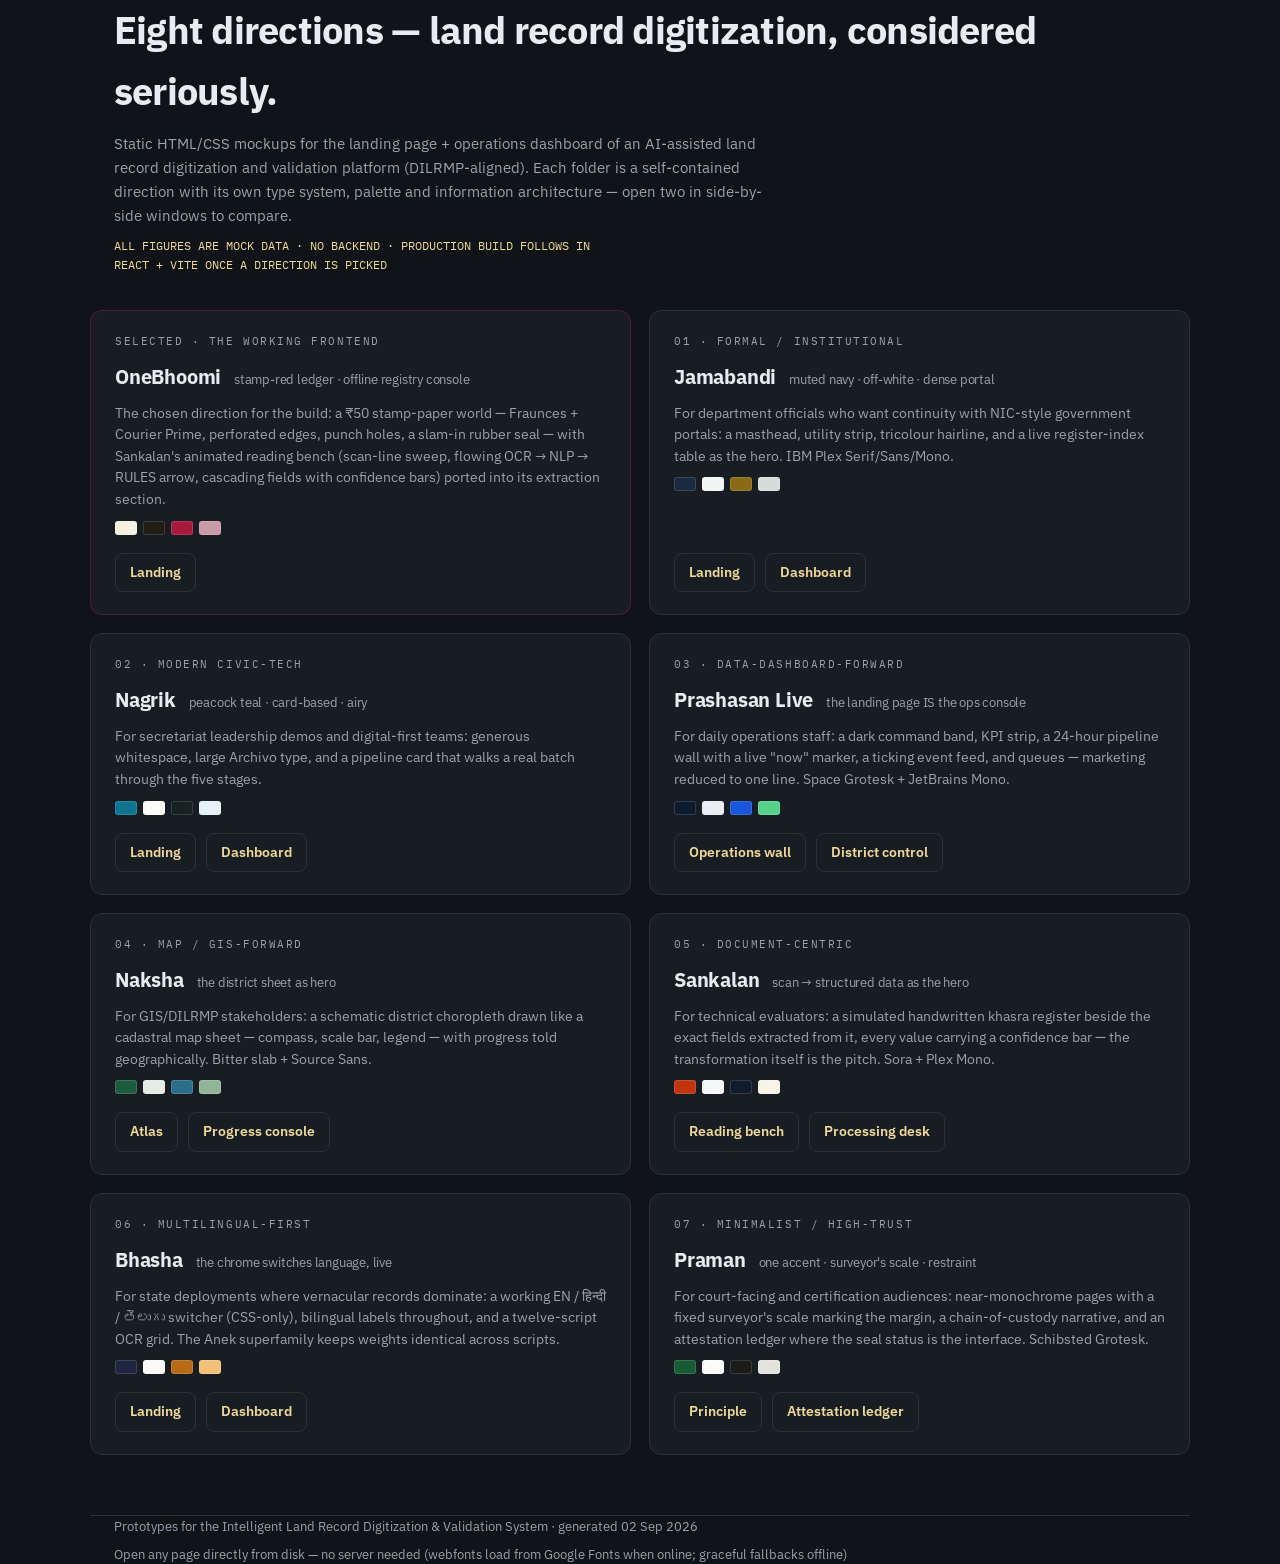
<file: prototypes/index.html>
<!doctype html>
<html lang="en">
<head>
<meta charset="utf-8">
<meta name="viewport" content="width=device-width, initial-scale=1">
<title>Prototypes — Land Record Digitization &amp; Validation System</title>
<link rel="preconnect" href="https://fonts.googleapis.com">
<link rel="preconnect" href="https://fonts.gstatic.com" crossorigin>
<link href="https://fonts.googleapis.com/css2?family=IBM+Plex+Mono:wght@400;600&family=IBM+Plex+Sans:wght@400;500;600&display=swap" rel="stylesheet">
<style>
  :root { --bg:#101318; --panel:#181d24; --ink:#e8ecf1; --muted:#98a2ae; --line:#2a313b; --gold:#f0d998; }
  * { box-sizing:border-box; }
  body { margin:0; font-family:"IBM Plex Sans","Segoe UI",system-ui,sans-serif; background:var(--bg); color:var(--ink); line-height:1.6; font-size:15px; }
  .wrap { max-width:1100px; margin:0 auto; padding:0 24px; }
  header { padding:52px 0 8px; }
  h1 { font-size:clamp(26px,3.4vw,38px); margin:0 0 10px; letter-spacing:-.02em; }
  header p { color:var(--muted); max-width:72ch; margin:0 0 8px; }
  header .hint { font-family:"IBM Plex Mono",monospace; font-size:12px; color:var(--gold); }
  .grid { display:grid; grid-template-columns:repeat(2,1fr); gap:18px; padding:28px 0 60px; }
  @media (max-width:820px){ .grid { grid-template-columns:1fr; } }
  .proto { background:var(--panel); border:1px solid var(--line); border-radius:12px; padding:22px 24px; display:flex; flex-direction:column; gap:10px; }
  .proto .num { font-family:"IBM Plex Mono",monospace; font-size:11px; color:var(--muted); letter-spacing:.14em; }
  .proto h2 { margin:0; font-size:20px; letter-spacing:-.01em; }
  .proto h2 small { font-weight:400; color:var(--muted); font-size:13px; margin-left:8px; }
  .proto .why { color:var(--muted); font-size:13.5px; margin:0; }
  .swatches { display:flex; gap:6px; }
  .swatches i { width:22px; height:14px; border-radius:3px; border:1px solid rgba(255,255,255,.14); }
  .links { margin-top:auto; display:flex; gap:10px; padding-top:8px; }
  .links a {
    font-size:13.5px; font-weight:600; text-decoration:none; color:var(--gold);
    border:1px solid var(--line); padding:8px 14px; border-radius:8px; transition:border-color .15s ease, background .15s ease;
  }
  .links a:hover { border-color:var(--gold); background:rgba(240,217,152,.08); }
  footer { border-top:1px solid var(--line); padding:18px 0 34px; color:var(--muted); font-size:12.5px; display:flex; justify-content:space-between; flex-wrap:wrap; gap:8px; }
  :focus-visible { outline:2px solid var(--gold); outline-offset:2px; }
</style>
<script>
(function () {
  if (!window.matchMedia("(prefers-reduced-motion: reduce)").matches) {
    document.documentElement.classList.add("motion-ready");
    setTimeout(function () {
      if (!window.__motionReady) document.documentElement.classList.remove("motion-ready");
    }, 1500);
  }
})();
</script>
<script src="motion.js" defer></script>
</head>
<body>
<header class="wrap">
  <h1>Eight directions — land record digitization, considered seriously.</h1>
  <p>Static HTML/CSS mockups for the landing page + operations dashboard of an AI-assisted land record digitization and validation platform (DILRMP-aligned). Each folder is a self-contained direction with its own type system, palette and information architecture — open two in side-by-side windows to compare.</p>
  <p class="hint">ALL FIGURES ARE MOCK DATA · NO BACKEND · PRODUCTION BUILD FOLLOWS IN REACT + VITE ONCE A DIRECTION IS PICKED</p>
</header>

<main class="wrap grid" data-stagger>

  <article class="proto" style="border-color:#a6193c66;">
    <span class="num">SELECTED · THE WORKING FRONTEND</span>
    <h2>OneBhoomi <small>stamp-red ledger · offline registry console</small></h2>
    <p class="why">The chosen direction for the build: a ₹50 stamp-paper world — Fraunces + Courier Prime, perforated edges, punch holes, a slam-in rubber seal — with Sankalan's animated reading bench (scan-line sweep, flowing OCR → NLP → RULES arrow, cascading fields with confidence bars) ported into its extraction section.</p>
    <div class="swatches" aria-hidden="true"><i style="background:#f6f0e1"></i><i style="background:#221d17"></i><i style="background:#a6193c"></i><i style="background:#c99aa8"></i></div>
    <div class="links"><a href="01-onebhoomi.html">Landing</a></div>
  </article>

  <article class="proto">
    <span class="num">01 · FORMAL / INSTITUTIONAL</span>
    <h2>Jamabandi <small>muted navy · off-white · dense portal</small></h2>
    <p class="why">For department officials who want continuity with NIC-style government portals: a masthead, utility strip, tricolour hairline, and a live register-index table as the hero. IBM Plex Serif/Sans/Mono.</p>
    <div class="swatches" aria-hidden="true"><i style="background:#1b2a41"></i><i style="background:#f3f5f4"></i><i style="background:#8a6a16"></i><i style="background:#d5dcd9"></i></div>
    <div class="links"><a href="01-jamabandi/index.html">Landing</a><a href="01-jamabandi/dashboard.html">Dashboard</a></div>
  </article>

  <article class="proto">
    <span class="num">02 · MODERN CIVIC-TECH</span>
    <h2>Nagrik <small>peacock teal · card-based · airy</small></h2>
    <p class="why">For secretariat leadership demos and digital-first teams: generous whitespace, large Archivo type, and a pipeline card that walks a real batch through the five stages.</p>
    <div class="swatches" aria-hidden="true"><i style="background:#0e7490"></i><i style="background:#faf9f6"></i><i style="background:#162321"></i><i style="background:#e5f2f5"></i></div>
    <div class="links"><a href="02-nagrik/index.html">Landing</a><a href="02-nagrik/dashboard.html">Dashboard</a></div>
  </article>

  <article class="proto">
    <span class="num">03 · DATA-DASHBOARD-FORWARD</span>
    <h2>Prashasan Live <small>the landing page IS the ops console</small></h2>
    <p class="why">For daily operations staff: a dark command band, KPI strip, a 24-hour pipeline wall with a live "now" marker, a ticking event feed, and queues — marketing reduced to one line. Space Grotesk + JetBrains Mono.</p>
    <div class="swatches" aria-hidden="true"><i style="background:#0c1b2e"></i><i style="background:#e9edf2"></i><i style="background:#1a56db"></i><i style="background:#55d18a"></i></div>
    <div class="links"><a href="03-prashasan/index.html">Operations wall</a><a href="03-prashasan/dashboard.html">District control</a></div>
  </article>

  <article class="proto">
    <span class="num">04 · MAP / GIS-FORWARD</span>
    <h2>Naksha <small>the district sheet as hero</small></h2>
    <p class="why">For GIS/DILRMP stakeholders: a schematic district choropleth drawn like a cadastral map sheet — compass, scale bar, legend — with progress told geographically. Bitter slab + Source Sans.</p>
    <div class="swatches" aria-hidden="true"><i style="background:#1e5b3e"></i><i style="background:#e8eae4"></i><i style="background:#2c6e8a"></i><i style="background:#94b49a"></i></div>
    <div class="links"><a href="04-naksha/index.html">Atlas</a><a href="04-naksha/dashboard.html">Progress console</a></div>
  </article>

  <article class="proto">
    <span class="num">05 · DOCUMENT-CENTRIC</span>
    <h2>Sankalan <small>scan → structured data as the hero</small></h2>
    <p class="why">For technical evaluators: a simulated handwritten khasra register beside the exact fields extracted from it, every value carrying a confidence bar — the transformation itself is the pitch. Sora + Plex Mono.</p>
    <div class="swatches" aria-hidden="true"><i style="background:#c2330f"></i><i style="background:#f6f7f8"></i><i style="background:#101c2c"></i><i style="background:#f9f4e8"></i></div>
    <div class="links"><a href="05-sankalan/index.html">Reading bench</a><a href="05-sankalan/dashboard.html">Processing desk</a></div>
  </article>

  <article class="proto">
    <span class="num">06 · MULTILINGUAL-FIRST</span>
    <h2>Bhasha <small>the chrome switches language, live</small></h2>
    <p class="why">For state deployments where vernacular records dominate: a working EN / हिन्दी / తెలుగు switcher (CSS-only), bilingual labels throughout, and a twelve-script OCR grid. The Anek superfamily keeps weights identical across scripts.</p>
    <div class="swatches" aria-hidden="true"><i style="background:#1f2440"></i><i style="background:#fbfaf6"></i><i style="background:#b96a14"></i><i style="background:#f2c078"></i></div>
    <div class="links"><a href="06-bhasha/index.html">Landing</a><a href="06-bhasha/dashboard.html">Dashboard</a></div>
  </article>

  <article class="proto">
    <span class="num">07 · MINIMALIST / HIGH-TRUST</span>
    <h2>Praman <small>one accent · surveyor's scale · restraint</small></h2>
    <p class="why">For court-facing and certification audiences: near-monochrome pages with a fixed surveyor's scale marking the margin, a chain-of-custody narrative, and an attestation ledger where the seal status is the interface. Schibsted Grotesk.</p>
    <div class="swatches" aria-hidden="true"><i style="background:#175b33"></i><i style="background:#fbfbfa"></i><i style="background:#1b1b18"></i><i style="background:#e3e3de"></i></div>
    <div class="links"><a href="07-praman/index.html">Principle</a><a href="07-praman/dashboard.html">Attestation ledger</a></div>
  </article>

</main>

<footer class="wrap">
  <span>Prototypes for the Intelligent Land Record Digitization &amp; Validation System · generated 02 Sep 2026</span>
  <span>Open any page directly from disk — no server needed (webfonts load from Google Fonts when online; graceful fallbacks offline)</span>
</footer>

</body>
</html>
</file>
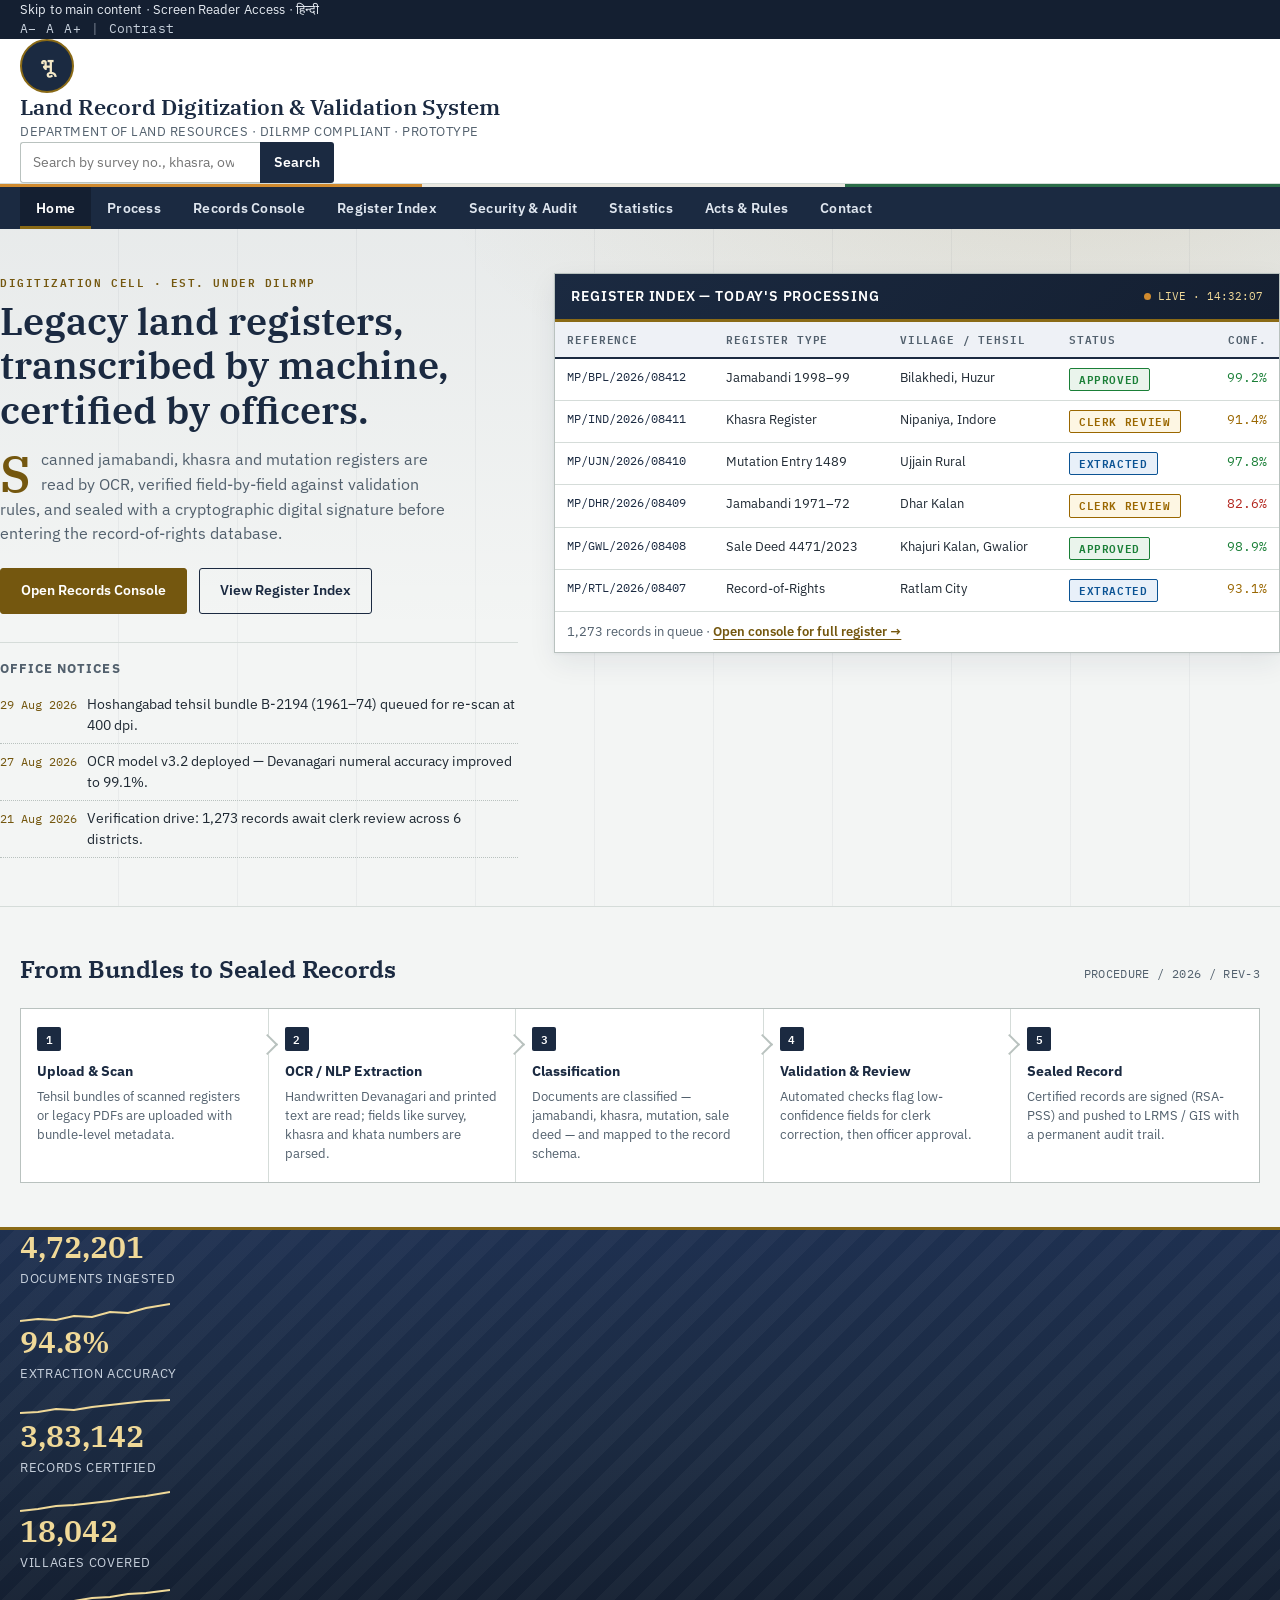
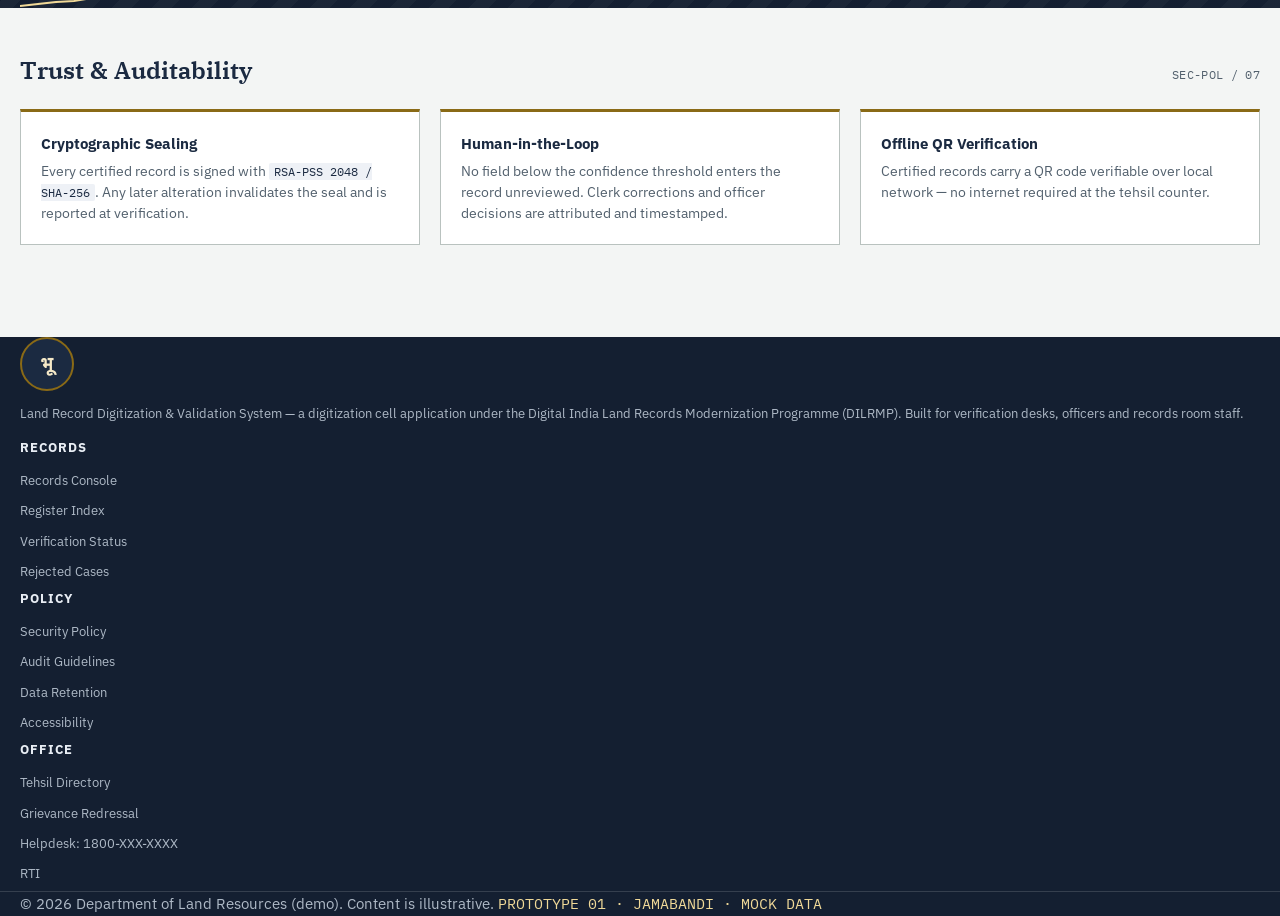
<file: prototypes/01-jamabandi/index.html>
<!doctype html>
<html lang="en">
<head>
<meta charset="utf-8">
<meta name="viewport" content="width=device-width, initial-scale=1">
<title>Jamabandi — Land Record Digitization &amp; Validation System</title>
<link rel="preconnect" href="https://fonts.googleapis.com">
<link rel="preconnect" href="https://fonts.gstatic.com" crossorigin>
<link href="https://fonts.googleapis.com/css2?family=IBM+Plex+Mono:wght@400;600&family=IBM+Plex+Sans:wght@400;500;600;700&family=IBM+Plex+Serif:wght@500;600&display=swap" rel="stylesheet">
<link rel="stylesheet" href="styles.css?v=3">
<script>
(function () {
  if (!window.matchMedia("(prefers-reduced-motion: reduce)").matches) {
    document.documentElement.classList.add("motion-ready");
    setTimeout(function () {
      if (!window.__motionReady) document.documentElement.classList.remove("motion-ready");
    }, 1500);
  }
})();
</script>
<script src="../motion.js" defer></script>
</head>
<body>
<a class="skip" href="#main">Skip to main content</a>

<div class="utility">
  <div class="wrap-wide">
    <div><a href="#main">Skip to main content</a> · <a href="#">Screen Reader Access</a> · <a href="#">हिन्दी</a></div>
    <div class="sizer" aria-label="Text size controls"><span aria-hidden="true">A−</span><span aria-hidden="true">A</span><span aria-hidden="true">A+</span><span style="opacity:.6">|</span><span>Contrast</span></div>
  </div>
</div>

<header class="masthead">
  <div class="wrap-wide">
    <div class="monogram" aria-hidden="true">भू</div>
    <div>
      <h1>Land Record Digitization &amp; Validation System</h1>
      <p class="sub">Department of Land Resources · DILRMP Compliant · Prototype</p>
    </div>
    <form class="search" role="search" aria-label="Search records">
      <input type="search" placeholder="Search by survey no., khasra, owner…">
      <button type="submit">Search</button>
    </form>
  </div>
</header>
<div class="tricolour" aria-hidden="true"></div>

<nav class="nav" aria-label="Primary">
  <div class="wrap-wide">
    <ul>
      <li><a href="#" aria-current="page">Home</a></li>
      <li><a href="#workflow">Process</a></li>
      <li><a href="dashboard.html">Records Console</a></li>
      <li><a href="#register">Register Index</a></li>
      <li><a href="#trust">Security &amp; Audit</a></li>
      <li><a href="#">Statistics</a></li>
      <li><a href="#">Acts &amp; Rules</a></li>
      <li><a href="#">Contact</a></li>
    </ul>
  </div>
</nav>

<main id="main">

  <section class="hero">
    <div class="wrap-wide hero-grid">
      <div>
        <p class="eyebrow">Digitization Cell · Est. under DILRMP</p>
        <h2>Legacy land registers, transcribed by machine, certified by officers.</h2>
        <p class="lede">Scanned jamabandi, khasra and mutation registers are read by OCR, verified field-by-field against validation rules, and sealed with a cryptographic digital signature before entering the record-of-rights database.</p>
        <div class="actions">
          <a class="btn btn-primary" href="dashboard.html">Open Records Console</a>
          <a class="btn btn-outline" href="#register">View Register Index</a>
        </div>
        <div class="notices">
          <h3>Office Notices</h3>
          <ul>
            <li><time datetime="2026-08-29">29 Aug 2026</time> Hoshangabad tehsil bundle B-2194 (1961–74) queued for re-scan at 400 dpi.</li>
            <li><time datetime="2026-08-27">27 Aug 2026</time> OCR model v3.2 deployed — Devanagari numeral accuracy improved to 99.1%.</li>
            <li><time datetime="2026-08-21">21 Aug 2026</time> Verification drive: 1,273 records await clerk review across 6 districts.</li>
          </ul>
        </div>
      </div>

      <div class="register" id="register">
        <div class="register-head">
          <h3>Register Index — Today's Processing</h3>
          <span class="live"><span class="live-dot" aria-hidden="true"></span>LIVE · 14:32:07</span>
        </div>
        <table>
          <thead>
            <tr><th scope="col">Reference</th><th scope="col">Register Type</th><th scope="col">Village / Tehsil</th><th scope="col">Status</th><th scope="col" style="text-align:right">Conf.</th></tr>
          </thead>
          <tbody>
            <tr>
              <td class="doc-id">MP/BPL/2026/08412</td><td>Jamabandi 1998–99</td><td>Bilakhedi, Huzur</td>
              <td><span class="chip chip-approved">Approved</span></td><td class="conf conf-hi num">99.2%</td>
            </tr>
            <tr>
              <td class="doc-id">MP/IND/2026/08411</td><td>Khasra Register</td><td>Nipaniya, Indore</td>
              <td><span class="chip chip-review">Clerk Review</span></td><td class="conf conf-md num">91.4%</td>
            </tr>
            <tr>
              <td class="doc-id">MP/UJN/2026/08410</td><td>Mutation Entry 1489</td><td>Ujjain Rural</td>
              <td><span class="chip chip-extracted">Extracted</span></td><td class="conf conf-hi num">97.8%</td>
            </tr>
            <tr>
              <td class="doc-id">MP/DHR/2026/08409</td><td>Jamabandi 1971–72</td><td>Dhar Kalan</td>
              <td><span class="chip chip-review">Clerk Review</span></td><td class="conf conf-lo num">82.6%</td>
            </tr>
            <tr>
              <td class="doc-id">MP/GWL/2026/08408</td><td>Sale Deed 4471/2023</td><td>Khajuri Kalan, Gwalior</td>
              <td><span class="chip chip-approved">Approved</span></td><td class="conf conf-hi num">98.9%</td>
            </tr>
            <tr>
              <td class="doc-id">MP/RTL/2026/08407</td><td>Record-of-Rights</td><td>Ratlam City</td>
              <td><span class="chip chip-extracted">Extracted</span></td><td class="conf conf-md num">93.1%</td>
            </tr>
          </tbody>
          <tfoot>
            <tr><td colspan="5">1,273 records in queue · <a href="dashboard.html">Open console for full register →</a></td></tr>
          </tfoot>
        </table>
      </div>
    </div>
  </section>

  <section class="section" id="workflow" aria-labelledby="workflow-h">
    <div class="wrap-wide">
      <div class="section-head">
        <h2 id="workflow-h">From Bundles to Sealed Records</h2>
        <span class="ref">PROCEDURE / 2026 / REV-3</span>
      </div>
      <div class="steps" data-stagger>
        <div class="step">
          <div class="n" aria-hidden="true">1</div>
          <h3>Upload &amp; Scan</h3>
          <p>Tehsil bundles of scanned registers or legacy PDFs are uploaded with bundle-level metadata.</p>
        </div>
        <div class="step">
          <div class="n" aria-hidden="true">2</div>
          <h3>OCR / NLP Extraction</h3>
          <p>Handwritten Devanagari and printed text are read; fields like survey, khasra and khata numbers are parsed.</p>
        </div>
        <div class="step">
          <div class="n" aria-hidden="true">3</div>
          <h3>Classification</h3>
          <p>Documents are classified — jamabandi, khasra, mutation, sale deed — and mapped to the record schema.</p>
        </div>
        <div class="step">
          <div class="n" aria-hidden="true">4</div>
          <h3>Validation &amp; Review</h3>
          <p>Automated checks flag low-confidence fields for clerk correction, then officer approval.</p>
        </div>
        <div class="step">
          <div class="n" aria-hidden="true">5</div>
          <h3>Sealed Record</h3>
          <p>Certified records are signed (RSA-PSS) and pushed to LRMS / GIS with a permanent audit trail.</p>
        </div>
      </div>
    </div>
  </section>

  <section class="stats-band" aria-label="Programme statistics">
    <div class="wrap-wide">
      <div class="stat">
        <div class="v" data-countup>4,82,140</div><div class="l">Documents Ingested</div>
        <svg class="spark" width="150" height="26" viewBox="0 0 150 26" aria-hidden="true"><polyline class="chart-line" points="0,22 18,20 36,21 54,17 72,18 90,13 108,14 126,9 150,5" fill="none" stroke="#f0d998" stroke-width="2"/></svg>
      </div>
      <div class="stat">
        <div class="v" data-countup>96.8%</div><div class="l">Extraction Accuracy</div>
        <svg class="spark" width="150" height="26" viewBox="0 0 150 26" aria-hidden="true"><polyline class="chart-line" points="0,20 18,19 36,16 54,17 72,14 90,12 108,10 126,8 150,7" fill="none" stroke="#f0d998" stroke-width="2"/></svg>
      </div>
      <div class="stat">
        <div class="v" data-countup>3,91,206</div><div class="l">Records Certified</div>
        <svg class="spark" width="150" height="26" viewBox="0 0 150 26" aria-hidden="true"><polyline class="chart-line" points="0,23 18,21 36,18 54,17 72,15 90,13 108,10 126,8 150,4" fill="none" stroke="#f0d998" stroke-width="2"/></svg>
      </div>
      <div class="stat">
        <div class="v" data-countup>18,422</div><div class="l">Villages Covered</div>
        <svg class="spark" width="150" height="26" viewBox="0 0 150 26" aria-hidden="true"><polyline class="chart-line" points="0,24 18,22 36,20 54,19 72,16 90,15 108,12 126,11 150,8" fill="none" stroke="#f0d998" stroke-width="2"/></svg>
      </div>
    </div>
  </section>

  <section class="section" id="trust" aria-labelledby="trust-h">
    <div class="wrap-wide">
      <div class="section-head">
        <h2 id="trust-h">Trust &amp; Auditability</h2>
        <span class="ref">SEC-POL / 07</span>
      </div>
      <div class="trust-grid" data-stagger>
        <div class="trust">
          <h3>Cryptographic Sealing</h3>
          <p>Every certified record is signed with <code>RSA-PSS 2048 / SHA-256</code>. Any later alteration invalidates the seal and is reported at verification.</p>
        </div>
        <div class="trust">
          <h3>Human-in-the-Loop</h3>
          <p>No field below the confidence threshold enters the record unreviewed. Clerk corrections and officer decisions are attributed and timestamped.</p>
        </div>
        <div class="trust">
          <h3>Offline QR Verification</h3>
          <p>Certified records carry a QR code verifiable over local network — no internet required at the tehsil counter.</p>
        </div>
      </div>
    </div>
  </section>

</main>

<footer class="footer">
  <div class="wrap-wide">
    <div class="about">
      <div class="monogram" aria-hidden="true">भू</div>
      <p>Land Record Digitization &amp; Validation System — a digitization cell application under the Digital India Land Records Modernization Programme (DILRMP). Built for verification desks, officers and records room staff.</p>
    </div>
    <div><h4>Records</h4><ul><li><a href="dashboard.html">Records Console</a></li><li><a href="#register">Register Index</a></li><li><a href="#">Verification Status</a></li><li><a href="#">Rejected Cases</a></li></ul></div>
    <div><h4>Policy</h4><ul><li><a href="#trust">Security Policy</a></li><li><a href="#">Audit Guidelines</a></li><li><a href="#">Data Retention</a></li><li><a href="#">Accessibility</a></li></ul></div>
    <div><h4>Office</h4><ul><li><a href="#">Tehsil Directory</a></li><li><a href="#">Grievance Redressal</a></li><li><a href="#">Helpdesk: 1800-XXX-XXXX</a></li><li><a href="#">RTI</a></li></ul></div>
  </div>
  <div class="footer-legal">
    <div class="wrap-wide">
      <span>© 2026 Department of Land Resources (demo). Content is illustrative.</span>
      <span class="demo-tag">PROTOTYPE 01 · JAMABANDI · MOCK DATA</span>
    </div>
  </div>
</footer>

</body>
</html>
</file>
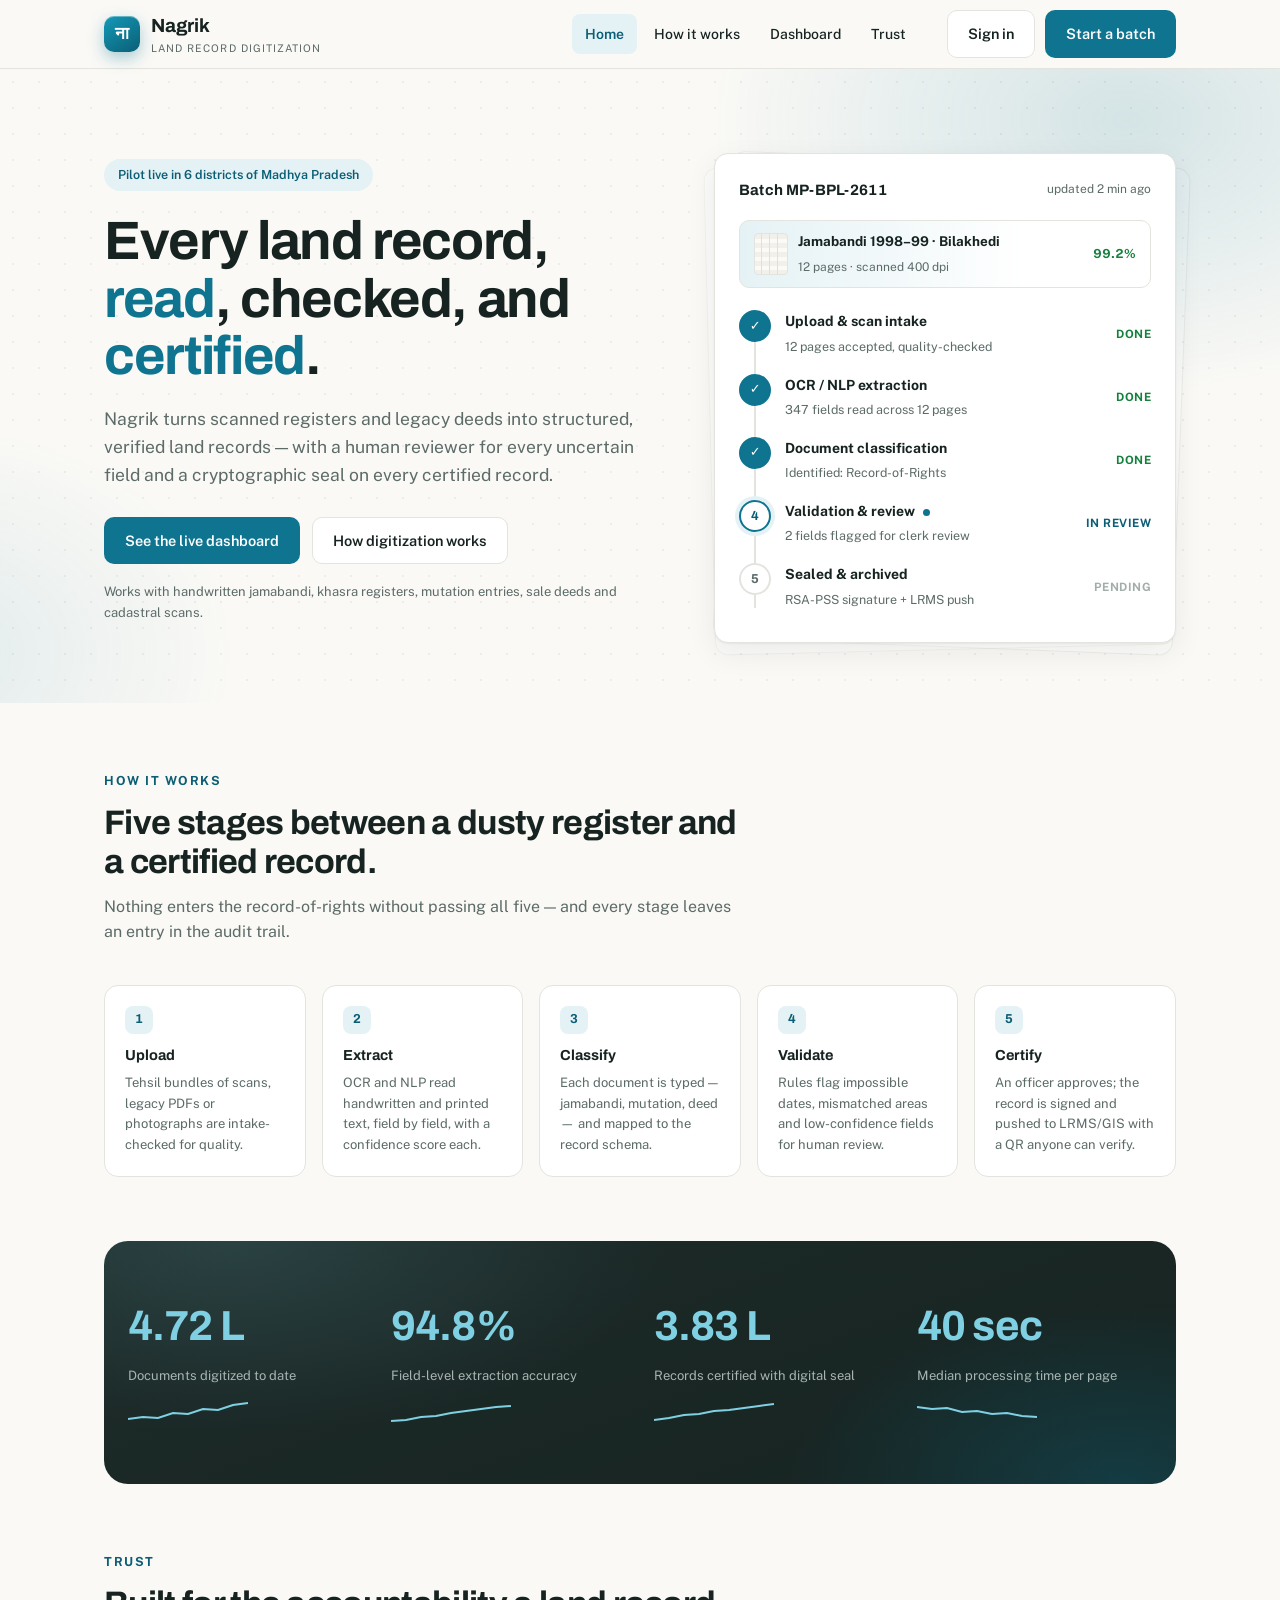
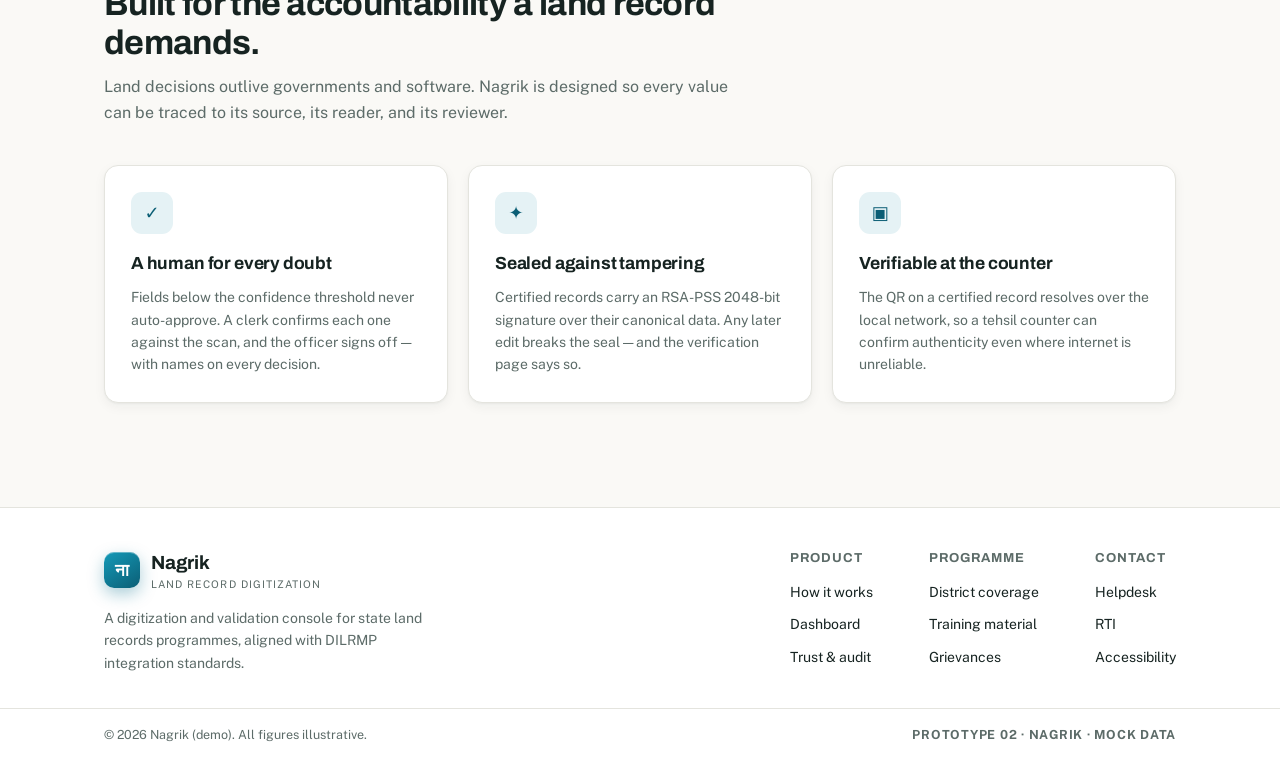
<file: prototypes/02-nagrik/index.html>
<!doctype html>
<html lang="en">
<head>
<meta charset="utf-8">
<meta name="viewport" content="width=device-width, initial-scale=1">
<title>Nagrik — Land records, digitized with care</title>
<link rel="preconnect" href="https://fonts.googleapis.com">
<link rel="preconnect" href="https://fonts.gstatic.com" crossorigin>
<link href="https://fonts.googleapis.com/css2?family=Archivo:wght@500;600;700&family=Public+Sans:wght@400;500;600;700&display=swap" rel="stylesheet">
<link rel="stylesheet" href="styles.css?v=2">
<script>
(function () {
  if (!window.matchMedia("(prefers-reduced-motion: reduce)").matches) {
    document.documentElement.classList.add("motion-ready");
    setTimeout(function () {
      if (!window.__motionReady) document.documentElement.classList.remove("motion-ready");
    }, 1500);
  }
})();
</script>
<script src="../motion.js" defer></script>
</head>
<body>
<a class="skip" href="#main">Skip to content</a>

<header class="site-head">
  <div class="wrap">
    <a class="brand" href="index.html">
      <span class="brand-mark" aria-hidden="true">ना</span>
      <span><b>Nagrik</b><small>Land Record Digitization</small></span>
    </a>
    <nav class="site-nav" aria-label="Primary">
      <a href="#" aria-current="page">Home</a>
      <a href="#how">How it works</a>
      <a href="dashboard.html">Dashboard</a>
      <a href="#trust">Trust</a>
    </nav>
    <div class="head-actions">
      <a class="btn btn-ghost" href="dashboard.html">Sign in</a>
      <a class="btn btn-primary" href="#how">Start a batch</a>
    </div>
  </div>
</header>

<main id="main">

  <section class="hero">
    <div class="wrap">
      <div>
        <span class="badge-line">Pilot live in 6 districts of Madhya Pradesh</span>
        <h1>Every land record, <em>read</em>, checked, and <em>certified</em>.</h1>
        <p class="lede">Nagrik turns scanned registers and legacy deeds into structured, verified land records — with a human reviewer for every uncertain field and a cryptographic seal on every certified record.</p>
        <div class="actions">
          <a class="btn btn-primary" href="dashboard.html">See the live dashboard</a>
          <a class="btn btn-ghost" href="#how">How digitization works</a>
        </div>
        <p class="fineprint">Works with handwritten jamabandi, khasra registers, mutation entries, sale deeds and cadastral scans.</p>
      </div>

      <aside class="pipeline" aria-label="Live pipeline example">
        <div class="pipeline-head"><h2>Batch MP-BPL-2611</h2><span>updated 2 min ago</span></div>
        <div class="doc-chip">
          <span class="thumb" aria-hidden="true"></span>
          <span><b>Jamabandi 1998–99 · Bilakhedi</b><small>12 pages · scanned 400 dpi</small></span>
          <span class="conf">99.2%</span>
        </div>
        <ol class="stages">
          <li class="done"><span class="dot" aria-hidden="true">✓</span><span><b>Upload &amp; scan intake</b><small>12 pages accepted, quality-checked</small></span><span class="state ok">Done</span></li>
          <li class="done"><span class="dot" aria-hidden="true">✓</span><span><b>OCR / NLP extraction</b><small>347 fields read across 12 pages</small></span><span class="state ok">Done</span></li>
          <li class="done"><span class="dot" aria-hidden="true">✓</span><span><b>Document classification</b><small>Identified: Record-of-Rights</small></span><span class="state ok">Done</span></li>
          <li class="active"><span class="dot" aria-hidden="true">4</span><span><b>Validation &amp; review</b><small>2 fields flagged for clerk review</small></span><span class="state now">In review</span></li>
          <li><span class="dot" aria-hidden="true">5</span><span><b>Sealed &amp; archived</b><small>RSA-PSS signature + LRMS push</small></span><span class="state later">Pending</span></li>
        </ol>
      </aside>
    </div>
  </section>

  <section class="section" id="how" aria-labelledby="how-h">
    <div class="wrap">
      <div class="section-head">
        <span class="kicker">How it works</span>
        <h2 id="how-h">Five stages between a dusty register and a certified record.</h2>
        <p>Nothing enters the record-of-rights without passing all five — and every stage leaves an entry in the audit trail.</p>
      </div>
      <div class="flow-grid" data-stagger>
        <div class="flow-card"><span class="flow-num">1</span><b>Upload</b><p>Tehsil bundles of scans, legacy PDFs or photographs are intake-checked for quality.</p></div>
        <div class="flow-card"><span class="flow-num">2</span><b>Extract</b><p>OCR and NLP read handwritten and printed text, field by field, with a confidence score each.</p></div>
        <div class="flow-card"><span class="flow-num">3</span><b>Classify</b><p>Each document is typed — jamabandi, mutation, deed — and mapped to the record schema.</p></div>
        <div class="flow-card"><span class="flow-num">4</span><b>Validate</b><p>Rules flag impossible dates, mismatched areas and low-confidence fields for human review.</p></div>
        <div class="flow-card"><span class="flow-num">5</span><b>Certify</b><p>An officer approves; the record is signed and pushed to LRMS/GIS with a QR anyone can verify.</p></div>
      </div>
    </div>
  </section>

  <section aria-label="Programme in numbers">
    <div class="wrap">
      <div class="metrics">
        <div class="wrap">
          <div class="metric">
            <div class="v" data-countup>4.82 L</div>
            <div class="l">Documents digitized to date</div>
            <svg width="120" height="26" viewBox="0 0 120 26" aria-hidden="true"><polyline class="chart-line" points="0,20 15,18 30,19 45,14 60,15 75,10 90,11 105,6 120,4" fill="none" stroke="#7fd0e3" stroke-width="2"/></svg>
          </div>
          <div class="metric">
            <div class="v" data-countup>96.8%</div>
            <div class="l">Field-level extraction accuracy</div>
            <svg width="120" height="26" viewBox="0 0 120 26" aria-hidden="true"><polyline class="chart-line" points="0,22 15,21 30,18 45,17 60,14 75,12 90,10 105,8 120,7" fill="none" stroke="#7fd0e3" stroke-width="2"/></svg>
          </div>
          <div class="metric">
            <div class="v" data-countup>3.91 L</div>
            <div class="l">Records certified with digital seal</div>
            <svg width="120" height="26" viewBox="0 0 120 26" aria-hidden="true"><polyline class="chart-line" points="0,21 15,19 30,16 45,15 60,12 75,11 90,9 105,7 120,5" fill="none" stroke="#7fd0e3" stroke-width="2"/></svg>
          </div>
          <div class="metric">
            <div class="v" data-countup>41 sec</div>
            <div class="l">Median processing time per page</div>
            <svg width="120" height="26" viewBox="0 0 120 26" aria-hidden="true"><polyline class="chart-line" points="0,8 15,10 30,9 45,13 60,12 75,15 90,14 105,17 120,18" fill="none" stroke="#7fd0e3" stroke-width="2"/></svg>
          </div>
        </div>
      </div>
    </div>
  </section>

  <section class="section" id="trust" aria-labelledby="trust-h">
    <div class="wrap">
      <div class="section-head">
        <span class="kicker">Trust</span>
        <h2 id="trust-h">Built for the accountability a land record demands.</h2>
        <p>Land decisions outlive governments and software. Nagrik is designed so every value can be traced to its source, its reader, and its reviewer.</p>
      </div>
      <div class="card-grid" data-stagger>
        <article class="card">
          <div class="glyph" aria-hidden="true">✓</div>
          <h3>A human for every doubt</h3>
          <p>Fields below the confidence threshold never auto-approve. A clerk confirms each one against the scan, and the officer signs off — with names on every decision.</p>
        </article>
        <article class="card">
          <div class="glyph" aria-hidden="true">✦</div>
          <h3>Sealed against tampering</h3>
          <p>Certified records carry an RSA-PSS 2048-bit signature over their canonical data. Any later edit breaks the seal — and the verification page says so.</p>
        </article>
        <article class="card">
          <div class="glyph" aria-hidden="true">▣</div>
          <h3>Verifiable at the counter</h3>
          <p>The QR on a certified record resolves over the local network, so a tehsil counter can confirm authenticity even where internet is unreliable.</p>
        </article>
      </div>
    </div>
  </section>

</main>

<footer class="site-foot">
  <div class="wrap">
    <div>
      <a class="brand" href="index.html">
        <span class="brand-mark" aria-hidden="true">ना</span>
        <span><b>Nagrik</b><small>Land Record Digitization</small></span>
      </a>
      <p style="color:var(--muted); font-size:14px; max-width:38ch; margin-top:14px;">A digitization and validation console for state land records programmes, aligned with DILRMP integration standards.</p>
    </div>
    <div class="cols">
      <div><h4>Product</h4><ul><li><a href="#how">How it works</a></li><li><a href="dashboard.html">Dashboard</a></li><li><a href="#trust">Trust &amp; audit</a></li></ul></div>
      <div><h4>Programme</h4><ul><li><a href="#">District coverage</a></li><li><a href="#">Training material</a></li><li><a href="#">Grievances</a></li></ul></div>
      <div><h4>Contact</h4><ul><li><a href="#">Helpdesk</a></li><li><a href="#">RTI</a></li><li><a href="#">Accessibility</a></li></ul></div>
    </div>
  </div>
  <div class="foot-legal">
    <div class="wrap">
      <span>© 2026 Nagrik (demo). All figures illustrative.</span>
      <span class="demo-tag">PROTOTYPE 02 · NAGRIK · MOCK DATA</span>
    </div>
  </div>
</footer>

</body>
</html>
</file>
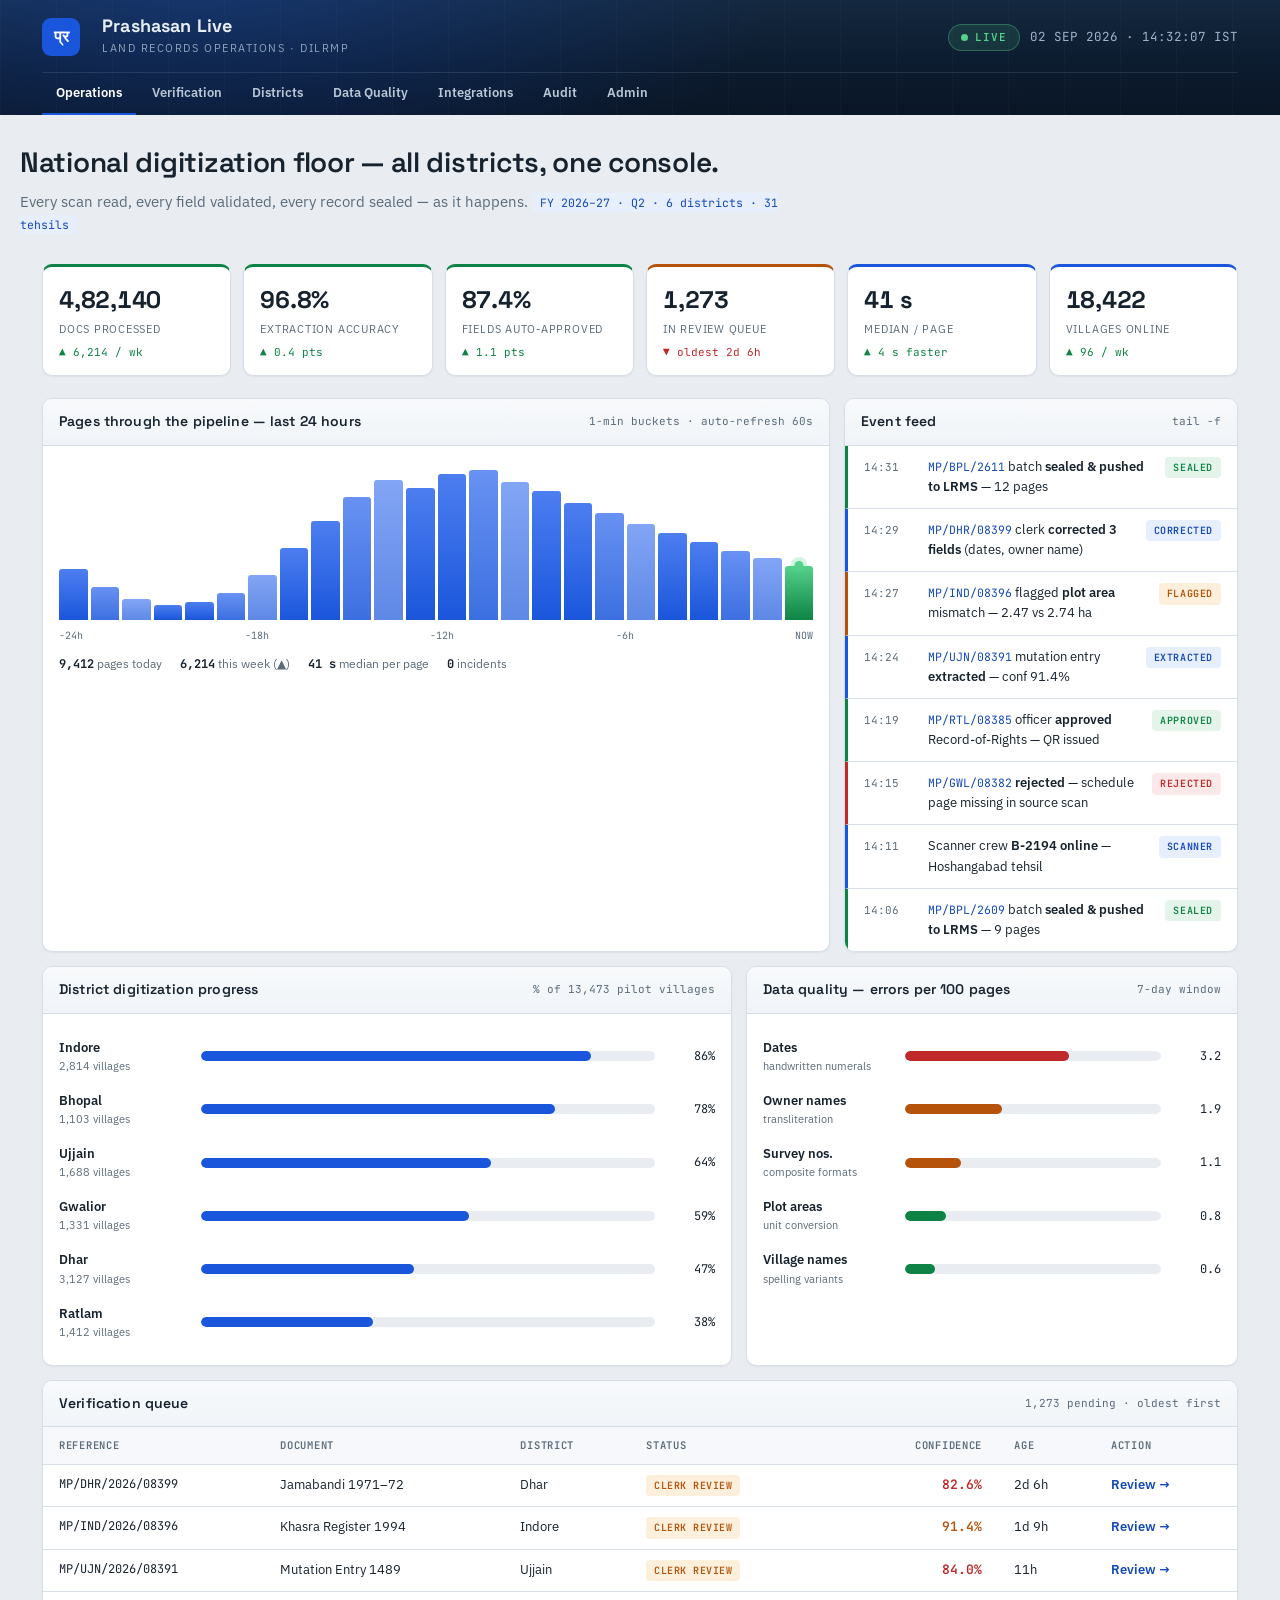
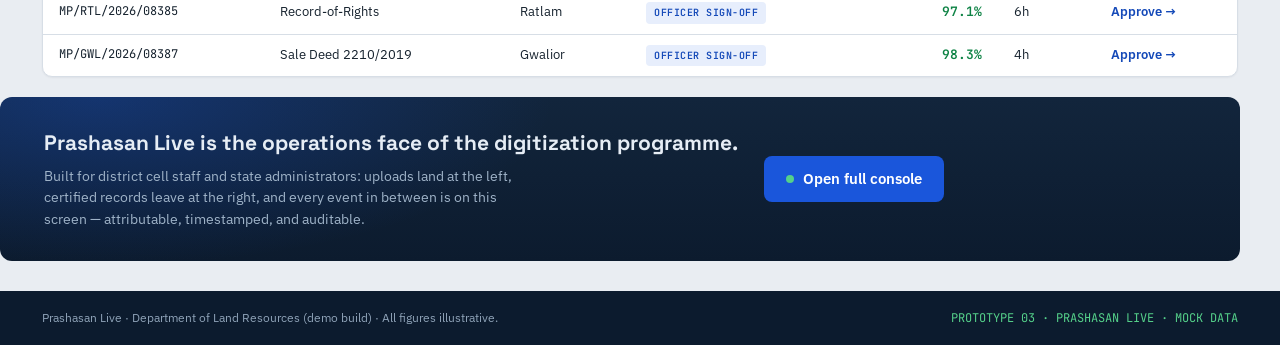
<file: prototypes/03-prashasan/index.html>
<!doctype html>
<html lang="en">
<head>
<meta charset="utf-8">
<meta name="viewport" content="width=device-width, initial-scale=1">
<title>Prashasan Live — National Land Records Operations</title>
<link rel="preconnect" href="https://fonts.googleapis.com">
<link rel="preconnect" href="https://fonts.gstatic.com" crossorigin>
<link href="https://fonts.googleapis.com/css2?family=IBM+Plex+Sans:wght@400;500;600&family=JetBrains+Mono:wght@400;600&family=Space+Grotesk:wght@500;600;700&display=swap" rel="stylesheet">
<link rel="stylesheet" href="styles.css?v=3">
<script>
(function () {
  if (!window.matchMedia("(prefers-reduced-motion: reduce)").matches) {
    document.documentElement.classList.add("motion-ready");
    setTimeout(function () {
      if (!window.__motionReady) document.documentElement.classList.remove("motion-ready");
    }, 1500);
  }
})();
</script>
<script src="../motion.js" defer></script>
</head>
<body>
<a class="skip" href="#main">Skip to console</a>

<header class="band">
  <div class="wrap">
    <div class="band-top">
      <span class="sigil" aria-hidden="true">प्र</span>
      <div class="wordmark"><b>Prashasan Live</b><small>Land Records Operations · DILRMP</small></div>
      <div class="band-clock">
        <span class="live-pill"><i aria-hidden="true"></i>LIVE</span>
        <span>02 SEP 2026 · 14:32:07 IST</span>
      </div>
    </div>
    <nav class="band-links" aria-label="Primary">
      <a href="#" aria-current="page">Operations</a>
      <a href="#queue">Verification</a>
      <a href="#districts">Districts</a>
      <a href="#errors">Data Quality</a>
      <a href="#">Integrations</a>
      <a href="#">Audit</a>
      <a href="#">Admin</a>
    </nav>
  </div>
</header>

<main id="main">
  <div class="wrap mission">
    <h1>National digitization floor — all districts, one console.</h1>
    <p>Every scan read, every field validated, every record sealed — as it happens. <span class="mono-ref">FY 2026–27 · Q2 · 6 districts · 31 tehsils</span></p>
  </div>

  <section class="wrap" aria-label="Key indicators">
    <div class="kpi-strip" data-stagger>
      <div class="kpi"><div class="v" data-countup>4,82,140</div><div class="l">Docs processed</div><div class="d up">▲ 6,214 / wk</div></div>
      <div class="kpi"><div class="v" data-countup>96.8%</div><div class="l">Extraction accuracy</div><div class="d up">▲ 0.4 pts</div></div>
      <div class="kpi"><div class="v" data-countup>87.4%</div><div class="l">Fields auto-approved</div><div class="d up">▲ 1.1 pts</div></div>
      <div class="kpi"><div class="v" data-countup>1,273</div><div class="l">In review queue</div><div class="d down">▼ oldest 2d 6h</div></div>
      <div class="kpi"><div class="v" data-countup>41 s</div><div class="l">Median / page</div><div class="d up">▲ 4 s faster</div></div>
      <div class="kpi"><div class="v" data-countup>18,422</div><div class="l">Villages online</div><div class="d up">▲ 96 / wk</div></div>
    </div>
  </section>

  <section class="wrap grid grid-main" id="live" aria-labelledby="live-h">
    <div class="panel">
      <div class="panel-head"><h2 id="live-h">Pages through the pipeline — last 24 hours</h2><span class="meta">1-min buckets · auto-refresh 60s</span></div>
      <div class="panel-body">
        <div class="wall-hours" role="img" aria-label="Bar wall of pages processed per hour over 24 hours, tallest in the morning, currently processing now">
          <span style="height:34%"></span><span style="height:22%"></span><span style="height:14%"></span><span style="height:10%"></span>
          <span style="height:12%"></span><span style="height:18%"></span><span style="height:30%"></span><span style="height:48%"></span>
          <span style="height:66%"></span><span style="height:82%"></span><span style="height:93%"></span><span style="height:88%"></span>
          <span style="height:97%"></span><span style="height:100%"></span><span style="height:92%"></span><span style="height:86%"></span>
          <span style="height:78%"></span><span style="height:71%"></span><span style="height:64%"></span><span style="height:58%"></span>
          <span style="height:52%"></span><span style="height:46%"></span><span style="height:41%"></span><span style="height:36%" class="now"></span>
        </div>
        <div class="wall-axis"><span>−24h</span><span>−18h</span><span>−12h</span><span>−6h</span><span>NOW</span></div>
        <div class="wall-caption">
          <span><b>9,412</b> pages today</span>
          <span><b>6,214</b> this week (▲)</span>
          <span><b>41 s</b> median per page</span>
          <span><b>0</b> incidents</span>
        </div>
      </div>
    </div>

    <div class="panel">
      <div class="panel-head"><h2>Event feed</h2><span class="meta">tail -f</span></div>
      <ul class="feed" data-stagger>
        <li><time>14:31</time><span class="txt"><span class="ref">MP/BPL/2611</span> batch <b>sealed &amp; pushed to LRMS</b> — 12 pages</span><span class="tag ok">Sealed</span></li>
        <li><time>14:29</time><span class="txt"><span class="ref">MP/DHR/08399</span> clerk <b>corrected 3 fields</b> (dates, owner name)</span><span class="tag info">Corrected</span></li>
        <li><time>14:27</time><span class="txt"><span class="ref">MP/IND/08396</span> flagged <b>plot area</b> mismatch — 2.47 vs 2.74 ha</span><span class="tag warn">Flagged</span></li>
        <li><time>14:24</time><span class="txt"><span class="ref">MP/UJN/08391</span> mutation entry <b>extracted</b> — conf 91.4%</span><span class="tag info">Extracted</span></li>
        <li><time>14:19</time><span class="txt"><span class="ref">MP/RTL/08385</span> officer <b>approved</b> Record-of-Rights — QR issued</span><span class="tag ok">Approved</span></li>
        <li><time>14:15</time><span class="txt"><span class="ref">MP/GWL/08382</span> <b>rejected</b> — schedule page missing in source scan</span><span class="tag fail">Rejected</span></li>
        <li><time>14:11</time><span class="txt">Scanner crew <b>B-2194 online</b> — Hoshangabad tehsil</span><span class="tag info">Scanner</span></li>
        <li><time>14:06</time><span class="txt"><span class="ref">MP/BPL/2609</span> batch <b>sealed &amp; pushed to LRMS</b> — 9 pages</span><span class="tag ok">Sealed</span></li>
      </ul>
    </div>
  </section>

  <section class="wrap grid grid-two" id="districts" aria-labelledby="dist-h">
    <div class="panel">
      <div class="panel-head"><h2 id="dist-h">District digitization progress</h2><span class="meta">% of 13,473 pilot villages</span></div>
      <div class="panel-body">
        <div class="brow"><div class="nm">Indore<small>2,814 villages</small></div><div class="track"><div class="fill" style="width:86%"></div></div><div class="pct">86%</div></div>
        <div class="brow"><div class="nm">Bhopal<small>1,103 villages</small></div><div class="track"><div class="fill" style="width:78%"></div></div><div class="pct">78%</div></div>
        <div class="brow"><div class="nm">Ujjain<small>1,688 villages</small></div><div class="track"><div class="fill" style="width:64%"></div></div><div class="pct">64%</div></div>
        <div class="brow"><div class="nm">Gwalior<small>1,331 villages</small></div><div class="track"><div class="fill" style="width:59%"></div></div><div class="pct">59%</div></div>
        <div class="brow"><div class="nm">Dhar<small>3,127 villages</small></div><div class="track"><div class="fill" style="width:47%"></div></div><div class="pct">47%</div></div>
        <div class="brow"><div class="nm">Ratlam<small>1,412 villages</small></div><div class="track"><div class="fill" style="width:38%"></div></div><div class="pct">38%</div></div>
      </div>
    </div>

    <div class="panel" id="errors">
      <div class="panel-head"><h2>Data quality — errors per 100 pages</h2><span class="meta">7-day window</span></div>
      <div class="panel-body">
        <div class="brow"><div class="nm">Dates<small>handwritten numerals</small></div><div class="track"><div class="fill" style="width:64%; background:#c02929"></div></div><div class="pct">3.2</div></div>
        <div class="brow"><div class="nm">Owner names<small>transliteration</small></div><div class="track"><div class="fill" style="width:38%; background:#b45309"></div></div><div class="pct">1.9</div></div>
        <div class="brow"><div class="nm">Survey nos.<small>composite formats</small></div><div class="track"><div class="fill" style="width:22%; background:#b45309"></div></div><div class="pct">1.1</div></div>
        <div class="brow"><div class="nm">Plot areas<small>unit conversion</small></div><div class="track"><div class="fill" style="width:16%; background:#0e8345"></div></div><div class="pct">0.8</div></div>
        <div class="brow"><div class="nm">Village names<small>spelling variants</small></div><div class="track"><div class="fill" style="width:12%; background:#0e8345"></div></div><div class="pct">0.6</div></div>
      </div>
    </div>
  </section>

  <section class="wrap" id="queue" aria-labelledby="q-h" style="margin-bottom:6px;">
    <div class="panel">
      <div class="panel-head"><h2 id="q-h">Verification queue</h2><span class="meta">1,273 pending · oldest first</span></div>
      <div class="panel-body tight">
        <table class="data">
          <thead><tr><th scope="col">Reference</th><th scope="col">Document</th><th scope="col">District</th><th scope="col">Status</th><th scope="col" style="text-align:right">Confidence</th><th scope="col">Age</th><th scope="col">Action</th></tr></thead>
          <tbody data-stagger>
            <tr><td class="mono">MP/DHR/2026/08399</td><td>Jamabandi 1971–72</td><td>Dhar</td><td><span class="status-chip sc-review">Clerk review</span></td><td class="num"><span class="conf-lo">82.6%</span></td><td>2d 6h</td><td><a href="#">Review →</a></td></tr>
            <tr><td class="mono">MP/IND/2026/08396</td><td>Khasra Register 1994</td><td>Indore</td><td><span class="status-chip sc-review">Clerk review</span></td><td class="num"><span class="conf-md">91.4%</span></td><td>1d 9h</td><td><a href="#">Review →</a></td></tr>
            <tr><td class="mono">MP/UJN/2026/08391</td><td>Mutation Entry 1489</td><td>Ujjain</td><td><span class="status-chip sc-review">Clerk review</span></td><td class="num"><span class="conf-lo">84.0%</span></td><td>11h</td><td><a href="#">Review →</a></td></tr>
            <tr><td class="mono">MP/RTL/2026/08385</td><td>Record-of-Rights</td><td>Ratlam</td><td><span class="status-chip sc-extracted">Officer sign-off</span></td><td class="num"><span class="conf-hi">97.1%</span></td><td>6h</td><td><a href="#">Approve →</a></td></tr>
            <tr><td class="mono">MP/GWL/2026/08387</td><td>Sale Deed 2210/2019</td><td>Gwalior</td><td><span class="status-chip sc-extracted">Officer sign-off</span></td><td class="num"><span class="conf-hi">98.3%</span></td><td>4h</td><td><a href="#">Approve →</a></td></tr>
          </tbody>
        </table>
      </div>
    </div>
  </section>

  <section class="wrap cta" aria-label="About the programme">
    <div class="wrap">
      <div>
        <h2>Prashasan Live is the operations face of the digitization programme.</h2>
        <p>Built for district cell staff and state administrators: uploads land at the left, certified records leave at the right, and every event in between is on this screen — attributable, timestamped, and auditable.</p>
      </div>
      <a class="btn-live" href="dashboard.html"><i aria-hidden="true"></i>Open full console</a>
    </div>
  </section>
</main>

<footer class="foot">
  <div class="wrap">
    <span>Prashasan Live · Department of Land Resources (demo build) · All figures illustrative.</span>
    <span class="demo-tag">PROTOTYPE 03 · PRASHASAN LIVE · MOCK DATA</span>
  </div>
</footer>

</body>
</html>
</file>
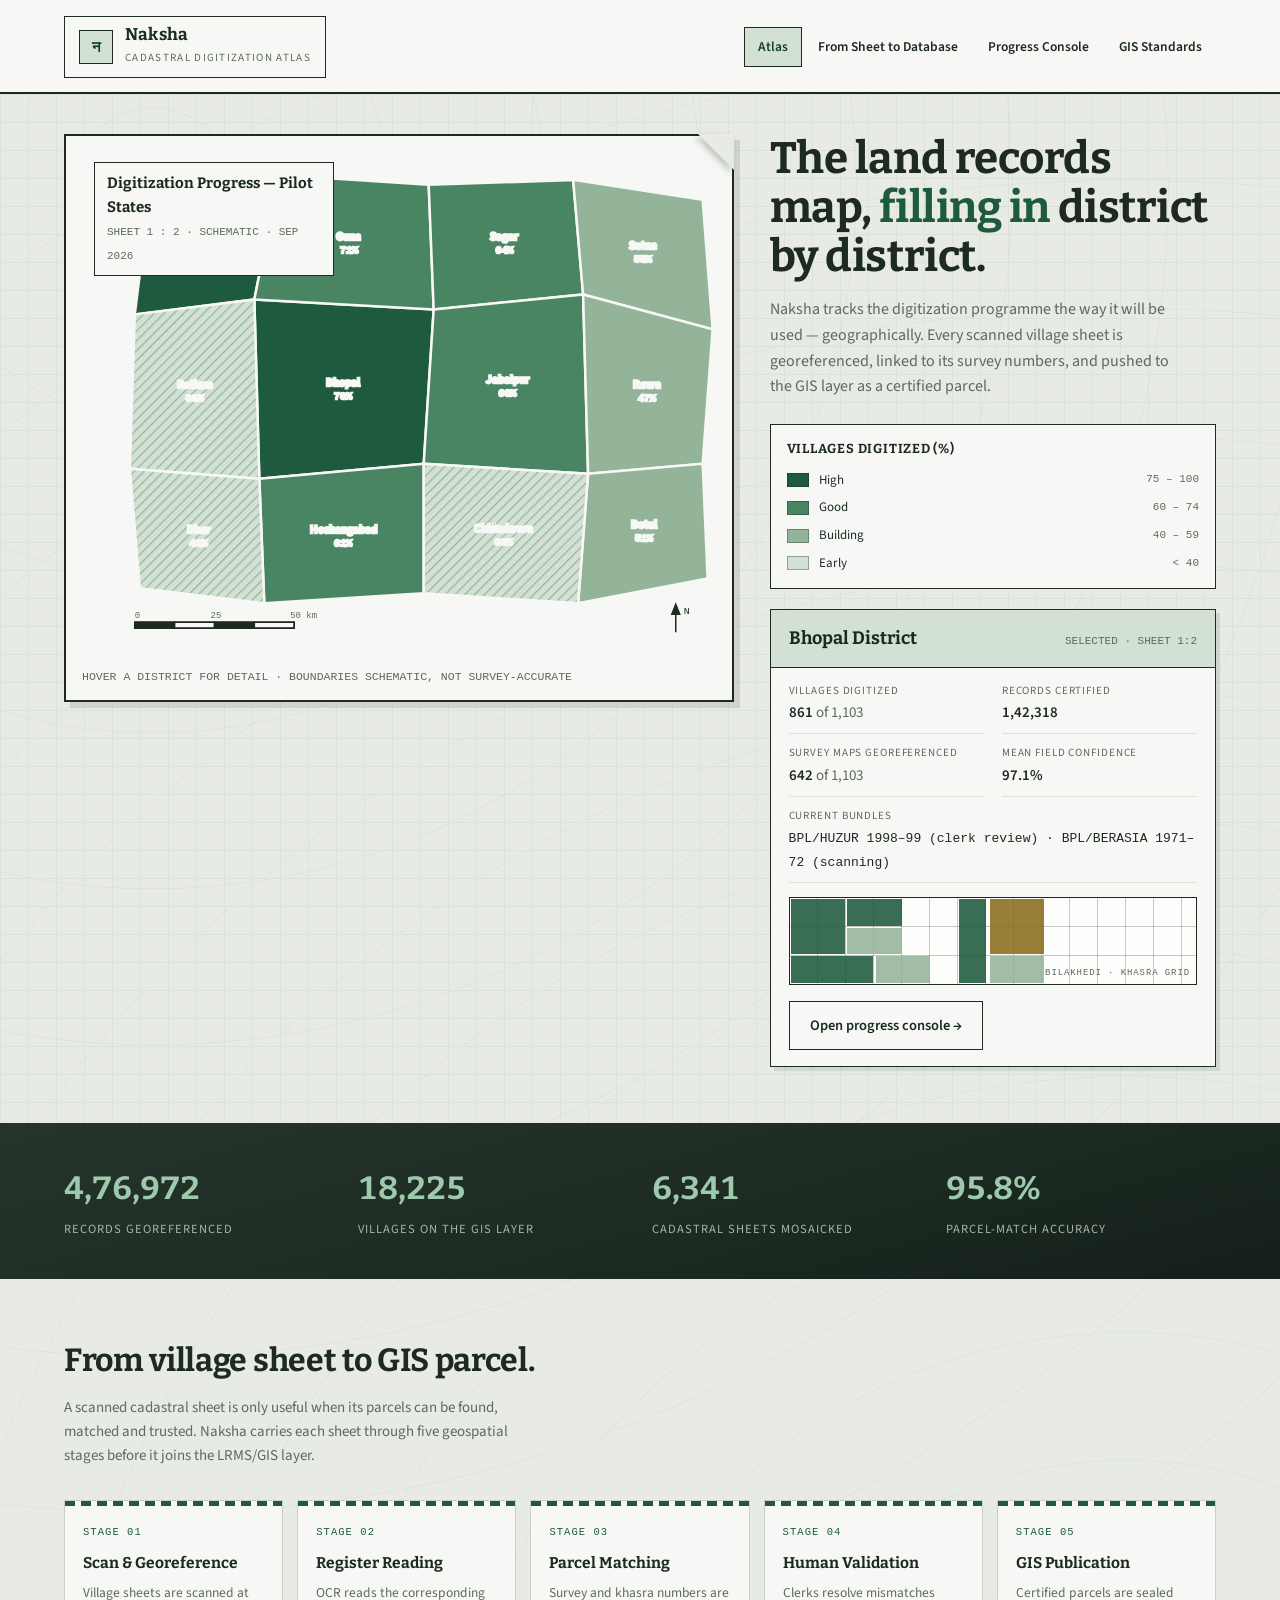
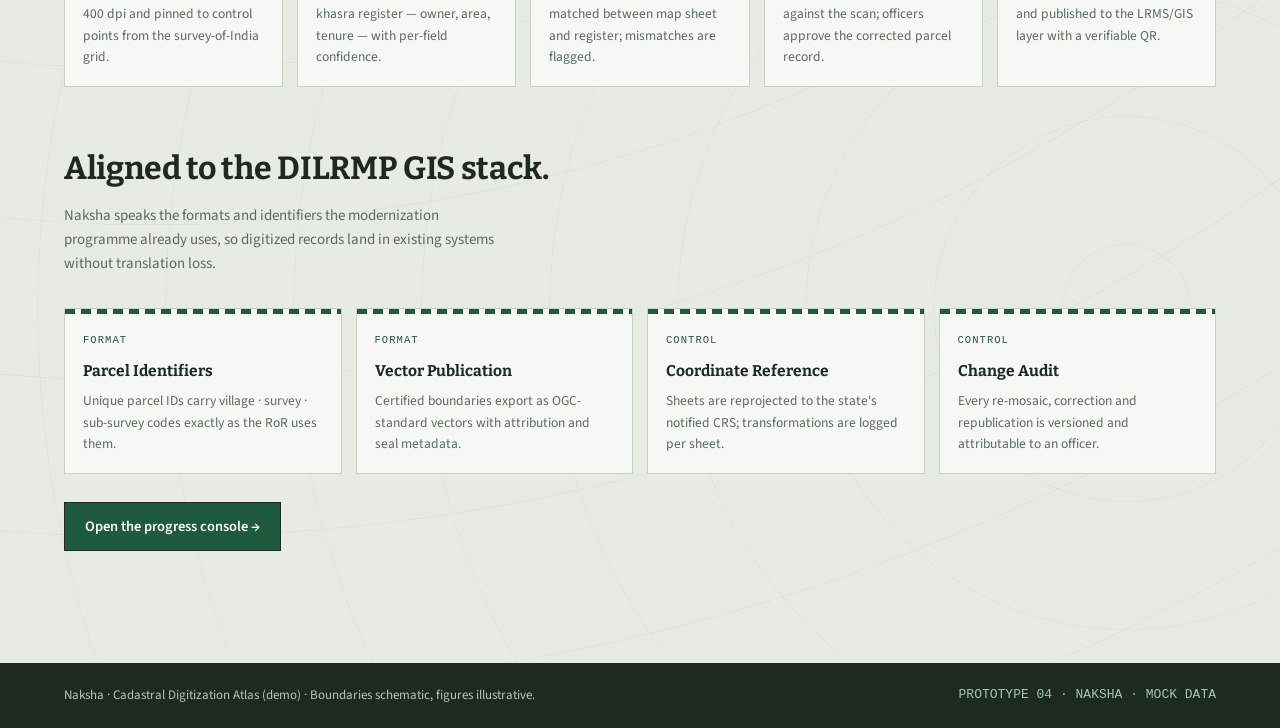
<file: prototypes/04-naksha/index.html>
<!doctype html>
<html lang="en">
<head>
<meta charset="utf-8">
<meta name="viewport" content="width=device-width, initial-scale=1">
<title>Naksha — District Atlas of Land Record Digitization</title>
<link rel="preconnect" href="https://fonts.googleapis.com">
<link rel="preconnect" href="https://fonts.gstatic.com" crossorigin>
<link href="https://fonts.googleapis.com/css2?family=Bitter:wght@500;600;700&family=Source+Sans+3:wght@400;600;700&display=swap" rel="stylesheet">
<link rel="stylesheet" href="styles.css?v=3">
<script>
(function () {
  if (!window.matchMedia("(prefers-reduced-motion: reduce)").matches) {
    document.documentElement.classList.add("motion-ready");
    setTimeout(function () {
      if (!window.__motionReady) document.documentElement.classList.remove("motion-ready");
    }, 1500);
  }
})();
</script>
<script src="../motion.js" defer></script>
</head>
<body>
<a class="skip" href="#main">Skip to map</a>

<header class="sheet-head">
  <div class="wrap">
    <div class="cartouche">
      <span class="mark" aria-hidden="true">न</span>
      <span><b>Naksha</b><small>Cadastral Digitization Atlas</small></span>
    </div>
    <nav aria-label="Primary">
      <a href="#" aria-current="page">Atlas</a>
      <a href="#parcels">From Sheet to Database</a>
      <a href="dashboard.html">Progress Console</a>
      <a href="#standards">GIS Standards</a>
    </nav>
  </div>
</header>

<main id="main">

  <section class="hero gridded" aria-labelledby="hero-h">
    <div class="wrap hero-grid">

      <figure class="map-sheet" style="margin:0;">
        <div class="map-fold" aria-hidden="true"></div>
        <figcaption class="sheet-title">
          <b>Digitization Progress — Pilot States</b>
          <small>SHEET 1 : 2 · SCHEMATIC · SEP 2026</small>
        </figcaption>
        <svg viewBox="0 0 640 510" role="img" aria-label="Schematic choropleth of twelve districts. Bhopal 78 and Gwalior 86 percent complete in dark green; Guna 71, Sagar 64, Jabalpur 68 and Hoshangabad 61 in mid green; Satna 55, Rewa 47, Dhar 42, Betul 51 pale; Ratlam 38 and Chhindwara 33 lowest, shown hatched as early-stage.">
          <defs>
            <pattern id="hatch" width="7" height="7" patternTransform="rotate(45)" patternUnits="userSpaceOnUse">
              <rect width="7" height="7" fill="#d3e0d4"/>
              <line x1="0" y1="0" x2="0" y2="7" stroke="#94b49a" stroke-width="2.4"/>
            </pattern>
          </defs>
          <!-- high ≥75 -->
          <g class="district" role="img" aria-label="Gwalior — 86% · 2,814 villages digitized" data-tip="Gwalior — 86% · 2,814 villages digitized">
            <polygon points="70,45 200,25 175,150 55,165" fill="#1e5b3e"></polygon>
            <text x="125" y="94" text-anchor="middle" class="d-label-dark">Gwalior<tspan x="125" dy="13" class="d-pct">86%</tspan></text>
          </g>
          <g class="district" role="img" aria-label="Bhopal — 78% · 1,103 villages digitized" data-tip="Bhopal — 78% · 1,103 villages digitized">
            <polygon points="175,150 355,160 345,315 180,330" fill="#1e5b3e"></polygon>
            <text x="264" y="237" text-anchor="middle" class="d-label-dark">Bhopal<tspan x="264" dy="13" class="d-pct">78%</tspan></text>
          </g>
          <!-- good 60–74 -->
          <g class="district" role="img" aria-label="Guna — 71% · 1,240 villages" data-tip="Guna — 71% · 1,240 villages">
            <polygon points="200,25 350,35 355,160 175,150" fill="#4a8563"></polygon>
            <text x="270" y="90" text-anchor="middle" class="d-label-dark">Guna<tspan x="270" dy="13" class="d-pct">71%</tspan></text>
          </g>
          <g class="district" role="img" aria-label="Sagar — 64% · 1,860 villages" data-tip="Sagar — 64% · 1,860 villages">
            <polygon points="350,35 495,30 505,145 355,160" fill="#4a8563"></polygon>
            <text x="426" y="90" text-anchor="middle" class="d-label-dark">Sagar<tspan x="426" dy="13" class="d-pct">64%</tspan></text>
          </g>
          <g class="district" role="img" aria-label="Jabalpur — 68% · 1,542 villages" data-tip="Jabalpur — 68% · 1,542 villages">
            <polygon points="355,160 505,145 510,325 345,315" fill="#4a8563"></polygon>
            <text x="429" y="234" text-anchor="middle" class="d-label-dark">Jabalpur<tspan x="429" dy="13" class="d-pct">68%</tspan></text>
          </g>
          <g class="district" role="img" aria-label="Hoshangabad — 61% · 980 villages" data-tip="Hoshangabad — 61% · 980 villages">
            <polygon points="180,330 345,315 345,445 185,455" fill="#4a8563"></polygon>
            <text x="264" y="384" text-anchor="middle" class="d-label-dark">Hoshangabad<tspan x="264" dy="13" class="d-pct">61%</tspan></text>
          </g>
          <!-- mid 40–59 -->
          <g class="district" role="img" aria-label="Satna — 55% · 1,102 villages" data-tip="Satna — 55% · 1,102 villages">
            <polygon points="495,30 625,50 635,180 505,145" fill="#94b49a"></polygon>
            <text x="565" y="99" text-anchor="middle" class="d-label-light">Satna<tspan x="565" dy="13" class="d-pct">55%</tspan></text>
          </g>
          <g class="district" role="img" aria-label="Rewa — 47% · 1,355 villages" data-tip="Rewa — 47% · 1,355 villages">
            <polygon points="505,145 635,180 625,315 510,325" fill="#94b49a"></polygon>
            <text x="569" y="239" text-anchor="middle" class="d-label-light">Rewa<tspan x="569" dy="13" class="d-pct">47%</tspan></text>
          </g>
          <g class="district" role="img" aria-label="Ratlam — 38% · 1,412 villages" data-tip="Ratlam — 38% · 1,412 villages">
            <polygon points="55,165 175,150 180,330 50,320" fill="url(#hatch)"></polygon>
            <text x="115" y="239" text-anchor="middle" class="d-label-light">Ratlam<tspan x="115" dy="13" class="d-pct">38%</tspan></text>
          </g>
          <g class="district" role="img" aria-label="Dhar — 42% · 3,127 villages" data-tip="Dhar — 42% · 3,127 villages">
            <polygon points="50,320 180,330 185,455 60,440" fill="url(#hatch)"></polygon>
            <text x="119" y="384" text-anchor="middle" class="d-label-light">Dhar<tspan x="119" dy="13" class="d-pct">42%</tspan></text>
          </g>
          <g class="district" role="img" aria-label="Betul — 51% · 1,268 villages" data-tip="Betul — 51% · 1,268 villages">
            <polygon points="510,325 625,315 630,430 500,455" fill="#94b49a"></polygon>
            <text x="566" y="379" text-anchor="middle" class="d-label-light">Betul<tspan x="566" dy="13" class="d-pct">51%</tspan></text>
          </g>
          <!-- low <40 -->
          <g class="district" role="img" aria-label="Chhindwara — 33% · 1,694 villages" data-tip="Chhindwara — 33% · 1,694 villages">
            <polygon points="345,315 510,325 500,455 345,445" fill="url(#hatch)"></polygon>
            <text x="425" y="383" text-anchor="middle" class="d-label-light">Chhindwara<tspan x="425" dy="13" class="d-pct">33%</tspan></text>
          </g>

          <!-- cartographic furniture -->
          <g aria-hidden="true">
            <g stroke="#1c2a22" stroke-width="1.5">
              <rect x="55" y="474" width="40" height="6" fill="#1c2a22"/>
              <rect x="95" y="474" width="40" height="6" fill="#f7f8f5"/>
              <rect x="135" y="474" width="40" height="6" fill="#1c2a22"/>
              <rect x="175" y="474" width="40" height="6" fill="#f7f8f5"/>
              <rect x="55" y="474" width="160" height="6" fill="none"/>
            </g>
            <g fill="#5b6a5f" font-family="ui-monospace, monospace" font-size="9">
              <text x="55" y="470">0</text><text x="131" y="470">25</text><text x="211" y="470">50 km</text>
            </g>
            <g stroke="#1c2a22" stroke-width="1.5">
              <line x1="598" y1="484" x2="598" y2="462"/>
              <polygon points="598,456 594,466 602,466" fill="#1c2a22"/>
            </g>
            <text x="606" y="466" font-family="ui-monospace, monospace" font-size="10" fill="#1c2a22">N</text>
          </g>
        </svg>
        <p class="map-note">HOVER A DISTRICT FOR DETAIL · BOUNDARIES SCHEMATIC, NOT SURVEY-ACCURATE</p>
      </figure>

      <div class="hero-copy">
        <h1 id="hero-h">The land records map, <em>filling in</em> district by district.</h1>
        <p class="lede">Naksha tracks the digitization programme the way it will be used — geographically. Every scanned village sheet is georeferenced, linked to its survey numbers, and pushed to the GIS layer as a certified parcel.</p>

        <div class="legend">
          <h2>Villages digitized (%)</h2>
          <ul>
            <li><span class="swatch" style="background:#1e5b3e"></span>High <span class="rng">75 – 100</span></li>
            <li><span class="swatch" style="background:#4a8563"></span>Good <span class="rng">60 – 74</span></li>
            <li><span class="swatch" style="background:#94b49a"></span>Building <span class="rng">40 – 59</span></li>
            <li><span class="swatch" style="background:#d3e0d4"></span>Early <span class="rng">&lt; 40</span></li>
          </ul>
        </div>

        <section class="selected" aria-label="Selected district detail">
          <header>
            <h2>Bhopal District</h2>
            <span class="tag">SELECTED · SHEET 1:2</span>
          </header>
          <dl>
            <div class="kv"><dt>Villages digitized</dt><dd>861 <span style="color:var(--muted); font-weight:400;">of 1,103</span></dd></div>
            <div class="kv"><dt>Records certified</dt><dd>1,42,318</dd></div>
            <div class="kv"><dt>Survey maps georeferenced</dt><dd>642 <span style="color:var(--muted); font-weight:400;">of 1,103</span></dd></div>
            <div class="kv"><dt>Mean field confidence</dt><dd>97.1%</dd></div>
            <div class="kv wide"><dt>Current bundles</dt><dd><span class="mono">BPL/HUZUR 1998–99 (clerk review) · BPL/BERASIA 1971–72 (scanning)</span></dd></div>
          </dl>
          <div class="parcel-grid" aria-hidden="true">
            <i class="done" style="left:1px; top:1px; width:54px; height:55px"></i>
            <i class="done" style="left:57px; top:1px; width:55px; height:27px"></i>
            <i class="prog" style="left:57px; top:30px; width:55px; height:26px"></i>
            <i class="done" style="left:1px; top:58px; width:82px; height:27px"></i>
            <i class="prog" style="left:86px; top:58px; width:54px; height:27px"></i>
            <i class="done" style="left:169px; top:1px; width:27px; height:84px"></i>
            <i class="flag" style="left:200px; top:1px; width:54px; height:55px"></i>
            <i class="prog" style="left:200px; top:58px; width:54px; height:27px"></i>
            <span class="pg-label">Bilakhedi · khasra grid</span>
          </div>
          <footer><a class="btn btn-outline" href="dashboard.html">Open progress console →</a></footer>
        </section>
      </div>
    </div>
  </section>

  <section class="band" aria-label="Atlas statistics">
    <div class="wrap">
      <div><div class="v" data-countup>4,82,140</div><div class="l">Records georeferenced</div></div>
      <div><div class="v" data-countup>18,422</div><div class="l">Villages on the GIS layer</div></div>
      <div><div class="v" data-countup>6,410</div><div class="l">Cadastral sheets mosaicked</div></div>
      <div><div class="v" data-countup>96.8%</div><div class="l">Parcel-match accuracy</div></div>
    </div>
  </section>

  <section class="section" id="parcels" aria-labelledby="parcels-h">
    <div class="wrap">
      <h2 class="section-title" id="parcels-h">From village sheet to GIS parcel.</h2>
      <p class="section-sub">A scanned cadastral sheet is only useful when its parcels can be found, matched and trusted. Naksha carries each sheet through five geospatial stages before it joins the LRMS/GIS layer.</p>
      <div class="step-grid" data-stagger>
        <div class="step-card"><span class="tag-line">STAGE 01</span><h3>Scan &amp; Georeference</h3><p>Village sheets are scanned at 400 dpi and pinned to control points from the survey-of-India grid.</p></div>
        <div class="step-card"><span class="tag-line">STAGE 02</span><h3>Register Reading</h3><p>OCR reads the corresponding khasra register — owner, area, tenure — with per-field confidence.</p></div>
        <div class="step-card"><span class="tag-line">STAGE 03</span><h3>Parcel Matching</h3><p>Survey and khasra numbers are matched between map sheet and register; mismatches are flagged.</p></div>
        <div class="step-card"><span class="tag-line">STAGE 04</span><h3>Human Validation</h3><p>Clerks resolve mismatches against the scan; officers approve the corrected parcel record.</p></div>
        <div class="step-card"><span class="tag-line">STAGE 05</span><h3>GIS Publication</h3><p>Certified parcels are sealed and published to the LRMS/GIS layer with a verifiable QR.</p></div>
      </div>
    </div>
  </section>

  <section class="section" id="standards" aria-labelledby="std-h" style="padding-top:0;">
    <div class="wrap">
      <h2 class="section-title" id="std-h">Aligned to the DILRMP GIS stack.</h2>
      <p class="section-sub">Naksha speaks the formats and identifiers the modernization programme already uses, so digitized records land in existing systems without translation loss.</p>
      <div class="step-grid" style="grid-template-columns:repeat(4,1fr);" data-stagger>
        <div class="step-card"><span class="tag-line">FORMAT</span><h3>Parcel Identifiers</h3><p>Unique parcel IDs carry village · survey · sub-survey codes exactly as the RoR uses them.</p></div>
        <div class="step-card"><span class="tag-line">FORMAT</span><h3>Vector Publication</h3><p>Certified boundaries export as OGC-standard vectors with attribution and seal metadata.</p></div>
        <div class="step-card"><span class="tag-line">CONTROL</span><h3>Coordinate Reference</h3><p>Sheets are reprojected to the state's notified CRS; transformations are logged per sheet.</p></div>
        <div class="step-card"><span class="tag-line">CONTROL</span><h3>Change Audit</h3><p>Every re-mosaic, correction and republication is versioned and attributable to an officer.</p></div>
      </div>
      <div style="margin-top:28px;"><a class="btn" href="dashboard.html">Open the progress console →</a></div>
    </div>
  </section>

</main>

<footer class="sheet-foot">
  <div class="wrap">
    <span>Naksha · Cadastral Digitization Atlas (demo) · Boundaries schematic, figures illustrative.</span>
    <span class="demo-tag">PROTOTYPE 04 · NAKSHA · MOCK DATA</span>
  </div>
</footer>

<script>
/* District tooltip: positioned from the hovered polygon's bounding box so it
   never sits on top of the shape (or its label) it describes. */
(function () {
  "use strict";
  var sheet = document.querySelector(".map-sheet");
  var svg = sheet && sheet.querySelector("svg");
  if (!svg) return;
  var tip = document.createElement("div");
  tip.className = "map-tip";
  tip.setAttribute("aria-hidden", "true");
  sheet.appendChild(tip);

  var vb = svg.viewBox && svg.viewBox.baseVal;
  var VW = (vb && vb.width) || 640;

  function place(g) {
    var poly = g.querySelector("polygon");
    var text = g.getAttribute("data-tip");
    if (!poly || !text) return;
    var box = poly.getBBox();
    var svgR = svg.getBoundingClientRect();
    var sheetR = sheet.getBoundingClientRect();
    var s = svgR.width / VW;
    tip.textContent = text;
    tip.className = "map-tip on";
    var tw = tip.offsetWidth, th = tip.offsetHeight;
    var pad = 12;
    var bx = svgR.left - sheetR.left + box.x * s;
    var by = svgR.top - sheetR.top + box.y * s;
    var bw = box.width * s, bh = box.height * s;
    var x = bx + bw + pad;                                  // prefer right of the shape
    if (x + tw > sheetR.width - 2) x = bx - tw - pad;       // otherwise left
    var y = by + bh / 2 - th / 2;                           // centred on the shape
    y = Math.max(2, Math.min(y, sheetR.height - th - 2));
    if (x < 2) { x = Math.max(2, bx + bw / 2 - tw / 2); y = by - th - pad; } // crowded sheet: above
    tip.style.left = Math.round(x) + "px";
    tip.style.top = Math.round(y) + "px";
  }
  function hide() { tip.className = "map-tip"; }

  document.querySelectorAll("g.district[data-tip]").forEach(function (g) {
    g.addEventListener("mouseenter", function () { place(g); });
    g.addEventListener("mouseleave", hide);
  });
  window.addEventListener("scroll", hide, { passive: true });
})();
</script>

</body>
</html>
</file>
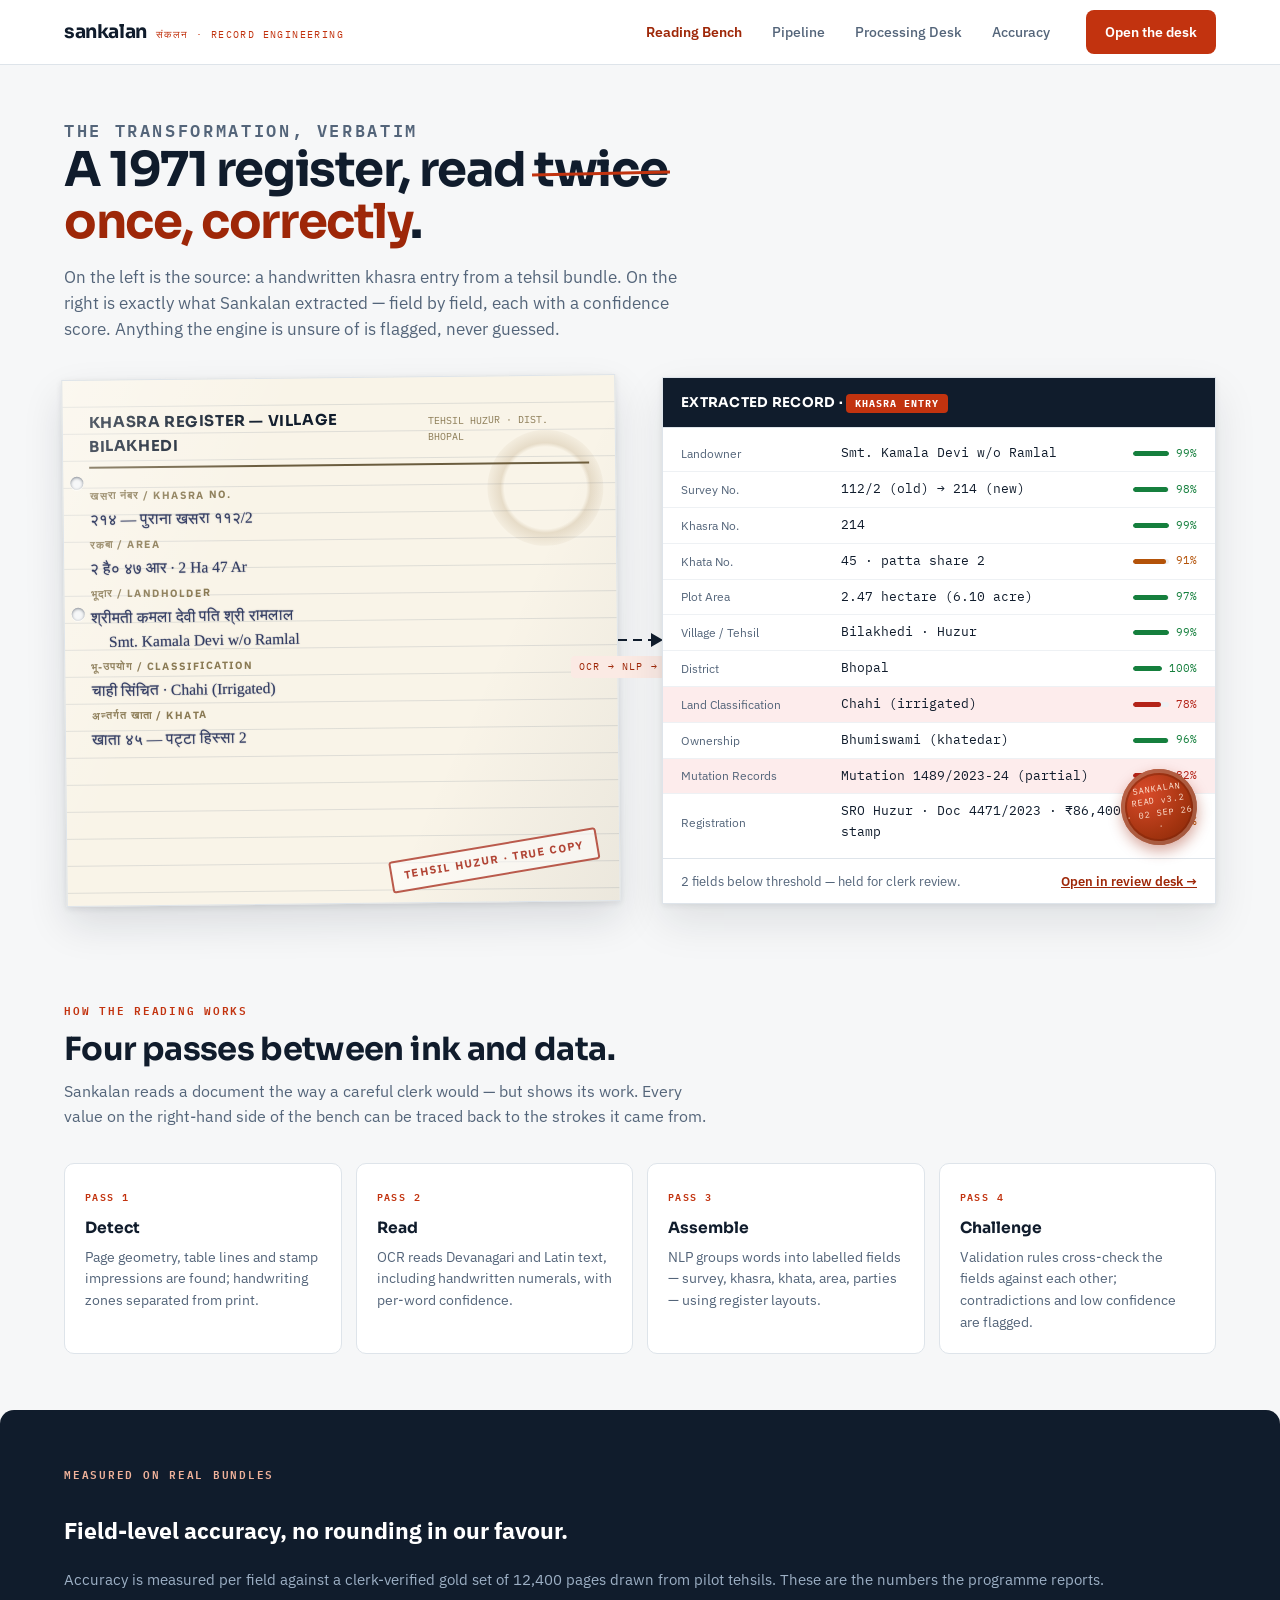
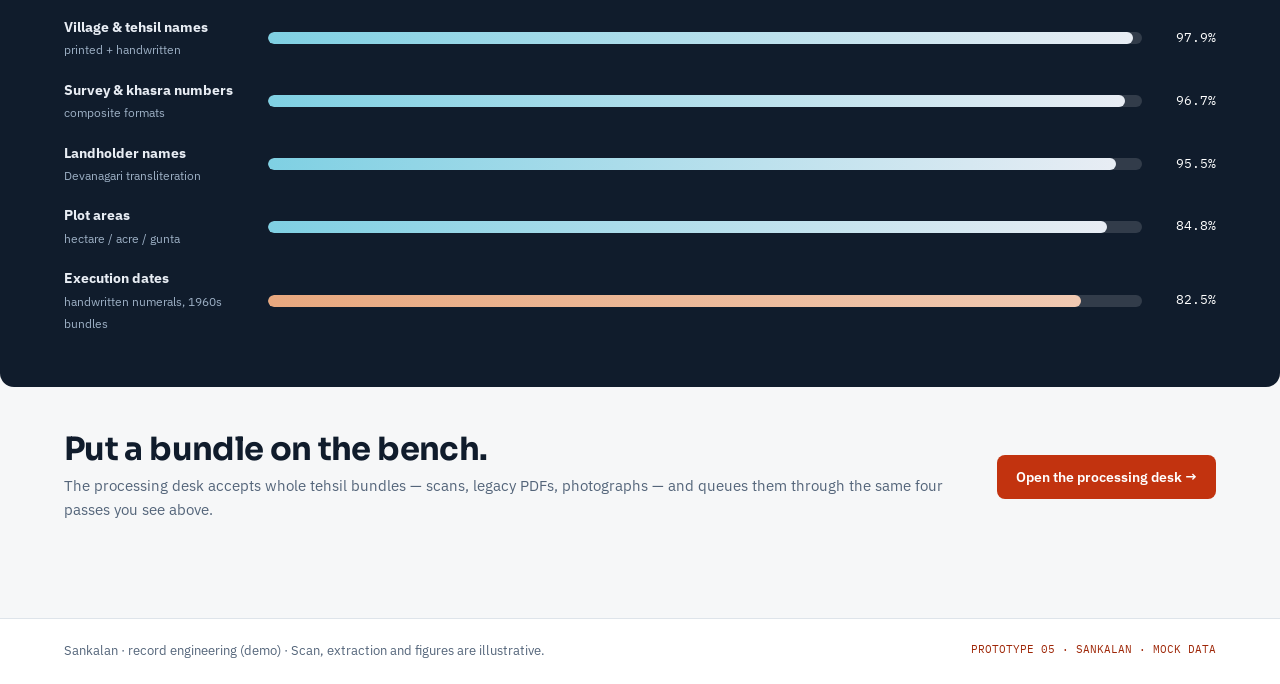
<file: prototypes/05-sankalan/index.html>
<!doctype html>
<html lang="en">
<head>
<meta charset="utf-8">
<meta name="viewport" content="width=device-width, initial-scale=1">
<title>Sankalan — From scanned register to structured record</title>
<link rel="preconnect" href="https://fonts.googleapis.com">
<link rel="preconnect" href="https://fonts.gstatic.com" crossorigin>
<link href="https://fonts.googleapis.com/css2?family=IBM+Plex+Mono:wght@400;600&family=IBM+Plex+Sans:wght@400;500;600&family=Sora:wght@600;700;800&display=swap" rel="stylesheet">
<link rel="stylesheet" href="styles.css?v=3">
<script>
(function () {
  if (!window.matchMedia("(prefers-reduced-motion: reduce)").matches) {
    document.documentElement.classList.add("motion-ready");
    setTimeout(function () {
      if (!window.__motionReady) document.documentElement.classList.remove("motion-ready");
    }, 1500);
  }
})();
</script>
<script src="../motion.js" defer></script>
</head>
<body>
<a class="skip" href="#main">Skip to the reading bench</a>

<header class="topbar">
  <div class="wrap">
    <a class="logotype" href="index.html"><b>sankalan</b><small>संकलन · RECORD ENGINEERING</small></a>
    <nav class="topnav" aria-label="Primary">
      <a href="#" aria-current="page">Reading Bench</a>
      <a href="#pipeline">Pipeline</a>
      <a href="dashboard.html">Processing Desk</a>
      <a href="#accuracy">Accuracy</a>
    </nav>
    <a class="btn btn-stamp" href="dashboard.html">Open the desk</a>
  </div>
</header>

<main id="main">

  <section class="bench-section" aria-labelledby="bench-h">
    <div class="wrap">
      <div class="bench-intro">
        <p class="kicker">The transformation, verbatim</p>
        <h1 class="bench-title" id="bench-h">A 1971 register, read <span class="strike">twice</span> <em>once, correctly</em>.</h1>
        <p>On the left is the source: a handwritten khasra entry from a tehsil bundle. On the right is exactly what Sankalan extracted — field by field, each with a confidence score. Anything the engine is unsure of is flagged, never guessed.</p>
      </div>

      <div class="bench" data-stagger>
        <figure class="scan-doc" style="margin:0;" aria-label="Simulated scan of a handwritten khasra register entry">
          <span class="stain" aria-hidden="true"></span>
          <span class="holes" aria-hidden="true"><i></i><i></i></span>
          <header><b>KHASRA REGISTER — VILLAGE BILAKHEDI</b><span>TEHSIL HUZUR · DIST. BHOPAL</span></header>
          <span class="form-label">खसरा नंबर / Khasra No.</span>
          <span class="hand">२१४ — पुराना खसरा ११२/2</span>
          <span class="form-label">रकबा / Area</span>
          <span class="hand">२ है० ४७ आर · 2 Ha 47 Ar</span>
          <span class="form-label">भूदार / Landholder</span>
          <span class="hand">श्रीमती कमला देवी पति श्री रामलाल</span>
          <span class="hand ind">Smt. Kamala Devi w/o Ramlal</span>
          <span class="form-label">भू-उपयोग / Classification</span>
          <span class="hand">चाही सिंचित · Chahi (Irrigated)</span>
          <span class="form-label">अन्तर्गत खाता / Khata</span>
          <span class="hand">खाता ४५ — पट्टा हिस्सा 2</span>
          <span class="scan-stamp">Tehsil Huzur · True Copy</span>
        </figure>

        <div class="bench-arrow" aria-hidden="true">
          <div class="shaft"></div>
          <span class="lbl">OCR → NLP → RULES</span>
        </div>

        <section class="extraction" aria-label="Extracted structured fields with confidence scores">
          <header><b>EXTRACTED RECORD · <span class="doc-type">Khasra Entry</span></b></header>
          <ul class="fields">
            <li><span class="f-label">Landowner</span><span class="f-value">Smt. Kamala Devi w/o Ramlal</span><span class="f-conf c-hi"><span class="bar"><i style="width:99%"></i></span><span class="val">99%</span></span></li>
            <li><span class="f-label">Survey No.</span><span class="f-value">112/2 (old) → 214 (new)</span><span class="f-conf c-hi"><span class="bar"><i style="width:98%"></i></span><span class="val">98%</span></span></li>
            <li><span class="f-label">Khasra No.</span><span class="f-value">214</span><span class="f-conf c-hi"><span class="bar"><i style="width:99%"></i></span><span class="val">99%</span></span></li>
            <li><span class="f-label">Khata No.</span><span class="f-value">45 · patta share 2</span><span class="f-conf c-md"><span class="bar"><i style="width:91%"></i></span><span class="val">91%</span></span></li>
            <li><span class="f-label">Plot Area</span><span class="f-value">2.47 hectare (6.10 acre)</span><span class="f-conf c-hi"><span class="bar"><i style="width:97%"></i></span><span class="val">97%</span></span></li>
            <li><span class="f-label">Village / Tehsil</span><span class="f-value">Bilakhedi · Huzur</span><span class="f-conf c-hi"><span class="bar"><i style="width:99%"></i></span><span class="val">99%</span></span></li>
            <li><span class="f-label">District</span><span class="f-value">Bhopal</span><span class="f-conf c-hi"><span class="bar"><i style="width:100%"></i></span><span class="val">100%</span></span></li>
            <li class="flagged"><span class="f-label">Land Classification</span><span class="f-value">Chahi (irrigated)</span><span class="f-conf c-lo"><span class="bar"><i style="width:78%"></i></span><span class="val">78%</span></span></li>
            <li><span class="f-label">Ownership</span><span class="f-value">Bhumiswami (khatedar)</span><span class="f-conf c-hi"><span class="bar"><i style="width:96%"></i></span><span class="val">96%</span></span></li>
            <li class="flagged"><span class="f-label">Mutation Records</span><span class="f-value">Mutation 1489/2023-24 (partial)</span><span class="f-conf c-lo"><span class="bar"><i style="width:82%"></i></span><span class="val">82%</span></span></li>
            <li><span class="f-label">Registration</span><span class="f-value">SRO Huzur · Doc 4471/2023 · ₹86,400 stamp</span><span class="f-conf c-md"><span class="bar"><i style="width:93%"></i></span><span class="val">93%</span></span></li>
          </ul>
          <span class="seal" aria-hidden="true">SANKALAN<br>READ v3.2<br>· 02 SEP 26 ·</span>
          <footer><span>2 fields below threshold — held for clerk review.</span><a href="dashboard.html">Open in review desk →</a></footer>
        </section>
      </div>
    </div>
  </section>

  <section class="section" id="pipeline" aria-labelledby="pipe-h">
    <div class="wrap">
      <p class="kicker">How the reading works</p>
      <h2 id="pipe-h">Four passes between ink and data.</h2>
      <p class="sub">Sankalan reads a document the way a careful clerk would — but shows its work. Every value on the right-hand side of the bench can be traced back to the strokes it came from.</p>
      <div class="read-grid" data-stagger>
        <div class="read-card"><span class="stage">PASS 1</span><h3>Detect</h3><p>Page geometry, table lines and stamp impressions are found; handwriting zones separated from print.</p></div>
        <div class="read-card"><span class="stage">PASS 2</span><h3>Read</h3><p>OCR reads Devanagari and Latin text, including handwritten numerals, with per-word confidence.</p></div>
        <div class="read-card"><span class="stage">PASS 3</span><h3>Assemble</h3><p>NLP groups words into labelled fields — survey, khasra, khata, area, parties — using register layouts.</p></div>
        <div class="read-card"><span class="stage">PASS 4</span><h3>Challenge</h3><p>Validation rules cross-check the fields against each other; contradictions and low confidence are flagged.</p></div>
      </div>
    </div>
  </section>

  <section class="accuracy" id="accuracy" aria-labelledby="acc-h">
    <div class="wrap">
      <p class="kicker" style="color:#f0b29a;">Measured on real bundles</p>
      <h2 id="acc-h">Field-level accuracy, no rounding in our favour.</h2>
      <p class="sub">Accuracy is measured per field against a clerk-verified gold set of 12,400 pages drawn from pilot tehsils. These are the numbers the programme reports.</p>
      <div class="acc-row"><div class="nm"><b>Village &amp; tehsil names</b><small>printed + handwritten</small></div><div class="track"><div class="fill" style="width:99%"></div></div><div class="pct" data-countup>99.4%</div></div>
      <div class="acc-row"><div class="nm"><b>Survey &amp; khasra numbers</b><small>composite formats</small></div><div class="track"><div class="fill" style="width:98%"></div></div><div class="pct" data-countup>98.2%</div></div>
      <div class="acc-row"><div class="nm"><b>Landholder names</b><small>Devanagari transliteration</small></div><div class="track"><div class="fill" style="width:97%"></div></div><div class="pct" data-countup>97.0%</div></div>
      <div class="acc-row"><div class="nm"><b>Plot areas</b><small>hectare / acre / gunta</small></div><div class="track"><div class="fill" style="width:96%"></div></div><div class="pct" data-countup>96.1%</div></div>
      <div class="acc-row bad"><div class="nm"><b>Execution dates</b><small>handwritten numerals, 1960s bundles</small></div><div class="track"><div class="fill" style="width:93%"></div></div><div class="pct" data-countup>93.4%</div></div>
    </div>
  </section>

  <section class="section" aria-labelledby="cta-h" style="padding-top:44px;">
    <div class="wrap" style="display:flex; gap:26px; align-items:center; flex-wrap:wrap;">
      <div style="flex:1; min-width:280px;">
        <h2 id="cta-h" style="margin-bottom:6px;">Put a bundle on the bench.</h2>
        <p style="color:var(--muted); margin:0;">The processing desk accepts whole tehsil bundles — scans, legacy PDFs, photographs — and queues them through the same four passes you see above.</p>
      </div>
      <a class="btn btn-stamp" href="dashboard.html">Open the processing desk →</a>
    </div>
  </section>

</main>

<footer class="foot">
  <div class="wrap">
    <span>Sankalan · record engineering (demo) · Scan, extraction and figures are illustrative.</span>
    <span class="demo-tag">PROTOTYPE 05 · SANKALAN · MOCK DATA</span>
  </div>
</footer>

</body>
</html>
</file>
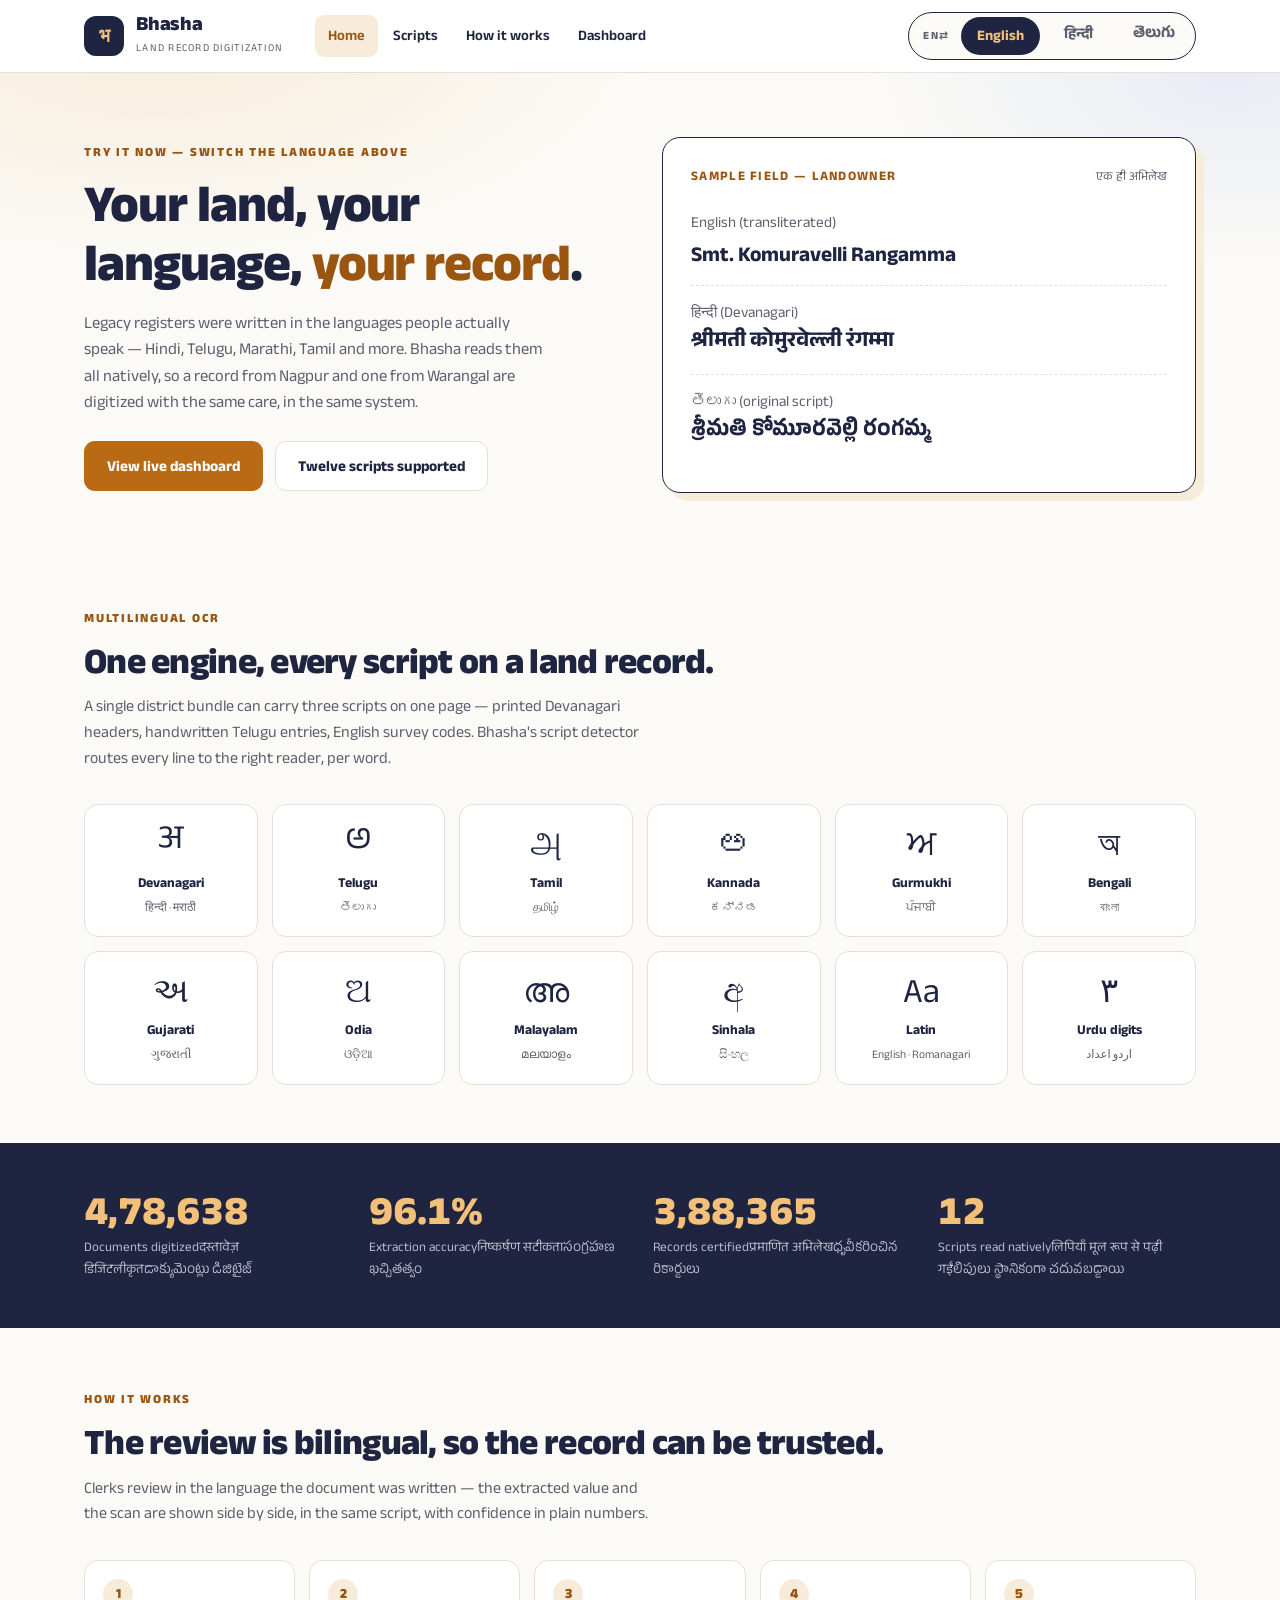
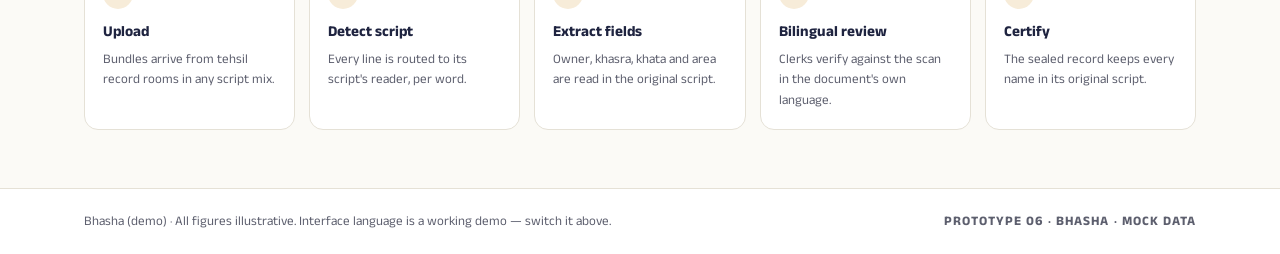
<file: prototypes/06-bhasha/index.html>
<!doctype html>
<html lang="en">
<head>
<meta charset="utf-8">
<meta name="viewport" content="width=device-width, initial-scale=1">
<title>Bhasha — भाषा · భాష — Land records in every Indian language</title>
<link rel="preconnect" href="https://fonts.googleapis.com">
<link rel="preconnect" href="https://fonts.gstatic.com" crossorigin>
<link href="https://fonts.googleapis.com/css2?family=Anek+Latin:wght@400;500;600;700;800&family=Anek+Devanagari:wght@400;500;600;700;800&family=Anek+Telugu:wght@400;500;600;700;800&display=swap" rel="stylesheet">
<link rel="stylesheet" href="styles.css?v=2">
<script>
(function () {
  if (!window.matchMedia("(prefers-reduced-motion: reduce)").matches) {
    document.documentElement.classList.add("motion-ready");
    setTimeout(function () {
      if (!window.__motionReady) document.documentElement.classList.remove("motion-ready");
    }, 1500);
  }
})();
</script>
<script src="../motion.js" defer></script>
</head>
<body>
<a class="skip" href="#main">Skip to content</a>

<!-- CSS-only language state: pick a radio, the whole chrome follows -->
<input class="lang-state" type="radio" name="lang" id="lang-en" checked>
<input class="lang-state" type="radio" name="lang" id="lang-hi">
<input class="lang-state" type="radio" name="lang" id="lang-te">

<div class="page">
<header class="masthead">
  <div class="wrap">
    <a class="brand" href="index.html">
      <span class="seed" aria-hidden="true">भ</span>
      <span><b>Bhasha</b><small><span class="tr tr-en">Land Record Digitization</span><span class="tr tr-hi">भू-अभिलेख डिजिटलीकरण</span><span class="tr tr-te">భూమి రికార్డుల డిజిటైజేషన్</span></small></span>
    </a>
    <nav class="site-nav" aria-label="Primary">
      <a href="#" aria-current="page"><span class="tr tr-en">Home</span><span class="tr tr-hi">होम</span><span class="tr tr-te">హోమ్</span></a>
      <a href="#scripts"><span class="tr tr-en">Scripts</span><span class="tr tr-hi">लिपियाँ</span><span class="tr tr-te">లిపులు</span></a>
      <a href="#how"><span class="tr tr-en">How it works</span><span class="tr tr-hi">कैसे काम करता है</span><span class="tr tr-te">ఎలా పనిచేస్తుంది</span></a>
      <a href="dashboard.html"><span class="tr tr-en">Dashboard</span><span class="tr tr-hi">डैशबोर्ड</span><span class="tr tr-te">డాష్‌బోర్డ్</span></a>
    </nav>
    <div class="lang-switch" role="group" aria-label="Interface language">
      <span class="lbl" aria-hidden="true">EN⇄</span>
      <label for="lang-en">English</label>
      <label for="lang-hi" class="hi" lang="hi">हिन्दी</label>
      <label for="lang-te" class="te" lang="te">తెలుగు</label>
    </div>
  </div>
</header>

<main id="main">

  <section class="hero">
    <div class="wrap">
      <div>
        <span class="kicker"><span class="tr tr-en">Try it now — switch the language above</span><span class="tr tr-hi">अभी आज़माएँ — ऊपर भाषा बदलें</span><span class="tr tr-te">ఇప్పుడే ప్రయత్నించండి — పైన భాష మార్చండి</span></span>
        <h1>
          <span class="tr tr-en-blk">Your land, your language, <em>your record</em>.</span>
          <span class="tr tr-hi-blk">आपकी ज़मीन, आपकी भाषा, <em>आपका अभिलेख</em>।</span>
          <span class="tr tr-te-blk">మీ భూమి, మీ భాష, <em>మీ రికార్డు</em>.</span>
        </h1>
        <p class="lede">
          <span class="tr tr-en-blk">Legacy registers were written in the languages people actually speak — Hindi, Telugu, Marathi, Tamil and more. Bhasha reads them all natively, so a record from Nagpur and one from Warangal are digitized with the same care, in the same system.</span>
          <span class="tr tr-hi-blk">पुराने अभिलेख उन भाषाओं में लिखे गए थे जिनमें लोग सच में बोलते हैं — हिन्दी, तेलुगु, मराठी, तमिल और अन्य। भाषा उन्हें स्थानीय रूप से पढ़ता है, ताकि नागपुर का अभिलेख और वारंगल का अभिलेख एक ही प्रणाली में समान श्रद्धा से डिजिटलीकृत हों।</span>
          <span class="tr tr-te-blk">పాత రికార్డులు ప్రజలు నిజంగా మాట్లాడే భాషల్లో రాయబడ్డాయి — హిందీ, తెలుగు, మరాఠీ, తమిళం మరియు అనేకం. భాష వాటిని స్థానికంగా చదువుతుంది; నాగ్‌పూర్ రికార్డు మరియు వరంగల్ రికార్డు ఒకే వ్యవస్థలో సమాన శ్రద్ధతో డిజిటైజ్ అవుతాయి.</span>
        </p>
        <div class="hero-cta">
          <a class="btn btn-primary" href="dashboard.html"><span class="tr tr-en">View live dashboard</span><span class="tr tr-hi">लाइव डैशबोर्ड देखें</span><span class="tr tr-te">లైవ్ డాష్‌బోర్డ్ చూడండి</span></a>
          <a class="btn btn-line" href="#scripts"><span class="tr tr-en">Twelve scripts supported</span><span class="tr tr-hi">बारह लिपियाँ समर्थित</span><span class="tr tr-te">పన్నెండు లిపులు సపోర్ట్</span></a>
        </div>
      </div>

      <aside class="mirror" aria-label="One record, three languages">
        <header><b>SAMPLE FIELD — LANDOWNER</b><span>एक ही अभिलेख</span></header>
        <div class="m-line">
          <span class="m-en">English (transliterated)</span>
          <span class="m-native" style="font-family:var(--f-latin);">Smt. Komuravelli Rangamma</span>
        </div>
        <div class="m-line">
          <span class="m-en">हिन्दी (Devanagari)</span>
          <span class="m-native hi" lang="hi">श्रीमती कोमुरवेल्ली रंगम्मा</span>
        </div>
        <div class="m-line">
          <span class="m-en">తెలుగు (original script)</span>
          <span class="m-native te" lang="te">శ్రీమతి కోమూరవెల్లి రంగమ్మ</span>
        </div>
      </aside>
    </div>
  </section>

  <section class="section" id="scripts" aria-labelledby="scripts-h">
    <div class="wrap">
      <span class="kicker"><span class="tr tr-en">Multilingual OCR</span><span class="tr tr-hi">बहुभाषी ओसीआर</span><span class="tr tr-te">బహుభాషా ఓసీఆర్</span></span>
      <h2 id="scripts-h"><span class="tr tr-en">One engine, every script on a land record.</span><span class="tr tr-hi">एक इंजन, अभिलेख की हर लिपि।</span><span class="tr tr-te">ఒకే ఇంజన్, రికార్డులోని ప్రతి లిపి.</span></h2>
      <p class="sub"><span class="tr tr-en">A single district bundle can carry three scripts on one page — printed Devanagari headers, handwritten Telugu entries, English survey codes. Bhasha's script detector routes every line to the right reader, per word.</span><span class="tr tr-hi">एक ही बंडल में एक पृष्ठ पर तीन लिपियाँ हो सकती हैं — छपे देवनागरी शीर्षक, हस्तलिखित तेलुगु प्रविष्टियाँ, अंग्रेज़ी सर्वे कोड। भाषा की स्क्रिप्ट-डिटेक्टर हर पंक्ति को सही रीडर तक पहुँचाती है।</span><span class="tr tr-te">ఒకే బండుల్ ఒక పేజీలో మూడు లిపులను మోస్తుంది — ముద్రిత దేవనాగరి శీర్షికలు, చేతిరాత తెలుగు ఎంట్రీలు, ఇంగ్లీష్ సర్వే కోడ్‌లు. భాష స్క్రిప్ట్-డిటెక్టర్ ప్రతి లైన్‌ను సరైన రీడర్‌కు పంపుతుంది.</span></p>
      <div class="scripts" data-stagger>
        <div class="script-card"><span class="glyph hi" lang="hi">अ</span><b>Devanagari</b><small>हिन्दी · मराठी</small></div>
        <div class="script-card"><span class="glyph te" lang="te">అ</span><b>Telugu</b><small>తెలుగు</small></div>
        <div class="script-card"><span class="glyph">அ</span><b>Tamil</b><small>தமிழ்</small></div>
        <div class="script-card"><span class="glyph">ಅ</span><b>Kannada</b><small>ಕನ್ನಡ</small></div>
        <div class="script-card"><span class="glyph">ਅ</span><b>Gurmukhi</b><small>ਪੰਜਾਬੀ</small></div>
        <div class="script-card"><span class="glyph">অ</span><b>Bengali</b><small>বাংলা</small></div>
        <div class="script-card"><span class="glyph">અ</span><b>Gujarati</b><small>ગુજરાતી</small></div>
        <div class="script-card"><span class="glyph">ଅ</span><b>Odia</b><small>ଓଡ଼ିଆ</small></div>
        <div class="script-card"><span class="glyph">അ</span><b>Malayalam</b><small>മലയാളം</small></div>
        <div class="script-card"><span class="glyph">අ</span><b>Sinhala</b><small>සිංහල</small></div>
        <div class="script-card"><span class="glyph" style="font-family:var(--f-latin)">Aa</span><b>Latin</b><small>English · Romanagari</small></div>
        <div class="script-card"><span class="glyph" style="font-family:var(--f-latin)">٣</span><b>Urdu digits</b><small>اردو اعداد</small></div>
      </div>
    </div>
  </section>

  <section class="band" aria-label="Programme statistics">
    <div class="wrap">
      <div><div class="v" data-countup>4,82,140</div><div class="l"><span class="tr tr-en">Documents digitized</span><span class="tr tr-hi">दस्तावेज़ डिजिटलीकृत</span><span class="tr tr-te">డాక్యుమెంట్లు డిజిటైజ్</span></div></div>
      <div><div class="v" data-countup>96.8%</div><div class="l"><span class="tr tr-en">Extraction accuracy</span><span class="tr tr-hi">निष्कर्षण सटीकता</span><span class="tr tr-te">సంగ్రహణ ఖచ్చితత్వం</span></div></div>
      <div><div class="v" data-countup>3,91,206</div><div class="l"><span class="tr tr-en">Records certified</span><span class="tr tr-hi">प्रमाणित अभिलेख</span><span class="tr tr-te">ధృవీకరించిన రికార్డులు</span></div></div>
      <div><div class="v" data-countup>12</div><div class="l"><span class="tr tr-en">Scripts read natively</span><span class="tr tr-hi">लिपियाँ मूल रूप से पढ़ी गईं</span><span class="tr tr-te">లిపులు స్థానికంగా చదువబడ్డాయి</span></div></div>
    </div>
  </section>

  <section class="section" id="how" aria-labelledby="how-h">
    <div class="wrap">
      <span class="kicker"><span class="tr tr-en">How it works</span><span class="tr tr-hi">कैसे काम करता है</span><span class="tr tr-te">ఎలా పనిచేస్తుంది</span></span>
      <h2 id="how-h"><span class="tr tr-en">The review is bilingual, so the record can be trusted.</span><span class="tr tr-hi">समीक्षा द्विभाषी है, इसलिए अभिलेख पर भरोसा किया जा सकता है।</span><span class="tr tr-te">రివ్యూ ద్విభాషా; అందుకే రికార్డును నమ్మవచ్చు.</span></h2>
      <p class="sub"><span class="tr tr-en">Clerks review in the language the document was written — the extracted value and the scan are shown side by side, in the same script, with confidence in plain numbers.</span><span class="tr tr-hi">क्लर्क उसी भाषा में समीक्षा करते हैं जिसमें दस्तावेज़ लिखा गया था — निकाला गया मान और स्कैन साथ-साथ, उसी लिपि में दिखाए जाते हैं।</span><span class="tr tr-te">గుమస్తాలు డాక్యుమెంట్ రాసిన భాషలోనే రివ్యూ చేస్తారు — సంగ్రహించిన విలువ మరియు స్కాన్ ఒకే లిపిలో పక్కపక్కన కనిపిస్తాయి.</span></p>
      <div class="steps-grid" data-stagger>
        <div class="step-card"><span class="n">1</span><h3><span class="tr tr-en">Upload</span><span class="tr tr-hi">अपलोड</span><span class="tr tr-te">అప్‌లోడ్</span></h3><p><span class="tr tr-en">Bundles arrive from tehsil record rooms in any script mix.</span><span class="tr tr-hi">तहसील अभिलेखागार से किसी भी लिपि-मिश्रण में बंडल आते हैं।</span><span class="tr tr-te">తెహసీల్ రికార్డ్ రూమ్‌ల నుండి ఏ లిపి మిశ్రమంలోనైనా బండుల్స్ వస్తాయి.</span></p></div>
        <div class="step-card"><span class="n">2</span><h3><span class="tr tr-en">Detect script</span><span class="tr tr-hi">लिपि पहचान</span><span class="tr tr-te">లిపి గుర్తింపు</span></h3><p><span class="tr tr-en">Every line is routed to its script's reader, per word.</span><span class="tr tr-hi">हर पंक्ति शब्द-दर-शब्द उसकी लिपि के रीडर तक जाती है।</span><span class="tr tr-te">ప్రతి లైన్ పదం పదానికి దాని లిపి రీడర్‌కు వెళ్తుంది.</span></p></div>
        <div class="step-card"><span class="n">3</span><h3><span class="tr tr-en">Extract fields</span><span class="tr tr-hi">क्षेत्र निकालें</span><span class="tr tr-te">ఫీల్డ్‌లు సంగ్రహించు</span></h3><p><span class="tr tr-en">Owner, khasra, khata and area are read in the original script.</span><span class="tr tr-hi">भूदार, खसरा, खाता और रकबा मूल लिपि में पढ़े जाते हैं।</span><span class="tr tr-te">యజమాని, ఖస్రా, ఖాతా, విస్తీర్ణం అసలు లిపిలో చదవబడతాయి.</span></p></div>
        <div class="step-card"><span class="n">4</span><h3><span class="tr tr-en">Bilingual review</span><span class="tr tr-hi">द्विभाषी समीक्षा</span><span class="tr tr-te">ద్విభాషా రివ్యూ</span></h3><p><span class="tr tr-en">Clerks verify against the scan in the document's own language.</span><span class="tr tr-hi">क्लर्क दस्तावेज़ की भाषा में ही स्कैन से मिलाकर जाँचते हैं।</span><span class="tr tr-te">గుమస్తాలు డాక్యుమెంట్ భాషలోనే స్కాన్‌తో సరిచూస్తారు.</span></p></div>
        <div class="step-card"><span class="n">5</span><h3><span class="tr tr-en">Certify</span><span class="tr tr-hi">प्रमाणित करें</span><span class="tr tr-te">ధృవీకరించు</span></h3><p><span class="tr tr-en">The sealed record keeps every name in its original script.</span><span class="tr tr-hi">सील अभिलेख हर नाम को मूल लिपि में सुरक्षित रखता है।</span><span class="tr tr-te">సీల్ చేసిన రికార్డు పేర్లను అసలు లిపిలో భద్రపరుస్తుంది.</span></p></div>
      </div>
    </div>
  </section>

</main>

<footer class="foot">
  <div class="wrap">
    <span>Bhasha (demo) · <span class="tr tr-en">All figures illustrative. Interface language is a working demo — switch it above.</span><span class="tr tr-hi">सभी आँकड़े उदाहरण हैं। इंटरफ़ेस भाषा एक चालू डेमो है।</span><span class="tr tr-te">అన్ని సంఖ్యలు ఉదాహరణలే. ఇంటర్‌ఫేస్ భాష పనిచేస్తున్న డెమో.</span></span>
    <span class="demo-tag">PROTOTYPE 06 · BHASHA · MOCK DATA</span>
  </div>
</footer>
</div>
</body>
</html>
</file>
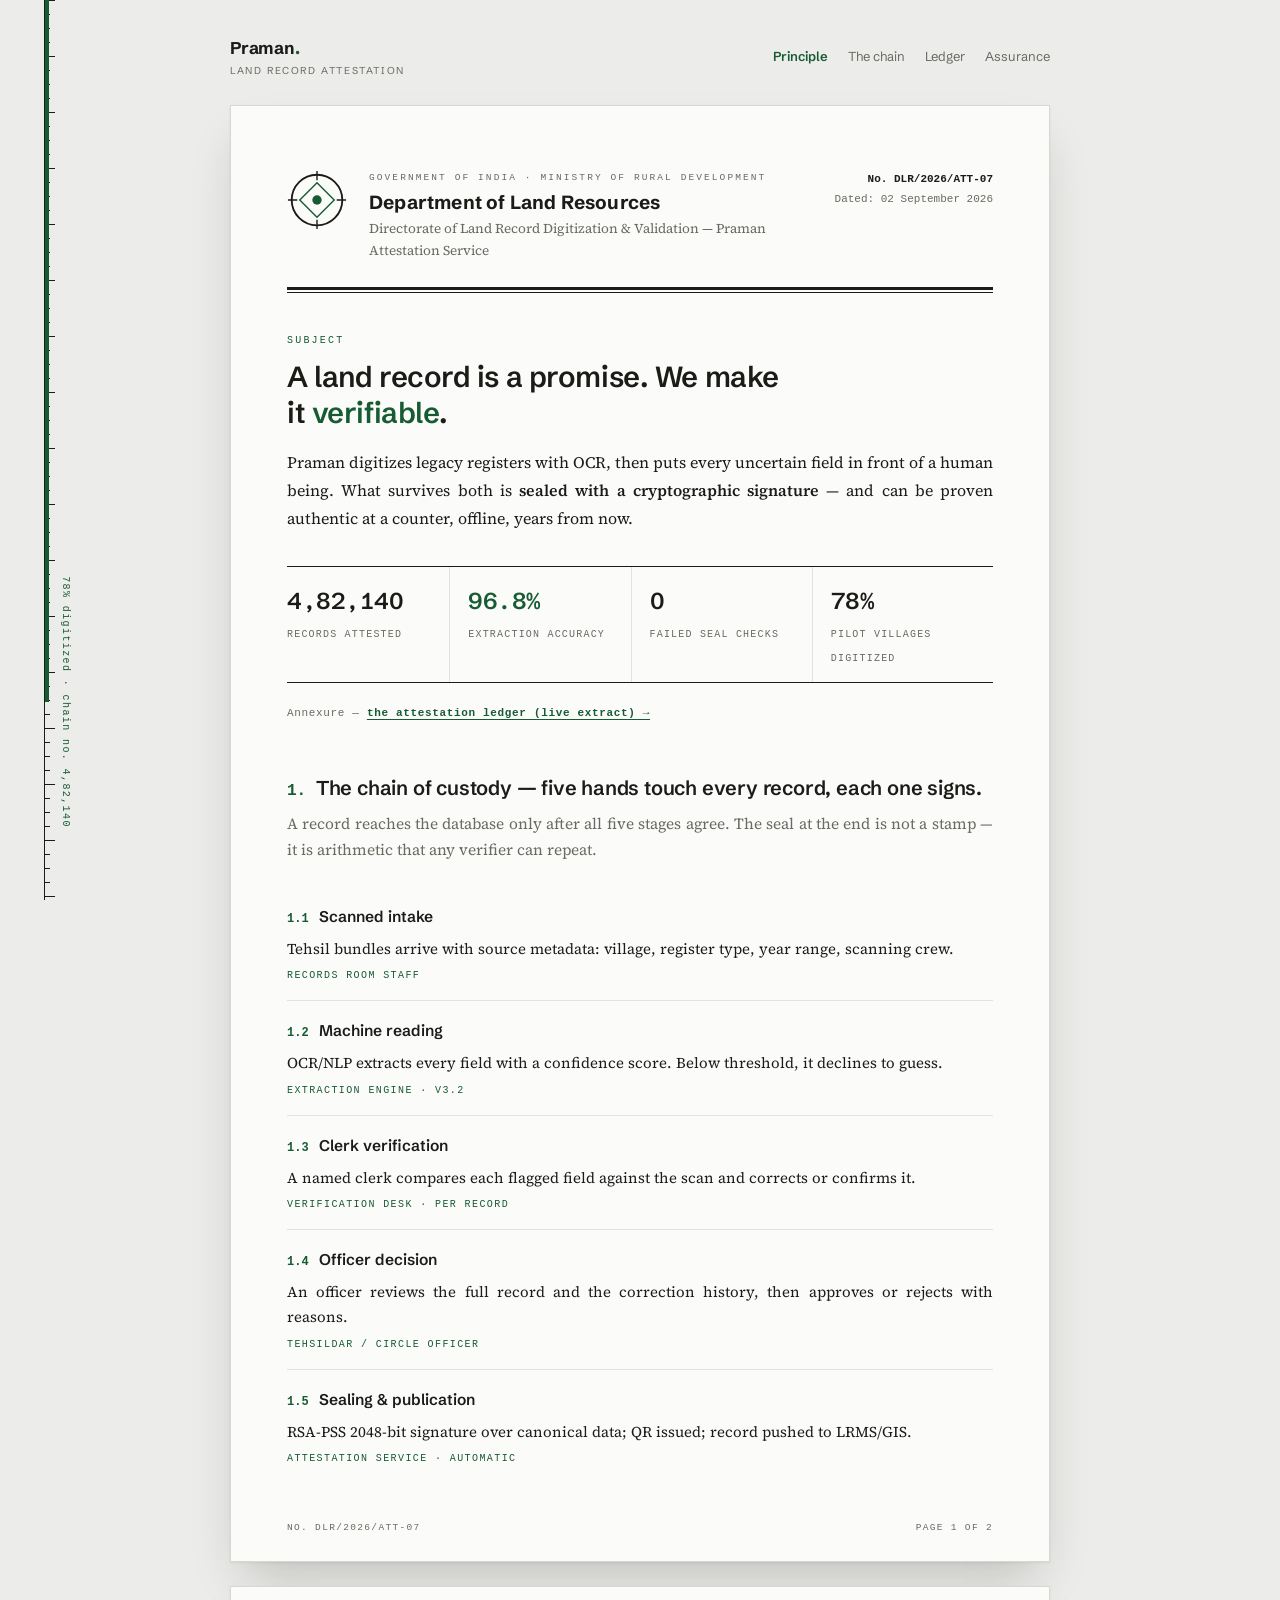
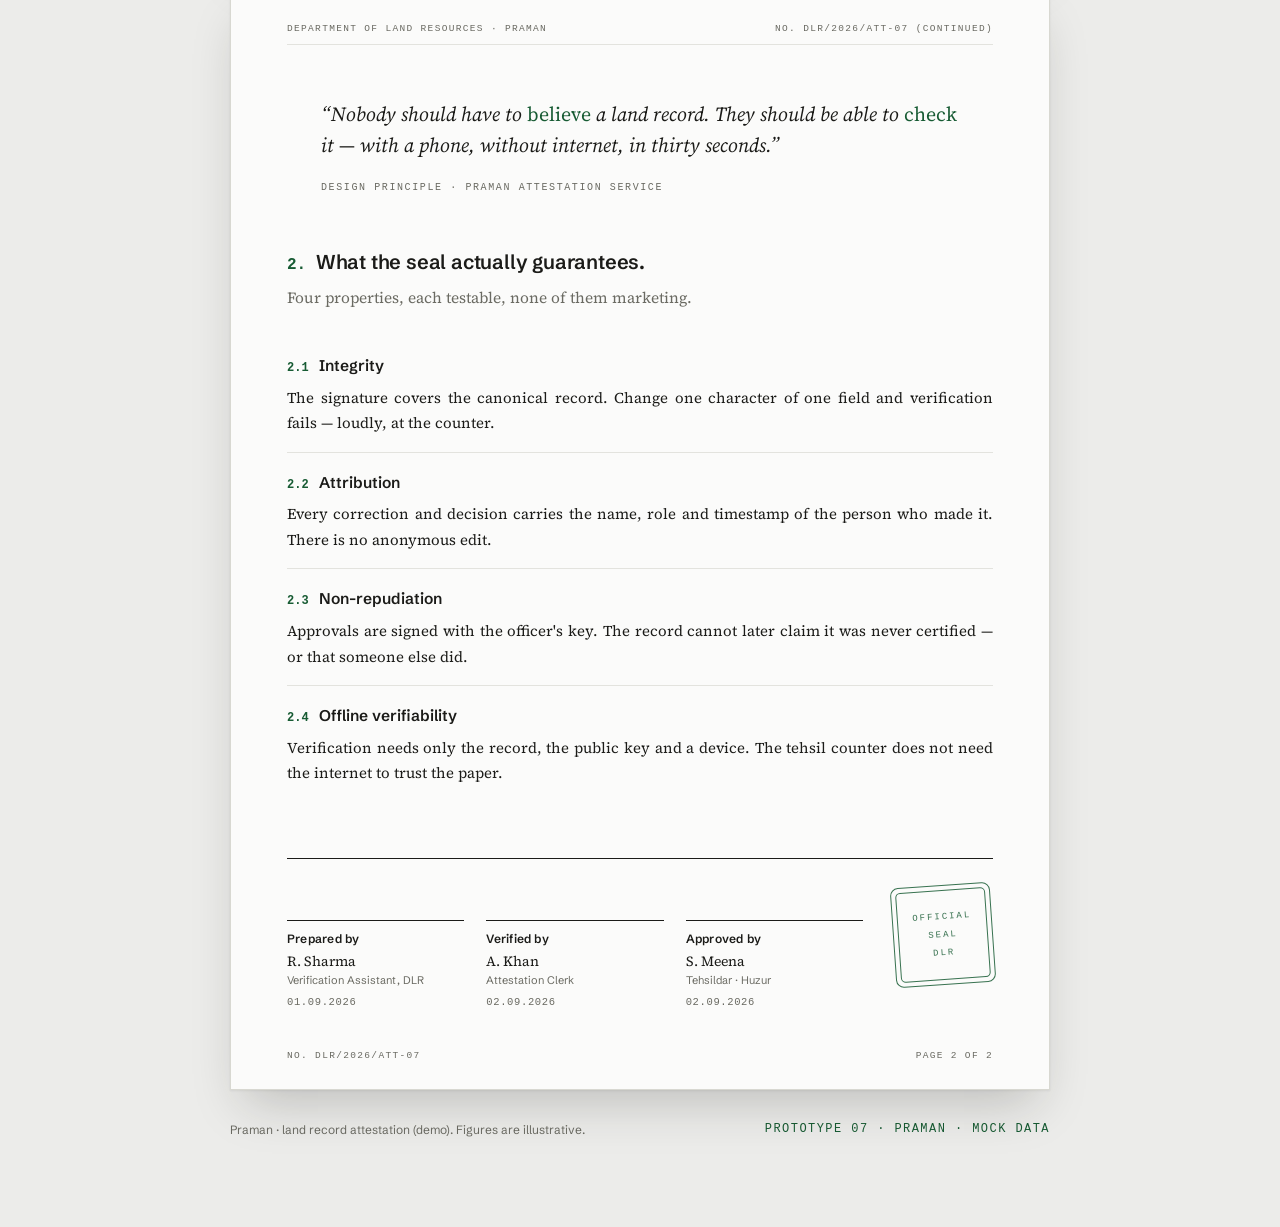
<file: prototypes/07-praman/index.html>
<!doctype html>
<html lang="en">
<head>
<meta charset="utf-8">
<meta name="viewport" content="width=device-width, initial-scale=1">
<title>Praman — Land records you can take to court</title>
<link rel="preconnect" href="https://fonts.googleapis.com">
<link rel="preconnect" href="https://fonts.gstatic.com" crossorigin>
<link href="https://fonts.googleapis.com/css2?family=Schibsted+Grotesk:wght@400;500;600;700&family=Source+Serif+4:ital,opsz,wght@0,8..60,400;0,8..60,600;1,8..60,400&display=swap" rel="stylesheet">
<link rel="stylesheet" href="styles.css?v=2">
<script>
(function () {
  if (!window.matchMedia("(prefers-reduced-motion: reduce)").matches) {
    document.documentElement.classList.add("motion-ready");
    setTimeout(function () {
      if (!window.__motionReady) document.documentElement.classList.remove("motion-ready");
    }, 1500);
  }
})();
</script>
<script src="../motion.js" defer></script>
</head>
<body>
<a class="skip" href="#main">Skip to content</a>
<div class="scale" aria-hidden="true"></div>

<header class="site-head">
  <a class="wordmark" href="index.html">Praman<i>.</i><small>Land Record Attestation</small></a>
  <nav class="site-nav" aria-label="Primary">
    <a href="#" aria-current="page">Principle</a>
    <a href="#chain">The chain</a>
    <a href="dashboard.html">Ledger</a>
    <a href="#assurance">Assurance</a>
  </nav>
</header>

<main id="main">

  <article class="sheet">
    <header class="letterhead">
      <div class="lh-emblem" aria-hidden="true">
        <svg viewBox="0 0 64 64" focusable="false">
          <circle cx="32" cy="32" r="27" fill="none" stroke="#1b1b18" stroke-width="2"/>
          <rect x="19" y="19" width="26" height="26" fill="none" stroke="#175b33" stroke-width="1.5" transform="rotate(45 32 32)"/>
          <circle cx="32" cy="32" r="5" fill="#175b33"/>
          <path d="M32 1v10M32 53v10M1 32h10M53 32h10" stroke="#1b1b18" stroke-width="1.5"/>
        </svg>
      </div>
      <div class="lh-id">
        <p class="lh-gov">Government of India · Ministry of Rural Development</p>
        <p class="lh-dept">Department of Land Resources</p>
        <p class="lh-directorate">Directorate of Land Record Digitization &amp; Validation — Praman Attestation Service</p>
      </div>
      <div class="lh-ref">
        <span class="no">No. DLR/2026/ATT-07</span>
        <span class="date">Dated: 02 September 2026</span>
      </div>
    </header>
    <div class="lh-rule" aria-hidden="true"></div>

    <p class="subject-kicker">Subject</p>
    <h1 class="doc-title">A land record is a promise. We make it <em>verifiable</em>.</h1>
    <p class="preamble">Praman digitizes legacy registers with OCR, then puts every uncertain field in front of a human being. What survives both is <b>sealed with a cryptographic signature</b> — and can be proven authentic at a counter, offline, years from now.</p>

    <div class="standing" aria-label="Programme standing">
      <div class="kpi-cell"><b data-countup>4,82,140</b><span>records attested</span></div>
      <div class="kpi-cell"><b><i data-countup>96.8%</i></b><span>extraction accuracy</span></div>
      <div class="kpi-cell"><b data-countup>0</b><span>failed seal checks</span></div>
      <div class="kpi-cell"><b data-countup>78%</b><span>pilot villages digitized</span></div>
    </div>

    <p class="xref">Annexure — <a href="dashboard.html">the attestation ledger (live extract) →</a></p>

    <section class="doc-sec" id="chain" aria-labelledby="chain-h">
      <h2 id="chain-h"><span class="secno">1.</span>The chain of custody — five hands touch every record, each one signs.</h2>
      <p class="doc-sub">A record reaches the database only after all five stages agree. The seal at the end is not a stamp — it is arithmetic that any verifier can repeat.</p>
      <ol class="clauses">
        <li>
          <h3><span class="secno">1.1</span>Scanned intake</h3>
          <p>Tehsil bundles arrive with source metadata: village, register type, year range, scanning crew.</p>
          <span class="who">Records room staff</span>
        </li>
        <li>
          <h3><span class="secno">1.2</span>Machine reading</h3>
          <p>OCR/NLP extracts every field with a confidence score. Below threshold, it declines to guess.</p>
          <span class="who">Extraction engine · v3.2</span>
        </li>
        <li>
          <h3><span class="secno">1.3</span>Clerk verification</h3>
          <p>A named clerk compares each flagged field against the scan and corrects or confirms it.</p>
          <span class="who">Verification desk · per record</span>
        </li>
        <li>
          <h3><span class="secno">1.4</span>Officer decision</h3>
          <p>An officer reviews the full record and the correction history, then approves or rejects with reasons.</p>
          <span class="who">Tehsildar / Circle officer</span>
        </li>
        <li>
          <h3><span class="secno">1.5</span>Sealing &amp; publication</h3>
          <p>RSA-PSS 2048-bit signature over canonical data; QR issued; record pushed to LRMS/GIS.</p>
          <span class="who">Attestation service · automatic</span>
        </li>
      </ol>
    </section>

    <footer class="sheet-foot"><span>No. DLR/2026/ATT-07</span><span>Page 1 of 2</span></footer>
  </article>

  <article class="sheet">
    <div class="running" aria-hidden="true">
      <span>Department of Land Resources · Praman</span>
      <span>No. DLR/2026/ATT-07 (continued)</span>
    </div>

    <blockquote class="pull-quote">
      <p>“Nobody should have to <i>believe</i> a land record. They should be able to <i>check</i> it — with a phone, without internet, in thirty seconds.”</p>
      <cite>Design principle · Praman attestation service</cite>
    </blockquote>

    <section class="doc-sec" id="assurance" aria-labelledby="assurance-h">
      <h2 id="assurance-h"><span class="secno">2.</span>What the seal actually guarantees.</h2>
      <p class="doc-sub">Four properties, each testable, none of them marketing.</p>
      <ol class="clauses">
        <li>
          <h3><span class="secno">2.1</span>Integrity</h3>
          <p>The signature covers the canonical record. Change one character of one field and verification fails — loudly, at the counter.</p>
        </li>
        <li>
          <h3><span class="secno">2.2</span>Attribution</h3>
          <p>Every correction and decision carries the name, role and timestamp of the person who made it. There is no anonymous edit.</p>
        </li>
        <li>
          <h3><span class="secno">2.3</span>Non-repudiation</h3>
          <p>Approvals are signed with the officer's key. The record cannot later claim it was never certified — or that someone else did.</p>
        </li>
        <li>
          <h3><span class="secno">2.4</span>Offline verifiability</h3>
          <p>Verification needs only the record, the public key and a device. The tehsil counter does not need the internet to trust the paper.</p>
        </li>
      </ol>
    </section>

    <section class="sig-block" aria-label="Signatures">
      <div class="sig-grid">
        <div class="sig">
          <span class="line" aria-hidden="true"></span>
          <b>Prepared by</b>
          <span class="name">R. Sharma</span>
          <span class="role">Verification Assistant, DLR</span>
          <span class="date">01.09.2026</span>
        </div>
        <div class="sig">
          <span class="line" aria-hidden="true"></span>
          <b>Verified by</b>
          <span class="name">A. Khan</span>
          <span class="role">Attestation Clerk</span>
          <span class="date">02.09.2026</span>
        </div>
        <div class="sig">
          <span class="line" aria-hidden="true"></span>
          <b>Approved by</b>
          <span class="name">S. Meena</span>
          <span class="role">Tehsildar · Huzur</span>
          <span class="date">02.09.2026</span>
        </div>
      </div>
      <div class="seal-box" role="img" aria-label="Official seal placeholder">
        <span>Official<br>Seal<br>DLR</span>
      </div>
    </section>

    <footer class="sheet-foot"><span>No. DLR/2026/ATT-07</span><span>Page 2 of 2</span></footer>
  </article>

</main>

<footer class="site-foot">
  <span>Praman · land record attestation (demo). Figures are illustrative.</span>
  <span class="demo-tag">PROTOTYPE 07 · PRAMAN · MOCK DATA</span>
</footer>

</body>
</html>
</file>
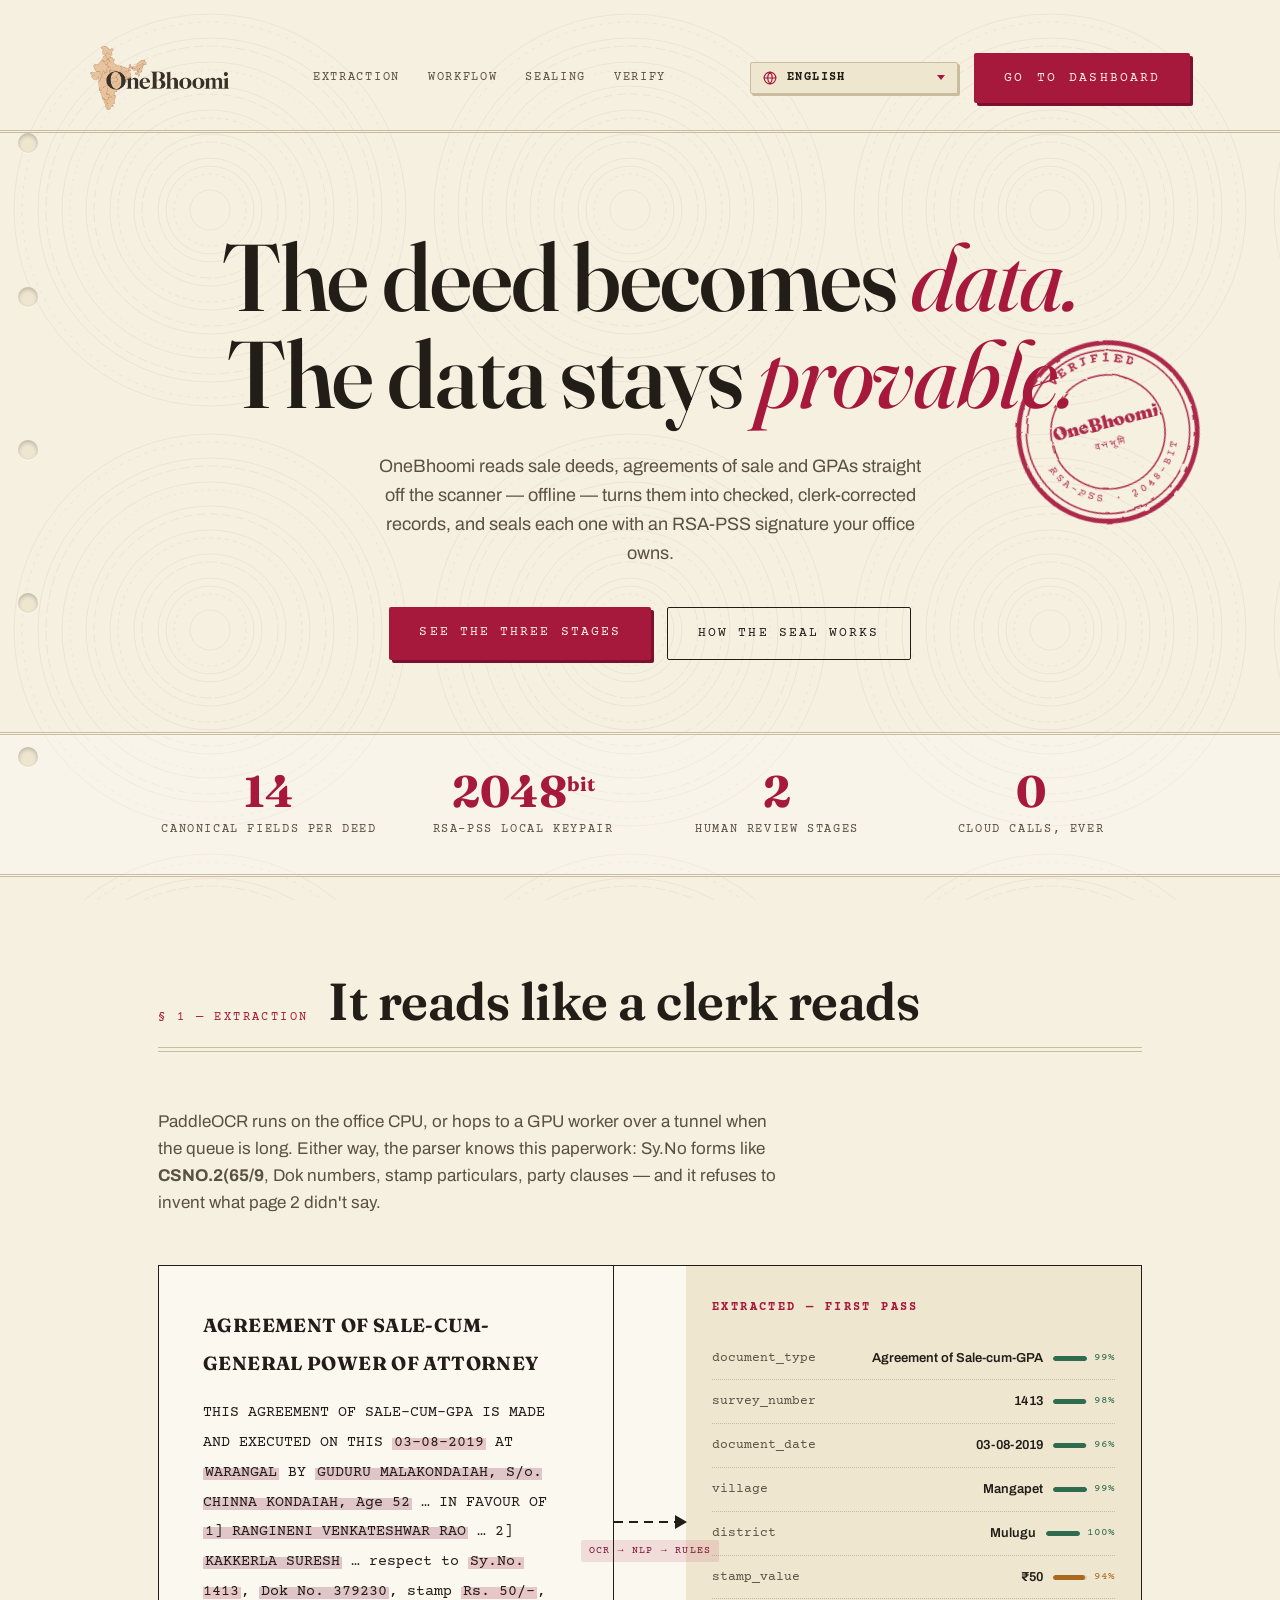
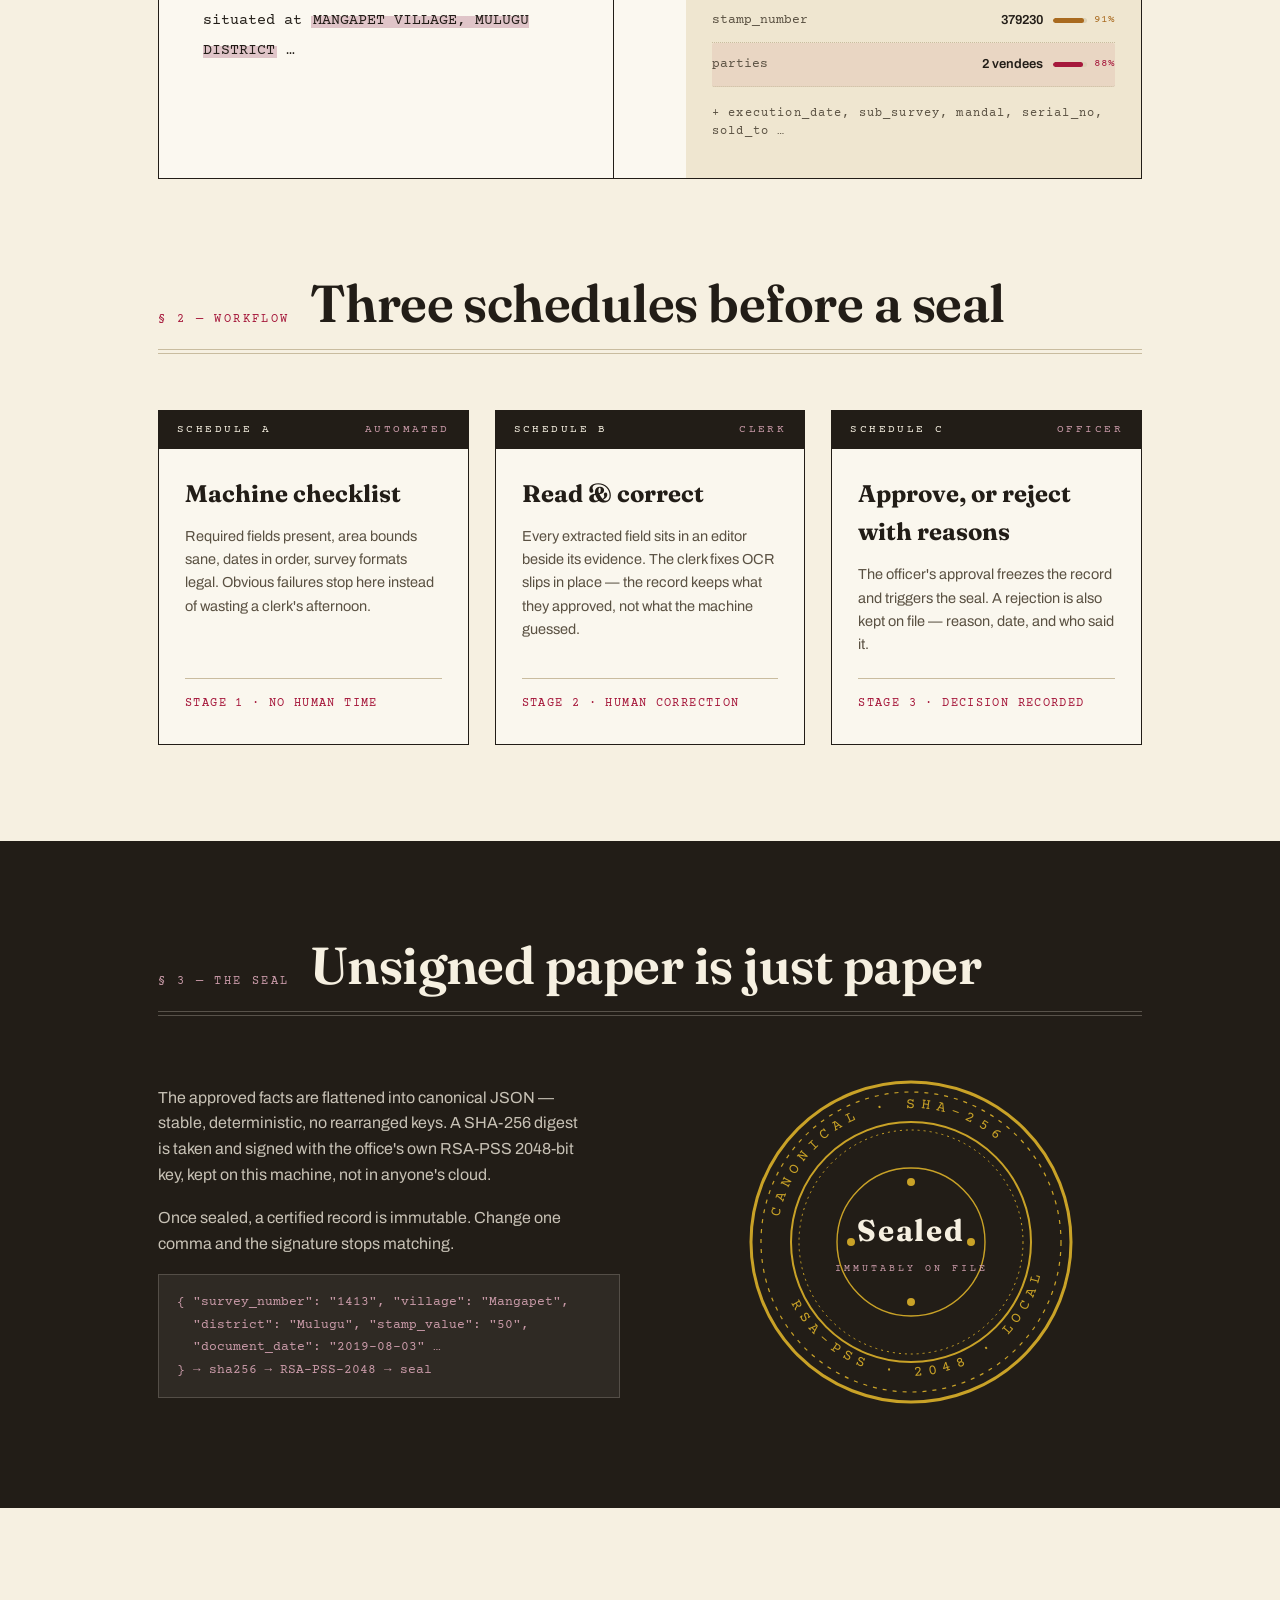
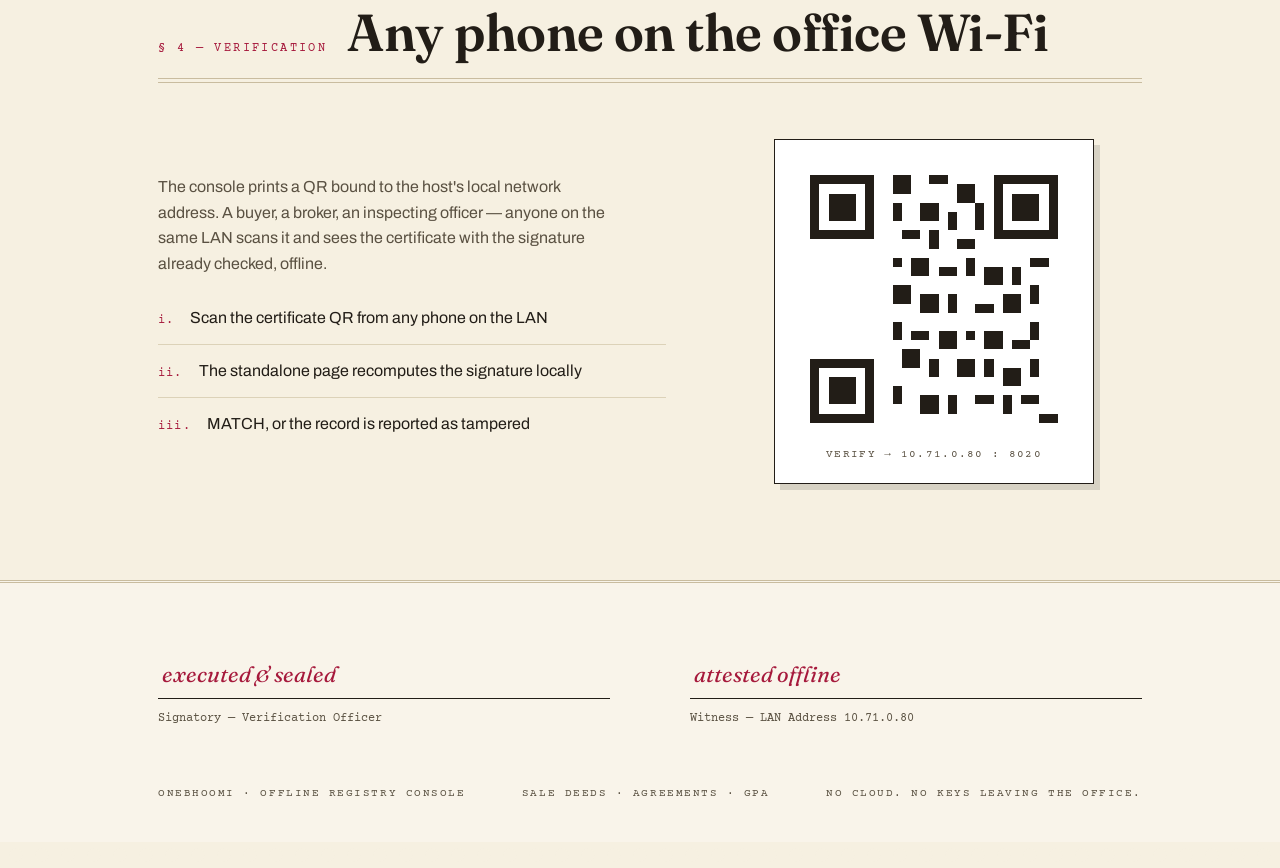
<file: 01-muhar-final.html>
<!DOCTYPE html>
<html lang="en">
<head>
<meta charset="UTF-8">
<meta name="viewport" content="width=device-width, initial-scale=1.0">
<title>OneBhoomi — Offline Registry for Land Records</title>
<link rel="preconnect" href="https://fonts.googleapis.com">
<link rel="preconnect" href="https://fonts.gstatic.com" crossorigin>
<link href="https://fonts.googleapis.com/css2?family=Fraunces:ital,opsz,wght@0,9..144,300..900;1,9..144,300..900&family=Archivo:wght@400;500;600;700&family=Courier+Prime:ital,wght@0,400;0,700;1,400&family=Noto+Sans+Devanagari:wght@400;500;600;700&family=Noto+Sans+Telugu:wght@400;500;600;700&family=Noto+Sans+Kannada:wght@400;500;600;700&family=Noto+Sans+Tamil:wght@400;500;600;700&display=swap" rel="stylesheet">
<style>
  :root{
    --paper:#F6F0E1;
    --paper-deep:#EFE6D0;
    --ink:#221D17;
    --ink-soft:#5A5142;
    --stamp:#A6193C;
    --stamp-deep:#7C1030;
    --rosette:#C99AA8;
    --green:#2E6B4F;
    --rule:#C9BC9F;
    --rule-soft:#DCD2B8;
    --serif:"Fraunces",Georgia,serif;
    --type:"Courier Prime","Courier New",monospace;
    --sans:"Archivo",system-ui,sans-serif;
  }
  *{margin:0;padding:0;box-sizing:border-box}
  html{scroll-behavior:smooth}
  body{
    background:var(--paper);
    color:var(--ink);
    font-family:var(--sans);
    font-size:16px;
    line-height:1.6;
    overflow-x:hidden;
  }
  ::selection{background:var(--stamp);color:var(--paper)}

  /* ---------- security guilloche backdrop ---------- */
  .security-bg{
    position:fixed;inset:0;z-index:0;pointer-events:none;
    background-image:url("data:image/svg+xml,%3Csvg xmlns='http://www.w3.org/2000/svg' width='420' height='420' viewBox='0 0 420 420'%3E%3Cg fill='none' stroke='%23C99AA8' stroke-width='1' opacity='.33'%3E%3Ccircle cx='210' cy='210' r='196'/%3E%3Ccircle cx='210' cy='210' r='188' stroke-dasharray='3 6'/%3E%3Ccircle cx='210' cy='210' r='172'/%3E%3Ccircle cx='210' cy='210' r='164' stroke-dasharray='10 4'/%3E%3Ccircle cx='210' cy='210' r='148'/%3E%3Ccircle cx='210' cy='210' r='140' stroke-dasharray='2 5'/%3E%3Ccircle cx='210' cy='210' r='124'/%3E%3Ccircle cx='210' cy='210' r='116' stroke-dasharray='8 5'/%3E%3Ccircle cx='210' cy='210' r='100'/%3E%3Ccircle cx='210' cy='210' r='92' stroke-dasharray='4 4'/%3E%3Ccircle cx='210' cy='210' r='76'/%3E%3Ccircle cx='210' cy='210' r='68' stroke-dasharray='12 3'/%3E%3Ccircle cx='210' cy='210' r='52'/%3E%3Ccircle cx='210' cy='210' r='44'/%3E%3Ccircle cx='210' cy='210' r='36' stroke-dasharray='3 4'/%3E%3Ccircle cx='210' cy='210' r='20'/%3E%3C/g%3E%3C/svg%3E");
    background-size:420px 420px;
    opacity:.5;
  }
  .page{position:relative;z-index:1}

  /* ---------- perforated top & bottom edges ---------- */
  .perf{
    height:26px;width:100%;
    background-image:radial-gradient(circle at 13px 13px, var(--paper) 6px, transparent 7px);
    background-size:26px 26px;
    background-position:center top;
  }
  .perf.bottom{background-position:center bottom}

  /* ---------- marginal punch holes ---------- */
  .punches{position:fixed;left:18px;top:0;bottom:0;width:22px;z-index:2;display:flex;flex-direction:column;justify-content:space-evenly;pointer-events:none}
  .punches i{width:20px;height:20px;border-radius:50%;background:var(--paper-deep);box-shadow:inset 0 2px 4px rgba(0,0,0,.22), 0 1px 0 rgba(255,255,255,.5);display:block}
  @media(max-width:900px){.punches{display:none}}

  .wrap{max-width:1100px;margin:0 auto;padding:0 48px 0 68px}
  @media(max-width:640px){.wrap{padding:0 22px}}

  /* ---------- header as register heading ---------- */
  
  /* ---------- language selector badge (matches registry theme) ---------- */
  .lang-picker {
    display: inline-flex;
    align-items: center;
    gap: 8px;
    background: var(--paper-deep);
    border: 1.5px solid var(--rule);
    border-radius: 2px;
    padding: 6px 12px;
    box-shadow: 2px 2px 0 var(--rule);
    transition: all .15s ease;
    cursor: pointer;
    vertical-align: middle;
  }
  .lang-picker:hover, .lang-picker:focus-within {
    border-color: var(--stamp);
    box-shadow: 2px 2px 0 var(--stamp-deep);
    background: #FFFDF6;
  }
  .lang-picker svg.lang-svg {
    width: 14px;
    height: 14px;
    stroke: var(--stamp);
    fill: none;
    flex-shrink: 0;
    display: inline-block;
    vertical-align: middle;
  }
  .lang-dropdown {
    background: transparent;
    border: none;
    outline: none;
    box-shadow: none;
    font-family: var(--type);
    font-size: 11.5px;
    font-weight: 700;
    letter-spacing: .12em;
    text-transform: uppercase;
    color: var(--ink);
    cursor: pointer;
    appearance: none;
    -webkit-appearance: none;
    -moz-appearance: none;
    padding: 2px 20px 2px 2px;
    margin: 0;
    line-height: 1.2;
    background-image: url("data:image/svg+xml,%3Csvg xmlns='http://www.w3.org/2000/svg' width='10' height='6' viewBox='0 0 10 6'%3E%3Cpath fill='%23A6193C' d='M0 0l5 6 5-6z'/%3E%3C/svg%3E");
    background-repeat: no-repeat;
    background-position: right center;
    background-size: 8px 5px;
  }
  .lang-dropdown:focus {
    outline: none;
    box-shadow: none;
  }
  .lang-dropdown option {
    background: #FFFDF6;
    color: #221D17;
    font-family: var(--sans);
    font-size: 13px;
    font-weight: 600;
    padding: 8px 12px;
    text-transform: none;
    letter-spacing: normal;
  }
  
  /* Font fallbacks for Indic languages */
  html[lang="hi"] body, html[lang="hi"] p, html[lang="hi"] .lede, html[lang="hi"] span, html[lang="hi"] a { font-family: "Noto Sans Devanagari", var(--sans); }
  html[lang="te"] body, html[lang="te"] p, html[lang="te"] .lede, html[lang="te"] span, html[lang="te"] a { font-family: "Noto Sans Telugu", var(--sans); }
  html[lang="kn"] body, html[lang="kn"] p, html[lang="kn"] .lede, html[lang="kn"] span, html[lang="kn"] a { font-family: "Noto Sans Kannada", var(--sans); }
  html[lang="ta"] body, html[lang="ta"] p, html[lang="ta"] .lede, html[lang="ta"] span, html[lang="ta"] a { font-family: "Noto Sans Tamil", var(--sans); }

  header{border-bottom:3px double var(--rule)}
  .reg-bar{
    display:flex;align-items:center;justify-content:space-between;
    padding:20px 0;gap:24px;flex-wrap:nowrap;
  }
  .brand{
    display:flex;align-items:center;gap:14px;text-decoration:none;color:var(--ink);
    white-space:nowrap;flex-shrink:0;
  }
  .brand b{
    font-family:var(--serif);font-weight:900;font-size:26px;letter-spacing:.04em;
    white-space:nowrap;
  }
  .brand span{
    font-family:var(--type);font-size:11px;letter-spacing:.14em;color:var(--stamp);
    text-transform:uppercase;white-space:nowrap;display:inline-block;
  }
  nav{
    display:flex;gap:28px;align-items:center;white-space:nowrap;
  }
  nav a{
    font-family:var(--type);font-size:12px;letter-spacing:.14em;text-transform:uppercase;
    color:var(--ink-soft);text-decoration:none;white-space:nowrap;
  }
  nav a:hover{color:var(--stamp)}
  nav a:focus-visible{outline:2px solid var(--stamp);outline-offset:4px}
  .reg-no{font-family:var(--type);font-size:11px;color:var(--ink-soft);letter-spacing:.12em;white-space:nowrap}
  .reg-right{
    display:flex;align-items:center;gap:16px;white-space:nowrap;flex-shrink:0;
  }
  .btn-head{
    padding:11px 20px;font-size:11.5px;letter-spacing:.14em;word-spacing:.18em;
    white-space:nowrap;flex:none;
  }
  @media(max-width:1100px){.reg-no{display:none}}
  @media(max-width:820px){nav{display:none}}
  @media(max-width:520px){.btn-head{padding:9px 14px}}

  /* ---------- hero ---------- */
  .hero{position:relative;padding:88px 0 72px;text-align:center}
  .hero .eyebrow{
    font-family:var(--type);font-size:12px;letter-spacing:.28em;text-transform:uppercase;
    color:var(--stamp);margin-bottom:28px;
  }
  h1{
    font-family:var(--serif);font-weight:560;
    font-size:clamp(44px,7.4vw,96px);
    line-height:1.02;letter-spacing:-.015em;
    max-width:15ch;margin:0 auto;
  }
  h1 em{font-style:italic;font-weight:420;color:var(--stamp)}
  .hero p.lede{
    max-width:56ch;margin:30px auto 0;font-size:18px;color:var(--ink-soft);
  }
  .hero .acts{margin-top:40px;display:flex;gap:16px;justify-content:center;flex-wrap:wrap}
  .btn{
    font-family:var(--type);font-size:13px;letter-spacing:.16em;text-transform:uppercase;
    text-decoration:none;padding:15px 30px;border-radius:2px;transition:transform .15s ease, box-shadow .15s ease;
  }
  .btn:focus-visible{outline:3px solid var(--stamp);outline-offset:3px}
  .btn-primary{
    background:var(--stamp);color:var(--paper);
    box-shadow:3px 3px 0 var(--stamp-deep);
  }
  .btn-primary:hover{transform:translate(-2px,-2px);box-shadow:5px 5px 0 var(--stamp-deep)}
  .btn-ghost{color:var(--ink);border:1.5px solid var(--ink)}
  .btn-ghost:hover{background:var(--ink);color:var(--paper)}

  /* ---------- rubber stamp (signature) ---------- */
  .stamp{
    position:absolute;right:6%;top:34%;width:190px;height:190px;
    transform:rotate(-14deg) scale(3.4);opacity:0;
    animation:slam .62s cubic-bezier(.2,1.6,.35,1) 1.05s forwards;
    pointer-events:none;
  }
  @media(max-width:1000px){.stamp{right:2%;top:6%;width:130px;height:130px}}
  @media(max-width:640px){.stamp{position:absolute;right:6px;top:-4px;width:104px;height:104px}}
  .stamp svg{width:100%;height:100%;filter:url(#roughen)}
  @keyframes slam{
    0%{transform:rotate(9deg) scale(3.4);opacity:0}
    60%{opacity:1}
    100%{transform:rotate(-14deg) scale(1);opacity:.92}
  }

  /* ---------- particulars strip ---------- */
  .particulars{border-top:3px double var(--rule);border-bottom:3px double var(--rule);padding:34px 0;background:rgba(255,255,255,.28);text-align:center}
  .part-grid{display:grid;grid-template-columns:repeat(4,1fr);gap:32px;text-align:center;justify-items:center;align-items:start}
  @media(max-width:820px){.part-grid{grid-template-columns:repeat(2,1fr)}}
  .part{text-align:center;width:100%}
  .part b{display:block;font-family:var(--serif);font-weight:700;font-size:44px;line-height:1;color:var(--stamp);text-align:center}
  .part b sup{font-size:20px}
  .part span{font-family:var(--type);font-size:11.5px;letter-spacing:.14em;text-transform:uppercase;color:var(--ink-soft);display:block;margin-top:8px;text-align:center}

  /* ---------- section chrome: legal double rules ---------- */
  section{padding:96px 0}
  .sec-head{display:flex;align-items:baseline;gap:20px;margin-bottom:18px;flex-wrap:wrap}
  .sec-head .no{font-family:var(--type);font-size:12px;letter-spacing:.2em;color:var(--stamp);text-transform:uppercase;white-space:nowrap}
  .sec-head h2{font-family:var(--serif);font-weight:620;font-size:clamp(30px,4.4vw,52px);letter-spacing:-.01em;line-height:1.08}
  .sec-sub{max-width:62ch;color:var(--ink-soft);margin-bottom:48px;font-size:17px}
  .double-rule{border:0;border-top:1px solid var(--rule);border-bottom:1px solid var(--rule);height:5px;margin:0 0 56px}

  /* ---------- extraction demo: the parties clause ---------- */
  .extract{display:grid;grid-template-columns:1fr 72px 1fr;gap:0;border:1.5px solid var(--ink);background:rgba(255,255,255,.5)}
  @media(max-width:900px){.extract{grid-template-columns:1fr}}
  .deed{padding:40px 44px;border-right:1.5px solid var(--ink);position:relative;overflow:hidden}
  @media(max-width:900px){.deed{border-right:0;border-bottom:1.5px solid var(--ink)}}
  .deed .clause-head{font-family:var(--serif);font-weight:700;font-size:19px;letter-spacing:.02em;text-transform:uppercase;margin-bottom:16px}
  .deed p{font-family:var(--type);font-size:14.5px;line-height:2.05;color:var(--ink)}
  .hl{background:linear-gradient(transparent 18%, rgba(201,154,168,.55) 18%, rgba(201,154,168,.55) 92%, transparent 92%);padding:0 2px}
  .hl.hot{background:linear-gradient(transparent 18%, rgba(166,25,60,.22) 18%, rgba(166,25,60,.22) 92%, transparent 92%)}
  .fields{padding:32px 26px 36px;background:var(--paper-deep)}
  .fields h3{font-family:var(--type);font-size:12px;letter-spacing:.2em;text-transform:uppercase;color:var(--stamp);margin-bottom:20px}
  .field{display:flex;justify-content:space-between;align-items:center;gap:10px;padding:11px 0;border-bottom:1px dotted var(--rule);font-size:13px}
  .field:last-child{border-bottom:0}
  .field .k{font-family:var(--type);color:var(--ink-soft);flex:none}
  .field .v{font-family:var(--sans);font-weight:600;text-align:right;flex:1}
  .field .conf{display:flex;align-items:center;gap:7px;flex:none}
  .field .conf .bar{width:34px;height:5px;background:var(--rule-soft);border-radius:99px;overflow:hidden}
  .field .conf .bar i{display:block;height:100%;border-radius:99px}
  .field .conf .pc{font-family:var(--type);font-size:10.5px;color:var(--ink-soft);font-variant-numeric:tabular-nums}
  .conf.c-hi .pc{color:var(--green)}  .conf.c-hi .bar i{background:var(--green)}
  .conf.c-md .pc{color:#A96A1F}      .conf.c-md .bar i{background:#A96A1F}
  .conf.c-lo .pc{color:var(--stamp)} .conf.c-lo .bar i{background:var(--stamp)}
  .field.flagged{background:rgba(166,25,60,.08);border-radius:2px}
  .fields .more{margin-top:18px;font-family:var(--type);font-size:11.5px;color:var(--ink-soft);letter-spacing:.1em}

  /* ---------- reading-bench motion (ported from prototype 05 · Sankalan) ---------- */
  .pipe-arrow{display:grid;place-items:center;position:relative;z-index:1}
  .pipe-arrow .shaft{
    width:100%;height:2px;position:relative;
    background:repeating-linear-gradient(90deg,var(--ink) 0 9px,transparent 9px 15px);
    animation:pipeflow 1s linear infinite;
  }
  .pipe-arrow .shaft::after{
    content:"";position:absolute;right:-1px;top:-6px;
    border-left:12px solid var(--ink);border-top:7px solid transparent;border-bottom:7px solid transparent;
  }
  .pipe-arrow .lbl{
    position:absolute;top:calc(50% + 18px);white-space:nowrap;
    font-family:var(--type);font-size:10px;letter-spacing:.12em;color:var(--stamp-deep);
    background:rgba(166,25,60,.12);padding:3px 8px;border-radius:2px;
  }
  @keyframes pipeflow{to{background-position:15px 0}}
  @keyframes pipeflowV{to{background-position:0 15px}}
  .deed::after{
    content:"";position:absolute;left:0;right:0;top:-70px;height:46px;
    background:linear-gradient(180deg,transparent,rgba(166,25,60,.18),transparent);
    animation:scanline 4.6s ease-in-out infinite;pointer-events:none;
  }
  @keyframes scanline{0%{top:-70px}55%,100%{top:105%}}
  @keyframes fieldIn{from{opacity:0;transform:translateX(12px)}to{opacity:1;transform:none}}
  .extract.in .field{animation:fieldIn .45s cubic-bezier(.22,.61,.36,1) backwards}
  .extract.in .field:nth-of-type(1){animation-delay:.18s}
  .extract.in .field:nth-of-type(2){animation-delay:.25s}
  .extract.in .field:nth-of-type(3){animation-delay:.32s}
  .extract.in .field:nth-of-type(4){animation-delay:.39s}
  .extract.in .field:nth-of-type(5){animation-delay:.46s}
  .extract.in .field:nth-of-type(6){animation-delay:.53s}
  .extract.in .field:nth-of-type(7){animation-delay:.60s}
  .extract.in .field:nth-of-type(8){animation-delay:.67s}
  @media(max-width:900px){
    .pipe-arrow{display:flex;align-items:center;justify-content:center;gap:12px;padding:14px 0 6px}
    .pipe-arrow .shaft{
      width:2px;height:38px;flex:none;
      background:repeating-linear-gradient(180deg,var(--ink) 0 9px,transparent 9px 15px);
      animation-name:pipeflowV;
    }
    .pipe-arrow .shaft::after{
      right:auto;left:50%;top:auto;bottom:-1px;transform:translateX(-50%);
      border-left:7px solid transparent;border-right:7px solid transparent;
      border-top:12px solid var(--ink);border-bottom:0;
    }
    .pipe-arrow .lbl{position:static;white-space:normal}
  }
  @media(max-width:520px){
    .field .conf .bar{width:26px}
    .field .conf .pc{display:none}
  }

  /* ---------- schedules (workflow) ---------- */
  .schedules{display:grid;grid-template-columns:repeat(3,1fr);gap:26px}
  @media(max-width:900px){.schedules{grid-template-columns:1fr}}
  .schedule{border:1.5px solid var(--ink);background:rgba(255,255,255,.45);display:flex;flex-direction:column}
  .schedule .tab{
    font-family:var(--type);font-size:11px;letter-spacing:.22em;text-transform:uppercase;
    background:var(--ink);color:var(--paper);padding:10px 18px;display:flex;justify-content:space-between
  }
  .schedule .tab em{font-style:normal;color:var(--rosette)}
  .schedule .body{padding:26px 26px 30px;flex:1;display:flex;flex-direction:column}
  .schedule h3{font-family:var(--serif);font-weight:700;font-size:24px;margin-bottom:12px}
  .schedule p{color:var(--ink-soft);font-size:14.5px;flex:1}
  .schedule .foot{margin-top:22px;padding-top:16px;border-top:1px solid var(--rule);font-family:var(--type);font-size:11.5px;letter-spacing:.12em;text-transform:uppercase;color:var(--stamp)}

  /* ---------- sealing section ---------- */
  .sealing{background:var(--ink);color:var(--paper);position:relative;overflow:hidden}
  .sealing .wrap{position:relative;z-index:1}
  .sealing .sec-head .no{color:var(--rosette)}
  .sealing h2{color:var(--paper)}
  .sealing .sec-sub{color:rgba(246,240,225,.72)}
  .seal-grid{display:grid;grid-template-columns:1fr 1fr;gap:60px;align-items:center}
  @media(max-width:900px){.seal-grid{grid-template-columns:1fr}}
  .seal-grid p{color:rgba(246,240,225,.78);font-size:16px;max-width:48ch;margin-bottom:18px}
  .seal-grid code{
    display:block;font-family:var(--type);font-size:12.5px;color:var(--rosette);
    background:rgba(246,240,225,.06);border:1px solid rgba(246,240,225,.18);
    padding:16px 18px;line-height:1.8;overflow-x:auto;white-space:nowrap
  }
  .seal-visual{display:flex;justify-content:center;position:relative}
  .big-seal{width:min(340px,80vw);animation:slowspin 90s linear infinite}
  @keyframes slowspin{to{transform:rotate(360deg)}}
  .seal-center{
    position:absolute;inset:0;display:flex;flex-direction:column;align-items:center;justify-content:center;
    text-align:center;pointer-events:none;
  }
  .seal-center b{font-family:var(--serif);font-size:30px;letter-spacing:.06em}
  .seal-center span{font-family:var(--type);font-size:10px;letter-spacing:.3em;color:var(--rosette);margin-top:6px;text-transform:uppercase}

  /* ---------- LAN verify ---------- */
  .lan{display:grid;grid-template-columns:1.1fr .9fr;gap:60px;align-items:center}
  @media(max-width:900px){.lan{grid-template-columns:1fr}}
  .lan-copy p{color:var(--ink-soft);font-size:16px;margin-bottom:16px;max-width:50ch}
  .lan-steps{list-style:none;margin-top:8px}
  .lan-steps li{
    display:flex;gap:16px;align-items:baseline;padding:13px 0;border-bottom:1px solid var(--rule-soft);
  }
  .lan-steps li:last-child{border-bottom:0}
  .lan-steps .n{font-family:var(--type);color:var(--stamp);font-size:12px;letter-spacing:.1em;white-space:nowrap}
  .qr-card{
    justify-self:center;background:#fff;border:1.5px solid var(--ink);padding:26px 26px 20px;
    box-shadow:6px 6px 0 rgba(34,29,23,.14);transform:rotate(1.6deg);max-width:320px;text-align:center
  }
  .qr-card svg{width:100%;height:auto;display:block}
  .qr-card figcaption{margin-top:14px;font-family:var(--type);font-size:11px;letter-spacing:.12em;color:var(--ink-soft);text-transform:uppercase}

  /* ---------- footer ---------- */
  footer{border-top:3px double var(--rule);padding:64px 0 40px;background:rgba(255,255,255,.3)}
  .sig-row{display:grid;grid-template-columns:1fr 1fr;gap:80px;margin-bottom:56px}
  @media(max-width:700px){.sig-row{grid-template-columns:1fr;gap:48px}}
  .sig{font-family:var(--type);font-size:12px;color:var(--ink-soft)}
  .sig .line{border-bottom:1.5px solid var(--ink);height:52px;margin-bottom:10px;display:flex;align-items:flex-end;padding:0 4px 6px;font-family:var(--serif);font-style:italic;font-size:22px;color:var(--stamp)}
  .foot-note{display:flex;justify-content:space-between;gap:20px;flex-wrap:wrap;font-family:var(--type);font-size:11px;letter-spacing:.14em;text-transform:uppercase;color:var(--ink-soft)}

  /* ---------- reveals ---------- */
  .rv{opacity:0;transform:translateY(26px);transition:opacity .7s ease, transform .7s ease}
  .rv.in{opacity:1;transform:none}
  @media (prefers-reduced-motion: reduce){
    .rv{opacity:1;transform:none;transition:none}
    .stamp{animation:none;transform:rotate(-14deg) scale(1);opacity:.92}
    .big-seal{animation:none}
    html{scroll-behavior:auto}
    .deed::after{display:none}
    .pipe-arrow .shaft{animation:none}
    .extract.in .field{animation:none}
  }
  .static .stamp{animation:none;transform:rotate(-14deg) scale(1);opacity:.92}
  .static .big-seal{animation:none}
  .static .rv{opacity:1;transform:none;transition:none}
  .static .deed::after{display:none}
  .static .pipe-arrow .shaft{animation:none}
  .static .extract.in .field{animation:none}
</style>
</head>
<body>

<div class="security-bg" aria-hidden="true"></div>
<div class="punches" aria-hidden="true"><i></i><i></i><i></i><i></i><i></i></div>

<svg width="0" height="0" style="position:absolute" aria-hidden="true">
  <filter id="roughen">
    <feTurbulence type="fractalNoise" baseFrequency="0.09" numOctaves="2" result="n"/>
    <feDisplacementMap in="SourceGraphic" in2="n" scale="2.5"/>
  </filter>
</svg>

<div class="perf" aria-hidden="true"></div>
<div class="page">

<header>
  <div class="wrap reg-bar">
    <a class="brand" href="#top" style="display:inline-flex; align-items:center; text-decoration:none;">
      <img src="/logo.png?v=20260904d" alt="OneBhoomi" style="height:64px; width:auto; display:block; mix-blend-mode:multiply; filter:contrast(1.02);">
    </a>


    <nav aria-label="Sections">
      <a href="#extraction" data-i18n="nav_extract">Extraction</a>
      <a href="#workflow" data-i18n="nav_workflow">Workflow</a>
      <a href="#sealing" data-i18n="nav_sealing">Sealing</a>
      <a href="#verify" data-i18n="nav_verify">Verify</a>
    </nav>
    <div class="reg-right">
      <div class="lang-picker" title="Change Language">
        <svg class="lang-svg" viewBox="0 0 24 24" stroke-width="2" stroke-linecap="round" stroke-linejoin="round">
          <circle cx="12" cy="12" r="10"></circle>
          <line x1="2" y1="12" x2="22" y2="12"></line>
          <path d="M12 2a15.3 15.3 0 0 1 4 10 15.3 15.3 0 0 1-4 10 15.3 15.3 0 0 1-4-10 15.3 15.3 0 0 1 4-10z"></path>
        </svg>
        <select id="langSelect" class="lang-dropdown" aria-label="Select Language">
          <option value="en" selected>English</option>
          <option value="hi">हिंदी (Hindi)</option>
          <option value="te">తెలుగు (Telugu)</option>
          <option value="kn">ಕನ್ನಡ (Kannada)</option>
          <option value="ta">தமிழ் (Tamil)</option>
        </select>
      </div>
      <a class="btn btn-primary btn-head" href="/dashboard" data-i18n="nav_dashboard">Go to Dashboard</a>
    </div>
</header>

<main id="top">

  <!-- HERO -->
  <section class="hero" style="padding-top:96px">
    <div class="wrap">
      <h1 data-i18n="hero_h1">The deed becomes <em>data.</em><br>The data stays <em>provable.</em></h1>
      <p class="lede" data-i18n="hero_lede">OneBhoomi reads sale deeds, agreements of sale and GPAs straight off the scanner — offline — turns them into checked, clerk-corrected records, and seals each one with an RSA-PSS signature your office owns.</p>
      <div class="acts">
        <a class="btn btn-primary" href="#workflow" data-i18n="hero_act_stages">See the three stages</a>
        <a class="btn btn-ghost" href="#sealing" data-i18n="hero_act_seal">How the seal works</a>
      </div>
      <div class="stamp" aria-hidden="true">
        <svg viewBox="0 0 200 200">
          <circle cx="100" cy="100" r="94" fill="none" stroke="#A6193C" stroke-width="5"/>
          <circle cx="100" cy="100" r="86" fill="none" stroke="#A6193C" stroke-width="1.6"/>
          <circle cx="100" cy="100" r="60" fill="none" stroke="#A6193C" stroke-width="1.6"/>
          <path id="stArcTop" d="M 100 100 m -74 0 a 74 74 0 1 1 148 0" fill="none"/>
          <path id="stArcBot" d="M 100 100 m -73 0 a 73 73 0 1 0 146 0" fill="none"/>
          <text font-family="Courier Prime, monospace" font-size="14.5" letter-spacing="3.4" fill="#A6193C" font-weight="700" text-anchor="middle">
            <textPath href="#stArcTop" startOffset="50%" data-i18n="stamp_top">VERIFIED</textPath>
          </text>
          <text font-family="Courier Prime, monospace" font-size="11.5" letter-spacing="2.6" fill="#A6193C" text-anchor="middle">
            <textPath href="#stArcBot" startOffset="50%" data-i18n="stamp_bot">RSA-PSS · 2048-BIT</textPath>
          </text>
          <text x="100" y="96" text-anchor="middle" font-family="Fraunces, serif" font-weight="900" font-size="19" fill="#A6193C" data-i18n="stamp_brand">OneBhoomi</text>
          <text x="100" y="116" text-anchor="middle" font-family="Courier Prime, monospace" font-size="10" letter-spacing="2" fill="#A6193C" data-i18n="stamp_sub">वनभूमि</text>
        </svg>
      </div>
    </div>
  </section>

  <!-- PARTICULARS -->
  <div class="particulars">
    <div class="wrap part-grid">
      <div class="part rv"><b>14</b><span data-i18n="part_fields">canonical fields per deed</span></div>
      <div class="part rv"><b>2048<sup>bit</sup></b><span data-i18n="part_keys">RSA-PSS local keypair</span></div>
      <div class="part rv"><b>2</b><span data-i18n="part_stages">human review stages</span></div>
      <div class="part rv"><b>0</b><span data-i18n="part_cloud">cloud calls, ever</span></div>
    </div>
  </div>

  <!-- EXTRACTION -->
  <section id="extraction">
    <div class="wrap">
      <div class="sec-head rv"><span class="no" data-i18n="sec1_no">§ 1 — Extraction</span><h2 data-i18n="sec1_h2">It reads like a clerk reads</h2></div>
      <hr class="double-rule">
      <p class="sec-sub rv" data-i18n="sec1_sub">PaddleOCR runs on the office CPU, or hops to a GPU worker over a tunnel when the queue is long. Either way, the parser knows this paperwork: Sy.No forms like <strong>CSNO.2(65/9</strong>, Dok numbers, stamp particulars, party clauses — and it refuses to invent what page&nbsp;2 didn't say.</p>
      <!-- reading-bench motion ported from prototypes/05-sankalan: scan-line sweep, flowing arrow, field cascade, confidence fills -->
      <div class="extract rv">
        <div class="deed">
          <p class="clause-head" data-i18n="deed_clause">Agreement of Sale-cum-General Power of Attorney</p>
          <p data-i18n="deed_excerpt">THIS AGREEMENT OF SALE-CUM-GPA IS MADE AND EXECUTED ON THIS <span class="hl hot">03-08-2019</span> AT <span class="hl">WARANGAL</span> BY <span class="hl">GUDURU MALAKONDAIAH, S/o. CHINNA KONDAIAH, Age 52</span> … IN FAVOUR OF <span class="hl">1] RANGINENI VENKATESHWAR RAO</span> … 2] <span class="hl">KAKKERLA SURESH</span> … respect to <span class="hl hot">Sy.No. 1413</span>, <span class="hl">Dok No. 379230</span>, stamp <span class="hl hot">Rs. 50/-</span>, situated at <span class="hl">MANGAPET VILLAGE, MULUGU DISTRICT</span> …</p>
        </div>
        <div class="pipe-arrow" aria-hidden="true">
          <div class="shaft"></div>
          <span class="lbl" data-i18n="pipe_lbl">OCR → NLP → RULES</span>
        </div>
        <aside class="fields" aria-label="Extracted fields">
          <h3 data-i18n="ext_first_pass">Extracted — first pass</h3>
          <div class="field"><span class="k" data-i18n="k_doc_type">document_type</span><span class="v" data-i18n="v_doc_type">Agreement of Sale-cum-GPA</span><span class="conf c-hi"><span class="bar"><i style="width:99%"></i></span><span class="pc">99%</span></span></div>
          <div class="field"><span class="k" data-i18n="k_survey_no">survey_number</span><span class="v">1413</span><span class="conf c-hi"><span class="bar"><i style="width:98%"></i></span><span class="pc">98%</span></span></div>
          <div class="field"><span class="k" data-i18n="k_doc_date">document_date</span><span class="v">03-08-2019</span><span class="conf c-hi"><span class="bar"><i style="width:96%"></i></span><span class="pc">96%</span></span></div>
          <div class="field"><span class="k" data-i18n="k_village">village</span><span class="v" data-i18n="v_village">Mangapet</span><span class="conf c-hi"><span class="bar"><i style="width:99%"></i></span><span class="pc">99%</span></span></div>
          <div class="field"><span class="k" data-i18n="k_district">district</span><span class="v" data-i18n="v_district">Mulugu</span><span class="conf c-hi"><span class="bar"><i style="width:100%"></i></span><span class="pc">100%</span></span></div>
          <div class="field"><span class="k" data-i18n="k_stamp_val">stamp_value</span><span class="v">₹50</span><span class="conf c-md"><span class="bar"><i style="width:94%"></i></span><span class="pc">94%</span></span></div>
          <div class="field"><span class="k" data-i18n="k_stamp_no">stamp_number</span><span class="v">379230</span><span class="conf c-md"><span class="bar"><i style="width:91%"></i></span><span class="pc">91%</span></span></div>
          <div class="field flagged"><span class="k" data-i18n="k_parties">parties</span><span class="v" data-i18n="v_parties">2 vendees</span><span class="conf c-lo"><span class="bar"><i style="width:88%"></i></span><span class="pc">88%</span></span></div>
          <p class="more" data-i18n="ext_more">+ execution_date, sub_survey, mandal, serial_no, sold_to …</p>
        </aside>
      </div>
    </div>
  </section>

  <!-- WORKFLOW -->
  <section id="workflow" style="padding-top:0">
    <div class="wrap">
      <div class="sec-head rv"><span class="no" data-i18n="sec2_no">§ 2 — Workflow</span><h2 data-i18n="sec2_h2">Three schedules before a seal</h2></div>
      <hr class="double-rule">
      <div class="schedules">
        <article class="schedule rv">
          <div class="tab"><span data-i18n="sched_a_tab">Schedule A</span><em data-i18n="sched_a_sub">automated</em></div>
          <div class="body">
            <h3 data-i18n="sched_a_h3">Machine checklist</h3>
            <p data-i18n="sched_a_p">Required fields present, area bounds sane, dates in order, survey formats legal. Obvious failures stop here instead of wasting a clerk's afternoon.</p>
            <div class="foot" data-i18n="sched_a_foot">Stage 1 · No human time</div>
          </div>
        </article>
        <article class="schedule rv">
          <div class="tab"><span data-i18n="sched_b_tab">Schedule B</span><em data-i18n="sched_b_sub">clerk</em></div>
          <div class="body">
            <h3 data-i18n="sched_b_h3">Read &amp; correct</h3>
            <p data-i18n="sched_b_p">Every extracted field sits in an editor beside its evidence. The clerk fixes OCR slips in place — the record keeps what they approved, not what the machine guessed.</p>
            <div class="foot" data-i18n="sched_b_foot">Stage 2 · Human correction</div>
          </div>
        </article>
        <article class="schedule rv">
          <div class="tab"><span data-i18n="sched_c_tab">Schedule C</span><em data-i18n="sched_c_sub">officer</em></div>
          <div class="body">
            <h3 data-i18n="sched_c_h3">Approve, or reject with reasons</h3>
            <p data-i18n="sched_c_p">The officer's approval freezes the record and triggers the seal. A rejection is also kept on file — reason, date, and who said it.</p>
            <div class="foot" data-i18n="sched_c_foot">Stage 3 · Decision recorded</div>
          </div>
        </article>
      </div>
    </div>
  </section>

  <!-- SEALING -->
  <section id="sealing" class="sealing">
    <div class="wrap">
      <div class="sec-head rv"><span class="no" data-i18n="sec3_no">§ 3 — The Seal</span><h2 data-i18n="sec3_h2">Unsigned paper is just paper</h2></div>
      <hr class="double-rule" style="border-color:rgba(246,240,225,.25)">
      <div class="seal-grid">
        <div class="rv">
          <p data-i18n="sec3_p1">The approved facts are flattened into canonical JSON — stable, deterministic, no rearranged keys. A SHA-256 digest is taken and signed with the office's own RSA-PSS 2048-bit key, kept on this machine, not in anyone's cloud.</p>
          <p data-i18n="sec3_p2">Once sealed, a certified record is immutable. Change one comma and the signature stops matching.</p>
          <code>{ "survey_number": "1413", "village": "Mangapet",<br>&nbsp;&nbsp;"district": "Mulugu", "stamp_value": "50",<br>&nbsp;&nbsp;"document_date": "2019-08-03" …<br>} → sha256 → RSA-PSS-2048 → seal</code>
        </div>
        <div class="seal-visual rv">
          <svg class="big-seal" viewBox="0 0 340 340" aria-hidden="true">
            <g fill="none" stroke="#C9A227">
              <circle cx="170" cy="170" r="160" stroke-width="3"/>
              <circle cx="170" cy="170" r="150" stroke-width="1.2" stroke-dasharray="4 6"/>
              <circle cx="170" cy="170" r="120" stroke-width="2"/>
              <circle cx="170" cy="170" r="112" stroke-width="1" stroke-dasharray="2 4"/>
              <circle cx="170" cy="170" r="74" stroke-width="1.4"/>
            </g>
            <path id="sealTop" d="M 170 170 m -134 0 a 134 134 0 1 1 268 0" fill="none"/>
            <path id="sealBot" d="M 170 170 m -134 0 a 134 134 0 1 0 268 0" fill="none"/>
            <text font-family="Courier Prime, monospace" font-size="15" letter-spacing="6" fill="#C9A227">
              <textPath href="#sealTop" startOffset="6%" data-i18n="seal_circle_top">CANONICAL · SHA-256</textPath>
            </text>
          <text font-family="Courier Prime, monospace" font-size="15" letter-spacing="6" fill="#C9A227">
            <textPath href="#sealBot" startOffset="15%" data-i18n="seal_circle_bot">RSA-PSS · 2048 · LOCAL</textPath>
          </text>
            <g fill="#C9A227">
              <circle cx="170" cy="110" r="4"/><circle cx="230" cy="170" r="4"/>
              <circle cx="170" cy="230" r="4"/><circle cx="110" cy="170" r="4"/>
            </g>
          </svg>
          <div class="seal-center"><b data-i18n="seal_center_h">Sealed</b><span data-i18n="seal_center_sub">Immutably on file</span></div>
        </div>
      </div>
    </div>
  </section>

  <!-- LAN VERIFY -->
  <section id="verify">
    <div class="wrap">
      <div class="sec-head rv"><span class="no" data-i18n="sec4_no">§ 4 — Verification</span><h2 data-i18n="sec4_h2">Any phone on the office Wi-Fi</h2></div>
      <hr class="double-rule">
      <div class="lan">
        <div class="lan-copy rv">
          <p data-i18n="sec4_p">The console prints a QR bound to the host's local network address. A buyer, a broker, an inspecting officer — anyone on the same LAN scans it and sees the certificate with the signature already checked, offline.</p>
          <ul class="lan-steps">
            <li><span class="n">i.</span><span data-i18n="sec4_step1">Scan the certificate QR from any phone on the LAN</span></li>
            <li><span class="n">ii.</span><span data-i18n="sec4_step2">The standalone page recomputes the signature locally</span></li>
            <li><span class="n">iii.</span><span data-i18n="sec4_step3">MATCH, or the record is reported as tampered</span></li>
          </ul>
        </div>
        <figure class="qr-card rv" aria-label="Sample certificate QR code">
          <svg viewBox="0 0 29 29" shape-rendering="crispEdges" role="img" aria-label="Decorative QR pattern">
            <rect width="29" height="29" fill="#fff"/>
            <g fill="#221D17">
              <rect x="1" y="1" width="7" height="7"/><rect x="21" y="1" width="7" height="7"/><rect x="1" y="21" width="7" height="7"/>
              <rect x="2" y="2" width="5" height="5" fill="#fff"/><rect x="22" y="2" width="5" height="5" fill="#fff"/><rect x="2" y="22" width="5" height="5" fill="#fff"/>
              <rect x="3" y="3" width="3" height="3"/><rect x="23" y="3" width="3" height="3"/><rect x="3" y="23" width="3" height="3"/>
              <path d="M10 1h2v2h-2zM14 1h2v1h-2zM17 2h2v2h-2zM10 4h1v2h-1zM13 4h2v2h-2zM16 5h1v2h-1zM19 4h1v3h-1zM11 7h2v1h-2zM14 7h1v2h-1zM17 8h2v1h-2zM10 10h1v1h-1zM12 10h2v2h-2zM15 11h2v1h-2zM18 10h1v2h-1zM20 11h2v2h-2zM23 11h1v2h-1zM25 10h2v1h-2zM10 13h2v2h-2zM13 14h2v2h-2zM16 14h1v2h-1zM19 15h2v1h-2zM22 14h2v2h-2zM25 13h1v2h-1zM10 17h1v2h-1zM12 18h2v1h-2zM15 18h2v2h-2zM18 18h1v1h-1zM20 18h2v2h-2zM23 19h2v1h-2zM25 17h1v2h-1zM11 20h2v2h-2zM14 21h1v2h-1zM17 21h2v2h-2zM20 21h1v2h-1zM22 22h2v2h-2zM25 21h1v2h-1zM10 24h1v2h-1zM13 25h2v2h-2zM16 25h1v2h-1zM19 25h2v1h-2zM22 25h1v2h-1zM24 25h2v1h-2zM26 27h2v1h-2z"/>
            </g>
          </svg>
          <figcaption>verify → 10.71.0.80 : 8020</figcaption>
        </figure>
      </div>
    </div>
  </section>

</main>

<footer>
  <div class="wrap">
    <div class="sig-row">
      <div class="sig"><div class="line" data-i18n="sig_officer_line">executed &amp; sealed</div><span data-i18n="sig_officer_lbl">Signatory — Verification Officer</span></div>
      <div class="sig"><div class="line" data-i18n="sig_witness_line">attested offline</div><span data-i18n="sig_witness_lbl">Witness — LAN Address 10.71.0.80</span></div>
    </div>
    <div class="foot-note">
      <span data-i18n="footer_title">OneBhoomi · Offline Registry Console</span>
      <span data-i18n="footer_sub">Sale Deeds · Agreements · GPA</span>
      <span data-i18n="footer_cloud">No cloud. No keys leaving the office.</span>
    </div>
  </div>
</footer>

</div>
<div class="perf bottom" aria-hidden="true"></div>

<script>
  const STATIC = new URLSearchParams(location.search).has('static');
  if (STATIC) document.documentElement.classList.add('static');
  const REDUCED = window.matchMedia('(prefers-reduced-motion: reduce)').matches;

  /* confidence bars: zeroed here, filled when the bench reveals (ported from prototype 05) */
  const bench = document.querySelector('.extract');
  if (bench && !STATIC && !REDUCED && 'IntersectionObserver' in window) {
    bench.querySelectorAll('.conf .bar i').forEach(bar=>{
      bar.dataset.w = bar.style.width;
      bar.style.width = '0%';
    });
  }

  const io = new IntersectionObserver((es)=>{
    es.forEach(e=>{
      if(!e.isIntersecting) return;
      e.target.classList.add('in');
      if(e.target === bench){
        bench.querySelectorAll('.conf .bar i').forEach((bar,i)=>{
          setTimeout(()=>{
            bar.style.transition = 'width .5s cubic-bezier(.22,.61,.36,1)';
            bar.style.width = bar.dataset.w;
          }, 260 + i*70);
        });
      }
      io.unobserve(e.target);
    });
  },{threshold:.15});
  document.querySelectorAll('.rv').forEach(el=>io.observe(el));
</script>

<script>
const ONEBHOOMI_I18N = {"en": {"brand_title": "OneBhoomi", "brand_sub": "offline registry", "nav_extract": "Extraction", "nav_workflow": "Workflow", "nav_sealing": "Sealing", "nav_verify": "Verify", "nav_dashboard": "Go to Dashboard", "hero_eyebrow": "India Non-Judicial · ₹50 · Telangana", "hero_h1": "The deed becomes <em>data.</em><br>The data stays <em>provable.</em>", "hero_lede": "OneBhoomi reads sale deeds, agreements of sale and GPAs straight off the scanner — offline — turns them into checked, clerk-corrected records, and seals each one with an RSA-PSS signature your office owns.", "hero_act_stages": "See the three stages", "hero_act_seal": "How the seal works", "stamp_top": "VERIFIED", "stamp_bot": "RSA-PSS · 2048-BIT", "stamp_brand": "OneBhoomi", "stamp_sub": "वनभूमि", "part_fields": "canonical fields per deed", "part_keys": "RSA-PSS local keypair", "part_stages": "human review stages", "part_cloud": "cloud calls, ever", "sec1_no": "§ 1 — Extraction", "sec1_h2": "It reads like a clerk reads", "sec1_sub": "PaddleOCR runs on the office CPU, or hops to a GPU worker over a tunnel when the queue is long. Either way, the parser knows this paperwork: Sy.No forms like <strong>CSNO.2(65/9</strong>, Dok numbers, stamp particulars, party clauses — and it refuses to invent what page&nbsp;2 didn't say.", "deed_clause": "Agreement of Sale-cum-General Power of Attorney", "deed_excerpt": "THIS AGREEMENT OF SALE-CUM-GPA IS MADE AND EXECUTED ON THIS <span class=\"hl hot\">03-08-2019</span> AT <span class=\"hl\">WARANGAL</span> BY <span class=\"hl\">GUDURU MALAKONDAIAH, S/o. CHINNA KONDAIAH, Age 52</span> … IN FAVOUR OF <span class=\"hl\">1] RANGINENI VENKATESHWAR RAO</span> … 2] <span class=\"hl\">KAKKERLA SURESH</span> … respect to <span class=\"hl hot\">Sy.No. 1413</span>, <span class=\"hl\">Dok No. 379230</span>, stamp <span class=\"hl hot\">Rs. 50/-</span>, situated at <span class=\"hl\">MANGAPET VILLAGE, MULUGU DISTRICT</span> …", "pipe_lbl": "OCR → NLP → RULES", "ext_first_pass": "Extracted — first pass", "k_doc_type": "document_type", "v_doc_type": "Agreement of Sale-cum-GPA", "k_survey_no": "survey_number", "k_doc_date": "document_date", "k_village": "village", "v_village": "Mangapet", "k_district": "district", "v_district": "Mulugu", "k_stamp_val": "stamp_value", "k_stamp_no": "stamp_number", "k_parties": "parties", "v_parties": "2 vendees", "ext_more": "+ execution_date, sub_survey, mandal, serial_no, sold_to …", "sec2_no": "§ 2 — Workflow", "sec2_h2": "Three schedules before a seal", "sched_a_tab": "Schedule A", "sched_a_sub": "automated", "sched_a_h3": "Machine checklist", "sched_a_p": "Required fields present, area bounds sane, dates in order, survey formats legal. Obvious failures stop here instead of wasting a clerk's afternoon.", "sched_a_foot": "Stage 1 · No human time", "sched_b_tab": "Schedule B", "sched_b_sub": "clerk", "sched_b_h3": "Read &amp; correct", "sched_b_p": "Every extracted field sits in an editor beside its evidence. The clerk fixes OCR slips in place — the record keeps what they approved, not what the machine guessed.", "sched_b_foot": "Stage 2 · Human correction", "sched_c_tab": "Schedule C", "sched_c_sub": "officer", "sched_c_h3": "Approve, or reject with reasons", "sched_c_p": "The officer's approval freezes the record and triggers the seal. A rejection is also kept on file — reason, date, and who said it.", "sched_c_foot": "Stage 3 · Decision recorded", "sec3_no": "§ 3 — The Seal", "sec3_h2": "Unsigned paper is just paper", "sec3_p1": "The approved facts are flattened into canonical JSON — stable, deterministic, no rearranged keys. A SHA-256 digest is taken and signed with the office's own RSA-PSS 2048-bit key, kept on this machine, not in anyone's cloud.", "sec3_p2": "Once sealed, a certified record is immutable. Change one comma and the signature stops matching.", "seal_circle_top": "CANONICAL · SHA-256", "seal_circle_bot": "RSA-PSS · 2048 · LOCAL", "seal_center_h": "Sealed", "seal_center_sub": "Immutably on file", "sec4_no": "§ 4 — Verification", "sec4_h2": "Any phone on the office Wi-Fi", "sec4_p": "The console prints a QR bound to the host's local network address. A buyer, a broker, an inspecting officer — anyone on the same LAN scans it and sees the certificate with the signature already checked, offline.", "sec4_step1": "Scan the certificate QR from any phone on the LAN", "sec4_step2": "The standalone page recomputes the signature locally", "sec4_step3": "MATCH, or the record is reported as tampered", "sig_officer_line": "executed &amp; sealed", "sig_officer_lbl": "Signatory — Verification Officer", "sig_witness_line": "attested offline", "sig_witness_lbl": "Witness — LAN Address 10.71.0.80", "footer_title": "OneBhoomi · Offline Registry Console", "footer_sub": "Sale Deeds · Agreements · GPA", "footer_cloud": "No cloud. No keys leaving the office."}, "hi": {"brand_title": "वनभूमि", "brand_sub": "वनभूमि &nbsp;·&nbsp; ऑफ़लाइन रजिस्ट्री", "nav_extract": "निष्कर्षण", "nav_workflow": "कार्यप्रणाली", "nav_sealing": "डिजिटल मुहर", "nav_verify": "सत्यापन", "nav_dashboard": "डैशबोर्ड पर जाएं", "hero_eyebrow": "भारत गैर-न्यायिक · ₹50 · तेलंगाना", "hero_h1": "विलेख बनता है <em>डेटा।</em><br>डेटा रहता है <em>प्रमाण्य।</em>", "hero_lede": "वनभूमि बिक्री विलेख, बिक्री समझौते और जीपीए को स्कैनर से सीधे ऑफ़लाइन पढ़ता है — क्लर्क द्वारा सत्यापित रिकॉर्ड में बदलता है, और कार्यालय की अपनी RSA-PSS डिजिटल सील से प्रमाणित करता है।", "hero_act_stages": "तीनों चरण देखें", "hero_act_seal": "मुहर कैसे काम करती है", "stamp_top": "सत्यापित", "stamp_bot": "RSA-PSS · 2048-बिट", "stamp_brand": "वनभूमि", "stamp_sub": "सत्यापित अभिलेख", "part_fields": "प्रति विलेख प्रामाणिक फ़ील्ड्स", "part_keys": "RSA-PSS स्थानीय कुंजी युग्म", "part_stages": "मानवीय समीक्षा चरण", "part_cloud": "कभी कोई क्लाउड कॉल नहीं", "sec1_no": "§ 1 — निष्कर्षण", "sec1_h2": "जैसे एक क्लर्क पढ़ता है", "sec1_sub": "PaddleOCR कार्यालय के सीपीयू पर चलता है, या कतार लंबी होने पर टनल के माध्यम से जीपीयू पर चलता है। यह Sy.No प्रारूप जैसे <strong>CSNO.2(65/9</strong>, डॉक नंबर, स्टाम्प विवरण और पक्षों की शर्तों को समझता है — और खाली पृष्ठ पर कुछ भी मनगढ़ंत नहीं बनाता।", "deed_clause": "बिक्री-सह-मुख्तारनामा (जीपीए) समझौता", "deed_excerpt": "यह बिक्री-सह-जीपीए समझौता दिनांक <span class=\"hl hot\">03-08-2019</span> को <span class=\"hl\">वारंगल</span> में <span class=\"hl\">गुदुरु मलाकोंडैया, आत्मज चिन्ना कोंडैया, आयु 52</span> द्वारा निष्पादित किया गया … पक्ष में <span class=\"hl\">1] रंगिनेनी वेंकटेश्वर राव</span> … 2] <span class=\"hl\">कक्केरला सुरेश</span> … संबंधित <span class=\"hl hot\">सर्वे क्र. 1413</span>, <span class=\"hl\">दस्तावेज़ संख्या 379230</span>, स्टाम्प <span class=\"hl hot\">₹50/-</span>, स्थित <span class=\"hl\">मंगापेट ग्राम, मुलुगु ज़िला</span> …", "pipe_lbl": "OCR → NLP → नियम", "ext_first_pass": "निष्कर्षण — प्रथम चरण", "k_doc_type": "दस्तावेज़_प्रकार", "v_doc_type": "बिक्री-सह-जीपीए समझौता", "k_survey_no": "सर्वेक्षण_संख्या", "k_doc_date": "दस्तावेज़_दिनांक", "k_village": "ग्राम", "v_village": "मंगापेट", "k_district": "ज़िला", "v_district": "मुलुगु", "k_stamp_val": "स्टाम्प_मूल्य", "k_stamp_no": "स्टाम्प_क्रमांक", "k_parties": "पक्षकार", "v_parties": "2 क्रेता (Vendees)", "ext_more": "+ निष्पादन तिथि, उप-सर्वेक्षण, मंडल, क्रम संख्या, क्रेता …", "sec2_no": "§ 2 — कार्यप्रणाली", "sec2_h2": "मुहर लगाने से पहले तीन अनुसूचियां", "sched_a_tab": "अनुसूची क", "sched_a_sub": "स्वचालित", "sched_a_h3": "मशीन चेकलिस्ट", "sched_a_p": "अनिवार्य फ़ील्ड मौजूद हैं, क्षेत्र सीमाएं वैध हैं, तारीखें क्रमबद्ध हैं, और सर्वेक्षण प्रारूप कानूनी हैं। स्पष्ट त्रुटियां यहीं रुक जाती हैं।", "sched_a_foot": "चरण 1 · कोई मानवीय समय नहीं", "sched_b_tab": "अनुसूची ख", "sched_b_sub": "क्लर्क", "sched_b_h3": "पढ़ें और सुधारें", "sched_b_p": "प्रत्येक निकाला गया फ़ील्ड दस्तावेज़ प्रमाण के साथ बैठता है। क्लर्क गलतियों को सुधारता है — रिकॉर्ड वही रखता है जो क्लर्क ने अनुमोदित किया।", "sched_b_foot": "चरण 2 · मानवीय सुधार", "sched_c_tab": "अनुसूची ग", "sched_c_sub": "अधिकारी", "sched_c_h3": "स्वीकृति या कारण सहित अस्वीकृति", "sched_c_p": "अधिकारी का अनुमोदन रिकॉर्ड को लॉक करता है और डिजिटल मुहर लगाता है। अस्वीकृति भी कारण सहित दर्ज की जाती है।", "sched_c_foot": "चरण 3 · निर्णय दर्ज", "sec3_no": "§ 3 — डिजिटल मुहर", "sec3_h2": "बिना हस्ताक्षर का कागज़ सिर्फ कागज़ है", "sec3_p1": "अनुमोदित तथ्यों को अपरिवर्तनीय JSON में बदला जाता है। SHA-256 डाइजेस्ट लिया जाता है और कार्यालय की 2048-बिट RSA-PSS कुंजी से हस्ताक्षरित किया जाता है, जो इसी मशीन पर सुरक्षित रहती है।", "sec3_p2": "मुहर लगने के बाद प्रमाणित रिकॉर्ड अपरिवर्तनीय हो जाता है। एक कॉमा भी बदला तो डिजिटल हस्ताक्षर मेल नहीं खाएगा।", "seal_circle_top": "कैनोनिकल · SHA-256", "seal_circle_bot": "RSA-PSS · 2048 · स्थानीय", "seal_center_h": "मुहरबंद", "seal_center_sub": "अपरिवर्तनीय रूप से दर्ज", "sec4_no": "§ 4 — सत्यापन", "sec4_h2": "कार्यालय वाई-फ़ाई पर कोई भी फ़ोन", "sec4_p": "कंसोल स्थानीय नेटवर्क से जुड़ा एक क्यूआर कोड दिखाता है। खरीदार, ब्रोकर या अधिकारी उसी LAN पर क्यूआर स्कैन करके तुरंत प्रमाण पत्र देख सकते हैं।", "sec4_step1": "LAN पर किसी भी फ़ोन से प्रमाणपत्र का क्यूआर स्कैन करें", "sec4_step2": "स्वतंत्र पृष्ठ हस्ताक्षर की स्थानीय रूप से पुनर्गणना करता है", "sec4_step3": "हस्ताक्षर मेल खाता है, या दस्तावेज़ के साथ छेड़छाड़ की रिपोर्ट मिलती है", "sig_officer_line": "निष्पादित एवं मुहरबंद", "sig_officer_lbl": "हस्ताक्षरकर्ता — सत्यापन अधिकारी", "sig_witness_line": "ऑफ़लाइन अनुप्रमाणित", "sig_witness_lbl": "साक्षी — LAN पता 10.71.0.80", "footer_title": "वनभूमि · ऑफ़लाइन रजिस्ट्री कंसोल", "footer_sub": "बिक्री विलेख · अनुबंध · जीपीए", "footer_cloud": "कोई क्लाउड नहीं। कोई भी कुंजी कार्यालय से बाहर नहीं जाती।"}, "te": {"brand_title": "వన్‌భూమి", "brand_sub": "వన్‌భూమి &nbsp;·&nbsp; ఆఫ్‌లైన్ రిజిస్ట్రీ", "nav_extract": "సమాచార సేకరణ", "nav_workflow": "పని విధానం", "nav_sealing": "డిజిటల్ ముద్ర", "nav_verify": "ధృవీకరణ", "nav_dashboard": "డ్యాష్‌బోర్డుకు వెళ్లండి", "hero_eyebrow": "భారత నాన్-జ్యుడీషియల్ · ₹50 · తెలంగాణ", "hero_h1": "దస్తావేజు <em>డేటా</em> అవుతుంది.<br>డేటా <em>రుజువు చేయగలదిగా</em> నిలుస్తుంది.", "hero_lede": "వన్‌భూమి సేల్ డీడ్‌లు, సేల్ అగ్రిమెంట్లు, జీపీఏలను స్కానర్ నుండి నేరుగా ఆఫ్‌లైన్‌లో చదివి, క్లర్క్ సరిచేసిన రికార్డులుగా మార్చి, మీ కార్యాలయ RSA-PSS సంతకంతో సీల్ చేస్తుంది.", "hero_act_stages": "మూడు దశలను చూడండి", "hero_act_seal": "ముద్ర ఎలా పనిచేస్తుంది", "stamp_top": "ధృవీకరించబడింది", "stamp_bot": "RSA-PSS · 2048-బిట్", "stamp_brand": "వన్‌భూమి", "stamp_sub": "ధృవీకరించబడిన రికార్డు", "part_fields": "ప్రతి దస్తావేజుకు ప్రామాణిక రంగాలు", "part_keys": "RSA-PSS స్థానిక కీజత", "part_stages": "మానవ సమీక్ష దశలు", "part_cloud": "ఎన్నటికీ క్లౌడ్ కాల్స్ లేవు", "sec1_no": "§ 1 — సమాచార సేకరణ", "sec1_h2": "ఒక క్లర్క్ చదివినట్లే చదువుతుంది", "sec1_sub": "PaddleOCR ఆఫీస్ CPUపై నడుస్తుంది, లేదా రద్దీగా ఉన్నప్పుడు GPUకి మారుతుంది. ఇది సర్వే నంబర్లు <strong>CSNO.2(65/9</strong>, దస్తావేజు నంబర్లు, స్టాంప్ వివరాలు మరియు పార్టీల నిబంధనలను స్పష్టంగా గుర్తిస్తుంది.", "deed_clause": "అగ్రిమెంట్ ఆఫ్ సేల్-కమ్-జనరల్ పవర్ ఆఫ్ అటార్నీ (GPA)", "deed_excerpt": "ఈ సేల్-కమ్-GPA ఒప్పందం తేది <span class=\"hl hot\">03-08-2019</span> న <span class=\"hl\">వరంగల్</span> వద్ద <span class=\"hl\">గుడురు మాలకొండయ్య, తండ్రి చిన్న కొండయ్య, వయస్సు 52</span> చేత వ్రాయబడినది … ఎవరికి అనగా <span class=\"hl\">1] రంగినేని వెంకటేశ్వరరావు</span> … 2] <span class=\"hl\">కక్కెర్ల సురేష్</span> … సంబంధిత <span class=\"hl hot\">సర్వే నం. 1413</span>, <span class=\"hl\">డాక్యుమెంట్ నం. 379230</span>, స్టాంప్ <span class=\"hl hot\">రూ. 50/-</span>, ఉన్న స్థలం <span class=\"hl\">మంగపేట గ్రామం, ములుగు జిల్లా</span> …", "pipe_lbl": "OCR → NLP → నిబంధనలు", "ext_first_pass": "సేకరణ — మొదటి దశ", "k_doc_type": "పత్రం_రకం", "v_doc_type": "సేల్-కమ్-GPA ఒప్పందం", "k_survey_no": "సర్వే_నంబర్", "k_doc_date": "పత్రం_తేదీ", "k_village": "గ్రామం", "v_village": "మంగపేట", "k_district": "జిల్లా", "v_district": "ములుగు", "k_stamp_val": "స్టాంప్_విలువ", "k_stamp_no": "స్టాంప్_సంఖ్య", "k_parties": "పార్టీలు", "v_parties": "2 కొనుగోలుదారులు", "ext_more": "+ అమలు తేదీ, సబ్ సర్వే, మండలం, క్రమ సంఖ్య, కొనుగోలుదారు …", "sec2_no": "§ 2 — పని విధానం", "sec2_h2": "ముద్ర వేసే ముందు మూడు షెడ్యూల్స్", "sched_a_tab": "షెడ్యూల్ A", "sched_a_sub": "ఆటోమేటెడ్", "sched_a_h3": "మెషిన్ చెక్‌లిస్ట్", "sched_a_p": "అవసరమైన ఫీల్డులు ఉన్నాయా, విస్తీర్ణం సరిగ్గా ఉందా, తేదీల క్రమం చట్టబద్ధంగా ఉందా అని తనిఖీ చేస్తుంది. స్పష్టమైన లోపాలు ఇక్కడే ఆగిపోతాయి.", "sched_a_foot": "దశ 1 · మానవ సమయం అవసరం లేదు", "sched_b_tab": "షెడ్యూల్ B", "sched_b_sub": "క్లర్క్", "sched_b_h3": "చదవడం &amp; సవరించడం", "sched_b_p": "సేకరించిన ప్రతి ఫీల్డ్ సాక్ష్యంతో పాటు కనిపిస్తుంది. క్లర్క్ లోపాలను సరిదిద్దుతారు — మెషిన్ ఊహించినది కాకుండా ఆమోదించినదే రికార్డు అవుతుంది.", "sched_b_foot": "దశ 2 · మానవ సవరణ", "sched_c_tab": "షెడ్యూల్ C", "sched_c_sub": "అధికారి", "sched_c_h3": "ఆమోదం లేదా కారణంతో తిరస్కరణ", "sched_c_p": "అధికారి ఆమోదం రికార్డును లాక్ చేసి డిజిటల్ ముద్రను వేస్తుంది. తిరస్కరణ కూడా కారణం, తేదీతో నమోదు చేయబడుతుంది.", "sched_c_foot": "దశ 3 · నిర్ణయం నమోదు చేయబడింది", "sec3_no": "§ 3 — డిజిటల్ ముద్ర", "sec3_h2": "సంతకం లేని కాగితం కేవలం కాగితమే", "sec3_p1": "ఆమోదించబడిన వాస్తవాలు ఖచ్చితమైన JSONగా మార్చబడతాయి. SHA-256 తీసుకొని కార్యాలయపు 2048-బిట్ RSA-PSS కీతో సంతకం చేయబడుతుంది, ఇది ఈ మెషీన్‌లోనే ఉంటుంది.", "sec3_p2": "ఒక్కసారి ముద్ర వేసిన తర్వాత రికార్డు మార్చలేనిది. ఒక్క కామా మారినా సంతకం సరిపోలదు.", "seal_circle_top": "కానానికల్ · SHA-256", "seal_circle_bot": "RSA-PSS · 2048 · స్థానిక", "seal_center_h": "ముద్రించబడింది", "seal_center_sub": "మార్చలేని విధంగా ఫైల్‌లో భద్రం", "sec4_no": "§ 4 — ధృవీకరణ", "sec4_h2": "కార్యాలయ వై-ఫైలో ఏ ఫోన్ అయినా", "sec4_p": "కన్సోల్ స్థానిక నెట్‌వర్క్ చిరునామాకు అనుసంధానించబడిన QR కోడ్‌ను ప్రదర్శిస్తుంది. కొనుగోలుదారు లేదా అధికారి అదే LANలో స్కాన్ చేసి ఆఫ్‌లైన్‌లో సర్టిఫికెట్‌ను తనిఖీ చేయవచ్చు.", "sec4_step1": "LANలోని ఏదైనా ఫోన్ నుండి సర్టిఫికెట్ QRని స్కాన్ చేయండి", "sec4_step2": "స్టాండ్‌అలోన్ పేజీ సంతకాన్ని స్థానికంగా మళ్లీ గణిస్తుంది", "sec4_step3": "సంతకం సరిపోలుతుంది, లేదా రికార్డు మార్చబడిందని నివేదిస్తుంది", "sig_officer_line": "అమలు చేయబడింది &amp; ముద్రించబడింది", "sig_officer_lbl": "సంతకందారు — ధృవీకరణ అధికారి", "sig_witness_line": "ఆఫ్‌లైన్ సాక్ష్యం", "sig_witness_lbl": "సాక్షి — LAN చిరునామా 10.71.0.80", "footer_title": "వన్‌భూమి · ఆఫ్‌లైన్ రిజిస్ట్రీ కన్సోల్", "footer_sub": "సేల్ డీడ్‌లు · ఒప్పందాలు · GPA", "footer_cloud": "క్లౌడ్ లేదు. కార్యాలయం నుండి కీలు ఎక్కడికీ వెళ్లవు."}, "kn": {"brand_title": "ವನ್‌ಭೂಮಿ", "brand_sub": "ವನ್‌ಭೂಮಿ &nbsp;·&nbsp; ಆಫ್‌ಲೈನ್ ನೋಂದಣಿ", "nav_extract": "ಮಾಹಿತಿ ಹೊರತೆಗೆಯುವಿಕೆ", "nav_workflow": "ಕಾರ್ಯವಿಧಾನ", "nav_sealing": "ಡಿಜಿಟಲ್ ಮುದ್ರೆ", "nav_verify": "ಪರಿಶೀಲನೆ", "nav_dashboard": "ಡ್ಯಾಶ್‌ಬೋರ್ಡ್‌ಗೆ ಹೋಗಿ", "hero_eyebrow": "ಭಾರತ ನ್ಯಾಯಾಂಗೇತರ · ₹50 · ತೆಲಂಗಾಣ", "hero_h1": "ಪತ್ರವು <em>ಡೇಟಾ</em> ಆಗುತ್ತದೆ.<br>ಡೇಟಾ <em>ಸಾಬೀತುಪಡಿಸಬಹುದಾಗಿದೆ.</em>", "hero_lede": "ವನ್‌ಭೂಮಿ ಮಾರಾಟ ಪತ್ರಗಳು, ಒಪ್ಪಂದಗಳು ಮತ್ತು ಜಿಪಿಎಗಳನ್ನು ಸ್ಕ್ಯಾನರ್‌ನಿಂದ ಆಫ್‌ಲೈನ್‌ನಲ್ಲಿ ಓದಿ, ಸಿಬ್ಬಂದಿ ಸರಿಪಡಿಸಿದ ದಾಖಲೆಗಳಾಗಿ ಪರಿವರ್ತಿಸಿ, ಕಚೇರಿಯ RSA-PSS ಡಿಜಿಟಲ್ ಸಹಿಯೊಂದಿಗೆ ಮುದ್ರೆ ಹಾಕುತ್ತದೆ.", "hero_act_stages": "ಮೂರು ಹಂತಗಳನ್ನು ನೋಡಿ", "hero_act_seal": "ಮುದ್ರೆ ಹೇಗೆ ಕೆಲಸ ಮಾಡುತ್ತದೆ", "stamp_top": "ಪರಿಶೀಲಿಸಲಾಗಿದೆ", "stamp_bot": "RSA-PSS · 2048-ಬಿಟ್", "stamp_brand": "ವನ್‌ಭೂಮಿ", "stamp_sub": "ದೃಢೀಕೃತ ದಾಖಲೆ", "part_fields": "ಪ್ರತಿ ಪತ್ರಕ್ಕೆ ಪ್ರಮಾಣಿತ ಕ್ಷೇತ್ರಗಳು", "part_keys": "RSA-PSS ಸ್ಥಳೀಯ ಕೀ ಜೋಡಿ", "part_stages": "ಮಾನವ ಪರಿಶೀಲನಾ ಹಂತಗಳು", "part_cloud": "ಯಾವತ್ತೂ ಕ್ಲೌಡ್ ಕರೆಗಳಿಲ್ಲ", "sec1_no": "§ 1 — ಮಾಹಿತಿ ಹೊರತೆಗೆಯುವಿಕೆ", "sec1_h2": "ಗುಮಾಸ್ತ ಓದುವಂತೆಯೇ ಓದುತ್ತದೆ", "sec1_sub": "PaddleOCR ಕಚೇರಿಯ ಸಿಪಿಯುನಲ್ಲಿ ಚಲಿಸುತ್ತದೆ ಅಥವಾ ಸರತಿ ಉದ್ದವಿದ್ದಾಗ ಜಿಪಿಯುಗೆ ವರ್ಗಾಯಿಸುತ್ತದೆ. ಸರ್ವೇ ನಂಬರ್‌ಗಳು <strong>CSNO.2(65/9</strong>, ದಸ್ತಾವೇಜು ಸಂಖ್ಯೆಗಳು, ಮುದ್ರಾಂಕ ವಿವರಗಳು ಮತ್ತು ಷರತ್ತುಗಳನ್ನು ಇದು ನಿಖರವಾಗಿ ಗುರುತಿಸುತ್ತದೆ.", "deed_clause": "ಮಾರಾಟ ಒಪ್ಪಂದ ಮತ್ತು ಜನರಲ್ ಪವರ್ ಆಫ್ ಅಟಾರ್ನಿ (GPA)", "deed_excerpt": "ಈ ಮಾರಾಟ ಮತ್ತು ಜಿಪಿಎ ಒಪ್ಪಂದವನ್ನು <span class=\"hl hot\">03-08-2019</span> ರಂದು <span class=\"hl\">ವಾರಂಗಲ್</span>‌ನಲ್ಲಿ <span class=\"hl\">ಗುಡುರು ಮಲಕೊಂಡಯ್ಯ, ತಂದೆ ಚಿನ್ನ ಕೊಂಡಯ್ಯ, ವಯಸ್ಸು 52</span> ಇವರಿಂದ ಕಾರ್ಯಗತಗೊಳಿಸಲಾಗಿದೆ … ಯಾರ ಪರವಾಗಿ ಎಂದರೆ <span class=\"hl\">1] ರಂಗಿನೇನಿ ವೆಂಕಟೇಶ್ವರ ರಾವ್</span> … 2] <span class=\"hl\">ಕಕ್ಕೇರ್ಲ ಸುರೇಶ್</span> … ಸಂಬಂಧಿತ <span class=\"hl hot\">ಸರ್ವೇ ನಂ. 1413</span>, <span class=\"hl\">ದಾಖಲೆ ನಂ. 379230</span>, ಮುದ್ರಾಂಕ <span class=\"hl hot\">ರೂ. 50/-</span>, ಸ್ಥಳ <span class=\"hl\">ಮಂಗಪೇಟೆ ಗ್ರಾಮ, ಮುಲುಗು ಜಿಲ್ಲೆ</span> …", "pipe_lbl": "OCR → NLP → ನಿಯಮಗಳು", "ext_first_pass": "ಹೊರತೆಗೆಯಲಾದ ಮಾಹಿತಿ — ಮೊದಲ ಹಂತ", "k_doc_type": "ದಾಖಲೆ_ಪ್ರಕಾರ", "v_doc_type": "ಮಾರಾಟ ಮತ್ತು ಜಿಪಿಎ ಒಪ್ಪಂದ", "k_survey_no": "ಸರ್ವೇ_ಸಂಖ್ಯೆ", "k_doc_date": "ದಾಖಲೆ_ದಿನಾಂಕ", "k_village": "ಗ್ರಾಮ", "v_village": "ಮಂಗಪೇಟೆ", "k_district": "ಜಿಲ್ಲೆ", "v_district": "ಮುಲುಗು", "k_stamp_val": "ಮುದ್ರಾಂಕ_ಮೌಲ್ಯ", "k_stamp_no": "ಮುದ್ರಾಂಕ_ಸಂಖ್ಯೆ", "k_parties": "ಪಕ್ಷಗಳು", "v_parties": "2 ಖರೀದಿದಾರರು", "ext_more": "+ ನೋಂದಣಿ ದಿನಾಂಕ, ಉಪ-ಸರ್ವೇ, ಹೋಬಳಿ, ಕ್ರಮಾಂಕ, ಖರೀದಿದಾರ …", "sec2_no": "§ 2 — ಕಾರ್ಯವಿಧಾನ", "sec2_h2": "ಮುದ್ರೆಗೆ ಮುನ್ನ ಮೂರು ಹಂತಗಳು", "sched_a_tab": "ಹಂತ A", "sched_a_sub": "ಸ್ವಯಂಚಾಲಿತ", "sched_a_h3": "ಯಂತ್ರ ಪರಿಶೀಲನಾಪಟ್ಟಿ", "sched_a_p": "ಅಗತ್ಯವಿರುವ ಕ್ಷೇತ್ರಗಳು, ವಿಸ್ತೀರ್ಣ ಮಿತಿಗಳು, ದಿನಾಂಕಗಳ ಕ್ರಮಬದ್ಧತೆ ಮತ್ತು ಸರ್ವೇ ಮಾದರಿಗಳನ್ನು ಕಾನೂನುಬದ್ಧವಾಗಿ ಪರಿಶೀಲಿಸುತ್ತದೆ. ತಪ್ಪುಗಳು ಇಲ್ಲಿಯೇ ಪತ್ತೆಯಾಗುತ್ತವೆ.", "sched_a_foot": "ಹಂತ 1 · ಮಾನವ ಶ್ರಮವಿಲ್ಲ", "sched_b_tab": "ಹಂತ B", "sched_b_sub": "ಗುಮಾಸ್ತ", "sched_b_h3": "ಓದಿ ಮತ್ತು ಸರಿಪಡಿಸಿ", "sched_b_p": "ಹೊರತೆಗೆಯಲಾದ ಪ್ರತಿಯೊಂದು ಕ್ಷೇತ್ರವು ಸಾಕ್ಷಿಯೊಂದಿಗೆ ಕಾಣಿಸುತ್ತದೆ. ಗುಮಾಸ್ತರು ತಪ್ಪುಗಳನ್ನು ಸರಿಪಡಿಸುತ್ತಾರೆ — ಅನುಮೋದಿಸಿದ ಅಂಶಗಳಷ್ಟೇ ದಾಖಲಾಗುತ್ತವೆ.", "sched_b_foot": "ಹಂತ 2 · ಮಾನವ ತಿದ್ದುಪಡಿ", "sched_c_tab": "ಹಂತ C", "sched_c_sub": "ಅಧಿಕಾರಿ", "sched_c_h3": "ಅನುಮೋದನೆ ಅಥವಾ ಕಾರಣ ಸಹಿತ ತಿರಸ್ಕಾರ", "sched_c_p": "ಅಧಿಕಾರಿಯ ಅನುಮೋದನೆಯು ದಾಖಲೆಯನ್ನು ಅಂತಿಮಗೊಳಿಸಿ ಡಿಜಿಟಲ್ ಮುದ್ರೆ ಹಾಕುತ್ತದೆ. ತಿರಸ್ಕಾರವನ್ನು ಸಹ ಕಾರಣದೊಂದಿಗೆ ದಾಖಲಿಸಲಾಗುತ್ತದೆ.", "sched_c_foot": "ಹಂತ 3 · ನಿರ್ಧಾರ ದಾಖಲಿಸಲಾಗಿದೆ", "sec3_no": "§ 3 — ಡಿಜಿಟಲ್ ಮುದ್ರೆ", "sec3_h2": "ಸಹಿ ಇಲ್ಲದ ಕಾಗದ ಬರೀ ಕಾಗದವಷ್ಟೇ", "sec3_p1": "ಅನುಮೋದಿತ ಅಂಶಗಳನ್ನು ಪ್ರಮಾಣಿತ JSON ಆಗಿ ಪರಿವರ್ತಿಸಲಾಗುತ್ತದೆ. SHA-256 ಹ್ಯಾಶ್ ತೆಗೆದುಕೊಂಡು ಕಚೇರಿಯ 2048-ಬಿಟ್ RSA-PSS ಕೀಯಿಂದ ಸಹಿ ಮಾಡಲಾಗುತ್ತದೆ, ಇದು ಸ್ಥಳೀಯ ಯಂತ್ರದಲ್ಲೇ ಉಳಿಯುತ್ತದೆ.", "sec3_p2": "ಒಮ್ಮೆ ಮುದ್ರೆ ಬಿದ್ದ ನಂತರ ದಾಖಲೆಯನ್ನು ಬದಲಾಯಿಸಲಾಗುವುದಿಲ್ಲ. ಒಂದು ಅಲ್ಪವಿರಾಮ ಬದಲಾದರೂ ಸಹಿ ಹೊಂದಿಕೆಯಾಗುವುದಿಲ್ಲ.", "seal_circle_top": "ಕ್ಯಾನೊನಿಕಲ್ · SHA-256", "seal_circle_bot": "RSA-PSS · 2048 · ಸ್ಥಳೀಯ", "seal_center_h": "ಮುದ್ರೆ ಹಾಕಲಾಗಿದೆ", "seal_center_sub": "ಬದಲಾಯಿಸಲಾಗದಂತೆ ದಾಖಲಿಸಲಾಗಿದೆ", "sec4_no": "§ 4 — ಪರಿಶೀಲನೆ", "sec4_h2": "ಕಚೇರಿ ವೈ-ಫೈನಲ್ಲಿ ಯಾವುದೇ ಮೊಬೈಲ್", "sec4_p": "ಕನ್ಸೋಲ್ ಸ್ಥಳೀಯ ನೆಟ್‌ವರ್ಕ್ ವಿಳಾಸಕ್ಕೆ ಲಿಂಕ್ ಆದ QR ಕೋಡ್ ಪ್ರದರ್ಶಿಸುತ್ತದೆ. ಖರೀದಿದಾರರು ಅಥವಾ ಅಧಿಕಾರಿಗಳು ಅದೇ LAN ನಲ್ಲಿ ಸ್ಕ್ಯಾನ್ ಮಾಡಿ ತಕ್ಷಣ ಪ್ರಮಾಣಪತ್ರ ಪರಿಶೀಲಿಸಬಹುದು.", "sec4_step1": "LAN ನಲ್ಲಿನ ಯಾವುದೇ ಫೋನ್‌ನಿಂದ ಪ್ರಮಾಣಪತ್ರದ QR ಸ್ಕ್ಯಾನ್ ಮಾಡಿ", "sec4_step2": "ಸ್ವತಂತ್ರ ಪುಟವು ಸಹಿಯನ್ನು ಸ್ಥಳೀಯವಾಗಿ ಮರು-ಪರಿಶೀಲಿಸುತ್ತದೆ", "sec4_step3": "ಸಹಿ ಹೊಂದಿಕೆಯಾಗುತ್ತದೆ, ಅಥವಾ ದಾಖಲೆ ತಿದ್ದಲಾಗಿದೆ ಎಂದು ಎಚ್ಚರಿಸುತ್ತದೆ", "sig_officer_line": "ಕಾರ್ಯಗತಗೊಳಿಸಿ ಮುದ್ರೆ ಹಾಕಲಾಗಿದೆ", "sig_officer_lbl": "ಸಹಿದಾರರು — ಪರಿಶೀಲನಾ ಅಧಿಕಾರಿ", "sig_witness_line": "ಆಫ್‌ಲೈನ್ ದೃಢೀಕರಣ", "sig_witness_lbl": "ಸಾಕ್ಷಿ — LAN ವಿಳಾಸ 10.71.0.80", "footer_title": "ವನ್‌ಭೂಮಿ · ಆಫ್‌ಲೈನ್ ನೋಂದಣಿ ಕನ್ಸೋಲ್", "footer_sub": "ಮಾರಾಟ ಪತ್ರಗಳು · ಒಪ್ಪಂದಗಳು · ಜಿಪಿಎ", "footer_cloud": "ಯಾವುದೇ ಕ್ಲೌಡ್ ಇಲ್ಲ. ಕಚೇರಿಯಿಂದ ಕೀಗಳು ಹೊರಹೋಗುವುದಿಲ್ಲ."}, "ta": {"brand_title": "ஒன்பூமி", "brand_sub": "ஒன்பூமி &nbsp;·&nbsp; ஆஃப்லைன் பதிவேடு", "nav_extract": "தரவுப் பிரித்தெடுத்தல்", "nav_workflow": "பணிப்பாய்வு", "nav_sealing": "டிஜிட்டல் முத்திரை", "nav_verify": "சரிபார்ப்பு", "nav_dashboard": "டாஷ்போர்டுக்கு செல்க", "hero_eyebrow": "இந்தியா நீதித்துறை சாரா · ₹50 · தெலங்கானா", "hero_h1": "பத்திரம் <em>தரவாக</em> மாறுகிறது.<br>தரவு <em>நிரூபிக்கத்தக்கதாக</em> உள்ளது.", "hero_lede": "ஒன்பூமி கிரயப் பத்திரங்கள், ஒப்பந்தங்கள் மற்றும் ஜிபிஏக்களை ஸ்கேனரிலிருந்து நேரடியாக ஆஃப்லைனில் படித்து, சரிபார்க்கப்பட்ட பதிவுகளாக மாற்றி, அலுவலகத்தின் RSA-PSS டிஜிட்டல் முத்திரையுடன் பாதுகாக்கிறது.", "hero_act_stages": "மூன்று நிலைகளைக் காண்க", "hero_act_seal": "முத்திரை எவ்வாறு செயல்படுகிறது", "stamp_top": "சரிபார்க்கப்பட்டது", "stamp_bot": "RSA-PSS · 2048-பிட்", "stamp_brand": "ஒன்பூமி", "stamp_sub": "சான்றளிக்கப்பட்ட ஆவணம்", "part_fields": "ஒரு பத்திரத்திற்கான முக்கிய புலங்கள்", "part_keys": "RSA-PSS உள்ளூர் விசை", "part_stages": "மனித மதிப்பாய்வு நிலைகள்", "part_cloud": "எப்போதும் கிளவுட் அழைப்புகள் இல்லை", "sec1_no": "§ 1 — தரவுப் பிரித்தெடுத்தல்", "sec1_h2": "எழுத்தர் வாசிப்பது போல வாசிக்கிறது", "sec1_sub": "PaddleOCR அலுவலக CPU-ல் இயங்குகிறது, அல்லது வரிசை நீளமாக இருக்கும்போது GPU-க்கு மாறுகிறது. சர்வே எண்கள் <strong>CSNO.2(65/9</strong>, ஆவண எண்கள், முத்திரை விவரங்கள் மற்றும் நபர்களின் விவரங்களை இது துல்லியமாகப் பகுப்பாய்வு செய்கிறது.", "deed_clause": "விற்பனை ஒப்பந்தம் மற்றும் பொது அதிகாரப் பத்திரம் (GPA)", "deed_excerpt": "இந்த விற்பனை மற்றும் பொது அதிகார ஒப்பந்தம் <span class=\"hl hot\">03-08-2019</span> அன்று <span class=\"hl\">வாரங்கல்</span> நகரில் <span class=\"hl\">குதுரு மல கொண்டையா, தந்தை சின்ன கொண்டையா, வயது 52</span> என்பவரால் நிறைவேற்றப்பட்டது … யாருக்கு சாதகமாக என்றால் <span class=\"hl\">1] ரங்கினேனி வெங்கடேஸ்வர ராவ்</span> … 2] <span class=\"hl\">கக்கெர்லா சுரேஷ்</span> … தொடர்புடைய <span class=\"hl hot\">சர்வே எண் 1413</span>, <span class=\"hl\">ஆவண எண் 379230</span>, முத்திரைத்தாள் <span class=\"hl hot\">ரூ. 50/-</span>, அமைந்துள்ள இடம் <span class=\"hl\">மங்கபேட் கிராமம், முலுகு மாவட்டம்</span> …", "pipe_lbl": "OCR → NLP → விதிகள்", "ext_first_pass": "பிரித்தெடுக்கப்பட்டது — முதல் நிலை", "k_doc_type": "ஆவண_வகை", "v_doc_type": "விற்பனை மற்றும் ஜிபிஏ ஒப்பந்தம்", "k_survey_no": "சர்வே_எண்", "k_doc_date": "ஆவண_தேதி", "k_village": "கிராமம்", "v_village": "மங்கபேட்", "k_district": "மாவட்டம்", "v_district": "முலுகு", "k_stamp_val": "முத்திரை_மதிப்பு", "k_stamp_no": "முத்திரை_எண்", "k_parties": "நபர்கள்", "v_parties": "2 வாங்குபவர்கள்", "ext_more": "+ நிறைவேற்றப்பட்ட தேதி, உட்பிரிவு சர்வே, மண்டலம், வரிசை எண், வாங்குபவர் …", "sec2_no": "§ 2 — பணிப்பாய்வு", "sec2_h2": "முத்திரையிடுவதற்கு முன் மூன்று நிலைகள்", "sched_a_tab": "அட்டவணை A", "sched_a_sub": "தானியங்கி", "sched_a_h3": "இயந்திர சரிபார்ப்பு பட்டியல்", "sched_a_p": "தேவையான புலங்கள், பரப்பளவு வரம்புகள், தேதிகளின் ஒழுங்கு மற்றும் சர்வே வடிவங்களைச் சட்டப்பூர்வமாகச் சரிபார்க்கிறது. வெளிப்படையான தவறுகள் இங்கேயே தடுக்கப்படுகின்றன.", "sched_a_foot": "நிலை 1 · மனித நேரம் தேவையில்லை", "sched_b_tab": "அட்டவணை B", "sched_b_sub": "எழுத்தர்", "sched_b_h3": "படித்து திருத்துதல்", "sched_b_p": "பிரித்தெடுக்கப்பட்ட ஒவ்வொரு புலமும் சான்றுடன் காட்டப்படுகிறது. எழுத்தர் பிழைகளைத் திருத்துகிறார் — இயந்திரம் கணித்ததை விட அங்கீகரிக்கப்பட்டதே பதிவாகிறது.", "sched_b_foot": "நிலை 2 · மனித திருத்தம்", "sched_c_tab": "அட்டவணை C", "sched_c_sub": "அதிகாரி", "sched_c_h3": "ஒப்புதல் அல்லது காரணத்துடன் நிராகரிப்பு", "sched_c_p": "அதிகாரியின் ஒப்புதல் ஆவணத்தை உறுதிசெய்து டிஜிட்டல் முத்திரையிடுகிறது. நிராகரிப்பும் காரணத்துடன் பதிவு செய்யப்படுகிறது.", "sched_c_foot": "நிலை 3 · முடிவு பதிவு செய்யப்பட்டது", "sec3_no": "§ 3 — டிஜிட்டல் முத்திரை", "sec3_h2": "கையொப்பமில்லாத காகிதம் வெறும் காகிதமே", "sec3_p1": "அங்கீகரிக்கப்பட்ட உண்மைகள் நிலையான JSON ஆக மாற்றப்படுகின்றன. SHA-256 எடுக்கப்பட்டு, அலுவலகத்தின் 2048-பிட் RSA-PSS விசை மூலம் கையொப்பமிடப்படுகிறது, ಇದು இந்த கணினியிலேயே பாதுகாப்பாக இருக்கும்.", "sec3_p2": "முத்திரையிடப்பட்ட பதிவு மாற்ற முடியாதது. ஒரு கமாவைக் கூட மாற்றினால் டிஜிட்டல் கையொப்பம் பொருந்தாது.", "seal_circle_top": "கேனோனிகல் · SHA-256", "seal_circle_bot": "RSA-PSS · 2048 · உள்ளூர்", "seal_center_h": "முத்திரையிடப்பட்டது", "seal_center_sub": "மாற்ற முடியாத வகையில் பாதுகாப்பானது", "sec4_no": "§ 4 — சரிபார்ப்பு", "sec4_h2": "அலுவலக வைஃபை உள்ள எந்த போனிலும்", "sec4_p": "கணினி உள்ளூர் நெட்வொர்க்குடன் இணைக்கப்பட்ட QR குறியீட்டை உருவாக்குகிறது. வாங்குபவர் அல்லது அதிகாரி அதே LAN-ல் ஸ்கேன் செய்து ஆஃப்லைனிலேயே சான்றிதழைச் சரிபார்க்கலாம்.", "sec4_step1": "LAN-ல் உள்ள எந்த போனிலிருந்தும் சான்றிதழ் QR ஐ ஸ்கேன் செய்யவும்", "sec4_step2": "பக்கம் கையொப்பத்தை உள்ளூரிலேயே மீண்டும் கணக்கிடுகிறது", "sec4_step3": "கையொப்பம் பொருந்துகிறது, அல்லது ஆவணம் மாற்றப்பட்டதாக அறிவிக்கிறது", "sig_officer_line": "நிறைவேற்றப்பட்டு முத்திரையிடப்பட்டது", "sig_officer_lbl": "கையொப்பமிட்டவர் — சரிபார்ப்பு அதிகாரி", "sig_witness_line": "ஆஃப்லைன் சான்றொப்பம்", "sig_witness_lbl": "சாட்சி — LAN முகவரி 10.71.0.80", "footer_title": "ஒன்பூமி · ஆஃப்லைன் பதிவேடு கன்சோல்", "footer_sub": "விற்பனைப் பத்திரங்கள் · ஒப்பந்தங்கள் · ஜிபிஏ", "footer_cloud": "கிளவுட் இல்லை. விசைகள் அலுவலகத்தை விட்டு வெளியேறாது."}};

function applyLanguage(lang) {
  if (!ONEBHOOMI_I18N[lang]) lang = 'en';
  document.documentElement.lang = lang;
  try { localStorage.setItem('onebhoomi_lang', lang); } catch(e) {}
  
  const select = document.getElementById('langSelect');
  if (select && select.value !== lang) select.value = lang;

  const dict = ONEBHOOMI_I18N[lang] || ONEBHOOMI_I18N['en'];
  
  // Update document title
  document.title = (dict['brand_title'] || 'OneBhoomi') + " — " + (lang === 'hi' ? 'भूमि अभिलेख ऑफ़लाइन रजिस्ट्री' : lang === 'te' ? 'భూ రికార్డుల ఆఫ్‌లైన్ రిజిస్ట్రీ' : lang === 'kn' ? 'ಭೂ ದಾಖಲೆಗಳ ಆಫ್‌ಲೈನ್ ನೋಂದಣಿ' : lang === 'ta' ? 'நில ஆவணங்கள் ஆஃப்லைன் பதிவேடு' : 'Offline Registry for Land Records');

  document.querySelectorAll('[data-i18n]').forEach(el => {
    const key = el.getAttribute('data-i18n');
    if (dict[key] !== undefined) {
      // SVG text elements require textContent or SVG text updates
      if (el.tagName && (el.tagName.toLowerCase() === 'textpath' || el.tagName.toLowerCase() === 'text')) {
        el.textContent = dict[key];
      } else if (el.tagName === 'INPUT' && el.type === 'button') {
        el.value = dict[key];
      } else {
        el.innerHTML = dict[key];
      }
    }
  });
}

document.addEventListener('DOMContentLoaded', () => {
  let savedLang = 'en';
  try { savedLang = localStorage.getItem('onebhoomi_lang') || 'en'; } catch(e) {}
  applyLanguage(savedLang);

  const select = document.getElementById('langSelect');
  if (select) {
    select.addEventListener('change', (e) => {
      applyLanguage(e.target.value);
    });
  }
});
</script>

</body>
</html>
</file>
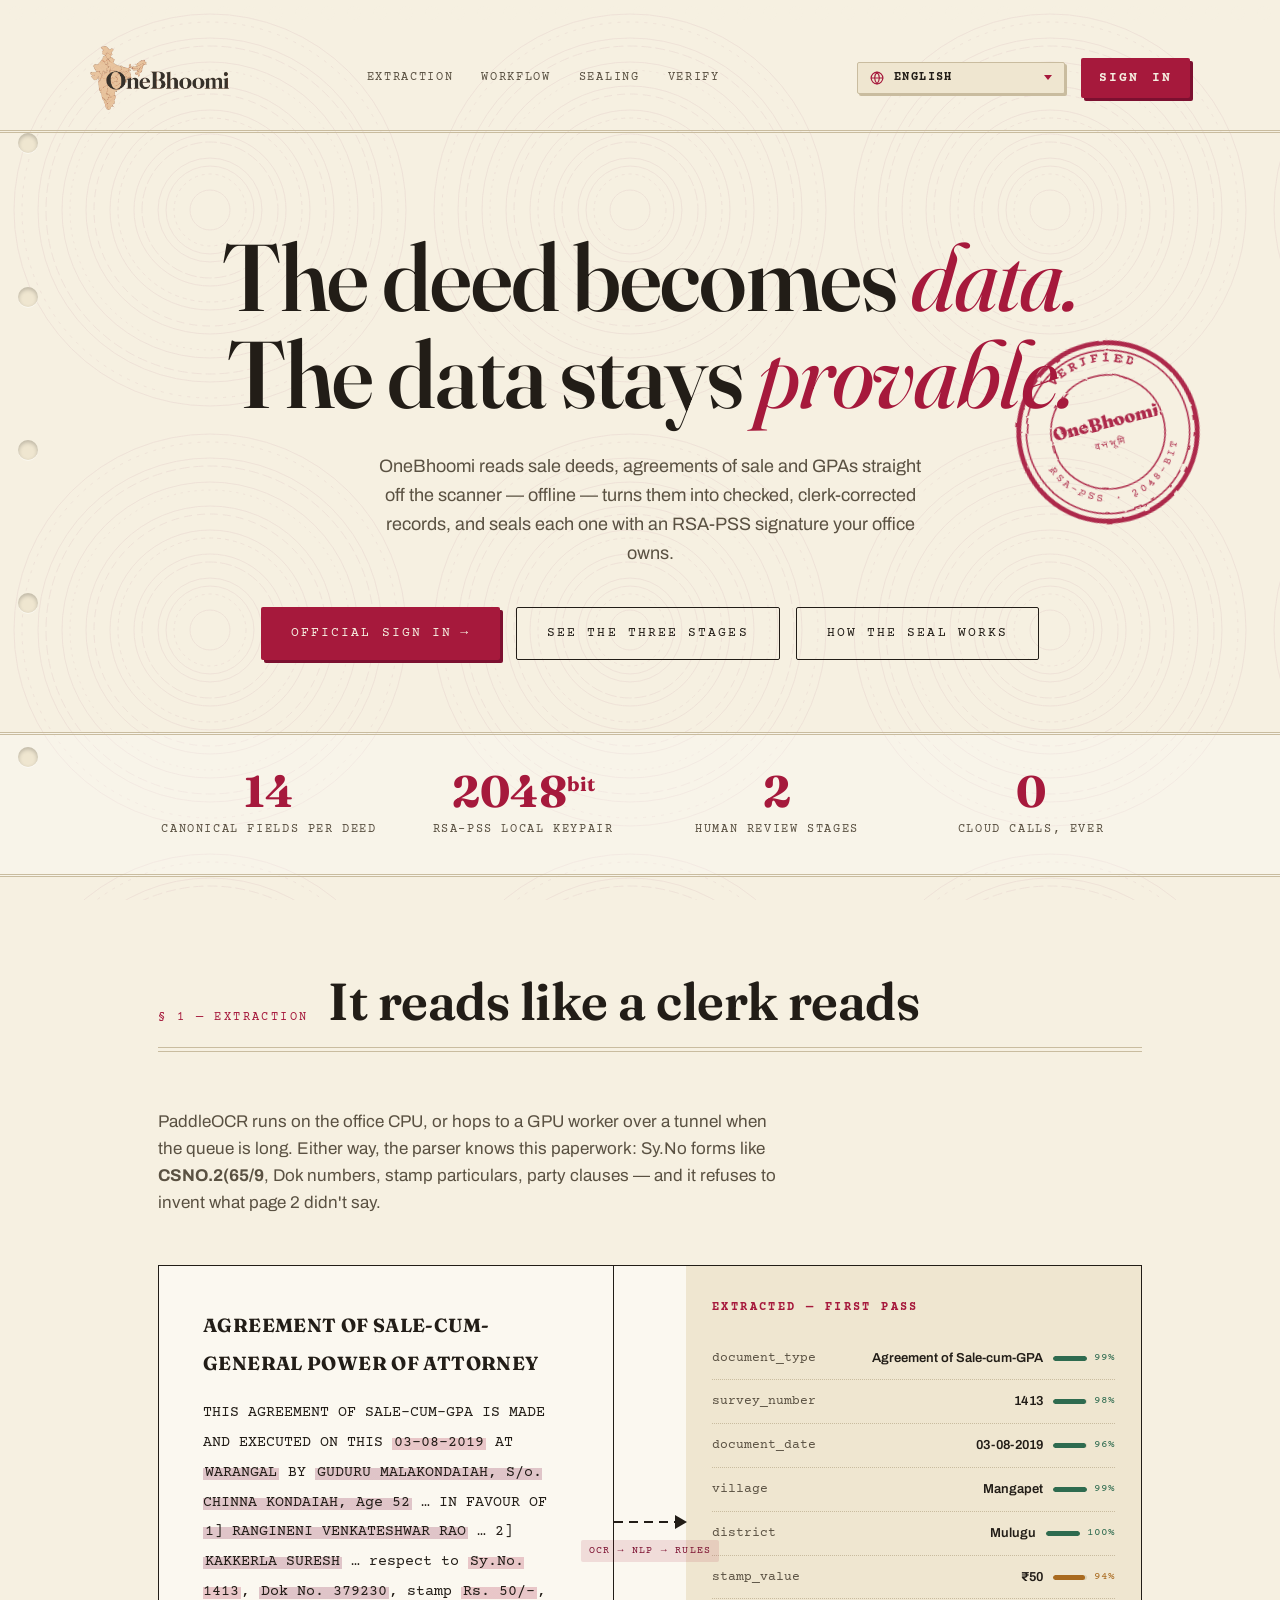
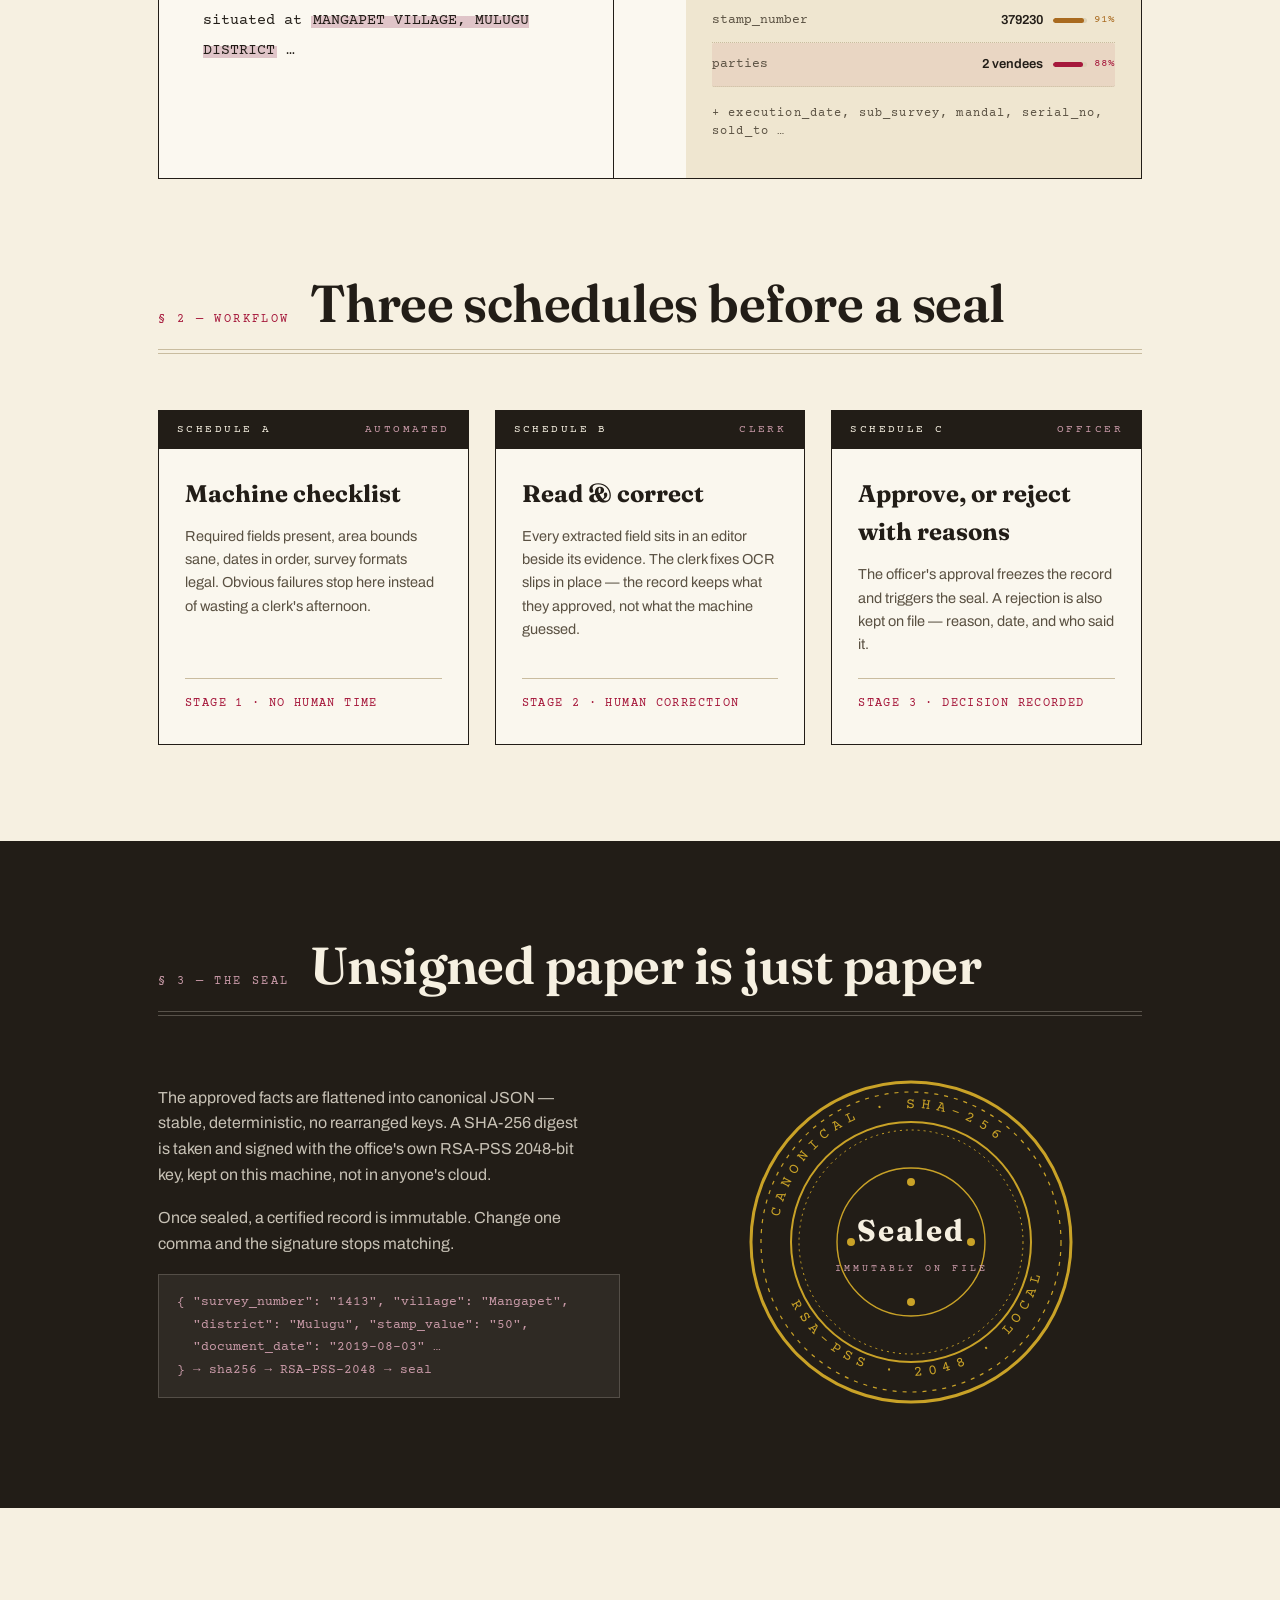
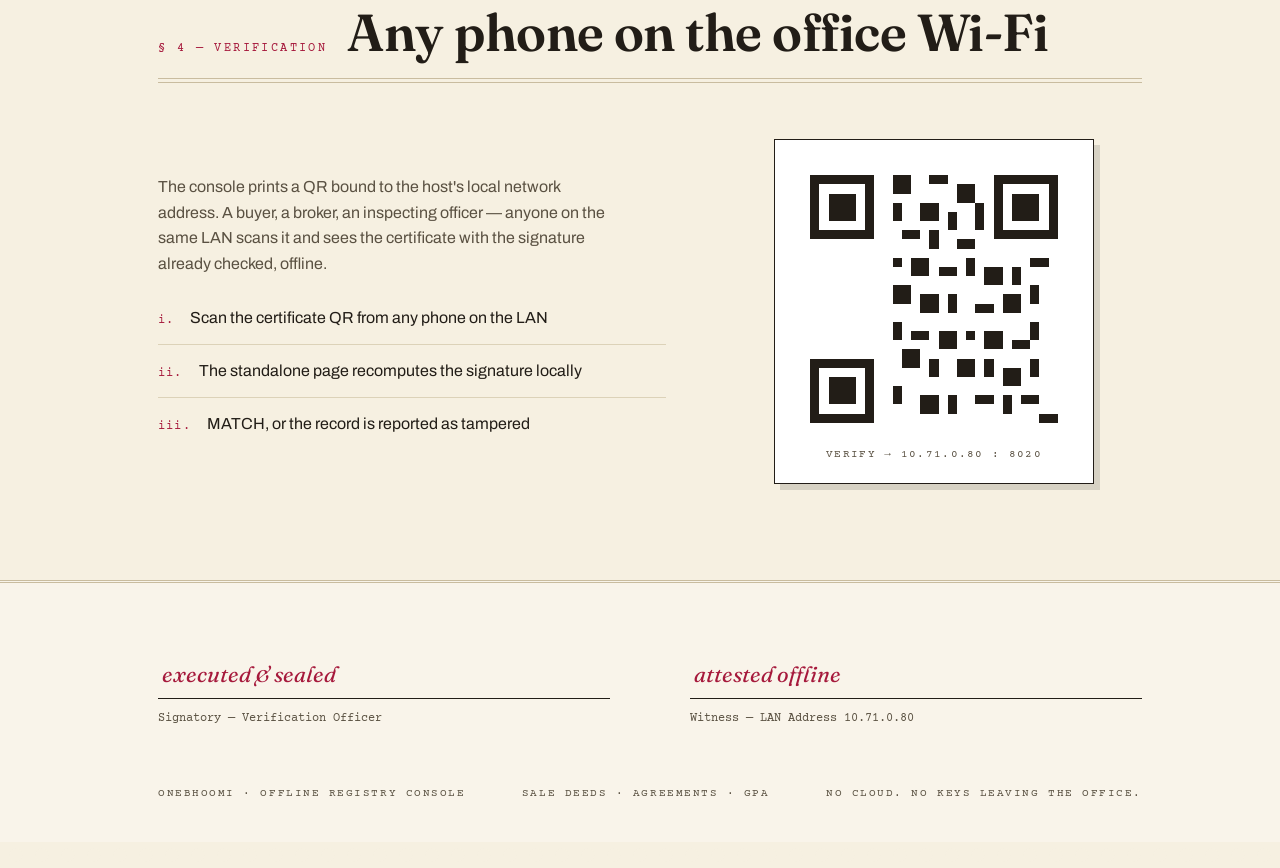
<file: 01-onebhoomi-final.html>
<!DOCTYPE html>
<html lang="en">
<head>
<meta charset="UTF-8">
<meta name="viewport" content="width=device-width, initial-scale=1.0">
<title>OneBhoomi — Offline Registry for Land Records</title>
<link rel="preconnect" href="https://fonts.googleapis.com">
<link rel="preconnect" href="https://fonts.gstatic.com" crossorigin>
<link href="https://fonts.googleapis.com/css2?family=Fraunces:ital,opsz,wght@0,9..144,300..900;1,9..144,300..900&family=Archivo:wght@400;500;600;700&family=Courier+Prime:ital,wght@0,400;0,700;1,400&family=Noto+Sans+Devanagari:wght@400;500;600;700&family=Noto+Sans+Telugu:wght@400;500;600;700&family=Noto+Sans+Kannada:wght@400;500;600;700&family=Noto+Sans+Tamil:wght@400;500;600;700&display=swap" rel="stylesheet">
<style>
  :root{
    --paper:#F6F0E1;
    --paper-deep:#EFE6D0;
    --ink:#221D17;
    --ink-soft:#5A5142;
    --stamp:#A6193C;
    --stamp-deep:#7C1030;
    --rosette:#C99AA8;
    --green:#2E6B4F;
    --rule:#C9BC9F;
    --rule-soft:#DCD2B8;
    --serif:"Fraunces",Georgia,serif;
    --type:"Courier Prime","Courier New",monospace;
    --sans:"Archivo",system-ui,sans-serif;
  }
  *{margin:0;padding:0;box-sizing:border-box}
  html{scroll-behavior:smooth}
  body{
    background:var(--paper);
    color:var(--ink);
    font-family:var(--sans);
    font-size:16px;
    line-height:1.6;
    overflow-x:hidden;
  }
  ::selection{background:var(--stamp);color:var(--paper)}

  /* ---------- security guilloche backdrop ---------- */
  .security-bg{
    position:fixed;inset:0;z-index:0;pointer-events:none;
    background-image:url("data:image/svg+xml,%3Csvg xmlns='http://www.w3.org/2000/svg' width='420' height='420' viewBox='0 0 420 420'%3E%3Cg fill='none' stroke='%23C99AA8' stroke-width='1' opacity='.33'%3E%3Ccircle cx='210' cy='210' r='196'/%3E%3Ccircle cx='210' cy='210' r='188' stroke-dasharray='3 6'/%3E%3Ccircle cx='210' cy='210' r='172'/%3E%3Ccircle cx='210' cy='210' r='164' stroke-dasharray='10 4'/%3E%3Ccircle cx='210' cy='210' r='148'/%3E%3Ccircle cx='210' cy='210' r='140' stroke-dasharray='2 5'/%3E%3Ccircle cx='210' cy='210' r='124'/%3E%3Ccircle cx='210' cy='210' r='116' stroke-dasharray='8 5'/%3E%3Ccircle cx='210' cy='210' r='100'/%3E%3Ccircle cx='210' cy='210' r='92' stroke-dasharray='4 4'/%3E%3Ccircle cx='210' cy='210' r='76'/%3E%3Ccircle cx='210' cy='210' r='68' stroke-dasharray='12 3'/%3E%3Ccircle cx='210' cy='210' r='52'/%3E%3Ccircle cx='210' cy='210' r='44'/%3E%3Ccircle cx='210' cy='210' r='36' stroke-dasharray='3 4'/%3E%3Ccircle cx='210' cy='210' r='20'/%3E%3C/g%3E%3C/svg%3E");
    background-size:420px 420px;
    opacity:.5;
  }
  .page{position:relative;z-index:1}

  /* ---------- perforated top & bottom edges ---------- */
  .perf{
    height:26px;width:100%;
    background-image:radial-gradient(circle at 13px 13px, var(--paper) 6px, transparent 7px);
    background-size:26px 26px;
    background-position:center top;
  }
  .perf.bottom{background-position:center bottom}

  /* ---------- marginal punch holes ---------- */
  .punches{position:fixed;left:18px;top:0;bottom:0;width:22px;z-index:2;display:flex;flex-direction:column;justify-content:space-evenly;pointer-events:none}
  .punches i{width:20px;height:20px;border-radius:50%;background:var(--paper-deep);box-shadow:inset 0 2px 4px rgba(0,0,0,.22), 0 1px 0 rgba(255,255,255,.5);display:block}
  @media(max-width:900px){.punches{display:none}}

  .wrap{max-width:1100px;margin:0 auto;padding:0 48px 0 68px}
  @media(max-width:640px){.wrap{padding:0 22px}}

  /* ---------- header as register heading ---------- */
  
  /* ---------- language selector badge (matches registry theme) ---------- */
  .lang-picker {
    display: inline-flex;
    align-items: center;
    gap: 8px;
    background: var(--paper-deep);
    border: 1.5px solid var(--rule);
    border-radius: 2px;
    padding: 6px 12px;
    box-shadow: 2px 2px 0 var(--rule);
    transition: all .15s ease;
    cursor: pointer;
    vertical-align: middle;
  }
  .lang-picker:hover, .lang-picker:focus-within {
    border-color: var(--stamp);
    box-shadow: 2px 2px 0 var(--stamp-deep);
    background: #FFFDF6;
  }
  .lang-picker svg.lang-svg {
    width: 14px;
    height: 14px;
    stroke: var(--stamp);
    fill: none;
    flex-shrink: 0;
    display: inline-block;
    vertical-align: middle;
  }
  .lang-dropdown {
    background: transparent;
    border: none;
    outline: none;
    box-shadow: none;
    font-family: var(--type);
    font-size: 11.5px;
    font-weight: 700;
    letter-spacing: .12em;
    text-transform: uppercase;
    color: var(--ink);
    cursor: pointer;
    appearance: none;
    -webkit-appearance: none;
    -moz-appearance: none;
    padding: 2px 20px 2px 2px;
    margin: 0;
    line-height: 1.2;
    background-image: url("data:image/svg+xml,%3Csvg xmlns='http://www.w3.org/2000/svg' width='10' height='6' viewBox='0 0 10 6'%3E%3Cpath fill='%23A6193C' d='M0 0l5 6 5-6z'/%3E%3C/svg%3E");
    background-repeat: no-repeat;
    background-position: right center;
    background-size: 8px 5px;
  }
  .lang-dropdown:focus {
    outline: none;
    box-shadow: none;
  }
  .lang-dropdown option {
    background: #FFFDF6;
    color: #221D17;
    font-family: var(--sans);
    font-size: 13px;
    font-weight: 600;
    padding: 8px 12px;
    text-transform: none;
    letter-spacing: normal;
  }
  
  /* Font fallbacks & optical size equalizer for Indic languages */
  html[lang="hi"] body, html[lang="hi"] p, html[lang="hi"] span, html[lang="hi"] a, html[lang="hi"] button, html[lang="hi"] th, html[lang="hi"] td, html[lang="hi"] label, html[lang="hi"] div {
    font-family: "Noto Sans Devanagari", var(--sans), sans-serif;
  }
  html[lang="te"] body, html[lang="te"] p, html[lang="te"] span, html[lang="te"] a, html[lang="te"] button, html[lang="te"] th, html[lang="te"] td, html[lang="te"] label, html[lang="te"] div {
    font-family: "Noto Sans Telugu", var(--sans), sans-serif;
  }
  html[lang="kn"] body, html[lang="kn"] p, html[lang="kn"] span, html[lang="kn"] a, html[lang="kn"] button, html[lang="kn"] th, html[lang="kn"] td, html[lang="kn"] label, html[lang="kn"] div {
    font-family: "Noto Sans Kannada", var(--sans), sans-serif;
  }
  html[lang="ta"] body, html[lang="ta"] p, html[lang="ta"] span, html[lang="ta"] a, html[lang="ta"] button, html[lang="ta"] th, html[lang="ta"] td, html[lang="ta"] label, html[lang="ta"] div {
    font-family: "Noto Sans Tamil", var(--sans), sans-serif;
  }

  /* Reset letter-spacing for Indic scripts so spacing matches English positioning without breaking font sizing */
  html[lang]:not([lang="en"]) *,
  html[lang]:not([lang="en"]) ::placeholder {
    letter-spacing: normal !important;
  }

  header{border-bottom:3px double var(--rule)}
  .reg-bar{
    display:flex;align-items:center;justify-content:space-between;
    padding:20px 0;gap:24px;flex-wrap:nowrap;
  }
  .brand{
    display:flex;align-items:center;gap:14px;text-decoration:none;color:var(--ink);
    white-space:nowrap;flex-shrink:0;text-align:left;
  }
  .brand img { display:block; height:64px; width:auto; }
  .brand b{
    font-family:var(--serif);font-weight:900;font-size:26px;letter-spacing:.04em;
    white-space:nowrap;text-align:left;
  }
  .brand span{
    font-family:var(--type);font-size:11px;letter-spacing:.14em;color:var(--stamp);
    text-transform:uppercase;white-space:nowrap;display:inline-block;text-align:left;
  }
  nav{
    display:flex;gap:28px;align-items:center;white-space:nowrap;
  }
  nav a{
    font-family:var(--type);font-size:12px;letter-spacing:.14em;text-transform:uppercase;
    color:var(--ink-soft);text-decoration:none;white-space:nowrap;
  }
  nav a:hover{color:var(--stamp)}
  nav a:focus-visible{outline:2px solid var(--stamp);outline-offset:4px}
  .reg-no{font-family:var(--type);font-size:11px;color:var(--ink-soft);letter-spacing:.12em;white-space:nowrap}
  .reg-right{
    display:flex;align-items:center;gap:16px;white-space:nowrap;flex-shrink:0;
  }
  .btn-head{
    padding:11px 20px;font-size:11.5px;letter-spacing:.14em;word-spacing:.18em;
    white-space:nowrap;flex:none;
  }
  @media(max-width:1100px){.reg-no{display:none}}
  @media(max-width:820px){nav{display:none}}
  @media(max-width:520px){.btn-head{padding:9px 14px}}

  /* ---------- hero ---------- */
  .hero{position:relative;padding:88px 0 72px;text-align:center}
  .hero .eyebrow{
    font-family:var(--type);font-size:12px;letter-spacing:.28em;text-transform:uppercase;
    color:var(--stamp);margin-bottom:28px;
  }
  h1{
    font-family:var(--serif);font-weight:560;
    font-size:clamp(44px,7.4vw,96px);
    line-height:1.02;letter-spacing:-.015em;
    max-width:15ch;margin:0 auto;
  }
  h1 em{font-style:italic;font-weight:420;color:var(--stamp)}
  .hero p.lede{
    max-width:56ch;margin:30px auto 0;font-size:18px;color:var(--ink-soft);
  }
  .hero .acts{margin-top:40px;display:flex;gap:16px;justify-content:center;flex-wrap:wrap}
  .btn{
    font-family:var(--type);font-size:13px;letter-spacing:.16em;text-transform:uppercase;
    text-decoration:none;padding:15px 30px;border-radius:2px;transition:transform .15s ease, box-shadow .15s ease;
  }
  .btn:focus-visible{outline:3px solid var(--stamp);outline-offset:3px}
  .btn-primary{
    background:var(--stamp);color:var(--paper);
    box-shadow:3px 3px 0 var(--stamp-deep);
  }
  .btn-primary:hover{transform:translate(-2px,-2px);box-shadow:5px 5px 0 var(--stamp-deep)}
  .btn-ghost{color:var(--ink);border:1.5px solid var(--ink)}
  .btn-ghost:hover{background:var(--ink);color:var(--paper)}

  /* ---------- rubber stamp (signature) ---------- */
  .stamp{
    position:absolute;right:6%;top:34%;width:190px;height:190px;
    transform:rotate(-14deg) scale(3.4);opacity:0;
    animation:slam .62s cubic-bezier(.2,1.6,.35,1) 1.05s forwards;
    pointer-events:none;
  }
  @media(max-width:1000px){.stamp{right:2%;top:6%;width:130px;height:130px}}
  @media(max-width:640px){.stamp{position:absolute;right:6px;top:-4px;width:104px;height:104px}}
  .stamp svg{width:100%;height:100%;filter:url(#roughen)}
  @keyframes slam{
    0%{transform:rotate(9deg) scale(3.4);opacity:0}
    60%{opacity:1}
    100%{transform:rotate(-14deg) scale(1);opacity:.92}
  }

  /* ---------- particulars strip ---------- */
  .particulars{border-top:3px double var(--rule);border-bottom:3px double var(--rule);padding:34px 0;background:rgba(255,255,255,.28);text-align:center}
  .part-grid{display:grid;grid-template-columns:repeat(4,1fr);gap:32px;text-align:center;justify-items:center;align-items:start}
  @media(max-width:820px){.part-grid{grid-template-columns:repeat(2,1fr)}}
  .part{text-align:center;width:100%}
  .part b{display:block;font-family:var(--serif);font-weight:700;font-size:44px;line-height:1;color:var(--stamp);text-align:center}
  .part b sup{font-size:20px}
  .part span{font-family:var(--type);font-size:11.5px;letter-spacing:.14em;text-transform:uppercase;color:var(--ink-soft);display:block;margin-top:8px;text-align:center}

  /* ---------- section chrome: legal double rules ---------- */
  section{padding:96px 0}
  .sec-head{display:flex;align-items:baseline;gap:20px;margin-bottom:18px;flex-wrap:wrap}
  .sec-head .no{font-family:var(--type);font-size:12px;letter-spacing:.2em;color:var(--stamp);text-transform:uppercase;white-space:nowrap}
  .sec-head h2{font-family:var(--serif);font-weight:620;font-size:clamp(30px,4.4vw,52px);letter-spacing:-.01em;line-height:1.08}
  .sec-sub{max-width:62ch;color:var(--ink-soft);margin-bottom:48px;font-size:17px}
  .double-rule{border:0;border-top:1px solid var(--rule);border-bottom:1px solid var(--rule);height:5px;margin:0 0 56px}

  /* ---------- extraction demo: the parties clause ---------- */
  .extract{display:grid;grid-template-columns:1fr 72px 1fr;gap:0;border:1.5px solid var(--ink);background:rgba(255,255,255,.5)}
  @media(max-width:900px){.extract{grid-template-columns:1fr}}
  .deed{padding:40px 44px;border-right:1.5px solid var(--ink);position:relative;overflow:hidden}
  @media(max-width:900px){.deed{border-right:0;border-bottom:1.5px solid var(--ink)}}
  .deed .clause-head{font-family:var(--serif);font-weight:700;font-size:19px;letter-spacing:.02em;text-transform:uppercase;margin-bottom:16px}
  .deed p{font-family:var(--type);font-size:14.5px;line-height:2.05;color:var(--ink)}
  .hl{background:linear-gradient(transparent 18%, rgba(201,154,168,.55) 18%, rgba(201,154,168,.55) 92%, transparent 92%);padding:0 2px}
  .hl.hot{background:linear-gradient(transparent 18%, rgba(166,25,60,.22) 18%, rgba(166,25,60,.22) 92%, transparent 92%)}
  .fields{padding:32px 26px 36px;background:var(--paper-deep)}
  .fields h3{font-family:var(--type);font-size:12px;letter-spacing:.2em;text-transform:uppercase;color:var(--stamp);margin-bottom:20px}
  .field{display:flex;justify-content:space-between;align-items:center;gap:10px;padding:11px 0;border-bottom:1px dotted var(--rule);font-size:13px}
  .field:last-child{border-bottom:0}
  .field .k{font-family:var(--type);color:var(--ink-soft);flex:none}
  .field .v{font-family:var(--sans);font-weight:600;text-align:right;flex:1}
  .field .conf{display:flex;align-items:center;gap:7px;flex:none}
  .field .conf .bar{width:34px;height:5px;background:var(--rule-soft);border-radius:99px;overflow:hidden}
  .field .conf .bar i{display:block;height:100%;border-radius:99px}
  .field .conf .pc{font-family:var(--type);font-size:10.5px;color:var(--ink-soft);font-variant-numeric:tabular-nums}
  .conf.c-hi .pc{color:var(--green)}  .conf.c-hi .bar i{background:var(--green)}
  .conf.c-md .pc{color:#A96A1F}      .conf.c-md .bar i{background:#A96A1F}
  .conf.c-lo .pc{color:var(--stamp)} .conf.c-lo .bar i{background:var(--stamp)}
  .field.flagged{background:rgba(166,25,60,.08);border-radius:2px}
  .fields .more{margin-top:18px;font-family:var(--type);font-size:11.5px;color:var(--ink-soft);letter-spacing:.1em}

  /* ---------- reading-bench motion (ported from prototype 05 · Sankalan) ---------- */
  .pipe-arrow{display:grid;place-items:center;position:relative;z-index:1}
  .pipe-arrow .shaft{
    width:100%;height:2px;position:relative;
    background:repeating-linear-gradient(90deg,var(--ink) 0 9px,transparent 9px 15px);
    animation:pipeflow 1s linear infinite;
  }
  .pipe-arrow .shaft::after{
    content:"";position:absolute;right:-1px;top:-6px;
    border-left:12px solid var(--ink);border-top:7px solid transparent;border-bottom:7px solid transparent;
  }
  .pipe-arrow .lbl{
    position:absolute;top:calc(50% + 18px);white-space:nowrap;
    font-family:var(--type);font-size:10px;letter-spacing:.12em;color:var(--stamp-deep);
    background:rgba(166,25,60,.12);padding:3px 8px;border-radius:2px;
  }
  @keyframes pipeflow{to{background-position:15px 0}}
  @keyframes pipeflowV{to{background-position:0 15px}}
  .deed::after{
    content:"";position:absolute;left:0;right:0;top:-70px;height:46px;
    background:linear-gradient(180deg,transparent,rgba(166,25,60,.18),transparent);
    animation:scanline 4.6s ease-in-out infinite;pointer-events:none;
  }
  @keyframes scanline{0%{top:-70px}55%,100%{top:105%}}
  @keyframes fieldIn{from{opacity:0;transform:translateX(12px)}to{opacity:1;transform:none}}
  .extract.in .field{animation:fieldIn .45s cubic-bezier(.22,.61,.36,1) backwards}
  .extract.in .field:nth-of-type(1){animation-delay:.18s}
  .extract.in .field:nth-of-type(2){animation-delay:.25s}
  .extract.in .field:nth-of-type(3){animation-delay:.32s}
  .extract.in .field:nth-of-type(4){animation-delay:.39s}
  .extract.in .field:nth-of-type(5){animation-delay:.46s}
  .extract.in .field:nth-of-type(6){animation-delay:.53s}
  .extract.in .field:nth-of-type(7){animation-delay:.60s}
  .extract.in .field:nth-of-type(8){animation-delay:.67s}
  @media(max-width:900px){
    .pipe-arrow{display:flex;align-items:center;justify-content:center;gap:12px;padding:14px 0 6px}
    .pipe-arrow .shaft{
      width:2px;height:38px;flex:none;
      background:repeating-linear-gradient(180deg,var(--ink) 0 9px,transparent 9px 15px);
      animation-name:pipeflowV;
    }
    .pipe-arrow .shaft::after{
      right:auto;left:50%;top:auto;bottom:-1px;transform:translateX(-50%);
      border-left:7px solid transparent;border-right:7px solid transparent;
      border-top:12px solid var(--ink);border-bottom:0;
    }
    .pipe-arrow .lbl{position:static;white-space:normal}
  }
  @media(max-width:520px){
    .field .conf .bar{width:26px}
    .field .conf .pc{display:none}
  }

  /* ---------- schedules (workflow) ---------- */
  .schedules{display:grid;grid-template-columns:repeat(3,1fr);gap:26px}
  @media(max-width:900px){.schedules{grid-template-columns:1fr}}
  .schedule{border:1.5px solid var(--ink);background:rgba(255,255,255,.45);display:flex;flex-direction:column}
  .schedule .tab{
    font-family:var(--type);font-size:11px;letter-spacing:.22em;text-transform:uppercase;
    background:var(--ink);color:var(--paper);padding:10px 18px;display:flex;justify-content:space-between
  }
  .schedule .tab em{font-style:normal;color:var(--rosette)}
  .schedule .body{padding:26px 26px 30px;flex:1;display:flex;flex-direction:column}
  .schedule h3{font-family:var(--serif);font-weight:700;font-size:24px;margin-bottom:12px}
  .schedule p{color:var(--ink-soft);font-size:14.5px;flex:1}
  .schedule .foot{margin-top:22px;padding-top:16px;border-top:1px solid var(--rule);font-family:var(--type);font-size:11.5px;letter-spacing:.12em;text-transform:uppercase;color:var(--stamp)}

  /* ---------- sealing section ---------- */
  .sealing{background:var(--ink);color:var(--paper);position:relative;overflow:hidden}
  .sealing .wrap{position:relative;z-index:1}
  .sealing .sec-head .no{color:var(--rosette)}
  .sealing h2{color:var(--paper)}
  .sealing .sec-sub{color:rgba(246,240,225,.72)}
  .seal-grid{display:grid;grid-template-columns:1fr 1fr;gap:60px;align-items:center}
  @media(max-width:900px){.seal-grid{grid-template-columns:1fr}}
  .seal-grid p{color:rgba(246,240,225,.78);font-size:16px;max-width:48ch;margin-bottom:18px}
  .seal-grid code{
    display:block;font-family:var(--type);font-size:12.5px;color:var(--rosette);
    background:rgba(246,240,225,.06);border:1px solid rgba(246,240,225,.18);
    padding:16px 18px;line-height:1.8;overflow-x:auto;white-space:nowrap
  }
  .seal-visual{display:flex;justify-content:center;position:relative}
  .big-seal{width:min(340px,80vw);animation:slowspin 90s linear infinite}
  @keyframes slowspin{to{transform:rotate(360deg)}}
  .seal-center{
    position:absolute;inset:0;display:flex;flex-direction:column;align-items:center;justify-content:center;
    text-align:center;pointer-events:none;
  }
  .seal-center b{font-family:var(--serif);font-size:30px;letter-spacing:.06em}
  .seal-center span{font-family:var(--type);font-size:10px;letter-spacing:.3em;color:var(--rosette);margin-top:6px;text-transform:uppercase}

  /* ---------- LAN verify ---------- */
  .lan{display:grid;grid-template-columns:1.1fr .9fr;gap:60px;align-items:center}
  @media(max-width:900px){.lan{grid-template-columns:1fr}}
  .lan-copy p{color:var(--ink-soft);font-size:16px;margin-bottom:16px;max-width:50ch}
  .lan-steps{list-style:none;margin-top:8px}
  .lan-steps li{
    display:flex;gap:16px;align-items:baseline;padding:13px 0;border-bottom:1px solid var(--rule-soft);
  }
  .lan-steps li:last-child{border-bottom:0}
  .lan-steps .n{font-family:var(--type);color:var(--stamp);font-size:12px;letter-spacing:.1em;white-space:nowrap}
  .qr-card{
    justify-self:center;background:#fff;border:1.5px solid var(--ink);padding:26px 26px 20px;
    box-shadow:6px 6px 0 rgba(34,29,23,.14);transform:rotate(1.6deg);max-width:320px;text-align:center
  }
  .qr-card svg{width:100%;height:auto;display:block}
  .qr-card figcaption{margin-top:14px;font-family:var(--type);font-size:11px;letter-spacing:.12em;color:var(--ink-soft);text-transform:uppercase}

  /* ---------- footer ---------- */
  footer{border-top:3px double var(--rule);padding:64px 0 40px;background:rgba(255,255,255,.3)}
  .sig-row{display:grid;grid-template-columns:1fr 1fr;gap:80px;margin-bottom:56px}
  @media(max-width:700px){.sig-row{grid-template-columns:1fr;gap:48px}}
  .sig{font-family:var(--type);font-size:12px;color:var(--ink-soft)}
  .sig .line{border-bottom:1.5px solid var(--ink);height:52px;margin-bottom:10px;display:flex;align-items:flex-end;padding:0 4px 6px;font-family:var(--serif);font-style:italic;font-size:22px;color:var(--stamp)}
  .foot-note{display:flex;justify-content:space-between;gap:20px;flex-wrap:wrap;font-family:var(--type);font-size:11px;letter-spacing:.14em;text-transform:uppercase;color:var(--ink-soft)}

  /* ---------- reveals ---------- */
  .rv{opacity:0;transform:translateY(26px);transition:opacity .7s ease, transform .7s ease}
  .rv.in{opacity:1;transform:none}
  @media (prefers-reduced-motion: reduce){
    .rv{opacity:1;transform:none;transition:none}
    .stamp{animation:none;transform:rotate(-14deg) scale(1);opacity:.92}
    .big-seal{animation:none}
    html{scroll-behavior:auto}
    .deed::after{display:none}
    .pipe-arrow .shaft{animation:none}
    .extract.in .field{animation:none}
  }
  .static .stamp{animation:none;transform:rotate(-14deg) scale(1);opacity:.92}
  .static .big-seal{animation:none}
  .static .rv{opacity:1;transform:none;transition:none}
  .static .deed::after{display:none}
  .static .pipe-arrow .shaft{animation:none}
  .static .extract.in .field{animation:none}
</style>
</head>
<body>

<div class="security-bg" aria-hidden="true"></div>
<div class="punches" aria-hidden="true"><i></i><i></i><i></i><i></i><i></i></div>

<svg width="0" height="0" style="position:absolute" aria-hidden="true">
  <filter id="roughen">
    <feTurbulence type="fractalNoise" baseFrequency="0.09" numOctaves="2" result="n"/>
    <feDisplacementMap in="SourceGraphic" in2="n" scale="2.5"/>
  </filter>
</svg>

<div class="perf" aria-hidden="true"></div>
<div class="page">

<header>
  <div class="wrap reg-bar">
    <a class="brand" href="/" style="display:inline-flex; align-items:center; text-decoration:none;">
      <img src="/logo.png?v=20260904d" alt="OneBhoomi" style="height:64px; width:auto; display:block; mix-blend-mode:multiply; filter:contrast(1.02);">
    </a>


    <nav aria-label="Sections">
      <a href="#extraction" data-i18n="nav_extract">Extraction</a>
      <a href="#workflow" data-i18n="nav_workflow">Workflow</a>
      <a href="#sealing" data-i18n="nav_sealing">Sealing</a>
      <a href="#verify" data-i18n="nav_verify">Verify</a>
    </nav>
    <div class="reg-right">
      <div class="lang-picker" title="Change Language">
        <svg class="lang-svg" viewBox="0 0 24 24" stroke-width="2" stroke-linecap="round" stroke-linejoin="round">
          <circle cx="12" cy="12" r="10"></circle>
          <line x1="2" y1="12" x2="22" y2="12"></line>
          <path d="M12 2a15.3 15.3 0 0 1 4 10 15.3 15.3 0 0 1-4 10 15.3 15.3 0 0 1-4-10 15.3 15.3 0 0 1 4-10z"></path>
        </svg>
        <select id="langSelect" class="lang-dropdown" aria-label="Select Language">
          <option value="en" selected>English</option>
          <option value="hi">हिंदी (Hindi)</option>
          <option value="te">తెలుగు (Telugu)</option>
          <option value="kn">ಕನ್ನಡ (Kannada)</option>
          <option value="ta">தமிழ் (Tamil)</option>
        </select>
      </div>
      <div id="headerAuthContainer" style="display:inline-flex; align-items:center; gap:10px;">
        <a class="btn btn-primary btn-head" href="/auth/signin" id="headerSignInBtn" data-i18n="nav_signin" style="padding:10px 18px; font-weight:700;">Sign In</a>
      </div>
    </div>
</header>

<main id="top">

  <!-- HERO -->
  <section class="hero" style="padding-top:96px">
    <div class="wrap">
      <h1 data-i18n="hero_h1">The deed becomes <em>data.</em><br>The data stays <em>provable.</em></h1>
      <p class="lede" data-i18n="hero_lede">OneBhoomi reads sale deeds, agreements of sale and GPAs straight off the scanner — offline — turns them into checked, clerk-corrected records, and seals each one with an RSA-PSS signature your office owns.</p>
      <div class="acts">
        <a class="btn btn-primary" href="/auth/signin" id="heroAuthBtn" style="display:inline-flex; align-items:center; gap:8px;">
          <span>Official Sign In</span> &rarr;
        </a>
        <a class="btn btn-ghost" href="#workflow" data-i18n="hero_act_stages">See the three stages</a>
        <a class="btn btn-ghost" href="#sealing" data-i18n="hero_act_seal">How the seal works</a>
      </div>
      <div class="stamp" aria-hidden="true">
        <svg viewBox="0 0 200 200">
          <circle cx="100" cy="100" r="94" fill="none" stroke="#A6193C" stroke-width="5"/>
          <circle cx="100" cy="100" r="86" fill="none" stroke="#A6193C" stroke-width="1.6"/>
          <circle cx="100" cy="100" r="60" fill="none" stroke="#A6193C" stroke-width="1.6"/>
          <path id="stArcTop" d="M 100 100 m -74 0 a 74 74 0 1 1 148 0" fill="none"/>
          <path id="stArcBot" d="M 100 100 m -73 0 a 73 73 0 1 0 146 0" fill="none"/>
          <text font-family="Courier Prime, monospace" font-size="14.5" letter-spacing="3.4" fill="#A6193C" font-weight="700" text-anchor="middle">
            <textPath href="#stArcTop" startOffset="50%" data-i18n="stamp_top">VERIFIED</textPath>
          </text>
          <text font-family="Courier Prime, monospace" font-size="11.5" letter-spacing="2.6" fill="#A6193C" text-anchor="middle">
            <textPath href="#stArcBot" startOffset="50%" data-i18n="stamp_bot">RSA-PSS · 2048-BIT</textPath>
          </text>
          <text x="100" y="96" text-anchor="middle" font-family="Fraunces, serif" font-weight="900" font-size="19" fill="#A6193C" data-i18n="stamp_brand">OneBhoomi</text>
          <text x="100" y="116" text-anchor="middle" font-family="Courier Prime, monospace" font-size="10" letter-spacing="2" fill="#A6193C" data-i18n="stamp_sub">वनभूमि</text>
        </svg>
      </div>
    </div>
  </section>

  <!-- PARTICULARS -->
  <div class="particulars">
    <div class="wrap part-grid">
      <div class="part rv"><b>14</b><span data-i18n="part_fields">canonical fields per deed</span></div>
      <div class="part rv"><b>2048<sup>bit</sup></b><span data-i18n="part_keys">RSA-PSS local keypair</span></div>
      <div class="part rv"><b>2</b><span data-i18n="part_stages">human review stages</span></div>
      <div class="part rv"><b>0</b><span data-i18n="part_cloud">cloud calls, ever</span></div>
    </div>
  </div>

  <!-- EXTRACTION -->
  <section id="extraction">
    <div class="wrap">
      <div class="sec-head rv"><span class="no" data-i18n="sec1_no">§ 1 — Extraction</span><h2 data-i18n="sec1_h2">It reads like a clerk reads</h2></div>
      <hr class="double-rule">
      <p class="sec-sub rv" data-i18n="sec1_sub">PaddleOCR runs on the office CPU, or hops to a GPU worker over a tunnel when the queue is long. Either way, the parser knows this paperwork: Sy.No forms like <strong>CSNO.2(65/9</strong>, Dok numbers, stamp particulars, party clauses — and it refuses to invent what page&nbsp;2 didn't say.</p>
      <!-- reading-bench motion ported from prototypes/05-sankalan: scan-line sweep, flowing arrow, field cascade, confidence fills -->
      <div class="extract rv">
        <div class="deed">
          <p class="clause-head" data-i18n="deed_clause">Agreement of Sale-cum-General Power of Attorney</p>
          <p data-i18n="deed_excerpt">THIS AGREEMENT OF SALE-CUM-GPA IS MADE AND EXECUTED ON THIS <span class="hl hot">03-08-2019</span> AT <span class="hl">WARANGAL</span> BY <span class="hl">GUDURU MALAKONDAIAH, S/o. CHINNA KONDAIAH, Age 52</span> … IN FAVOUR OF <span class="hl">1] RANGINENI VENKATESHWAR RAO</span> … 2] <span class="hl">KAKKERLA SURESH</span> … respect to <span class="hl hot">Sy.No. 1413</span>, <span class="hl">Dok No. 379230</span>, stamp <span class="hl hot">Rs. 50/-</span>, situated at <span class="hl">MANGAPET VILLAGE, MULUGU DISTRICT</span> …</p>
        </div>
        <div class="pipe-arrow" aria-hidden="true">
          <div class="shaft"></div>
          <span class="lbl" data-i18n="pipe_lbl">OCR → NLP → RULES</span>
        </div>
        <aside class="fields" aria-label="Extracted fields">
          <h3 data-i18n="ext_first_pass">Extracted — first pass</h3>
          <div class="field"><span class="k" data-i18n="k_doc_type">document_type</span><span class="v" data-i18n="v_doc_type">Agreement of Sale-cum-GPA</span><span class="conf c-hi"><span class="bar"><i style="width:99%"></i></span><span class="pc">99%</span></span></div>
          <div class="field"><span class="k" data-i18n="k_survey_no">survey_number</span><span class="v">1413</span><span class="conf c-hi"><span class="bar"><i style="width:98%"></i></span><span class="pc">98%</span></span></div>
          <div class="field"><span class="k" data-i18n="k_doc_date">document_date</span><span class="v">03-08-2019</span><span class="conf c-hi"><span class="bar"><i style="width:96%"></i></span><span class="pc">96%</span></span></div>
          <div class="field"><span class="k" data-i18n="k_village">village</span><span class="v" data-i18n="v_village">Mangapet</span><span class="conf c-hi"><span class="bar"><i style="width:99%"></i></span><span class="pc">99%</span></span></div>
          <div class="field"><span class="k" data-i18n="k_district">district</span><span class="v" data-i18n="v_district">Mulugu</span><span class="conf c-hi"><span class="bar"><i style="width:100%"></i></span><span class="pc">100%</span></span></div>
          <div class="field"><span class="k" data-i18n="k_stamp_val">stamp_value</span><span class="v">₹50</span><span class="conf c-md"><span class="bar"><i style="width:94%"></i></span><span class="pc">94%</span></span></div>
          <div class="field"><span class="k" data-i18n="k_stamp_no">stamp_number</span><span class="v">379230</span><span class="conf c-md"><span class="bar"><i style="width:91%"></i></span><span class="pc">91%</span></span></div>
          <div class="field flagged"><span class="k" data-i18n="k_parties">parties</span><span class="v" data-i18n="v_parties">2 vendees</span><span class="conf c-lo"><span class="bar"><i style="width:88%"></i></span><span class="pc">88%</span></span></div>
          <p class="more" data-i18n="ext_more">+ execution_date, sub_survey, mandal, serial_no, sold_to …</p>
        </aside>
      </div>
    </div>
  </section>

  <!-- WORKFLOW -->
  <section id="workflow" style="padding-top:0">
    <div class="wrap">
      <div class="sec-head rv"><span class="no" data-i18n="sec2_no">§ 2 — Workflow</span><h2 data-i18n="sec2_h2">Three schedules before a seal</h2></div>
      <hr class="double-rule">
      <div class="schedules">
        <article class="schedule rv">
          <div class="tab"><span data-i18n="sched_a_tab">Schedule A</span><em data-i18n="sched_a_sub">automated</em></div>
          <div class="body">
            <h3 data-i18n="sched_a_h3">Machine checklist</h3>
            <p data-i18n="sched_a_p">Required fields present, area bounds sane, dates in order, survey formats legal. Obvious failures stop here instead of wasting a clerk's afternoon.</p>
            <div class="foot" data-i18n="sched_a_foot">Stage 1 · No human time</div>
          </div>
        </article>
        <article class="schedule rv">
          <div class="tab"><span data-i18n="sched_b_tab">Schedule B</span><em data-i18n="sched_b_sub">clerk</em></div>
          <div class="body">
            <h3 data-i18n="sched_b_h3">Read &amp; correct</h3>
            <p data-i18n="sched_b_p">Every extracted field sits in an editor beside its evidence. The clerk fixes OCR slips in place — the record keeps what they approved, not what the machine guessed.</p>
            <div class="foot" data-i18n="sched_b_foot">Stage 2 · Human correction</div>
          </div>
        </article>
        <article class="schedule rv">
          <div class="tab"><span data-i18n="sched_c_tab">Schedule C</span><em data-i18n="sched_c_sub">officer</em></div>
          <div class="body">
            <h3 data-i18n="sched_c_h3">Approve, or reject with reasons</h3>
            <p data-i18n="sched_c_p">The officer's approval freezes the record and triggers the seal. A rejection is also kept on file — reason, date, and who said it.</p>
            <div class="foot" data-i18n="sched_c_foot">Stage 3 · Decision recorded</div>
          </div>
        </article>
      </div>
    </div>
  </section>

  <!-- SEALING -->
  <section id="sealing" class="sealing">
    <div class="wrap">
      <div class="sec-head rv"><span class="no" data-i18n="sec3_no">§ 3 — The Seal</span><h2 data-i18n="sec3_h2">Unsigned paper is just paper</h2></div>
      <hr class="double-rule" style="border-color:rgba(246,240,225,.25)">
      <div class="seal-grid">
        <div class="rv">
          <p data-i18n="sec3_p1">The approved facts are flattened into canonical JSON — stable, deterministic, no rearranged keys. A SHA-256 digest is taken and signed with the office's own RSA-PSS 2048-bit key, kept on this machine, not in anyone's cloud.</p>
          <p data-i18n="sec3_p2">Once sealed, a certified record is immutable. Change one comma and the signature stops matching.</p>
          <code>{ "survey_number": "1413", "village": "Mangapet",<br>&nbsp;&nbsp;"district": "Mulugu", "stamp_value": "50",<br>&nbsp;&nbsp;"document_date": "2019-08-03" …<br>} → sha256 → RSA-PSS-2048 → seal</code>
        </div>
        <div class="seal-visual rv">
          <svg class="big-seal" viewBox="0 0 340 340" aria-hidden="true">
            <g fill="none" stroke="#C9A227">
              <circle cx="170" cy="170" r="160" stroke-width="3"/>
              <circle cx="170" cy="170" r="150" stroke-width="1.2" stroke-dasharray="4 6"/>
              <circle cx="170" cy="170" r="120" stroke-width="2"/>
              <circle cx="170" cy="170" r="112" stroke-width="1" stroke-dasharray="2 4"/>
              <circle cx="170" cy="170" r="74" stroke-width="1.4"/>
            </g>
            <path id="sealTop" d="M 170 170 m -134 0 a 134 134 0 1 1 268 0" fill="none"/>
            <path id="sealBot" d="M 170 170 m -134 0 a 134 134 0 1 0 268 0" fill="none"/>
            <text font-family="Courier Prime, monospace" font-size="15" letter-spacing="6" fill="#C9A227">
              <textPath href="#sealTop" startOffset="6%" data-i18n="seal_circle_top">CANONICAL · SHA-256</textPath>
            </text>
          <text font-family="Courier Prime, monospace" font-size="15" letter-spacing="6" fill="#C9A227">
            <textPath href="#sealBot" startOffset="15%" data-i18n="seal_circle_bot">RSA-PSS · 2048 · LOCAL</textPath>
          </text>
            <g fill="#C9A227">
              <circle cx="170" cy="110" r="4"/><circle cx="230" cy="170" r="4"/>
              <circle cx="170" cy="230" r="4"/><circle cx="110" cy="170" r="4"/>
            </g>
          </svg>
          <div class="seal-center"><b data-i18n="seal_center_h">Sealed</b><span data-i18n="seal_center_sub">Immutably on file</span></div>
        </div>
      </div>
    </div>
  </section>

  <!-- LAN VERIFY -->
  <section id="verify">
    <div class="wrap">
      <div class="sec-head rv"><span class="no" data-i18n="sec4_no">§ 4 — Verification</span><h2 data-i18n="sec4_h2">Any phone on the office Wi-Fi</h2></div>
      <hr class="double-rule">
      <div class="lan">
        <div class="lan-copy rv">
          <p data-i18n="sec4_p">The console prints a QR bound to the host's local network address. A buyer, a broker, an inspecting officer — anyone on the same LAN scans it and sees the certificate with the signature already checked, offline.</p>
          <ul class="lan-steps">
            <li><span class="n">i.</span><span data-i18n="sec4_step1">Scan the certificate QR from any phone on the LAN</span></li>
            <li><span class="n">ii.</span><span data-i18n="sec4_step2">The standalone page recomputes the signature locally</span></li>
            <li><span class="n">iii.</span><span data-i18n="sec4_step3">MATCH, or the record is reported as tampered</span></li>
          </ul>
        </div>
        <figure class="qr-card rv" aria-label="Sample certificate QR code">
          <svg viewBox="0 0 29 29" shape-rendering="crispEdges" role="img" aria-label="Decorative QR pattern">
            <rect width="29" height="29" fill="#fff"/>
            <g fill="#221D17">
              <rect x="1" y="1" width="7" height="7"/><rect x="21" y="1" width="7" height="7"/><rect x="1" y="21" width="7" height="7"/>
              <rect x="2" y="2" width="5" height="5" fill="#fff"/><rect x="22" y="2" width="5" height="5" fill="#fff"/><rect x="2" y="22" width="5" height="5" fill="#fff"/>
              <rect x="3" y="3" width="3" height="3"/><rect x="23" y="3" width="3" height="3"/><rect x="3" y="23" width="3" height="3"/>
              <path d="M10 1h2v2h-2zM14 1h2v1h-2zM17 2h2v2h-2zM10 4h1v2h-1zM13 4h2v2h-2zM16 5h1v2h-1zM19 4h1v3h-1zM11 7h2v1h-2zM14 7h1v2h-1zM17 8h2v1h-2zM10 10h1v1h-1zM12 10h2v2h-2zM15 11h2v1h-2zM18 10h1v2h-1zM20 11h2v2h-2zM23 11h1v2h-1zM25 10h2v1h-2zM10 13h2v2h-2zM13 14h2v2h-2zM16 14h1v2h-1zM19 15h2v1h-2zM22 14h2v2h-2zM25 13h1v2h-1zM10 17h1v2h-1zM12 18h2v1h-2zM15 18h2v2h-2zM18 18h1v1h-1zM20 18h2v2h-2zM23 19h2v1h-2zM25 17h1v2h-1zM11 20h2v2h-2zM14 21h1v2h-1zM17 21h2v2h-2zM20 21h1v2h-1zM22 22h2v2h-2zM25 21h1v2h-1zM10 24h1v2h-1zM13 25h2v2h-2zM16 25h1v2h-1zM19 25h2v1h-2zM22 25h1v2h-1zM24 25h2v1h-2zM26 27h2v1h-2z"/>
            </g>
          </svg>
          <figcaption>verify → 10.71.0.80 : 8020</figcaption>
        </figure>
      </div>
    </div>
  </section>

</main>

<footer>
  <div class="wrap">
    <div class="sig-row">
      <div class="sig"><div class="line" data-i18n="sig_officer_line">executed &amp; sealed</div><span data-i18n="sig_officer_lbl">Signatory — Verification Officer</span></div>
      <div class="sig"><div class="line" data-i18n="sig_witness_line">attested offline</div><span data-i18n="sig_witness_lbl">Witness — LAN Address 10.71.0.80</span></div>
    </div>
    <div class="foot-note">
      <span data-i18n="footer_title">OneBhoomi · Offline Registry Console</span>
      <span data-i18n="footer_sub">Sale Deeds · Agreements · GPA</span>
      <span data-i18n="footer_cloud">No cloud. No keys leaving the office.</span>
    </div>
  </div>
</footer>

</div>
<div class="perf bottom" aria-hidden="true"></div>

<script>
  const STATIC = new URLSearchParams(location.search).has('static');
  if (STATIC) document.documentElement.classList.add('static');
  const REDUCED = window.matchMedia('(prefers-reduced-motion: reduce)').matches;

  /* confidence bars: zeroed here, filled when the bench reveals (ported from prototype 05) */
  const bench = document.querySelector('.extract');
  if (bench && !STATIC && !REDUCED && 'IntersectionObserver' in window) {
    bench.querySelectorAll('.conf .bar i').forEach(bar=>{
      bar.dataset.w = bar.style.width;
      bar.style.width = '0%';
    });
  }

  const io = new IntersectionObserver((es)=>{
    es.forEach(e=>{
      if(!e.isIntersecting) return;
      e.target.classList.add('in');
      if(e.target === bench){
        bench.querySelectorAll('.conf .bar i').forEach((bar,i)=>{
          setTimeout(()=>{
            bar.style.transition = 'width .5s cubic-bezier(.22,.61,.36,1)';
            bar.style.width = bar.dataset.w;
          }, 260 + i*70);
        });
      }
      io.unobserve(e.target);
    });
  },{threshold:.15});
  document.querySelectorAll('.rv').forEach(el=>io.observe(el));
</script>

<script>
const ONEBHOOMI_I18N = {"en": {"brand_title": "OneBhoomi", "brand_sub": "offline registry", "nav_extract": "Extraction", "nav_workflow": "Workflow", "nav_sealing": "Sealing", "nav_verify": "Verify", "nav_dashboard": "Go to Dashboard", "hero_eyebrow": "India Non-Judicial · ₹50 · Telangana", "hero_h1": "The deed becomes <em>data.</em><br>The data stays <em>provable.</em>", "hero_lede": "OneBhoomi reads sale deeds, agreements of sale and GPAs straight off the scanner — offline — turns them into checked, clerk-corrected records, and seals each one with an RSA-PSS signature your office owns.", "hero_act_stages": "See the three stages", "hero_act_seal": "How the seal works", "stamp_top": "VERIFIED", "stamp_bot": "RSA-PSS · 2048-BIT", "stamp_brand": "OneBhoomi", "stamp_sub": "वनभूमि", "part_fields": "canonical fields per deed", "part_keys": "RSA-PSS local keypair", "part_stages": "human review stages", "part_cloud": "cloud calls, ever", "sec1_no": "§ 1 — Extraction", "sec1_h2": "It reads like a clerk reads", "sec1_sub": "PaddleOCR runs on the office CPU, or hops to a GPU worker over a tunnel when the queue is long. Either way, the parser knows this paperwork: Sy.No forms like <strong>CSNO.2(65/9</strong>, Dok numbers, stamp particulars, party clauses — and it refuses to invent what page&nbsp;2 didn't say.", "deed_clause": "Agreement of Sale-cum-General Power of Attorney", "deed_excerpt": "THIS AGREEMENT OF SALE-CUM-GPA IS MADE AND EXECUTED ON THIS <span class=\"hl hot\">03-08-2019</span> AT <span class=\"hl\">WARANGAL</span> BY <span class=\"hl\">GUDURU MALAKONDAIAH, S/o. CHINNA KONDAIAH, Age 52</span> … IN FAVOUR OF <span class=\"hl\">1] RANGINENI VENKATESHWAR RAO</span> … 2] <span class=\"hl\">KAKKERLA SURESH</span> … respect to <span class=\"hl hot\">Sy.No. 1413</span>, <span class=\"hl\">Dok No. 379230</span>, stamp <span class=\"hl hot\">Rs. 50/-</span>, situated at <span class=\"hl\">MANGAPET VILLAGE, MULUGU DISTRICT</span> …", "pipe_lbl": "OCR → NLP → RULES", "ext_first_pass": "Extracted — first pass", "k_doc_type": "document_type", "v_doc_type": "Agreement of Sale-cum-GPA", "k_survey_no": "survey_number", "k_doc_date": "document_date", "k_village": "village", "v_village": "Mangapet", "k_district": "district", "v_district": "Mulugu", "k_stamp_val": "stamp_value", "k_stamp_no": "stamp_number", "k_parties": "parties", "v_parties": "2 vendees", "ext_more": "+ execution_date, sub_survey, mandal, serial_no, sold_to …", "sec2_no": "§ 2 — Workflow", "sec2_h2": "Three schedules before a seal", "sched_a_tab": "Schedule A", "sched_a_sub": "automated", "sched_a_h3": "Machine checklist", "sched_a_p": "Required fields present, area bounds sane, dates in order, survey formats legal. Obvious failures stop here instead of wasting a clerk's afternoon.", "sched_a_foot": "Stage 1 · No human time", "sched_b_tab": "Schedule B", "sched_b_sub": "clerk", "sched_b_h3": "Read &amp; correct", "sched_b_p": "Every extracted field sits in an editor beside its evidence. The clerk fixes OCR slips in place — the record keeps what they approved, not what the machine guessed.", "sched_b_foot": "Stage 2 · Human correction", "sched_c_tab": "Schedule C", "sched_c_sub": "officer", "sched_c_h3": "Approve, or reject with reasons", "sched_c_p": "The officer's approval freezes the record and triggers the seal. A rejection is also kept on file — reason, date, and who said it.", "sched_c_foot": "Stage 3 · Decision recorded", "sec3_no": "§ 3 — The Seal", "sec3_h2": "Unsigned paper is just paper", "sec3_p1": "The approved facts are flattened into canonical JSON — stable, deterministic, no rearranged keys. A SHA-256 digest is taken and signed with the office's own RSA-PSS 2048-bit key, kept on this machine, not in anyone's cloud.", "sec3_p2": "Once sealed, a certified record is immutable. Change one comma and the signature stops matching.", "seal_circle_top": "CANONICAL · SHA-256", "seal_circle_bot": "RSA-PSS · 2048 · LOCAL", "seal_center_h": "Sealed", "seal_center_sub": "Immutably on file", "sec4_no": "§ 4 — Verification", "sec4_h2": "Any phone on the office Wi-Fi", "sec4_p": "The console prints a QR bound to the host's local network address. A buyer, a broker, an inspecting officer — anyone on the same LAN scans it and sees the certificate with the signature already checked, offline.", "sec4_step1": "Scan the certificate QR from any phone on the LAN", "sec4_step2": "The standalone page recomputes the signature locally", "sec4_step3": "MATCH, or the record is reported as tampered", "sig_officer_line": "executed &amp; sealed", "sig_officer_lbl": "Signatory — Verification Officer", "sig_witness_line": "attested offline", "sig_witness_lbl": "Witness — LAN Address 10.71.0.80", "footer_title": "OneBhoomi · Offline Registry Console", "footer_sub": "Sale Deeds · Agreements · GPA", "footer_cloud": "No cloud. No keys leaving the office."}, "hi": {"brand_title": "वनभूमि", "brand_sub": "वनभूमि &nbsp;·&nbsp; ऑफ़लाइन रजिस्ट्री", "nav_extract": "निष्कर्षण", "nav_workflow": "कार्यप्रणाली", "nav_sealing": "डिजिटल मुहर", "nav_verify": "सत्यापन", "nav_dashboard": "डैशबोर्ड पर जाएं", "hero_eyebrow": "भारत गैर-न्यायिक · ₹50 · तेलंगाना", "hero_h1": "विलेख बनता है <em>डेटा।</em><br>डेटा रहता है <em>प्रमाण्य।</em>", "hero_lede": "वनभूमि बिक्री विलेख, बिक्री समझौते और जीपीए को स्कैनर से सीधे ऑफ़लाइन पढ़ता है — क्लर्क द्वारा सत्यापित रिकॉर्ड में बदलता है, और कार्यालय की अपनी RSA-PSS डिजिटल सील से प्रमाणित करता है।", "hero_act_stages": "तीनों चरण देखें", "hero_act_seal": "मुहर कैसे काम करती है", "stamp_top": "सत्यापित", "stamp_bot": "RSA-PSS · 2048-बिट", "stamp_brand": "वनभूमि", "stamp_sub": "सत्यापित अभिलेख", "part_fields": "प्रति विलेख प्रामाणिक फ़ील्ड्स", "part_keys": "RSA-PSS स्थानीय कुंजी युग्म", "part_stages": "मानवीय समीक्षा चरण", "part_cloud": "कभी कोई क्लाउड कॉल नहीं", "sec1_no": "§ 1 — निष्कर्षण", "sec1_h2": "जैसे एक क्लर्क पढ़ता है", "sec1_sub": "PaddleOCR कार्यालय के सीपीयू पर चलता है, या कतार लंबी होने पर टनल के माध्यम से जीपीयू पर चलता है। यह Sy.No प्रारूप जैसे <strong>CSNO.2(65/9</strong>, डॉक नंबर, स्टाम्प विवरण और पक्षों की शर्तों को समझता है — और खाली पृष्ठ पर कुछ भी मनगढ़ंत नहीं बनाता।", "deed_clause": "बिक्री-सह-मुख्तारनामा (जीपीए) समझौता", "deed_excerpt": "यह बिक्री-सह-जीपीए समझौता दिनांक <span class=\"hl hot\">03-08-2019</span> को <span class=\"hl\">वारंगल</span> में <span class=\"hl\">गुदुरु मलाकोंडैया, आत्मज चिन्ना कोंडैया, आयु 52</span> द्वारा निष्पादित किया गया … पक्ष में <span class=\"hl\">1] रंगिनेनी वेंकटेश्वर राव</span> … 2] <span class=\"hl\">कक्केरला सुरेश</span> … संबंधित <span class=\"hl hot\">सर्वे क्र. 1413</span>, <span class=\"hl\">दस्तावेज़ संख्या 379230</span>, स्टाम्प <span class=\"hl hot\">₹50/-</span>, स्थित <span class=\"hl\">मंगापेट ग्राम, मुलुगु ज़िला</span> …", "pipe_lbl": "OCR → NLP → नियम", "ext_first_pass": "निष्कर्षण — प्रथम चरण", "k_doc_type": "दस्तावेज़_प्रकार", "v_doc_type": "बिक्री-सह-जीपीए समझौता", "k_survey_no": "सर्वेक्षण_संख्या", "k_doc_date": "दस्तावेज़_दिनांक", "k_village": "ग्राम", "v_village": "मंगापेट", "k_district": "ज़िला", "v_district": "मुलुगु", "k_stamp_val": "स्टाम्प_मूल्य", "k_stamp_no": "स्टाम्प_क्रमांक", "k_parties": "पक्षकार", "v_parties": "2 क्रेता (Vendees)", "ext_more": "+ निष्पादन तिथि, उप-सर्वेक्षण, मंडल, क्रम संख्या, क्रेता …", "sec2_no": "§ 2 — कार्यप्रणाली", "sec2_h2": "मुहर लगाने से पहले तीन अनुसूचियां", "sched_a_tab": "अनुसूची क", "sched_a_sub": "स्वचालित", "sched_a_h3": "मशीन चेकलिस्ट", "sched_a_p": "अनिवार्य फ़ील्ड मौजूद हैं, क्षेत्र सीमाएं वैध हैं, तारीखें क्रमबद्ध हैं, और सर्वेक्षण प्रारूप कानूनी हैं। स्पष्ट त्रुटियां यहीं रुक जाती हैं।", "sched_a_foot": "चरण 1 · कोई मानवीय समय नहीं", "sched_b_tab": "अनुसूची ख", "sched_b_sub": "क्लर्क", "sched_b_h3": "पढ़ें और सुधारें", "sched_b_p": "प्रत्येक निकाला गया फ़ील्ड दस्तावेज़ प्रमाण के साथ बैठता है। क्लर्क गलतियों को सुधारता है — रिकॉर्ड वही रखता है जो क्लर्क ने अनुमोदित किया।", "sched_b_foot": "चरण 2 · मानवीय सुधार", "sched_c_tab": "अनुसूची ग", "sched_c_sub": "अधिकारी", "sched_c_h3": "स्वीकृति या कारण सहित अस्वीकृति", "sched_c_p": "अधिकारी का अनुमोदन रिकॉर्ड को लॉक करता है और डिजिटल मुहर लगाता है। अस्वीकृति भी कारण सहित दर्ज की जाती है।", "sched_c_foot": "चरण 3 · निर्णय दर्ज", "sec3_no": "§ 3 — डिजिटल मुहर", "sec3_h2": "बिना हस्ताक्षर का कागज़ सिर्फ कागज़ है", "sec3_p1": "अनुमोदित तथ्यों को अपरिवर्तनीय JSON में बदला जाता है। SHA-256 डाइजेस्ट लिया जाता है और कार्यालय की 2048-बिट RSA-PSS कुंजी से हस्ताक्षरित किया जाता है, जो इसी मशीन पर सुरक्षित रहती है।", "sec3_p2": "मुहर लगने के बाद प्रमाणित रिकॉर्ड अपरिवर्तनीय हो जाता है। एक कॉमा भी बदला तो डिजिटल हस्ताक्षर मेल नहीं खाएगा।", "seal_circle_top": "कैनोनिकल · SHA-256", "seal_circle_bot": "RSA-PSS · 2048 · स्थानीय", "seal_center_h": "मुहरबंद", "seal_center_sub": "अपरिवर्तनीय रूप से दर्ज", "sec4_no": "§ 4 — सत्यापन", "sec4_h2": "कार्यालय वाई-फ़ाई पर कोई भी फ़ोन", "sec4_p": "कंसोल स्थानीय नेटवर्क से जुड़ा एक क्यूआर कोड दिखाता है। खरीदार, ब्रोकर या अधिकारी उसी LAN पर क्यूआर स्कैन करके तुरंत प्रमाण पत्र देख सकते हैं।", "sec4_step1": "LAN पर किसी भी फ़ोन से प्रमाणपत्र का क्यूआर स्कैन करें", "sec4_step2": "स्वतंत्र पृष्ठ हस्ताक्षर की स्थानीय रूप से पुनर्गणना करता है", "sec4_step3": "हस्ताक्षर मेल खाता है, या दस्तावेज़ के साथ छेड़छाड़ की रिपोर्ट मिलती है", "sig_officer_line": "निष्पादित एवं मुहरबंद", "sig_officer_lbl": "हस्ताक्षरकर्ता — सत्यापन अधिकारी", "sig_witness_line": "ऑफ़लाइन अनुप्रमाणित", "sig_witness_lbl": "साक्षी — LAN पता 10.71.0.80", "footer_title": "वनभूमि · ऑफ़लाइन रजिस्ट्री कंसोल", "footer_sub": "बिक्री विलेख · अनुबंध · जीपीए", "footer_cloud": "कोई क्लाउड नहीं। कोई भी कुंजी कार्यालय से बाहर नहीं जाती।"}, "te": {"brand_title": "వన్‌భూమి", "brand_sub": "వన్‌భూమి &nbsp;·&nbsp; ఆఫ్‌లైన్ రిజిస్ట్రీ", "nav_extract": "సమాచార సేకరణ", "nav_workflow": "పని విధానం", "nav_sealing": "డిజిటల్ ముద్ర", "nav_verify": "ధృవీకరణ", "nav_dashboard": "డ్యాష్‌బోర్డుకు వెళ్లండి", "hero_eyebrow": "భారత నాన్-జ్యుడీషియల్ · ₹50 · తెలంగాణ", "hero_h1": "దస్తావేజు <em>డేటా</em> అవుతుంది.<br>డేటా <em>రుజువు చేయగలదిగా</em> నిలుస్తుంది.", "hero_lede": "వన్‌భూమి సేల్ డీడ్‌లు, సేల్ అగ్రిమెంట్లు, జీపీఏలను స్కానర్ నుండి నేరుగా ఆఫ్‌లైన్‌లో చదివి, క్లర్క్ సరిచేసిన రికార్డులుగా మార్చి, మీ కార్యాలయ RSA-PSS సంతకంతో సీల్ చేస్తుంది.", "hero_act_stages": "మూడు దశలను చూడండి", "hero_act_seal": "ముద్ర ఎలా పనిచేస్తుంది", "stamp_top": "ధృవీకరించబడింది", "stamp_bot": "RSA-PSS · 2048-బిట్", "stamp_brand": "వన్‌భూమి", "stamp_sub": "ధృవీకరించబడిన రికార్డు", "part_fields": "ప్రతి దస్తావేజుకు ప్రామాణిక రంగాలు", "part_keys": "RSA-PSS స్థానిక కీజత", "part_stages": "మానవ సమీక్ష దశలు", "part_cloud": "ఎన్నటికీ క్లౌడ్ కాల్స్ లేవు", "sec1_no": "§ 1 — సమాచార సేకరణ", "sec1_h2": "ఒక క్లర్క్ చదివినట్లే చదువుతుంది", "sec1_sub": "PaddleOCR ఆఫీస్ CPUపై నడుస్తుంది, లేదా రద్దీగా ఉన్నప్పుడు GPUకి మారుతుంది. ఇది సర్వే నంబర్లు <strong>CSNO.2(65/9</strong>, దస్తావేజు నంబర్లు, స్టాంప్ వివరాలు మరియు పార్టీల నిబంధనలను స్పష్టంగా గుర్తిస్తుంది.", "deed_clause": "అగ్రిమెంట్ ఆఫ్ సేల్-కమ్-జనరల్ పవర్ ఆఫ్ అటార్నీ (GPA)", "deed_excerpt": "ఈ సేల్-కమ్-GPA ఒప్పందం తేది <span class=\"hl hot\">03-08-2019</span> న <span class=\"hl\">వరంగల్</span> వద్ద <span class=\"hl\">గుడురు మాలకొండయ్య, తండ్రి చిన్న కొండయ్య, వయస్సు 52</span> చేత వ్రాయబడినది … ఎవరికి అనగా <span class=\"hl\">1] రంగినేని వెంకటేశ్వరరావు</span> … 2] <span class=\"hl\">కక్కెర్ల సురేష్</span> … సంబంధిత <span class=\"hl hot\">సర్వే నం. 1413</span>, <span class=\"hl\">డాక్యుమెంట్ నం. 379230</span>, స్టాంప్ <span class=\"hl hot\">రూ. 50/-</span>, ఉన్న స్థలం <span class=\"hl\">మంగపేట గ్రామం, ములుగు జిల్లా</span> …", "pipe_lbl": "OCR → NLP → నిబంధనలు", "ext_first_pass": "సేకరణ — మొదటి దశ", "k_doc_type": "పత్రం_రకం", "v_doc_type": "సేల్-కమ్-GPA ఒప్పందం", "k_survey_no": "సర్వే_నంబర్", "k_doc_date": "పత్రం_తేదీ", "k_village": "గ్రామం", "v_village": "మంగపేట", "k_district": "జిల్లా", "v_district": "ములుగు", "k_stamp_val": "స్టాంప్_విలువ", "k_stamp_no": "స్టాంప్_సంఖ్య", "k_parties": "పార్టీలు", "v_parties": "2 కొనుగోలుదారులు", "ext_more": "+ అమలు తేదీ, సబ్ సర్వే, మండలం, క్రమ సంఖ్య, కొనుగోలుదారు …", "sec2_no": "§ 2 — పని విధానం", "sec2_h2": "ముద్ర వేసే ముందు మూడు షెడ్యూల్స్", "sched_a_tab": "షెడ్యూల్ A", "sched_a_sub": "ఆటోమేటెడ్", "sched_a_h3": "మెషిన్ చెక్‌లిస్ట్", "sched_a_p": "అవసరమైన ఫీల్డులు ఉన్నాయా, విస్తీర్ణం సరిగ్గా ఉందా, తేదీల క్రమం చట్టబద్ధంగా ఉందా అని తనిఖీ చేస్తుంది. స్పష్టమైన లోపాలు ఇక్కడే ఆగిపోతాయి.", "sched_a_foot": "దశ 1 · మానవ సమయం అవసరం లేదు", "sched_b_tab": "షెడ్యూల్ B", "sched_b_sub": "క్లర్క్", "sched_b_h3": "చదవడం &amp; సవరించడం", "sched_b_p": "సేకరించిన ప్రతి ఫీల్డ్ సాక్ష్యంతో పాటు కనిపిస్తుంది. క్లర్క్ లోపాలను సరిదిద్దుతారు — మెషిన్ ఊహించినది కాకుండా ఆమోదించినదే రికార్డు అవుతుంది.", "sched_b_foot": "దశ 2 · మానవ సవరణ", "sched_c_tab": "షెడ్యూల్ C", "sched_c_sub": "అధికారి", "sched_c_h3": "ఆమోదం లేదా కారణంతో తిరస్కరణ", "sched_c_p": "అధికారి ఆమోదం రికార్డును లాక్ చేసి డిజిటల్ ముద్రను వేస్తుంది. తిరస్కరణ కూడా కారణం, తేదీతో నమోదు చేయబడుతుంది.", "sched_c_foot": "దశ 3 · నిర్ణయం నమోదు చేయబడింది", "sec3_no": "§ 3 — డిజిటల్ ముద్ర", "sec3_h2": "సంతకం లేని కాగితం కేవలం కాగితమే", "sec3_p1": "ఆమోదించబడిన వాస్తవాలు ఖచ్చితమైన JSONగా మార్చబడతాయి. SHA-256 తీసుకొని కార్యాలయపు 2048-బిట్ RSA-PSS కీతో సంతకం చేయబడుతుంది, ఇది ఈ మెషీన్‌లోనే ఉంటుంది.", "sec3_p2": "ఒక్కసారి ముద్ర వేసిన తర్వాత రికార్డు మార్చలేనిది. ఒక్క కామా మారినా సంతకం సరిపోలదు.", "seal_circle_top": "కానానికల్ · SHA-256", "seal_circle_bot": "RSA-PSS · 2048 · స్థానిక", "seal_center_h": "ముద్రించబడింది", "seal_center_sub": "మార్చలేని విధంగా ఫైల్‌లో భద్రం", "sec4_no": "§ 4 — ధృవీకరణ", "sec4_h2": "కార్యాలయ వై-ఫైలో ఏ ఫోన్ అయినా", "sec4_p": "కన్సోల్ స్థానిక నెట్‌వర్క్ చిరునామాకు అనుసంధానించబడిన QR కోడ్‌ను ప్రదర్శిస్తుంది. కొనుగోలుదారు లేదా అధికారి అదే LANలో స్కాన్ చేసి ఆఫ్‌లైన్‌లో సర్టిఫికెట్‌ను తనిఖీ చేయవచ్చు.", "sec4_step1": "LANలోని ఏదైనా ఫోన్ నుండి సర్టిఫికెట్ QRని స్కాన్ చేయండి", "sec4_step2": "స్టాండ్‌అలోన్ పేజీ సంతకాన్ని స్థానికంగా మళ్లీ గణిస్తుంది", "sec4_step3": "సంతకం సరిపోలుతుంది, లేదా రికార్డు మార్చబడిందని నివేదిస్తుంది", "sig_officer_line": "అమలు చేయబడింది &amp; ముద్రించబడింది", "sig_officer_lbl": "సంతకందారు — ధృవీకరణ అధికారి", "sig_witness_line": "ఆఫ్‌లైన్ సాక్ష్యం", "sig_witness_lbl": "సాక్షి — LAN చిరునామా 10.71.0.80", "footer_title": "వన్‌భూమి · ఆఫ్‌లైన్ రిజిస్ట్రీ కన్సోల్", "footer_sub": "సేల్ డీడ్‌లు · ఒప్పందాలు · GPA", "footer_cloud": "క్లౌడ్ లేదు. కార్యాలయం నుండి కీలు ఎక్కడికీ వెళ్లవు."}, "kn": {"brand_title": "ವನ್‌ಭೂಮಿ", "brand_sub": "ವನ್‌ಭೂಮಿ &nbsp;·&nbsp; ಆಫ್‌ಲೈನ್ ನೋಂದಣಿ", "nav_extract": "ಮಾಹಿತಿ ಹೊರತೆಗೆಯುವಿಕೆ", "nav_workflow": "ಕಾರ್ಯವಿಧಾನ", "nav_sealing": "ಡಿಜಿಟಲ್ ಮುದ್ರೆ", "nav_verify": "ಪರಿಶೀಲನೆ", "nav_dashboard": "ಡ್ಯಾಶ್‌ಬೋರ್ಡ್‌ಗೆ ಹೋಗಿ", "hero_eyebrow": "ಭಾರತ ನ್ಯಾಯಾಂಗೇತರ · ₹50 · ತೆಲಂಗಾಣ", "hero_h1": "ಪತ್ರವು <em>ಡೇಟಾ</em> ಆಗುತ್ತದೆ.<br>ಡೇಟಾ <em>ಸಾಬೀತುಪಡಿಸಬಹುದಾಗಿದೆ.</em>", "hero_lede": "ವನ್‌ಭೂಮಿ ಮಾರಾಟ ಪತ್ರಗಳು, ಒಪ್ಪಂದಗಳು ಮತ್ತು ಜಿಪಿಎಗಳನ್ನು ಸ್ಕ್ಯಾನರ್‌ನಿಂದ ಆಫ್‌ಲೈನ್‌ನಲ್ಲಿ ಓದಿ, ಸಿಬ್ಬಂದಿ ಸರಿಪಡಿಸಿದ ದಾಖಲೆಗಳಾಗಿ ಪರಿವರ್ತಿಸಿ, ಕಚೇರಿಯ RSA-PSS ಡಿಜಿಟಲ್ ಸಹಿಯೊಂದಿಗೆ ಮುದ್ರೆ ಹಾಕುತ್ತದೆ.", "hero_act_stages": "ಮೂರು ಹಂತಗಳನ್ನು ನೋಡಿ", "hero_act_seal": "ಮುದ್ರೆ ಹೇಗೆ ಕೆಲಸ ಮಾಡುತ್ತದೆ", "stamp_top": "ಪರಿಶೀಲಿಸಲಾಗಿದೆ", "stamp_bot": "RSA-PSS · 2048-ಬಿಟ್", "stamp_brand": "ವನ್‌ಭೂಮಿ", "stamp_sub": "ದೃಢೀಕೃತ ದಾಖಲೆ", "part_fields": "ಪ್ರತಿ ಪತ್ರಕ್ಕೆ ಪ್ರಮಾಣಿತ ಕ್ಷೇತ್ರಗಳು", "part_keys": "RSA-PSS ಸ್ಥಳೀಯ ಕೀ ಜೋಡಿ", "part_stages": "ಮಾನವ ಪರಿಶೀಲನಾ ಹಂತಗಳು", "part_cloud": "ಯಾವತ್ತೂ ಕ್ಲೌಡ್ ಕರೆಗಳಿಲ್ಲ", "sec1_no": "§ 1 — ಮಾಹಿತಿ ಹೊರತೆಗೆಯುವಿಕೆ", "sec1_h2": "ಗುಮಾಸ್ತ ಓದುವಂತೆಯೇ ಓದುತ್ತದೆ", "sec1_sub": "PaddleOCR ಕಚೇರಿಯ ಸಿಪಿಯುನಲ್ಲಿ ಚಲಿಸುತ್ತದೆ ಅಥವಾ ಸರತಿ ಉದ್ದವಿದ್ದಾಗ ಜಿಪಿಯುಗೆ ವರ್ಗಾಯಿಸುತ್ತದೆ. ಸರ್ವೇ ನಂಬರ್‌ಗಳು <strong>CSNO.2(65/9</strong>, ದಸ್ತಾವೇಜು ಸಂಖ್ಯೆಗಳು, ಮುದ್ರಾಂಕ ವಿವರಗಳು ಮತ್ತು ಷರತ್ತುಗಳನ್ನು ಇದು ನಿಖರವಾಗಿ ಗುರುತಿಸುತ್ತದೆ.", "deed_clause": "ಮಾರಾಟ ಒಪ್ಪಂದ ಮತ್ತು ಜನರಲ್ ಪವರ್ ಆಫ್ ಅಟಾರ್ನಿ (GPA)", "deed_excerpt": "ಈ ಮಾರಾಟ ಮತ್ತು ಜಿಪಿಎ ಒಪ್ಪಂದವನ್ನು <span class=\"hl hot\">03-08-2019</span> ರಂದು <span class=\"hl\">ವಾರಂಗಲ್</span>‌ನಲ್ಲಿ <span class=\"hl\">ಗುಡುರು ಮಲಕೊಂಡಯ್ಯ, ತಂದೆ ಚಿನ್ನ ಕೊಂಡಯ್ಯ, ವಯಸ್ಸು 52</span> ಇವರಿಂದ ಕಾರ್ಯಗತಗೊಳಿಸಲಾಗಿದೆ … ಯಾರ ಪರವಾಗಿ ಎಂದರೆ <span class=\"hl\">1] ರಂಗಿನೇನಿ ವೆಂಕಟೇಶ್ವರ ರಾವ್</span> … 2] <span class=\"hl\">ಕಕ್ಕೇರ್ಲ ಸುರೇಶ್</span> … ಸಂಬಂಧಿತ <span class=\"hl hot\">ಸರ್ವೇ ನಂ. 1413</span>, <span class=\"hl\">ದಾಖಲೆ ನಂ. 379230</span>, ಮುದ್ರಾಂಕ <span class=\"hl hot\">ರೂ. 50/-</span>, ಸ್ಥಳ <span class=\"hl\">ಮಂಗಪೇಟೆ ಗ್ರಾಮ, ಮುಲುಗು ಜಿಲ್ಲೆ</span> …", "pipe_lbl": "OCR → NLP → ನಿಯಮಗಳು", "ext_first_pass": "ಹೊರತೆಗೆಯಲಾದ ಮಾಹಿತಿ — ಮೊದಲ ಹಂತ", "k_doc_type": "ದಾಖಲೆ_ಪ್ರಕಾರ", "v_doc_type": "ಮಾರಾಟ ಮತ್ತು ಜಿಪಿಎ ಒಪ್ಪಂದ", "k_survey_no": "ಸರ್ವೇ_ಸಂಖ್ಯೆ", "k_doc_date": "ದಾಖಲೆ_ದಿನಾಂಕ", "k_village": "ಗ್ರಾಮ", "v_village": "ಮಂಗಪೇಟೆ", "k_district": "ಜಿಲ್ಲೆ", "v_district": "ಮುಲುಗು", "k_stamp_val": "ಮುದ್ರಾಂಕ_ಮೌಲ್ಯ", "k_stamp_no": "ಮುದ್ರಾಂಕ_ಸಂಖ್ಯೆ", "k_parties": "ಪಕ್ಷಗಳು", "v_parties": "2 ಖರೀದಿದಾರರು", "ext_more": "+ ನೋಂದಣಿ ದಿನಾಂಕ, ಉಪ-ಸರ್ವೇ, ಹೋಬಳಿ, ಕ್ರಮಾಂಕ, ಖರೀದಿದಾರ …", "sec2_no": "§ 2 — ಕಾರ್ಯವಿಧಾನ", "sec2_h2": "ಮುದ್ರೆಗೆ ಮುನ್ನ ಮೂರು ಹಂತಗಳು", "sched_a_tab": "ಹಂತ A", "sched_a_sub": "ಸ್ವಯಂಚಾಲಿತ", "sched_a_h3": "ಯಂತ್ರ ಪರಿಶೀಲನಾಪಟ್ಟಿ", "sched_a_p": "ಅಗತ್ಯವಿರುವ ಕ್ಷೇತ್ರಗಳು, ವಿಸ್ತೀರ್ಣ ಮಿತಿಗಳು, ದಿನಾಂಕಗಳ ಕ್ರಮಬದ್ಧತೆ ಮತ್ತು ಸರ್ವೇ ಮಾದರಿಗಳನ್ನು ಕಾನೂನುಬದ್ಧವಾಗಿ ಪರಿಶೀಲಿಸುತ್ತದೆ. ತಪ್ಪುಗಳು ಇಲ್ಲಿಯೇ ಪತ್ತೆಯಾಗುತ್ತವೆ.", "sched_a_foot": "ಹಂತ 1 · ಮಾನವ ಶ್ರಮವಿಲ್ಲ", "sched_b_tab": "ಹಂತ B", "sched_b_sub": "ಗುಮಾಸ್ತ", "sched_b_h3": "ಓದಿ ಮತ್ತು ಸರಿಪಡಿಸಿ", "sched_b_p": "ಹೊರತೆಗೆಯಲಾದ ಪ್ರತಿಯೊಂದು ಕ್ಷೇತ್ರವು ಸಾಕ್ಷಿಯೊಂದಿಗೆ ಕಾಣಿಸುತ್ತದೆ. ಗುಮಾಸ್ತರು ತಪ್ಪುಗಳನ್ನು ಸರಿಪಡಿಸುತ್ತಾರೆ — ಅನುಮೋದಿಸಿದ ಅಂಶಗಳಷ್ಟೇ ದಾಖಲಾಗುತ್ತವೆ.", "sched_b_foot": "ಹಂತ 2 · ಮಾನವ ತಿದ್ದುಪಡಿ", "sched_c_tab": "ಹಂತ C", "sched_c_sub": "ಅಧಿಕಾರಿ", "sched_c_h3": "ಅನುಮೋದನೆ ಅಥವಾ ಕಾರಣ ಸಹಿತ ತಿರಸ್ಕಾರ", "sched_c_p": "ಅಧಿಕಾರಿಯ ಅನುಮೋದನೆಯು ದಾಖಲೆಯನ್ನು ಅಂತಿಮಗೊಳಿಸಿ ಡಿಜಿಟಲ್ ಮುದ್ರೆ ಹಾಕುತ್ತದೆ. ತಿರಸ್ಕಾರವನ್ನು ಸಹ ಕಾರಣದೊಂದಿಗೆ ದಾಖಲಿಸಲಾಗುತ್ತದೆ.", "sched_c_foot": "ಹಂತ 3 · ನಿರ್ಧಾರ ದಾಖಲಿಸಲಾಗಿದೆ", "sec3_no": "§ 3 — ಡಿಜಿಟಲ್ ಮುದ್ರೆ", "sec3_h2": "ಸಹಿ ಇಲ್ಲದ ಕಾಗದ ಬರೀ ಕಾಗದವಷ್ಟೇ", "sec3_p1": "ಅನುಮೋದಿತ ಅಂಶಗಳನ್ನು ಪ್ರಮಾಣಿತ JSON ಆಗಿ ಪರಿವರ್ತಿಸಲಾಗುತ್ತದೆ. SHA-256 ಹ್ಯಾಶ್ ತೆಗೆದುಕೊಂಡು ಕಚೇರಿಯ 2048-ಬಿಟ್ RSA-PSS ಕೀಯಿಂದ ಸಹಿ ಮಾಡಲಾಗುತ್ತದೆ, ಇದು ಸ್ಥಳೀಯ ಯಂತ್ರದಲ್ಲೇ ಉಳಿಯುತ್ತದೆ.", "sec3_p2": "ಒಮ್ಮೆ ಮುದ್ರೆ ಬಿದ್ದ ನಂತರ ದಾಖಲೆಯನ್ನು ಬದಲಾಯಿಸಲಾಗುವುದಿಲ್ಲ. ಒಂದು ಅಲ್ಪವಿರಾಮ ಬದಲಾದರೂ ಸಹಿ ಹೊಂದಿಕೆಯಾಗುವುದಿಲ್ಲ.", "seal_circle_top": "ಕ್ಯಾನೊನಿಕಲ್ · SHA-256", "seal_circle_bot": "RSA-PSS · 2048 · ಸ್ಥಳೀಯ", "seal_center_h": "ಮುದ್ರೆ ಹಾಕಲಾಗಿದೆ", "seal_center_sub": "ಬದಲಾಯಿಸಲಾಗದಂತೆ ದಾಖಲಿಸಲಾಗಿದೆ", "sec4_no": "§ 4 — ಪರಿಶೀಲನೆ", "sec4_h2": "ಕಚೇರಿ ವೈ-ಫೈನಲ್ಲಿ ಯಾವುದೇ ಮೊಬೈಲ್", "sec4_p": "ಕನ್ಸೋಲ್ ಸ್ಥಳೀಯ ನೆಟ್‌ವರ್ಕ್ ವಿಳಾಸಕ್ಕೆ ಲಿಂಕ್ ಆದ QR ಕೋಡ್ ಪ್ರದರ್ಶಿಸುತ್ತದೆ. ಖರೀದಿದಾರರು ಅಥವಾ ಅಧಿಕಾರಿಗಳು ಅದೇ LAN ನಲ್ಲಿ ಸ್ಕ್ಯಾನ್ ಮಾಡಿ ತಕ್ಷಣ ಪ್ರಮಾಣಪತ್ರ ಪರಿಶೀಲಿಸಬಹುದು.", "sec4_step1": "LAN ನಲ್ಲಿನ ಯಾವುದೇ ಫೋನ್‌ನಿಂದ ಪ್ರಮಾಣಪತ್ರದ QR ಸ್ಕ್ಯಾನ್ ಮಾಡಿ", "sec4_step2": "ಸ್ವತಂತ್ರ ಪುಟವು ಸಹಿಯನ್ನು ಸ್ಥಳೀಯವಾಗಿ ಮರು-ಪರಿಶೀಲಿಸುತ್ತದೆ", "sec4_step3": "ಸಹಿ ಹೊಂದಿಕೆಯಾಗುತ್ತದೆ, ಅಥವಾ ದಾಖಲೆ ತಿದ್ದಲಾಗಿದೆ ಎಂದು ಎಚ್ಚರಿಸುತ್ತದೆ", "sig_officer_line": "ಕಾರ್ಯಗತಗೊಳಿಸಿ ಮುದ್ರೆ ಹಾಕಲಾಗಿದೆ", "sig_officer_lbl": "ಸಹಿದಾರರು — ಪರಿಶೀಲನಾ ಅಧಿಕಾರಿ", "sig_witness_line": "ಆಫ್‌ಲೈನ್ ದೃಢೀಕರಣ", "sig_witness_lbl": "ಸಾಕ್ಷಿ — LAN ವಿಳಾಸ 10.71.0.80", "footer_title": "ವನ್‌ಭೂಮಿ · ಆಫ್‌ಲೈನ್ ನೋಂದಣಿ ಕನ್ಸೋಲ್", "footer_sub": "ಮಾರಾಟ ಪತ್ರಗಳು · ಒಪ್ಪಂದಗಳು · ಜಿಪಿಎ", "footer_cloud": "ಯಾವುದೇ ಕ್ಲೌಡ್ ಇಲ್ಲ. ಕಚೇರಿಯಿಂದ ಕೀಗಳು ಹೊರಹೋಗುವುದಿಲ್ಲ."}, "ta": {"brand_title": "ஒன்பூமி", "brand_sub": "ஒன்பூமி &nbsp;·&nbsp; ஆஃப்லைன் பதிவேடு", "nav_extract": "தரவுப் பிரித்தெடுத்தல்", "nav_workflow": "பணிப்பாய்வு", "nav_sealing": "டிஜிட்டல் முத்திரை", "nav_verify": "சரிபார்ப்பு", "nav_dashboard": "டாஷ்போர்டுக்கு செல்க", "hero_eyebrow": "இந்தியா நீதித்துறை சாரா · ₹50 · தெலங்கானா", "hero_h1": "பத்திரம் <em>தரவாக</em> மாறுகிறது.<br>தரவு <em>நிரூபிக்கத்தக்கதாக</em> உள்ளது.", "hero_lede": "ஒன்பூமி கிரயப் பத்திரங்கள், ஒப்பந்தங்கள் மற்றும் ஜிபிஏக்களை ஸ்கேனரிலிருந்து நேரடியாக ஆஃப்லைனில் படித்து, சரிபார்க்கப்பட்ட பதிவுகளாக மாற்றி, அலுவலகத்தின் RSA-PSS டிஜிட்டல் முத்திரையுடன் பாதுகாக்கிறது.", "hero_act_stages": "மூன்று நிலைகளைக் காண்க", "hero_act_seal": "முத்திரை எவ்வாறு செயல்படுகிறது", "stamp_top": "சரிபார்க்கப்பட்டது", "stamp_bot": "RSA-PSS · 2048-பிட்", "stamp_brand": "ஒன்பூமி", "stamp_sub": "சான்றளிக்கப்பட்ட ஆவணம்", "part_fields": "ஒரு பத்திரத்திற்கான முக்கிய புலங்கள்", "part_keys": "RSA-PSS உள்ளூர் விசை", "part_stages": "மனித மதிப்பாய்வு நிலைகள்", "part_cloud": "எப்போதும் கிளவுட் அழைப்புகள் இல்லை", "sec1_no": "§ 1 — தரவுப் பிரித்தெடுத்தல்", "sec1_h2": "எழுத்தர் வாசிப்பது போல வாசிக்கிறது", "sec1_sub": "PaddleOCR அலுவலக CPU-ல் இயங்குகிறது, அல்லது வரிசை நீளமாக இருக்கும்போது GPU-க்கு மாறுகிறது. சர்வே எண்கள் <strong>CSNO.2(65/9</strong>, ஆவண எண்கள், முத்திரை விவரங்கள் மற்றும் நபர்களின் விவரங்களை இது துல்லியமாகப் பகுப்பாய்வு செய்கிறது.", "deed_clause": "விற்பனை ஒப்பந்தம் மற்றும் பொது அதிகாரப் பத்திரம் (GPA)", "deed_excerpt": "இந்த விற்பனை மற்றும் பொது அதிகார ஒப்பந்தம் <span class=\"hl hot\">03-08-2019</span> அன்று <span class=\"hl\">வாரங்கல்</span> நகரில் <span class=\"hl\">குதுரு மல கொண்டையா, தந்தை சின்ன கொண்டையா, வயது 52</span> என்பவரால் நிறைவேற்றப்பட்டது … யாருக்கு சாதகமாக என்றால் <span class=\"hl\">1] ரங்கினேனி வெங்கடேஸ்வர ராவ்</span> … 2] <span class=\"hl\">கக்கெர்லா சுரேஷ்</span> … தொடர்புடைய <span class=\"hl hot\">சர்வே எண் 1413</span>, <span class=\"hl\">ஆவண எண் 379230</span>, முத்திரைத்தாள் <span class=\"hl hot\">ரூ. 50/-</span>, அமைந்துள்ள இடம் <span class=\"hl\">மங்கபேட் கிராமம், முலுகு மாவட்டம்</span> …", "pipe_lbl": "OCR → NLP → விதிகள்", "ext_first_pass": "பிரித்தெடுக்கப்பட்டது — முதல் நிலை", "k_doc_type": "ஆவண_வகை", "v_doc_type": "விற்பனை மற்றும் ஜிபிஏ ஒப்பந்தம்", "k_survey_no": "சர்வே_எண்", "k_doc_date": "ஆவண_தேதி", "k_village": "கிராமம்", "v_village": "மங்கபேட்", "k_district": "மாவட்டம்", "v_district": "முலுகு", "k_stamp_val": "முத்திரை_மதிப்பு", "k_stamp_no": "முத்திரை_எண்", "k_parties": "நபர்கள்", "v_parties": "2 வாங்குபவர்கள்", "ext_more": "+ நிறைவேற்றப்பட்ட தேதி, உட்பிரிவு சர்வே, மண்டலம், வரிசை எண், வாங்குபவர் …", "sec2_no": "§ 2 — பணிப்பாய்வு", "sec2_h2": "முத்திரையிடுவதற்கு முன் மூன்று நிலைகள்", "sched_a_tab": "அட்டவணை A", "sched_a_sub": "தானியங்கி", "sched_a_h3": "இயந்திர சரிபார்ப்பு பட்டியல்", "sched_a_p": "தேவையான புலங்கள், பரப்பளவு வரம்புகள், தேதிகளின் ஒழுங்கு மற்றும் சர்வே வடிவங்களைச் சட்டப்பூர்வமாகச் சரிபார்க்கிறது. வெளிப்படையான தவறுகள் இங்கேயே தடுக்கப்படுகின்றன.", "sched_a_foot": "நிலை 1 · மனித நேரம் தேவையில்லை", "sched_b_tab": "அட்டவணை B", "sched_b_sub": "எழுத்தர்", "sched_b_h3": "படித்து திருத்துதல்", "sched_b_p": "பிரித்தெடுக்கப்பட்ட ஒவ்வொரு புலமும் சான்றுடன் காட்டப்படுகிறது. எழுத்தர் பிழைகளைத் திருத்துகிறார் — இயந்திரம் கணித்ததை விட அங்கீகரிக்கப்பட்டதே பதிவாகிறது.", "sched_b_foot": "நிலை 2 · மனித திருத்தம்", "sched_c_tab": "அட்டவணை C", "sched_c_sub": "அதிகாரி", "sched_c_h3": "ஒப்புதல் அல்லது காரணத்துடன் நிராகரிப்பு", "sched_c_p": "அதிகாரியின் ஒப்புதல் ஆவணத்தை உறுதிசெய்து டிஜிட்டல் முத்திரையிடுகிறது. நிராகரிப்பும் காரணத்துடன் பதிவு செய்யப்படுகிறது.", "sched_c_foot": "நிலை 3 · முடிவு பதிவு செய்யப்பட்டது", "sec3_no": "§ 3 — டிஜிட்டல் முத்திரை", "sec3_h2": "கையொப்பமில்லாத காகிதம் வெறும் காகிதமே", "sec3_p1": "அங்கீகரிக்கப்பட்ட உண்மைகள் நிலையான JSON ஆக மாற்றப்படுகின்றன. SHA-256 எடுக்கப்பட்டு, அலுவலகத்தின் 2048-பிட் RSA-PSS விசை மூலம் கையொப்பமிடப்படுகிறது, ಇದು இந்த கணினியிலேயே பாதுகாப்பாக இருக்கும்.", "sec3_p2": "முத்திரையிடப்பட்ட பதிவு மாற்ற முடியாதது. ஒரு கமாவைக் கூட மாற்றினால் டிஜிட்டல் கையொப்பம் பொருந்தாது.", "seal_circle_top": "கேனோனிகல் · SHA-256", "seal_circle_bot": "RSA-PSS · 2048 · உள்ளூர்", "seal_center_h": "முத்திரையிடப்பட்டது", "seal_center_sub": "மாற்ற முடியாத வகையில் பாதுகாப்பானது", "sec4_no": "§ 4 — சரிபார்ப்பு", "sec4_h2": "அலுவலக வைஃபை உள்ள எந்த போனிலும்", "sec4_p": "கணினி உள்ளூர் நெட்வொர்க்குடன் இணைக்கப்பட்ட QR குறியீட்டை உருவாக்குகிறது. வாங்குபவர் அல்லது அதிகாரி அதே LAN-ல் ஸ்கேன் செய்து ஆஃப்லைனிலேயே சான்றிதழைச் சரிபார்க்கலாம்.", "sec4_step1": "LAN-ல் உள்ள எந்த போனிலிருந்தும் சான்றிதழ் QR ஐ ஸ்கேன் செய்யவும்", "sec4_step2": "பக்கம் கையொப்பத்தை உள்ளூரிலேயே மீண்டும் கணக்கிடுகிறது", "sec4_step3": "கையொப்பம் பொருந்துகிறது, அல்லது ஆவணம் மாற்றப்பட்டதாக அறிவிக்கிறது", "sig_officer_line": "நிறைவேற்றப்பட்டு முத்திரையிடப்பட்டது", "sig_officer_lbl": "கையொப்பமிட்டவர் — சரிபார்ப்பு அதிகாரி", "sig_witness_line": "ஆஃப்லைன் சான்றொப்பம்", "sig_witness_lbl": "சாட்சி — LAN முகவரி 10.71.0.80", "footer_title": "ஒன்பூமி · ஆஃப்லைன் பதிவேடு கன்சோல்", "footer_sub": "விற்பனைப் பத்திரங்கள் · ஒப்பந்தங்கள் · ஜிபிஏ", "footer_cloud": "கிளவுட் இல்லை. விசைகள் அலுவலகத்தை விட்டு வெளியேறாது."}};

function applyLanguage(lang) {
  if (!ONEBHOOMI_I18N[lang]) lang = 'en';
  document.documentElement.lang = lang;
  try { localStorage.setItem('onebhoomi_lang', lang); } catch(e) {}
  
  const select = document.getElementById('langSelect');
  if (select && select.value !== lang) select.value = lang;

  const dict = ONEBHOOMI_I18N[lang] || ONEBHOOMI_I18N['en'];
  
  // Update document title
  document.title = (dict['brand_title'] || 'OneBhoomi') + " — " + (lang === 'hi' ? 'भूमि अभिलेख ऑफ़लाइन रजिस्ट्री' : lang === 'te' ? 'భూ రికార్డుల ఆఫ్‌లైన్ రిజిస్ట్రీ' : lang === 'kn' ? 'ಭೂ ದಾಖಲೆಗಳ ಆಫ್‌ಲೈನ್ ನೋಂದಣಿ' : lang === 'ta' ? 'நில ஆவணங்கள் ஆஃப்லைன் பதிவேடு' : 'Offline Registry for Land Records');

  document.querySelectorAll('[data-i18n]').forEach(el => {
    const key = el.getAttribute('data-i18n');
    if (dict[key] !== undefined) {
      // SVG text elements require textContent or SVG text updates
      if (el.tagName && (el.tagName.toLowerCase() === 'textpath' || el.tagName.toLowerCase() === 'text')) {
        el.textContent = dict[key];
      } else if (el.tagName === 'INPUT' && el.type === 'button') {
        el.value = dict[key];
      } else {
        el.innerHTML = dict[key];
      }
    }
  });
}

document.addEventListener('DOMContentLoaded', () => {
  let savedLang = 'en';
  try { savedLang = localStorage.getItem('onebhoomi_lang') || 'en'; } catch(e) {}
  applyLanguage(savedLang);

  const select = document.getElementById('langSelect');
  if (select) {
    select.addEventListener('change', (e) => {
      applyLanguage(e.target.value);
    });
  }
});
</script>

</body>
</html>
</file>
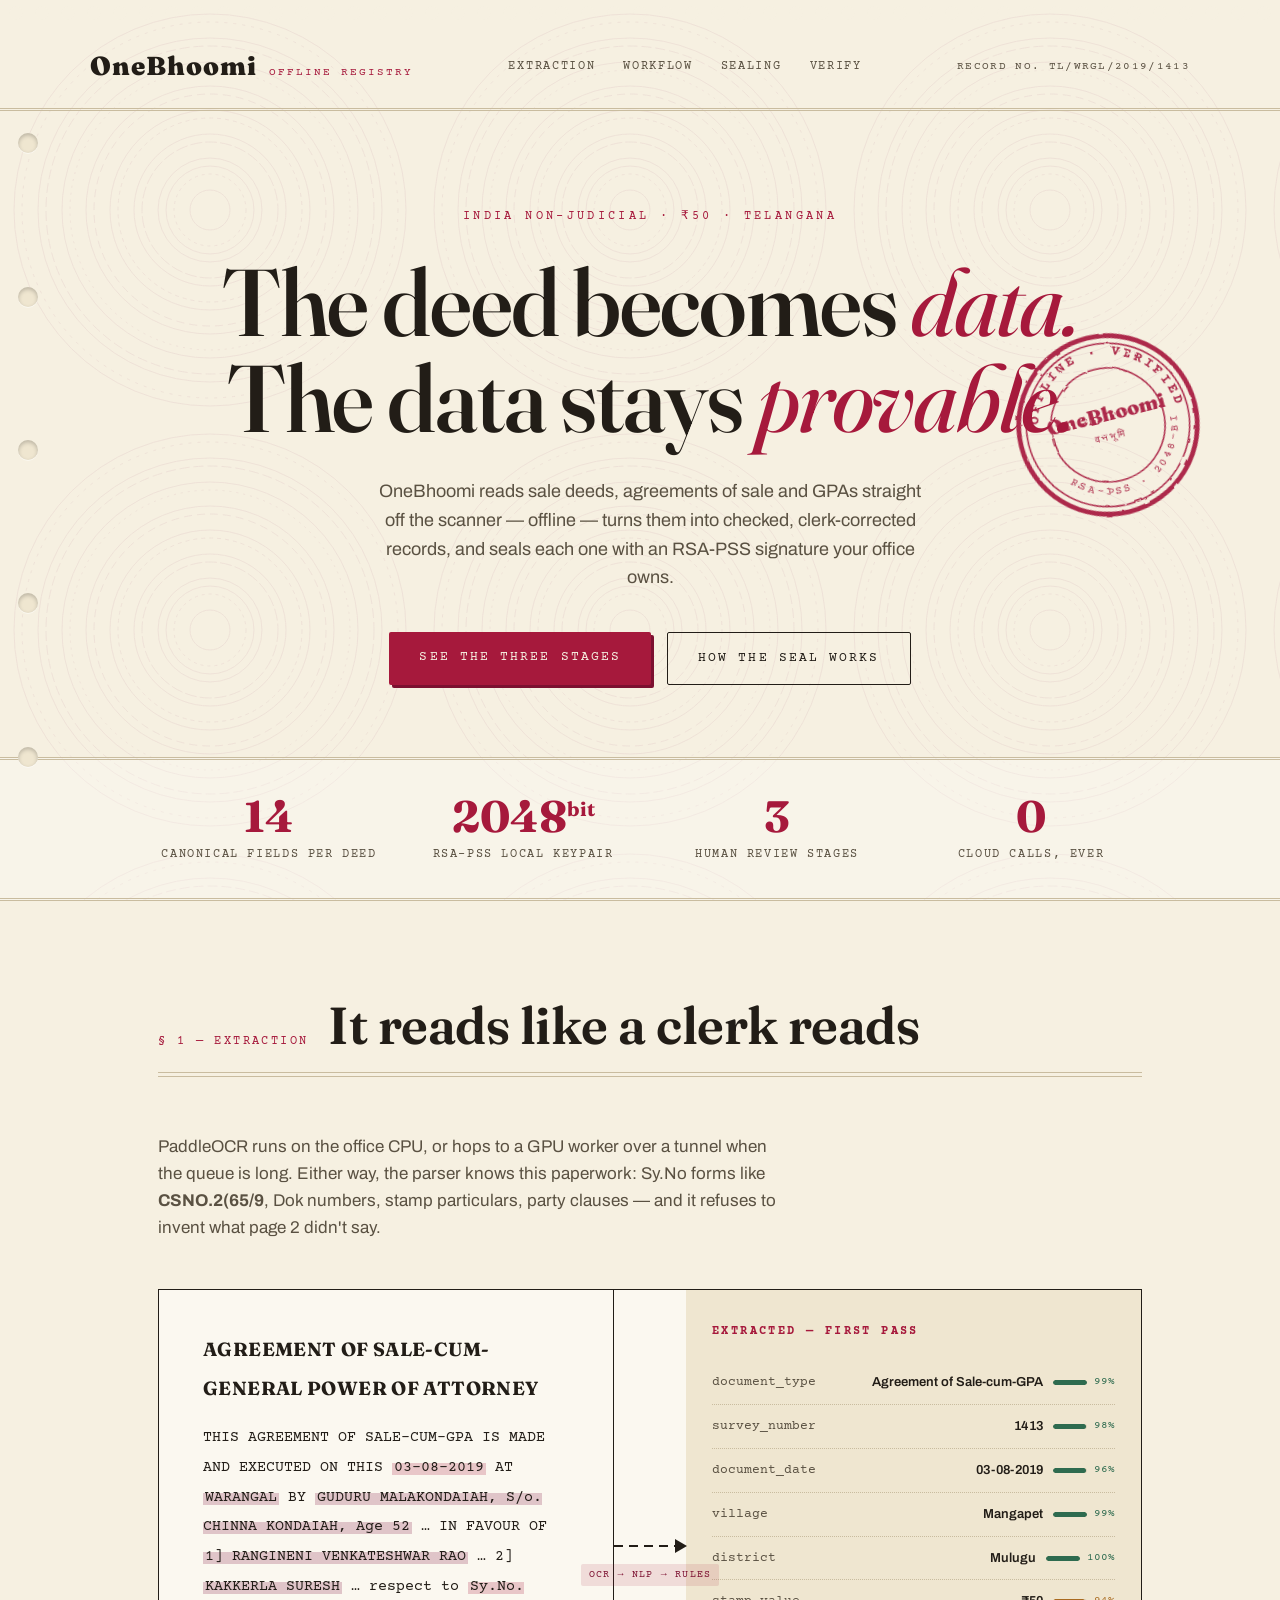
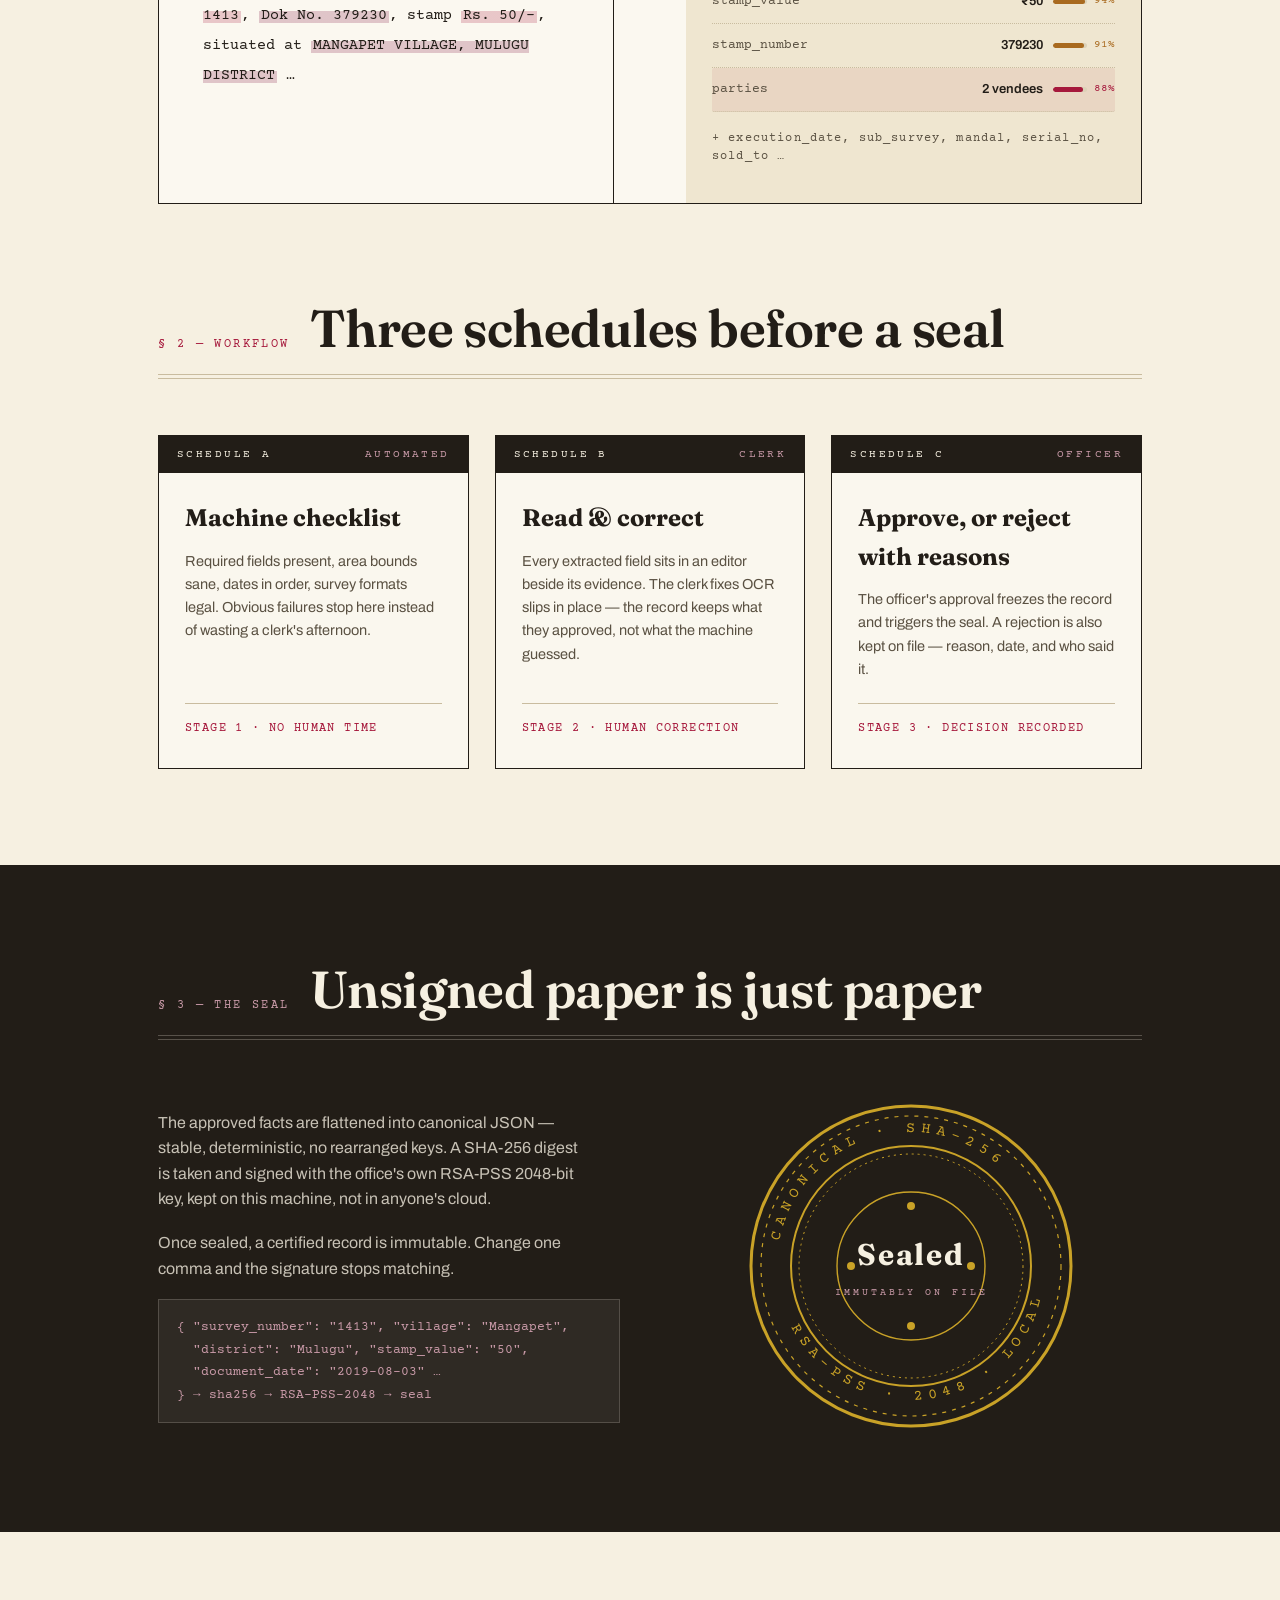
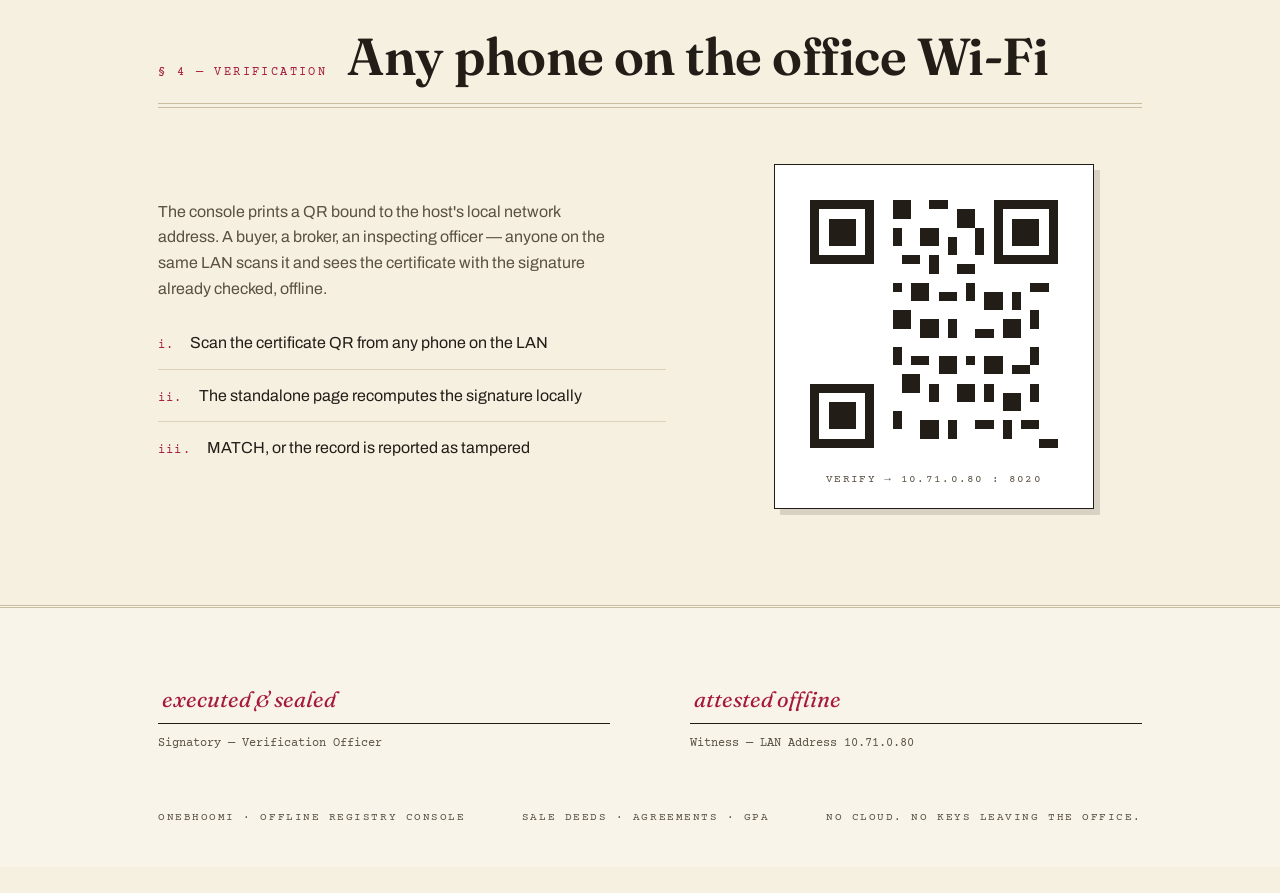
<file: prototypes/01-muhar-final.html>
<!DOCTYPE html>
<html lang="en">
<head>
<meta charset="UTF-8">
<meta name="viewport" content="width=device-width, initial-scale=1.0">
<title>OneBhoomi — Offline Registry for Land Records</title>
<link rel="preconnect" href="https://fonts.googleapis.com">
<link rel="preconnect" href="https://fonts.gstatic.com" crossorigin>
<link href="https://fonts.googleapis.com/css2?family=Fraunces:ital,opsz,wght@0,9..144,300..900;1,9..144,300..900&family=Archivo:wght@400;500;600;700&family=Courier+Prime:ital,wght@0,400;0,700;1,400&display=swap" rel="stylesheet">
<style>
  :root{
    --paper:#F6F0E1;
    --paper-deep:#EFE6D0;
    --ink:#221D17;
    --ink-soft:#5A5142;
    --stamp:#A6193C;
    --stamp-deep:#7C1030;
    --rosette:#C99AA8;
    --green:#2E6B4F;
    --rule:#C9BC9F;
    --rule-soft:#DCD2B8;
    --serif:"Fraunces",Georgia,serif;
    --type:"Courier Prime","Courier New",monospace;
    --sans:"Archivo",system-ui,sans-serif;
  }
  *{margin:0;padding:0;box-sizing:border-box}
  html{scroll-behavior:smooth}
  body{
    background:var(--paper);
    color:var(--ink);
    font-family:var(--sans);
    font-size:16px;
    line-height:1.6;
    overflow-x:hidden;
  }
  ::selection{background:var(--stamp);color:var(--paper)}

  /* ---------- security guilloche backdrop ---------- */
  .security-bg{
    position:fixed;inset:0;z-index:0;pointer-events:none;
    background-image:url("data:image/svg+xml,%3Csvg xmlns='http://www.w3.org/2000/svg' width='420' height='420' viewBox='0 0 420 420'%3E%3Cg fill='none' stroke='%23C99AA8' stroke-width='1' opacity='.33'%3E%3Ccircle cx='210' cy='210' r='196'/%3E%3Ccircle cx='210' cy='210' r='188' stroke-dasharray='3 6'/%3E%3Ccircle cx='210' cy='210' r='172'/%3E%3Ccircle cx='210' cy='210' r='164' stroke-dasharray='10 4'/%3E%3Ccircle cx='210' cy='210' r='148'/%3E%3Ccircle cx='210' cy='210' r='140' stroke-dasharray='2 5'/%3E%3Ccircle cx='210' cy='210' r='124'/%3E%3Ccircle cx='210' cy='210' r='116' stroke-dasharray='8 5'/%3E%3Ccircle cx='210' cy='210' r='100'/%3E%3Ccircle cx='210' cy='210' r='92' stroke-dasharray='4 4'/%3E%3Ccircle cx='210' cy='210' r='76'/%3E%3Ccircle cx='210' cy='210' r='68' stroke-dasharray='12 3'/%3E%3Ccircle cx='210' cy='210' r='52'/%3E%3Ccircle cx='210' cy='210' r='44'/%3E%3Ccircle cx='210' cy='210' r='36' stroke-dasharray='3 4'/%3E%3Ccircle cx='210' cy='210' r='20'/%3E%3C/g%3E%3C/svg%3E");
    background-size:420px 420px;
    opacity:.5;
  }
  .page{position:relative;z-index:1}

  /* ---------- perforated top & bottom edges ---------- */
  .perf{
    height:26px;width:100%;
    background-image:radial-gradient(circle at 13px 13px, var(--paper) 6px, transparent 7px);
    background-size:26px 26px;
    background-position:center top;
  }
  .perf.bottom{background-position:center bottom}

  /* ---------- marginal punch holes ---------- */
  .punches{position:fixed;left:18px;top:0;bottom:0;width:22px;z-index:2;display:flex;flex-direction:column;justify-content:space-evenly;pointer-events:none}
  .punches i{width:20px;height:20px;border-radius:50%;background:var(--paper-deep);box-shadow:inset 0 2px 4px rgba(0,0,0,.22), 0 1px 0 rgba(255,255,255,.5);display:block}
  @media(max-width:900px){.punches{display:none}}

  .wrap{max-width:1100px;margin:0 auto;padding:0 48px 0 68px}
  @media(max-width:640px){.wrap{padding:0 22px}}

  /* ---------- header as register heading ---------- */
  header{border-bottom:3px double var(--rule)}
  .reg-bar{
    display:flex;align-items:center;justify-content:space-between;
    padding:20px 0;gap:20px;
  }
  .brand{display:flex;align-items:baseline;gap:12px;text-decoration:none;color:var(--ink)}
  .brand b{font-family:var(--serif);font-weight:900;font-size:26px;letter-spacing:.04em}
  .brand span{font-family:var(--type);font-size:11px;letter-spacing:.18em;color:var(--stamp);text-transform:uppercase}
  nav{display:flex;gap:28px;align-items:center}
  nav a{font-family:var(--type);font-size:12px;letter-spacing:.14em;text-transform:uppercase;color:var(--ink-soft);text-decoration:none}
  nav a:hover{color:var(--stamp)}
  nav a:focus-visible{outline:2px solid var(--stamp);outline-offset:4px}
  .reg-no{font-family:var(--type);font-size:11px;color:var(--ink-soft);letter-spacing:.12em}
  @media(max-width:820px){nav{display:none}}

  /* ---------- hero ---------- */
  .hero{position:relative;padding:88px 0 72px;text-align:center}
  .hero .eyebrow{
    font-family:var(--type);font-size:12px;letter-spacing:.28em;text-transform:uppercase;
    color:var(--stamp);margin-bottom:28px;
  }
  h1{
    font-family:var(--serif);font-weight:560;
    font-size:clamp(44px,7.4vw,96px);
    line-height:1.02;letter-spacing:-.015em;
    max-width:15ch;margin:0 auto;
  }
  h1 em{font-style:italic;font-weight:420;color:var(--stamp)}
  .hero p.lede{
    max-width:56ch;margin:30px auto 0;font-size:18px;color:var(--ink-soft);
  }
  .hero .acts{margin-top:40px;display:flex;gap:16px;justify-content:center;flex-wrap:wrap}
  .btn{
    font-family:var(--type);font-size:13px;letter-spacing:.16em;text-transform:uppercase;
    text-decoration:none;padding:15px 30px;border-radius:2px;transition:transform .15s ease, box-shadow .15s ease;
  }
  .btn:focus-visible{outline:3px solid var(--stamp);outline-offset:3px}
  .btn-primary{
    background:var(--stamp);color:var(--paper);
    box-shadow:3px 3px 0 var(--stamp-deep);
  }
  .btn-primary:hover{transform:translate(-2px,-2px);box-shadow:5px 5px 0 var(--stamp-deep)}
  .btn-ghost{color:var(--ink);border:1.5px solid var(--ink)}
  .btn-ghost:hover{background:var(--ink);color:var(--paper)}

  /* ---------- rubber stamp (signature) ---------- */
  .stamp{
    position:absolute;right:6%;top:34%;width:190px;height:190px;
    transform:rotate(-14deg) scale(3.4);opacity:0;
    animation:slam .62s cubic-bezier(.2,1.6,.35,1) 1.05s forwards;
    pointer-events:none;
  }
  @media(max-width:1000px){.stamp{right:2%;top:6%;width:130px;height:130px}}
  @media(max-width:640px){.stamp{position:absolute;right:6px;top:-4px;width:104px;height:104px}}
  .stamp svg{width:100%;height:100%;filter:url(#roughen)}
  @keyframes slam{
    0%{transform:rotate(9deg) scale(3.4);opacity:0}
    60%{opacity:1}
    100%{transform:rotate(-14deg) scale(1);opacity:.92}
  }

  /* ---------- particulars strip ---------- */
  .particulars{border-top:3px double var(--rule);border-bottom:3px double var(--rule);padding:34px 0;background:rgba(255,255,255,.28);text-align:center}
  .part-grid{display:grid;grid-template-columns:repeat(4,1fr);gap:32px;text-align:center;justify-items:center;align-items:start}
  @media(max-width:820px){.part-grid{grid-template-columns:repeat(2,1fr)}}
  .part{text-align:center;width:100%}
  .part b{display:block;font-family:var(--serif);font-weight:700;font-size:44px;line-height:1;color:var(--stamp);text-align:center}
  .part b sup{font-size:20px}
  .part span{font-family:var(--type);font-size:11.5px;letter-spacing:.14em;text-transform:uppercase;color:var(--ink-soft);display:block;margin-top:8px;text-align:center}

  /* ---------- section chrome: legal double rules ---------- */
  section{padding:96px 0}
  .sec-head{display:flex;align-items:baseline;gap:20px;margin-bottom:18px;flex-wrap:wrap}
  .sec-head .no{font-family:var(--type);font-size:12px;letter-spacing:.2em;color:var(--stamp);text-transform:uppercase;white-space:nowrap}
  .sec-head h2{font-family:var(--serif);font-weight:620;font-size:clamp(30px,4.4vw,52px);letter-spacing:-.01em;line-height:1.08}
  .sec-sub{max-width:62ch;color:var(--ink-soft);margin-bottom:48px;font-size:17px}
  .double-rule{border:0;border-top:1px solid var(--rule);border-bottom:1px solid var(--rule);height:5px;margin:0 0 56px}

  /* ---------- extraction demo: the parties clause ---------- */
  .extract{display:grid;grid-template-columns:1fr 72px 1fr;gap:0;border:1.5px solid var(--ink);background:rgba(255,255,255,.5)}
  @media(max-width:900px){.extract{grid-template-columns:1fr}}
  .deed{padding:40px 44px;border-right:1.5px solid var(--ink);position:relative;overflow:hidden}
  @media(max-width:900px){.deed{border-right:0;border-bottom:1.5px solid var(--ink)}}
  .deed .clause-head{font-family:var(--serif);font-weight:700;font-size:19px;letter-spacing:.02em;text-transform:uppercase;margin-bottom:16px}
  .deed p{font-family:var(--type);font-size:14.5px;line-height:2.05;color:var(--ink)}
  .hl{background:linear-gradient(transparent 18%, rgba(201,154,168,.55) 18%, rgba(201,154,168,.55) 92%, transparent 92%);padding:0 2px}
  .hl.hot{background:linear-gradient(transparent 18%, rgba(166,25,60,.22) 18%, rgba(166,25,60,.22) 92%, transparent 92%)}
  .fields{padding:32px 26px 36px;background:var(--paper-deep)}
  .fields h3{font-family:var(--type);font-size:12px;letter-spacing:.2em;text-transform:uppercase;color:var(--stamp);margin-bottom:20px}
  .field{display:flex;justify-content:space-between;align-items:center;gap:10px;padding:11px 0;border-bottom:1px dotted var(--rule);font-size:13px}
  .field:last-child{border-bottom:0}
  .field .k{font-family:var(--type);color:var(--ink-soft);flex:none}
  .field .v{font-family:var(--sans);font-weight:600;text-align:right;flex:1}
  .field .conf{display:flex;align-items:center;gap:7px;flex:none}
  .field .conf .bar{width:34px;height:5px;background:var(--rule-soft);border-radius:99px;overflow:hidden}
  .field .conf .bar i{display:block;height:100%;border-radius:99px}
  .field .conf .pc{font-family:var(--type);font-size:10.5px;color:var(--ink-soft);font-variant-numeric:tabular-nums}
  .conf.c-hi .pc{color:var(--green)}  .conf.c-hi .bar i{background:var(--green)}
  .conf.c-md .pc{color:#A96A1F}      .conf.c-md .bar i{background:#A96A1F}
  .conf.c-lo .pc{color:var(--stamp)} .conf.c-lo .bar i{background:var(--stamp)}
  .field.flagged{background:rgba(166,25,60,.08);border-radius:2px}
  .fields .more{margin-top:18px;font-family:var(--type);font-size:11.5px;color:var(--ink-soft);letter-spacing:.1em}

  /* ---------- reading-bench motion (ported from prototype 05 · Sankalan) ---------- */
  .pipe-arrow{display:grid;place-items:center;position:relative;z-index:1}
  .pipe-arrow .shaft{
    width:100%;height:2px;position:relative;
    background:repeating-linear-gradient(90deg,var(--ink) 0 9px,transparent 9px 15px);
    animation:pipeflow 1s linear infinite;
  }
  .pipe-arrow .shaft::after{
    content:"";position:absolute;right:-1px;top:-6px;
    border-left:12px solid var(--ink);border-top:7px solid transparent;border-bottom:7px solid transparent;
  }
  .pipe-arrow .lbl{
    position:absolute;top:calc(50% + 18px);white-space:nowrap;
    font-family:var(--type);font-size:10px;letter-spacing:.12em;color:var(--stamp-deep);
    background:rgba(166,25,60,.12);padding:3px 8px;border-radius:2px;
  }
  @keyframes pipeflow{to{background-position:15px 0}}
  @keyframes pipeflowV{to{background-position:0 15px}}
  .deed::after{
    content:"";position:absolute;left:0;right:0;top:-70px;height:46px;
    background:linear-gradient(180deg,transparent,rgba(166,25,60,.18),transparent);
    animation:scanline 4.6s ease-in-out infinite;pointer-events:none;
  }
  @keyframes scanline{0%{top:-70px}55%,100%{top:105%}}
  @keyframes fieldIn{from{opacity:0;transform:translateX(12px)}to{opacity:1;transform:none}}
  .extract.in .field{animation:fieldIn .45s cubic-bezier(.22,.61,.36,1) backwards}
  .extract.in .field:nth-of-type(1){animation-delay:.18s}
  .extract.in .field:nth-of-type(2){animation-delay:.25s}
  .extract.in .field:nth-of-type(3){animation-delay:.32s}
  .extract.in .field:nth-of-type(4){animation-delay:.39s}
  .extract.in .field:nth-of-type(5){animation-delay:.46s}
  .extract.in .field:nth-of-type(6){animation-delay:.53s}
  .extract.in .field:nth-of-type(7){animation-delay:.60s}
  .extract.in .field:nth-of-type(8){animation-delay:.67s}
  @media(max-width:900px){
    .pipe-arrow{display:flex;align-items:center;justify-content:center;gap:12px;padding:14px 0 6px}
    .pipe-arrow .shaft{
      width:2px;height:38px;flex:none;
      background:repeating-linear-gradient(180deg,var(--ink) 0 9px,transparent 9px 15px);
      animation-name:pipeflowV;
    }
    .pipe-arrow .shaft::after{
      right:auto;left:50%;top:auto;bottom:-1px;transform:translateX(-50%);
      border-left:7px solid transparent;border-right:7px solid transparent;
      border-top:12px solid var(--ink);border-bottom:0;
    }
    .pipe-arrow .lbl{position:static;white-space:normal}
  }
  @media(max-width:520px){
    .field .conf .bar{width:26px}
    .field .conf .pc{display:none}
  }

  /* ---------- schedules (workflow) ---------- */
  .schedules{display:grid;grid-template-columns:repeat(3,1fr);gap:26px}
  @media(max-width:900px){.schedules{grid-template-columns:1fr}}
  .schedule{border:1.5px solid var(--ink);background:rgba(255,255,255,.45);display:flex;flex-direction:column}
  .schedule .tab{
    font-family:var(--type);font-size:11px;letter-spacing:.22em;text-transform:uppercase;
    background:var(--ink);color:var(--paper);padding:10px 18px;display:flex;justify-content:space-between
  }
  .schedule .tab em{font-style:normal;color:var(--rosette)}
  .schedule .body{padding:26px 26px 30px;flex:1;display:flex;flex-direction:column}
  .schedule h3{font-family:var(--serif);font-weight:700;font-size:24px;margin-bottom:12px}
  .schedule p{color:var(--ink-soft);font-size:14.5px;flex:1}
  .schedule .foot{margin-top:22px;padding-top:16px;border-top:1px solid var(--rule);font-family:var(--type);font-size:11.5px;letter-spacing:.12em;text-transform:uppercase;color:var(--stamp)}

  /* ---------- sealing section ---------- */
  .sealing{background:var(--ink);color:var(--paper);position:relative;overflow:hidden}
  .sealing .wrap{position:relative;z-index:1}
  .sealing .sec-head .no{color:var(--rosette)}
  .sealing h2{color:var(--paper)}
  .sealing .sec-sub{color:rgba(246,240,225,.72)}
  .seal-grid{display:grid;grid-template-columns:1fr 1fr;gap:60px;align-items:center}
  @media(max-width:900px){.seal-grid{grid-template-columns:1fr}}
  .seal-grid p{color:rgba(246,240,225,.78);font-size:16px;max-width:48ch;margin-bottom:18px}
  .seal-grid code{
    display:block;font-family:var(--type);font-size:12.5px;color:var(--rosette);
    background:rgba(246,240,225,.06);border:1px solid rgba(246,240,225,.18);
    padding:16px 18px;line-height:1.8;overflow-x:auto;white-space:nowrap
  }
  .seal-visual{display:flex;justify-content:center;position:relative}
  .big-seal{width:min(340px,80vw);animation:slowspin 90s linear infinite}
  @keyframes slowspin{to{transform:rotate(360deg)}}
  .seal-center{
    position:absolute;inset:0;display:flex;flex-direction:column;align-items:center;justify-content:center;
    text-align:center;pointer-events:none;
  }
  .seal-center b{font-family:var(--serif);font-size:30px;letter-spacing:.06em}
  .seal-center span{font-family:var(--type);font-size:10px;letter-spacing:.3em;color:var(--rosette);margin-top:6px;text-transform:uppercase}

  /* ---------- LAN verify ---------- */
  .lan{display:grid;grid-template-columns:1.1fr .9fr;gap:60px;align-items:center}
  @media(max-width:900px){.lan{grid-template-columns:1fr}}
  .lan-copy p{color:var(--ink-soft);font-size:16px;margin-bottom:16px;max-width:50ch}
  .lan-steps{list-style:none;margin-top:8px}
  .lan-steps li{
    display:flex;gap:16px;align-items:baseline;padding:13px 0;border-bottom:1px solid var(--rule-soft);
  }
  .lan-steps li:last-child{border-bottom:0}
  .lan-steps .n{font-family:var(--type);color:var(--stamp);font-size:12px;letter-spacing:.1em;white-space:nowrap}
  .qr-card{
    justify-self:center;background:#fff;border:1.5px solid var(--ink);padding:26px 26px 20px;
    box-shadow:6px 6px 0 rgba(34,29,23,.14);transform:rotate(1.6deg);max-width:320px;text-align:center
  }
  .qr-card svg{width:100%;height:auto;display:block}
  .qr-card figcaption{margin-top:14px;font-family:var(--type);font-size:11px;letter-spacing:.12em;color:var(--ink-soft);text-transform:uppercase}

  /* ---------- footer ---------- */
  footer{border-top:3px double var(--rule);padding:64px 0 40px;background:rgba(255,255,255,.3)}
  .sig-row{display:grid;grid-template-columns:1fr 1fr;gap:80px;margin-bottom:56px}
  @media(max-width:700px){.sig-row{grid-template-columns:1fr;gap:48px}}
  .sig{font-family:var(--type);font-size:12px;color:var(--ink-soft)}
  .sig .line{border-bottom:1.5px solid var(--ink);height:52px;margin-bottom:10px;display:flex;align-items:flex-end;padding:0 4px 6px;font-family:var(--serif);font-style:italic;font-size:22px;color:var(--stamp)}
  .foot-note{display:flex;justify-content:space-between;gap:20px;flex-wrap:wrap;font-family:var(--type);font-size:11px;letter-spacing:.14em;text-transform:uppercase;color:var(--ink-soft)}

  /* ---------- reveals ---------- */
  .rv{opacity:0;transform:translateY(26px);transition:opacity .7s ease, transform .7s ease}
  .rv.in{opacity:1;transform:none}
  @media (prefers-reduced-motion: reduce){
    .rv{opacity:1;transform:none;transition:none}
    .stamp{animation:none;transform:rotate(-14deg) scale(1);opacity:.92}
    .big-seal{animation:none}
    html{scroll-behavior:auto}
    .deed::after{display:none}
    .pipe-arrow .shaft{animation:none}
    .extract.in .field{animation:none}
  }
  .static .stamp{animation:none;transform:rotate(-14deg) scale(1);opacity:.92}
  .static .big-seal{animation:none}
  .static .rv{opacity:1;transform:none;transition:none}
  .static .deed::after{display:none}
  .static .pipe-arrow .shaft{animation:none}
  .static .extract.in .field{animation:none}
</style>
</head>
<body>

<div class="security-bg" aria-hidden="true"></div>
<div class="punches" aria-hidden="true"><i></i><i></i><i></i><i></i><i></i></div>

<svg width="0" height="0" style="position:absolute" aria-hidden="true">
  <filter id="roughen">
    <feTurbulence type="fractalNoise" baseFrequency="0.09" numOctaves="2" result="n"/>
    <feDisplacementMap in="SourceGraphic" in2="n" scale="2.5"/>
  </filter>
</svg>

<div class="perf" aria-hidden="true"></div>
<div class="page">

<header>
  <div class="wrap reg-bar">
    <a class="brand" href="#top">
      <b>OneBhoomi</b>
      <span>offline registry</span>
    </a>
    <nav aria-label="Sections">
      <a href="#extraction">Extraction</a>
      <a href="#workflow">Workflow</a>
      <a href="#sealing">Sealing</a>
      <a href="#verify">Verify</a>
    </nav>
    <span class="reg-no">RECORD NO. TL/WRGL/2019/1413</span>
  </div>
</header>

<main id="top">

  <!-- HERO -->
  <section class="hero" style="padding-top:96px">
    <div class="wrap">
      <p class="eyebrow">India Non-Judicial · ₹50 · Telangana</p>
      <h1>The deed becomes <em>data.</em><br>The data stays <em>provable.</em></h1>
      <p class="lede">OneBhoomi reads sale deeds, agreements of sale and GPAs straight off the scanner — offline — turns them into checked, clerk-corrected records, and seals each one with an RSA-PSS signature your office owns.</p>
      <div class="acts">
        <a class="btn btn-primary" href="#workflow">See the three stages</a>
        <a class="btn btn-ghost" href="#sealing">How the seal works</a>
      </div>
      <div class="stamp" aria-hidden="true">
        <svg viewBox="0 0 200 200">
          <circle cx="100" cy="100" r="94" fill="none" stroke="#A6193C" stroke-width="5"/>
          <circle cx="100" cy="100" r="86" fill="none" stroke="#A6193C" stroke-width="1.6"/>
          <circle cx="100" cy="100" r="60" fill="none" stroke="#A6193C" stroke-width="1.6"/>
          <path id="stArcTop" d="M 100 100 m -74 0 a 74 74 0 1 1 148 0" fill="none"/>
          <path id="stArcBot" d="M 100 100 m -73 0 a 73 73 0 1 0 146 0" fill="none"/>
          <text font-family="Courier Prime, monospace" font-size="14.5" letter-spacing="3.4" fill="#A6193C" font-weight="700">
            <textPath href="#stArcTop" startOffset="8%">OFFLINE · VERIFIED</textPath>
          </text>
          <text font-family="Courier Prime, monospace" font-size="11.5" letter-spacing="2.6" fill="#A6193C">
            <textPath href="#stArcBot" startOffset="24%">RSA-PSS · 2048-BIT</textPath>
          </text>
          <text x="100" y="96" text-anchor="middle" font-family="Fraunces, serif" font-weight="900" font-size="21" fill="#A6193C">OneBhoomi</text>
          <text x="100" y="116" text-anchor="middle" font-family="Courier Prime, monospace" font-size="10" letter-spacing="2" fill="#A6193C">वनभूमि</text>
        </svg>
      </div>
    </div>
  </section>

  <!-- PARTICULARS -->
  <div class="particulars">
    <div class="wrap part-grid">
      <div class="part rv"><b>14</b><span>canonical fields per deed</span></div>
      <div class="part rv"><b>2048<sup>bit</sup></b><span>RSA-PSS local keypair</span></div>
      <div class="part rv"><b>3</b><span>human review stages</span></div>
      <div class="part rv"><b>0</b><span>cloud calls, ever</span></div>
    </div>
  </div>

  <!-- EXTRACTION -->
  <section id="extraction">
    <div class="wrap">
      <div class="sec-head rv"><span class="no">§ 1 — Extraction</span><h2>It reads like a clerk reads</h2></div>
      <hr class="double-rule">
      <p class="sec-sub rv">PaddleOCR runs on the office CPU, or hops to a GPU worker over a tunnel when the queue is long. Either way, the parser knows this paperwork: Sy.No forms like <strong>CSNO.2(65/9</strong>, Dok numbers, stamp particulars, party clauses — and it refuses to invent what page&nbsp;2 didn't say.</p>
      <!-- reading-bench motion ported from prototypes/05-sankalan: scan-line sweep, flowing arrow, field cascade, confidence fills -->
      <div class="extract rv">
        <div class="deed">
          <p class="clause-head">Agreement of Sale-cum-General Power of Attorney</p>
          <p>THIS AGREEMENT OF SALE-CUM-GPA IS MADE AND EXECUTED ON THIS <span class="hl hot">03-08-2019</span> AT <span class="hl">WARANGAL</span> BY <span class="hl">GUDURU MALAKONDAIAH, S/o. CHINNA KONDAIAH, Age 52</span> … IN FAVOUR OF <span class="hl">1] RANGINENI VENKATESHWAR RAO</span> … 2] <span class="hl">KAKKERLA SURESH</span> … respect to <span class="hl hot">Sy.No. 1413</span>, <span class="hl">Dok No. 379230</span>, stamp <span class="hl hot">Rs. 50/-</span>, situated at <span class="hl">MANGAPET VILLAGE, MULUGU DISTRICT</span> …</p>
        </div>
        <div class="pipe-arrow" aria-hidden="true">
          <div class="shaft"></div>
          <span class="lbl">OCR → NLP → RULES</span>
        </div>
        <aside class="fields" aria-label="Extracted fields">
          <h3>Extracted — first pass</h3>
          <div class="field"><span class="k">document_type</span><span class="v">Agreement of Sale-cum-GPA</span><span class="conf c-hi"><span class="bar"><i style="width:99%"></i></span><span class="pc">99%</span></span></div>
          <div class="field"><span class="k">survey_number</span><span class="v">1413</span><span class="conf c-hi"><span class="bar"><i style="width:98%"></i></span><span class="pc">98%</span></span></div>
          <div class="field"><span class="k">document_date</span><span class="v">03-08-2019</span><span class="conf c-hi"><span class="bar"><i style="width:96%"></i></span><span class="pc">96%</span></span></div>
          <div class="field"><span class="k">village</span><span class="v">Mangapet</span><span class="conf c-hi"><span class="bar"><i style="width:99%"></i></span><span class="pc">99%</span></span></div>
          <div class="field"><span class="k">district</span><span class="v">Mulugu</span><span class="conf c-hi"><span class="bar"><i style="width:100%"></i></span><span class="pc">100%</span></span></div>
          <div class="field"><span class="k">stamp_value</span><span class="v">₹50</span><span class="conf c-md"><span class="bar"><i style="width:94%"></i></span><span class="pc">94%</span></span></div>
          <div class="field"><span class="k">stamp_number</span><span class="v">379230</span><span class="conf c-md"><span class="bar"><i style="width:91%"></i></span><span class="pc">91%</span></span></div>
          <div class="field flagged"><span class="k">parties</span><span class="v">2 vendees</span><span class="conf c-lo"><span class="bar"><i style="width:88%"></i></span><span class="pc">88%</span></span></div>
          <p class="more">+ execution_date, sub_survey, mandal, serial_no, sold_to …</p>
        </aside>
      </div>
    </div>
  </section>

  <!-- WORKFLOW -->
  <section id="workflow" style="padding-top:0">
    <div class="wrap">
      <div class="sec-head rv"><span class="no">§ 2 — Workflow</span><h2>Three schedules before a seal</h2></div>
      <hr class="double-rule">
      <div class="schedules">
        <article class="schedule rv">
          <div class="tab"><span>Schedule A</span><em>automated</em></div>
          <div class="body">
            <h3>Machine checklist</h3>
            <p>Required fields present, area bounds sane, dates in order, survey formats legal. Obvious failures stop here instead of wasting a clerk's afternoon.</p>
            <div class="foot">Stage 1 · No human time</div>
          </div>
        </article>
        <article class="schedule rv">
          <div class="tab"><span>Schedule B</span><em>clerk</em></div>
          <div class="body">
            <h3>Read &amp; correct</h3>
            <p>Every extracted field sits in an editor beside its evidence. The clerk fixes OCR slips in place — the record keeps what they approved, not what the machine guessed.</p>
            <div class="foot">Stage 2 · Human correction</div>
          </div>
        </article>
        <article class="schedule rv">
          <div class="tab"><span>Schedule C</span><em>officer</em></div>
          <div class="body">
            <h3>Approve, or reject with reasons</h3>
            <p>The officer's approval freezes the record and triggers the seal. A rejection is also kept on file — reason, date, and who said it.</p>
            <div class="foot">Stage 3 · Decision recorded</div>
          </div>
        </article>
      </div>
    </div>
  </section>

  <!-- SEALING -->
  <section id="sealing" class="sealing">
    <div class="wrap">
      <div class="sec-head rv"><span class="no">§ 3 — The Seal</span><h2>Unsigned paper is just paper</h2></div>
      <hr class="double-rule" style="border-color:rgba(246,240,225,.25)">
      <div class="seal-grid">
        <div class="rv">
          <p>The approved facts are flattened into canonical JSON — stable, deterministic, no rearranged keys. A SHA-256 digest is taken and signed with the office's own RSA-PSS 2048-bit key, kept on this machine, not in anyone's cloud.</p>
          <p>Once sealed, a certified record is immutable. Change one comma and the signature stops matching.</p>
          <code>{ "survey_number": "1413", "village": "Mangapet",<br>&nbsp;&nbsp;"district": "Mulugu", "stamp_value": "50",<br>&nbsp;&nbsp;"document_date": "2019-08-03" …<br>} → sha256 → RSA-PSS-2048 → seal</code>
        </div>
        <div class="seal-visual rv">
          <svg class="big-seal" viewBox="0 0 340 340" aria-hidden="true">
            <g fill="none" stroke="#C9A227">
              <circle cx="170" cy="170" r="160" stroke-width="3"/>
              <circle cx="170" cy="170" r="150" stroke-width="1.2" stroke-dasharray="4 6"/>
              <circle cx="170" cy="170" r="120" stroke-width="2"/>
              <circle cx="170" cy="170" r="112" stroke-width="1" stroke-dasharray="2 4"/>
              <circle cx="170" cy="170" r="74" stroke-width="1.4"/>
            </g>
            <path id="sealTop" d="M 170 170 m -134 0 a 134 134 0 1 1 268 0" fill="none"/>
            <path id="sealBot" d="M 170 170 m -134 0 a 134 134 0 1 0 268 0" fill="none"/>
            <text font-family="Courier Prime, monospace" font-size="15" letter-spacing="6" fill="#C9A227">
              <textPath href="#sealTop" startOffset="6%">CANONICAL · SHA-256</textPath>
            </text>
          <text font-family="Courier Prime, monospace" font-size="15" letter-spacing="6" fill="#C9A227">
            <textPath href="#sealBot" startOffset="15%">RSA-PSS · 2048 · LOCAL</textPath>
          </text>
            <g fill="#C9A227">
              <circle cx="170" cy="110" r="4"/><circle cx="230" cy="170" r="4"/>
              <circle cx="170" cy="230" r="4"/><circle cx="110" cy="170" r="4"/>
            </g>
          </svg>
          <div class="seal-center"><b>Sealed</b><span>Immutably on file</span></div>
        </div>
      </div>
    </div>
  </section>

  <!-- LAN VERIFY -->
  <section id="verify">
    <div class="wrap">
      <div class="sec-head rv"><span class="no">§ 4 — Verification</span><h2>Any phone on the office Wi-Fi</h2></div>
      <hr class="double-rule">
      <div class="lan">
        <div class="lan-copy rv">
          <p>The console prints a QR bound to the host's local network address. A buyer, a broker, an inspecting officer — anyone on the same LAN scans it and sees the certificate with the signature already checked, offline.</p>
          <ul class="lan-steps">
            <li><span class="n">i.</span><span>Scan the certificate QR from any phone on the LAN</span></li>
            <li><span class="n">ii.</span><span>The standalone page recomputes the signature locally</span></li>
            <li><span class="n">iii.</span><span>MATCH, or the record is reported as tampered</span></li>
          </ul>
        </div>
        <figure class="qr-card rv" aria-label="Sample certificate QR code">
          <svg viewBox="0 0 29 29" shape-rendering="crispEdges" role="img" aria-label="Decorative QR pattern">
            <rect width="29" height="29" fill="#fff"/>
            <g fill="#221D17">
              <rect x="1" y="1" width="7" height="7"/><rect x="21" y="1" width="7" height="7"/><rect x="1" y="21" width="7" height="7"/>
              <rect x="2" y="2" width="5" height="5" fill="#fff"/><rect x="22" y="2" width="5" height="5" fill="#fff"/><rect x="2" y="22" width="5" height="5" fill="#fff"/>
              <rect x="3" y="3" width="3" height="3"/><rect x="23" y="3" width="3" height="3"/><rect x="3" y="23" width="3" height="3"/>
              <path d="M10 1h2v2h-2zM14 1h2v1h-2zM17 2h2v2h-2zM10 4h1v2h-1zM13 4h2v2h-2zM16 5h1v2h-1zM19 4h1v3h-1zM11 7h2v1h-2zM14 7h1v2h-1zM17 8h2v1h-2zM10 10h1v1h-1zM12 10h2v2h-2zM15 11h2v1h-2zM18 10h1v2h-1zM20 11h2v2h-2zM23 11h1v2h-1zM25 10h2v1h-2zM10 13h2v2h-2zM13 14h2v2h-2zM16 14h1v2h-1zM19 15h2v1h-2zM22 14h2v2h-2zM25 13h1v2h-1zM10 17h1v2h-1zM12 18h2v1h-2zM15 18h2v2h-2zM18 18h1v1h-1zM20 18h2v2h-2zM23 19h2v1h-2zM25 17h1v2h-1zM11 20h2v2h-2zM14 21h1v2h-1zM17 21h2v2h-2zM20 21h1v2h-1zM22 22h2v2h-2zM25 21h1v2h-1zM10 24h1v2h-1zM13 25h2v2h-2zM16 25h1v2h-1zM19 25h2v1h-2zM22 25h1v2h-1zM24 25h2v1h-2zM26 27h2v1h-2z"/>
            </g>
          </svg>
          <figcaption>verify → 10.71.0.80 : 8020</figcaption>
        </figure>
      </div>
    </div>
  </section>

</main>

<footer>
  <div class="wrap">
    <div class="sig-row">
      <div class="sig"><div class="line">executed &amp; sealed</div>Signatory — Verification Officer</div>
      <div class="sig"><div class="line">attested offline</div>Witness — LAN Address 10.71.0.80</div>
    </div>
    <div class="foot-note">
      <span>OneBhoomi · Offline Registry Console</span>
      <span>Sale Deeds · Agreements · GPA</span>
      <span>No cloud. No keys leaving the office.</span>
    </div>
  </div>
</footer>

</div>
<div class="perf bottom" aria-hidden="true"></div>

<script>
  const STATIC = new URLSearchParams(location.search).has('static');
  if (STATIC) document.documentElement.classList.add('static');
  const REDUCED = window.matchMedia('(prefers-reduced-motion: reduce)').matches;

  /* confidence bars: zeroed here, filled when the bench reveals (ported from prototype 05) */
  const bench = document.querySelector('.extract');
  if (bench && !STATIC && !REDUCED && 'IntersectionObserver' in window) {
    bench.querySelectorAll('.conf .bar i').forEach(bar=>{
      bar.dataset.w = bar.style.width;
      bar.style.width = '0%';
    });
  }

  const io = new IntersectionObserver((es)=>{
    es.forEach(e=>{
      if(!e.isIntersecting) return;
      e.target.classList.add('in');
      if(e.target === bench){
        bench.querySelectorAll('.conf .bar i').forEach((bar,i)=>{
          setTimeout(()=>{
            bar.style.transition = 'width .5s cubic-bezier(.22,.61,.36,1)';
            bar.style.width = bar.dataset.w;
          }, 260 + i*70);
        });
      }
      io.unobserve(e.target);
    });
  },{threshold:.15});
  document.querySelectorAll('.rv').forEach(el=>io.observe(el));
</script>
</body>
</html>
</file>
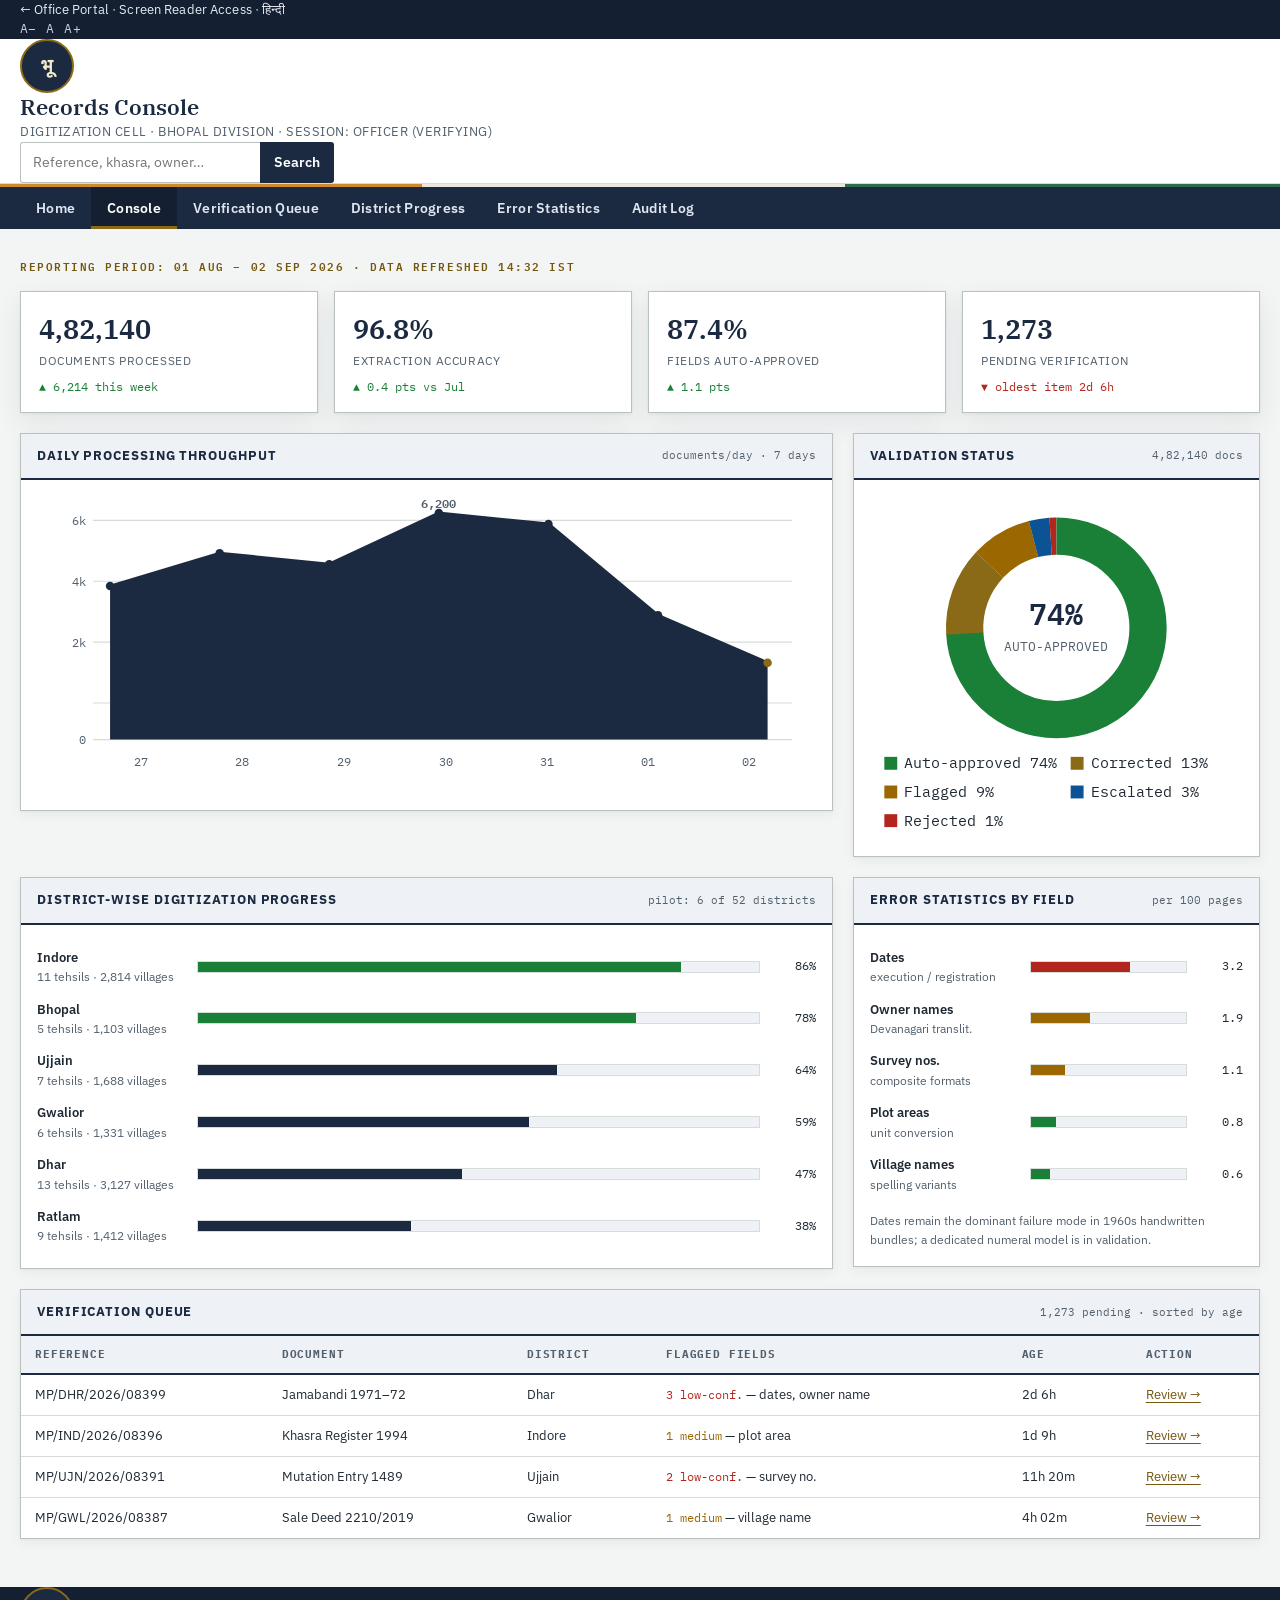
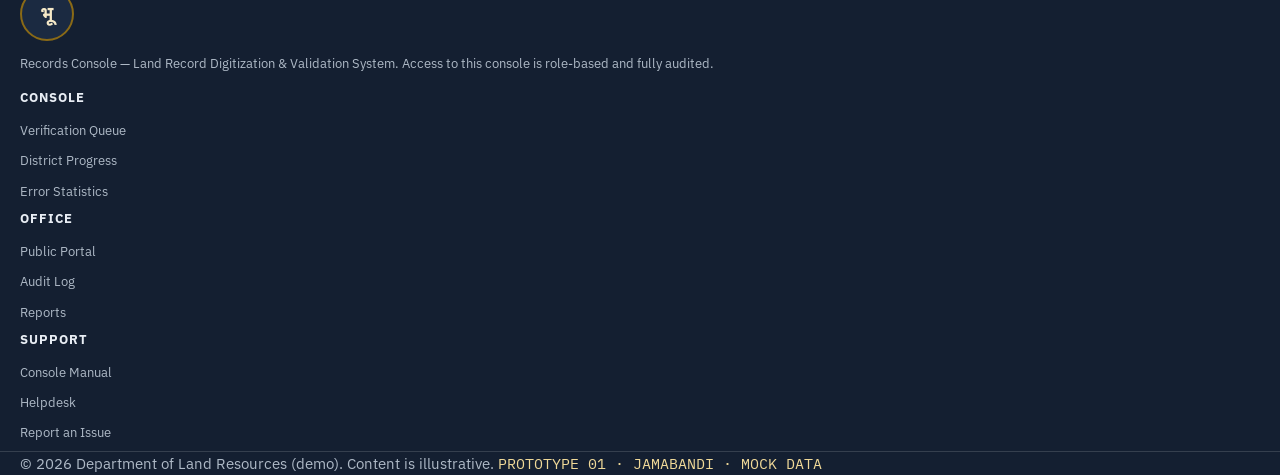
<file: prototypes/01-jamabandi/dashboard.html>
<!doctype html>
<html lang="en">
<head>
<meta charset="utf-8">
<meta name="viewport" content="width=device-width, initial-scale=1">
<title>Records Console — Jamabandi</title>
<link rel="preconnect" href="https://fonts.googleapis.com">
<link rel="preconnect" href="https://fonts.gstatic.com" crossorigin>
<link href="https://fonts.googleapis.com/css2?family=IBM+Plex+Mono:wght@400;600&family=IBM+Plex+Sans:wght@400;500;600;700&family=IBM+Plex+Serif:wght@500;600&display=swap" rel="stylesheet">
<link rel="stylesheet" href="styles.css?v=3">
<script>
(function () {
  if (!window.matchMedia("(prefers-reduced-motion: reduce)").matches) {
    document.documentElement.classList.add("motion-ready");
    setTimeout(function () {
      if (!window.__motionReady) document.documentElement.classList.remove("motion-ready");
    }, 1500);
  }
})();
</script>
<script src="../motion.js" defer></script>
</head>
<body>
<a class="skip" href="#main">Skip to main content</a>

<div class="utility">
  <div class="wrap-wide">
    <div><a href="index.html">← Office Portal</a> · <a href="#">Screen Reader Access</a> · <a href="#">हिन्दी</a></div>
    <div class="sizer"><span aria-hidden="true">A−</span><span aria-hidden="true">A</span><span aria-hidden="true">A+</span></div>
  </div>
</div>

<header class="masthead">
  <div class="wrap-wide">
    <div class="monogram" aria-hidden="true">भू</div>
    <div>
      <h1>Records Console</h1>
      <p class="sub">Digitization Cell · Bhopal Division · Session: Officer (Verifying)</p>
    </div>
    <form class="search" role="search" aria-label="Search records">
      <input type="search" placeholder="Reference, khasra, owner…">
      <button type="submit">Search</button>
    </form>
  </div>
</header>
<div class="tricolour" aria-hidden="true"></div>

<nav class="nav" aria-label="Primary">
  <div class="wrap-wide">
    <ul>
      <li><a href="index.html">Home</a></li>
      <li><a href="#" aria-current="page">Console</a></li>
      <li><a href="#queue">Verification Queue</a></li>
      <li><a href="#districts">District Progress</a></li>
      <li><a href="#errors">Error Statistics</a></li>
      <li><a href="#">Audit Log</a></li>
    </ul>
  </div>
</nav>

<main id="main">
  <div class="wrap-wide" style="padding-top:28px; padding-bottom:8px;">
    <p class="eyebrow">Reporting period: 01 Aug – 02 Sep 2026 · Data refreshed 14:32 IST</p>
  </div>

  <section class="wrap-wide" aria-label="Key indicators">
    <div class="kpis">
      <div class="kpi"><div class="v" data-countup>4,82,140</div><div class="l">Documents Processed</div><div class="d up">▲ 6,214 this week</div></div>
      <div class="kpi"><div class="v" data-countup>96.8%</div><div class="l">Extraction Accuracy</div><div class="d up">▲ 0.4 pts vs Jul</div></div>
      <div class="kpi"><div class="v" data-countup>87.4%</div><div class="l">Fields Auto-Approved</div><div class="d up">▲ 1.1 pts</div></div>
      <div class="kpi"><div class="v" data-countup>1,273</div><div class="l">Pending Verification</div><div class="d down">▼ oldest item 2d 6h</div></div>
    </div>
  </section>

  <section class="wrap-wide dash-grid" aria-labelledby="throughput-h">
    <div class="panel">
      <div class="panel-head"><h3 id="throughput-h">Daily Processing Throughput</h3><span class="aside">documents/day · 7 days</span></div>
      <div class="panel-body">
        <svg viewBox="0 0 640 240" width="100%" role="img" aria-label="Area chart of daily processed documents, peaking at 6,200 on 28 August">
          <!-- gridlines -->
          <g stroke="#d5dcd9" stroke-width="1">
            <line x1="46" y1="20" x2="620" y2="20"/><line x1="46" y1="70" x2="620" y2="70"/>
            <line x1="46" y1="120" x2="620" y2="120"/><line x1="46" y1="170" x2="620" y2="170"/>
            <line x1="46" y1="200" x2="620" y2="200"/>
          </g>
          <g fill="#52606d" font-size="10">
            <text x="40" y="24" text-anchor="end">6k</text><text x="40" y="74" text-anchor="end">4k</text>
            <text x="40" y="124" text-anchor="end">2k</text><text x="40" y="204" text-anchor="end">0</text>
            <text x="80" y="222">27</text><text x="163" y="222">28</text><text x="246" y="222">29</text>
            <text x="330" y="222">30</text><text x="413" y="222">31</text><text x="496" y="222">01</text><text x="579" y="222">02</text>
          </g>
          <!-- area: values 4200 5100 4800 6200 5900 3400 2100 -> x 60..600 step 90, y = 200 - v/6000*180 -->
          <path class="chart-area" d="M60,74 L150,47 L240,56 L330,14 L420,23 L510,98 L600,137 L600,200 L60,200 Z" fill="#1b2a41" opacity=".12"/>
          <path class="chart-line" d="M60,74 L150,47 L240,56 L330,14 L420,23 L510,98 L600,137" fill="none" stroke="#1b2a41" stroke-width="2.5"/>
          <g class="chart-dots" fill="#1b2a41">
            <circle cx="60" cy="74" r="3.5"/><circle cx="150" cy="47" r="3.5"/><circle cx="240" cy="56" r="3.5"/>
            <circle cx="330" cy="14" r="3.5"/><circle cx="420" cy="23" r="3.5"/><circle cx="510" cy="98" r="3.5"/>
            <circle cx="600" cy="137" r="3.5" fill="#8a6a16"/>
          </g>
          <g font-size="10" fill="#52606d">
            <text x="330" y="10" text-anchor="middle" font-weight="600">6,200</text>
          </g>
        </svg>
      </div>
    </div>

    <div class="panel">
      <div class="panel-head"><h3>Validation Status</h3><span class="aside">4,82,140 docs</span></div>
      <div class="panel-body">
        <svg viewBox="0 0 260 236" width="100%" role="img" aria-label="Donut chart: auto-approved 74%, corrected 13%, flagged 9%, escalated 3%, rejected 1%">
          <g transform="translate(130,92)">
            <!-- donut via stroke-dasharray on circles, r=64, C=402.1 -->
            <g class="chart-donut" fill="none" stroke-width="26">
              <circle r="64" stroke="#1a7f37" stroke-dasharray="297.6 104.5" transform="rotate(-90)"/>
              <circle r="64" stroke="#8a6a16" stroke-dasharray="52.3 349.8" transform="rotate(176.4)"/>
              <circle r="64" stroke="#9a6700" stroke-dasharray="36.2 365.9" transform="rotate(223.2)"/>
              <circle r="64" stroke="#0b5394" stroke-dasharray="12.1 390.0" transform="rotate(255.6)"/>
              <circle r="64" stroke="#b3261e" stroke-dasharray="4.0 398.1" transform="rotate(266.4)"/>
            </g>
            <text y="-2" text-anchor="middle" font-size="21" font-weight="600" fill="#1b2a41">74%</text>
            <text y="16" text-anchor="middle" font-size="9" fill="#52606d">AUTO-APPROVED</text>
          </g>
          <!-- legend: 3 rows clear of the donut so no label is clipped by the viewBox -->
          <g font-size="10.5" fill="#1f2933">
            <rect x="10" y="182" width="9" height="9" fill="#1a7f37"/><text x="24" y="190">Auto-approved 74%</text>
            <rect x="140" y="182" width="9" height="9" fill="#8a6a16"/><text x="154" y="190">Corrected 13%</text>
            <rect x="10" y="202" width="9" height="9" fill="#9a6700"/><text x="24" y="210">Flagged 9%</text>
            <rect x="140" y="202" width="9" height="9" fill="#0b5394"/><text x="154" y="210">Escalated 3%</text>
            <rect x="10" y="222" width="9" height="9" fill="#b3261e"/><text x="24" y="230">Rejected 1%</text>
          </g>
        </svg>
      </div>
    </div>
  </section>

  <section class="wrap-wide dash-grid" id="districts" aria-labelledby="district-h">
    <div class="panel">
      <div class="panel-head"><h3 id="district-h">District-wise Digitization Progress</h3><span class="aside">pilot: 6 of 52 districts</span></div>
      <div class="panel-body" data-stagger>
        <div class="bar-row"><div class="name">Indore<small>11 tehsils · 2,814 villages</small></div><div class="bar-track"><div class="bar-fill done" style="width:86%"></div></div><div class="pct">86%</div></div>
        <div class="bar-row"><div class="name">Bhopal<small>5 tehsils · 1,103 villages</small></div><div class="bar-track"><div class="bar-fill done" style="width:78%"></div></div><div class="pct">78%</div></div>
        <div class="bar-row"><div class="name">Ujjain<small>7 tehsils · 1,688 villages</small></div><div class="bar-track"><div class="bar-fill" style="width:64%"></div></div><div class="pct">64%</div></div>
        <div class="bar-row"><div class="name">Gwalior<small>6 tehsils · 1,331 villages</small></div><div class="bar-track"><div class="bar-fill" style="width:59%"></div></div><div class="pct">59%</div></div>
        <div class="bar-row"><div class="name">Dhar<small>13 tehsils · 3,127 villages</small></div><div class="bar-track"><div class="bar-fill" style="width:47%"></div></div><div class="pct">47%</div></div>
        <div class="bar-row"><div class="name">Ratlam<small>9 tehsils · 1,412 villages</small></div><div class="bar-track"><div class="bar-fill" style="width:38%"></div></div><div class="pct">38%</div></div>
      </div>
    </div>

    <div class="panel" id="errors">
      <div class="panel-head"><h3>Error Statistics by Field</h3><span class="aside">per 100 pages</span></div>
      <div class="panel-body" data-stagger>
        <div class="bar-row"><div class="name">Dates<small>execution / registration</small></div><div class="bar-track"><div class="bar-fill" style="width:64%; background:#b3261e"></div></div><div class="pct">3.2</div></div>
        <div class="bar-row"><div class="name">Owner names<small>Devanagari translit.</small></div><div class="bar-track"><div class="bar-fill" style="width:38%; background:#9a6700"></div></div><div class="pct">1.9</div></div>
        <div class="bar-row"><div class="name">Survey nos.<small>composite formats</small></div><div class="bar-track"><div class="bar-fill" style="width:22%; background:#9a6700"></div></div><div class="pct">1.1</div></div>
        <div class="bar-row"><div class="name">Plot areas<small>unit conversion</small></div><div class="bar-track"><div class="bar-fill" style="width:16%; background:#1a7f37"></div></div><div class="pct">0.8</div></div>
        <div class="bar-row"><div class="name">Village names<small>spelling variants</small></div><div class="bar-track"><div class="bar-fill" style="width:12%; background:#1a7f37"></div></div><div class="pct">0.6</div></div>
        <p style="font-size:12px; color:var(--muted); margin:12px 0 0;">Dates remain the dominant failure mode in 1960s handwritten bundles; a dedicated numeral model is in validation.</p>
      </div>
    </div>
  </section>

  <section class="wrap-wide" id="queue" style="margin-top:20px;" aria-labelledby="queue-h">
    <div class="panel">
      <div class="panel-head"><h3 id="queue-h">Verification Queue</h3><span class="aside">1,273 pending · sorted by age</span></div>
      <table style="width:100%; border-collapse:collapse; font-size:13px;">
        <thead>
          <tr style="text-align:left;">
            <th scope="col" style="padding:10px 14px; border-bottom:2px solid var(--navy); background:var(--navy-tint); font-family:var(--mono); font-size:10.5px; letter-spacing:.08em; text-transform:uppercase; color:var(--muted);">Reference</th>
            <th scope="col" style="padding:10px 14px; border-bottom:2px solid var(--navy); background:var(--navy-tint); font-family:var(--mono); font-size:10.5px; letter-spacing:.08em; text-transform:uppercase; color:var(--muted);">Document</th>
            <th scope="col" style="padding:10px 14px; border-bottom:2px solid var(--navy); background:var(--navy-tint); font-family:var(--mono); font-size:10.5px; letter-spacing:.08em; text-transform:uppercase; color:var(--muted);">District</th>
            <th scope="col" style="padding:10px 14px; border-bottom:2px solid var(--navy); background:var(--navy-tint); font-family:var(--mono); font-size:10.5px; letter-spacing:.08em; text-transform:uppercase; color:var(--muted);">Flagged Fields</th>
            <th scope="col" style="padding:10px 14px; border-bottom:2px solid var(--navy); background:var(--navy-tint); font-family:var(--mono); font-size:10.5px; letter-spacing:.08em; text-transform:uppercase; color:var(--muted);">Age</th>
            <th scope="col" style="padding:10px 14px; border-bottom:2px solid var(--navy); background:var(--navy-tint); font-family:var(--mono); font-size:10.5px; letter-spacing:.08em; text-transform:uppercase; color:var(--muted);">Action</th>
          </tr>
        </thead>
        <tbody data-stagger>
          <tr style="border-bottom:1px solid var(--rule);">
            <td class="doc-id" style="padding:10px 14px;">MP/DHR/2026/08399</td><td style="padding:10px 14px;">Jamabandi 1971–72</td><td style="padding:10px 14px;">Dhar</td>
            <td style="padding:10px 14px;"><span class="conf conf-lo">3 low-conf.</span> — dates, owner name</td><td style="padding:10px 14px;">2d 6h</td>
            <td style="padding:10px 14px;"><a href="#">Review →</a></td>
          </tr>
          <tr style="border-bottom:1px solid var(--rule);">
            <td class="doc-id" style="padding:10px 14px;">MP/IND/2026/08396</td><td style="padding:10px 14px;">Khasra Register 1994</td><td style="padding:10px 14px;">Indore</td>
            <td style="padding:10px 14px;"><span class="conf conf-md">1 medium</span> — plot area</td><td style="padding:10px 14px;">1d 9h</td>
            <td style="padding:10px 14px;"><a href="#">Review →</a></td>
          </tr>
          <tr style="border-bottom:1px solid var(--rule);">
            <td class="doc-id" style="padding:10px 14px;">MP/UJN/2026/08391</td><td style="padding:10px 14px;">Mutation Entry 1489</td><td style="padding:10px 14px;">Ujjain</td>
            <td style="padding:10px 14px;"><span class="conf conf-lo">2 low-conf.</span> — survey no.</td><td style="padding:10px 14px;">11h 20m</td>
            <td style="padding:10px 14px;"><a href="#">Review →</a></td>
          </tr>
          <tr>
            <td class="doc-id" style="padding:10px 14px;">MP/GWL/2026/08387</td><td style="padding:10px 14px;">Sale Deed 2210/2019</td><td style="padding:10px 14px;">Gwalior</td>
            <td style="padding:10px 14px;"><span class="conf conf-md">1 medium</span> — village name</td><td style="padding:10px 14px;">4h 02m</td>
            <td style="padding:10px 14px;"><a href="#">Review →</a></td>
          </tr>
        </tbody>
      </table>
    </div>
  </section>
</main>

<footer class="footer">
  <div class="wrap-wide">
    <div class="about">
      <div class="monogram" aria-hidden="true">भू</div>
      <p>Records Console — Land Record Digitization &amp; Validation System. Access to this console is role-based and fully audited.</p>
    </div>
    <div><h4>Console</h4><ul><li><a href="#queue">Verification Queue</a></li><li><a href="#districts">District Progress</a></li><li><a href="#errors">Error Statistics</a></li></ul></div>
    <div><h4>Office</h4><ul><li><a href="index.html">Public Portal</a></li><li><a href="#">Audit Log</a></li><li><a href="#">Reports</a></li></ul></div>
    <div><h4>Support</h4><ul><li><a href="#">Console Manual</a></li><li><a href="#">Helpdesk</a></li><li><a href="#">Report an Issue</a></li></ul></div>
  </div>
  <div class="footer-legal">
    <div class="wrap-wide">
      <span>© 2026 Department of Land Resources (demo). Content is illustrative.</span>
      <span class="demo-tag">PROTOTYPE 01 · JAMABANDI · MOCK DATA</span>
    </div>
  </div>
</footer>

</body>
</html>
</file>
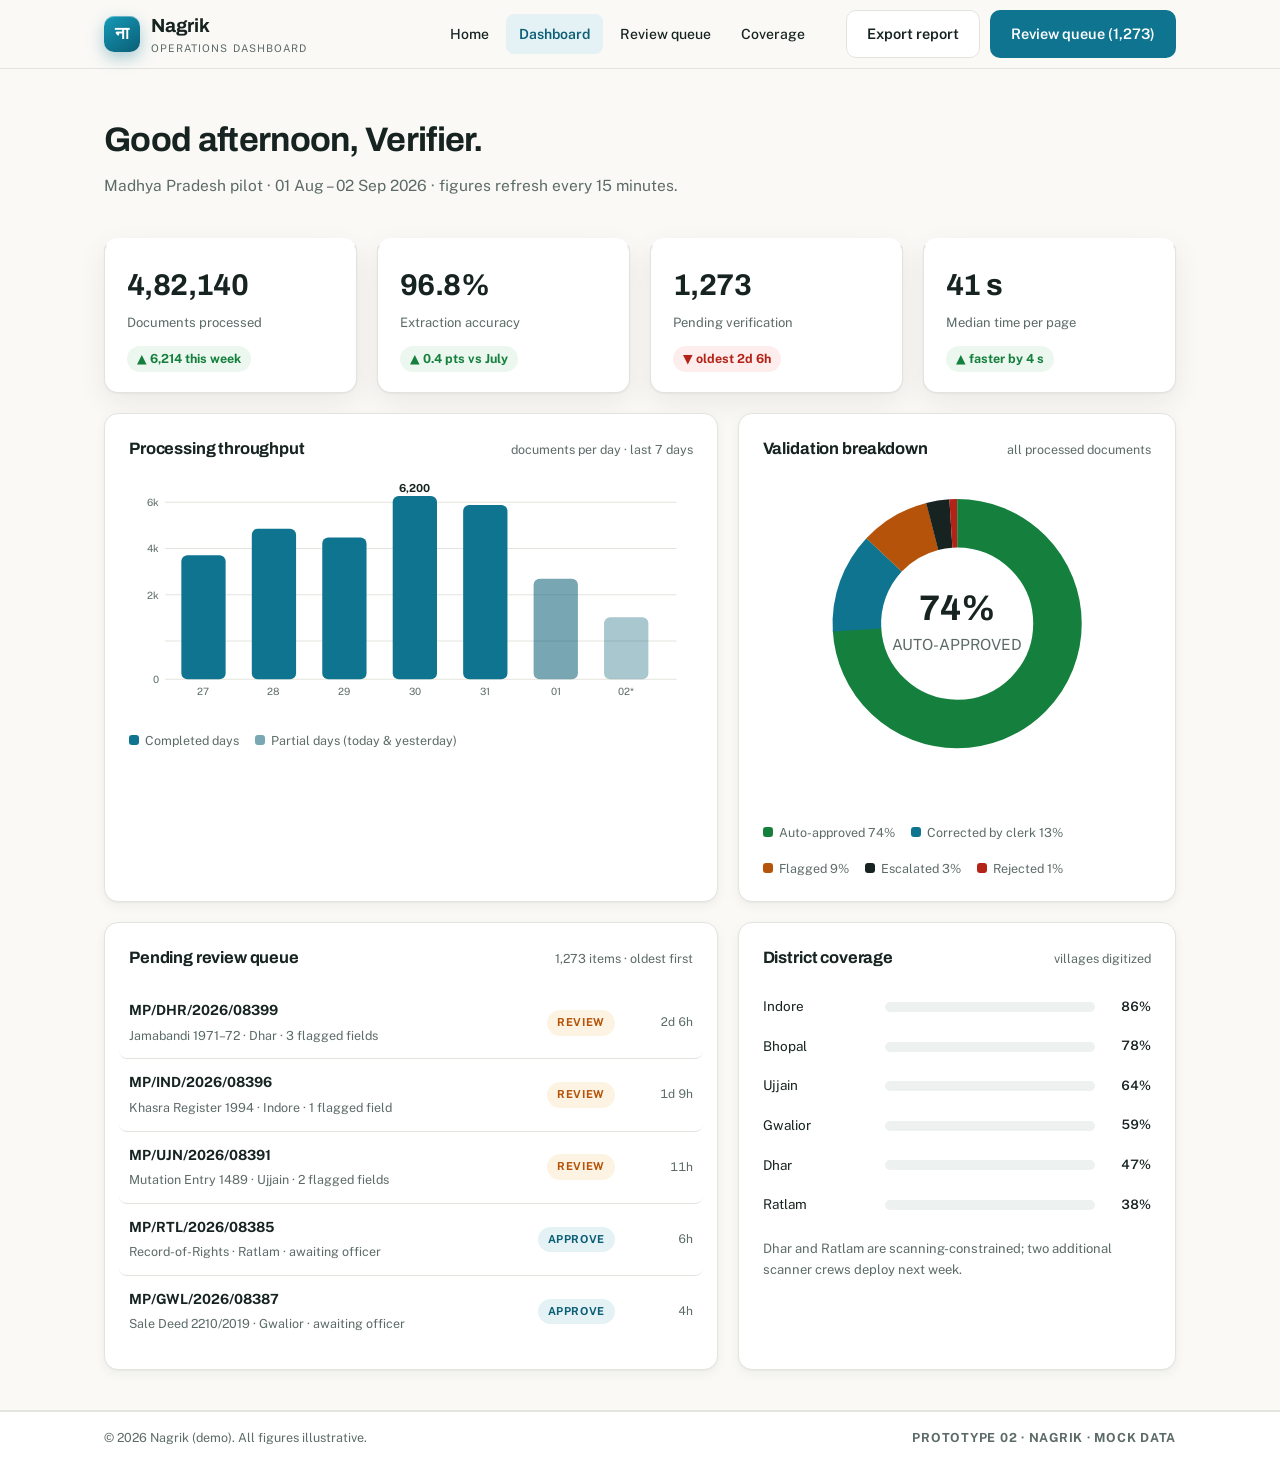
<file: prototypes/02-nagrik/dashboard.html>
<!doctype html>
<html lang="en">
<head>
<meta charset="utf-8">
<meta name="viewport" content="width=device-width, initial-scale=1">
<title>Dashboard — Nagrik</title>
<link rel="preconnect" href="https://fonts.googleapis.com">
<link rel="preconnect" href="https://fonts.gstatic.com" crossorigin>
<link href="https://fonts.googleapis.com/css2?family=Archivo:wght@500;600;700&family=Public+Sans:wght@400;500;600;700&display=swap" rel="stylesheet">
<link rel="stylesheet" href="styles.css?v=2">
<script>
(function () {
  if (!window.matchMedia("(prefers-reduced-motion: reduce)").matches) {
    document.documentElement.classList.add("motion-ready");
    setTimeout(function () {
      if (!window.__motionReady) document.documentElement.classList.remove("motion-ready");
    }, 1500);
  }
})();
</script>
<script src="../motion.js" defer></script>
</head>
<body>
<a class="skip" href="#main">Skip to content</a>

<header class="site-head">
  <div class="wrap">
    <a class="brand" href="index.html">
      <span class="brand-mark" aria-hidden="true">ना</span>
      <span><b>Nagrik</b><small>Operations Dashboard</small></span>
    </a>
    <nav class="site-nav" aria-label="Primary">
      <a href="index.html">Home</a>
      <a href="#" aria-current="page">Dashboard</a>
      <a href="#queue">Review queue</a>
      <a href="#coverage">Coverage</a>
    </nav>
    <div class="head-actions">
      <a class="btn btn-ghost" href="#">Export report</a>
      <a class="btn btn-primary" href="#queue">Review queue (1,273)</a>
    </div>
  </div>
</header>

<main id="main">

  <section class="dash-top">
    <div class="wrap">
      <h1>Good afternoon, Verifier.</h1>
      <p>Madhya Pradesh pilot · 01 Aug – 02 Sep 2026 · figures refresh every 15 minutes.</p>
    </div>
  </section>

  <section class="wrap" aria-label="Key metrics">
    <div class="kpi-row">
      <div class="kpi-card"><div class="v" data-countup>4,82,140</div><div class="l">Documents processed</div><span class="trend up">▲ 6,214 this week</span></div>
      <div class="kpi-card"><div class="v" data-countup>96.8%</div><div class="l">Extraction accuracy</div><span class="trend up">▲ 0.4 pts vs July</span></div>
      <div class="kpi-card"><div class="v" data-countup>1,273</div><div class="l">Pending verification</div><span class="trend down">▼ oldest 2d 6h</span></div>
      <div class="kpi-card"><div class="v" data-countup>41 s</div><div class="l">Median time per page</div><span class="trend up">▲ faster by 4 s</span></div>
    </div>
  </section>

  <section class="wrap dash-grid" aria-label="Throughput and validation">
    <div class="panel-card">
      <header><h2>Processing throughput</h2><span>documents per day · last 7 days</span></header>
      <svg viewBox="0 0 560 230" width="100%" role="img" aria-label="Bar chart of daily throughput: 4,200; 5,100; 4,800; 6,200; 5,900; 3,400; 2,100 documents">
        <g stroke="#e4e4de"><line x1="36" y1="24" x2="544" y2="24"/><line x1="36" y1="70" x2="544" y2="70"/><line x1="36" y1="116" x2="544" y2="116"/><line x1="36" y1="162" x2="544" y2="162"/><line x1="36" y1="200" x2="544" y2="200"/></g>
        <g fill="#5c6b68" font-size="10">
          <text x="30" y="28" text-anchor="end">6k</text><text x="30" y="74" text-anchor="end">4k</text>
          <text x="30" y="120" text-anchor="end">2k</text><text x="30" y="204" text-anchor="end">0</text>
        </g>
        <!-- bars: h = v/6000*176 ; base 200 -->
        <g class="chart-bars" fill="#0e7490">
          <rect x="52"  y="76.8" width="44" height="123.2" rx="6"/>
          <rect x="122" y="50.4" width="44" height="149.6" rx="6"/>
          <rect x="192" y="59.2" width="44" height="140.8" rx="6"/>
          <rect x="262" y="17.9" width="44" height="182.1" rx="6"/>
          <rect x="332" y="26.9" width="44" height="173.1" rx="6"/>
          <rect x="402" y="100.1" width="44" height="99.9" rx="6" fill="#0b5e75" opacity=".55"/>
          <rect x="472" y="138.4" width="44" height="61.6" rx="6" fill="#0b5e75" opacity=".35"/>
        </g>
        <g fill="#5c6b68" font-size="10" text-anchor="middle">
          <text x="74" y="216">27</text><text x="144" y="216">28</text><text x="214" y="216">29</text>
          <text x="284" y="216">30</text><text x="354" y="216">31</text><text x="424" y="216">01</text><text x="494" y="216">02*</text>
        </g>
        <text x="284" y="14" text-anchor="middle" font-size="11" font-weight="700" fill="#162321">6,200</text>
      </svg>
      <div class="legend"><span><i style="background:#0e7490"></i>Completed days</span><span><i style="background:#0b5e75;opacity:.55"></i>Partial days (today &amp; yesterday)</span></div>
    </div>

    <div class="panel-card">
      <header><h2>Validation breakdown</h2><span>all processed documents</span></header>
      <svg viewBox="0 0 240 200" width="100%" role="img" aria-label="Donut: auto-approved 74%, corrected 13%, flagged 9%, escalated 3%, rejected 1%">
        <g transform="translate(120,90)" fill="none" stroke-width="30" class="chart-donut">
          <!-- r=62 -> C=389.6 ; dash = pct*389.6, gap = C - dash ; each slice starts where the previous ends -->
          <circle r="62" stroke="#15803d" stroke-dasharray="288.3 101.3" transform="rotate(-90)"/>
          <circle r="62" stroke="#0e7490" stroke-dasharray="50.6 339.0" transform="rotate(176.4)"/>
          <circle r="62" stroke="#b45309" stroke-dasharray="35.1 354.5" transform="rotate(223.2)"/>
          <circle r="62" stroke="#162321" stroke-dasharray="11.7 377.9" transform="rotate(255.6)"/>
          <circle r="62" stroke="#b42318" stroke-dasharray="3.9 385.7" transform="rotate(266.4)"/>
        </g>
        <text x="120" y="88" text-anchor="middle" font-size="22" font-weight="700" fill="#162321" font-family="Archivo">74%</text>
        <text x="120" y="106" text-anchor="middle" font-size="9.5" fill="#5c6b68">AUTO-APPROVED</text>
      </svg>
      <div class="legend">
        <span><i style="background:#15803d"></i>Auto-approved 74%</span>
        <span><i style="background:#0e7490"></i>Corrected by clerk 13%</span>
        <span><i style="background:#b45309"></i>Flagged 9%</span>
        <span><i style="background:#162321"></i>Escalated 3%</span>
        <span><i style="background:#b42318"></i>Rejected 1%</span>
      </div>
    </div>
  </section>

  <section class="wrap dash-grid" id="queue" aria-label="Review queue and coverage">
    <div class="panel-card">
      <header><h2>Pending review queue</h2><span>1,273 items · oldest first</span></header>
      <div data-stagger>
      <div class="q-item">
        <span class="who"><b>MP/DHR/2026/08399</b><small>Jamabandi 1971–72 · Dhar · 3 flagged fields</small></span>
        <span class="q-badge rev">Review</span><span class="age">2d 6h</span>
      </div>
      <div class="q-item">
        <span class="who"><b>MP/IND/2026/08396</b><small>Khasra Register 1994 · Indore · 1 flagged field</small></span>
        <span class="q-badge rev">Review</span><span class="age">1d 9h</span>
      </div>
      <div class="q-item">
        <span class="who"><b>MP/UJN/2026/08391</b><small>Mutation Entry 1489 · Ujjain · 2 flagged fields</small></span>
        <span class="q-badge rev">Review</span><span class="age">11h</span>
      </div>
      <div class="q-item">
        <span class="who"><b>MP/RTL/2026/08385</b><small>Record-of-Rights · Ratlam · awaiting officer</small></span>
        <span class="q-badge ext">Approve</span><span class="age">6h</span>
      </div>
      <div class="q-item">
        <span class="who"><b>MP/GWL/2026/08387</b><small>Sale Deed 2210/2019 · Gwalior · awaiting officer</small></span>
        <span class="q-badge ext">Approve</span><span class="age">4h</span>
      </div>
      </div>
    </div>

    <div class="panel-card" id="coverage">
      <header><h2>District coverage</h2><span>villages digitized</span></header>
      <ul class="progress-list" data-stagger>
        <li><span>Indore</span><span class="bar"><span class="fill" style="width:86%"></span></span><span class="pct">86%</span></li>
        <li><span>Bhopal</span><span class="bar"><span class="fill" style="width:78%"></span></span><span class="pct">78%</span></li>
        <li><span>Ujjain</span><span class="bar"><span class="fill" style="width:64%"></span></span><span class="pct">64%</span></li>
        <li><span>Gwalior</span><span class="bar"><span class="fill" style="width:59%"></span></span><span class="pct">59%</span></li>
        <li><span>Dhar</span><span class="bar"><span class="fill" style="width:47%"></span></span><span class="pct">47%</span></li>
        <li><span>Ratlam</span><span class="bar"><span class="fill" style="width:38%"></span></span><span class="pct">38%</span></li>
      </ul>
      <p style="color:var(--muted); font-size:13px; margin:14px 0 0;">Dhar and Ratlam are scanning-constrained; two additional scanner crews deploy next week.</p>
    </div>
  </section>

</main>

<footer class="site-foot">
  <div class="foot-legal">
    <div class="wrap">
      <span>© 2026 Nagrik (demo). All figures illustrative.</span>
      <span class="demo-tag">PROTOTYPE 02 · NAGRIK · MOCK DATA</span>
    </div>
  </div>
</footer>

</body>
</html>
</file>
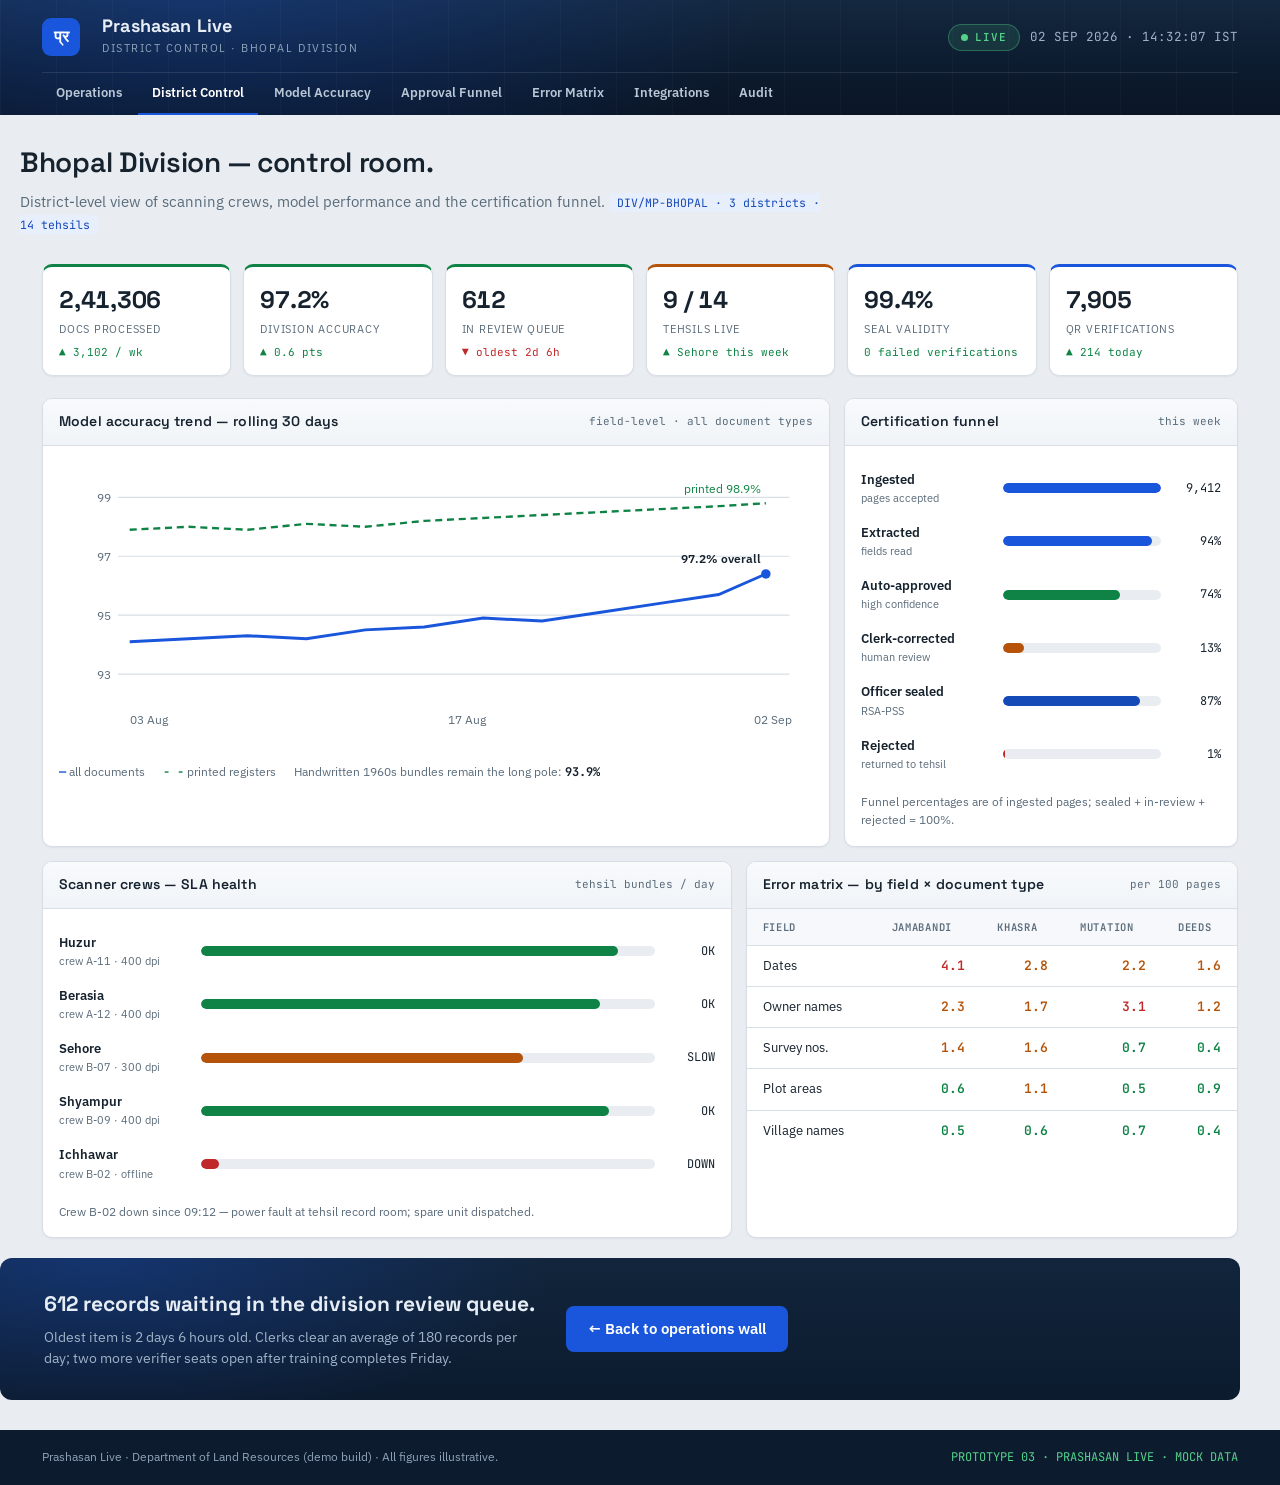
<file: prototypes/03-prashasan/dashboard.html>
<!doctype html>
<html lang="en">
<head>
<meta charset="utf-8">
<meta name="viewport" content="width=device-width, initial-scale=1">
<title>District Control — Prashasan Live</title>
<link rel="preconnect" href="https://fonts.googleapis.com">
<link rel="preconnect" href="https://fonts.gstatic.com" crossorigin>
<link href="https://fonts.googleapis.com/css2?family=IBM+Plex+Sans:wght@400;500;600&family=JetBrains+Mono:wght@400;600&family=Space+Grotesk:wght@500;600;700&display=swap" rel="stylesheet">
<link rel="stylesheet" href="styles.css?v=3">
<script>
(function () {
  if (!window.matchMedia("(prefers-reduced-motion: reduce)").matches) {
    document.documentElement.classList.add("motion-ready");
    setTimeout(function () {
      if (!window.__motionReady) document.documentElement.classList.remove("motion-ready");
    }, 1500);
  }
})();
</script>
<script src="../motion.js" defer></script>
</head>
<body>
<a class="skip" href="#main">Skip to console</a>

<header class="band">
  <div class="wrap">
    <div class="band-top">
      <span class="sigil" aria-hidden="true">प्र</span>
      <div class="wordmark"><b>Prashasan Live</b><small>District Control · Bhopal Division</small></div>
      <div class="band-clock">
        <span class="live-pill"><i aria-hidden="true"></i>LIVE</span>
        <span>02 SEP 2026 · 14:32:07 IST</span>
      </div>
    </div>
    <nav class="band-links" aria-label="Primary">
      <a href="index.html">Operations</a>
      <a href="#" aria-current="page">District Control</a>
      <a href="#accuracy">Model Accuracy</a>
      <a href="#funnel">Approval Funnel</a>
      <a href="#matrix">Error Matrix</a>
      <a href="#">Integrations</a>
      <a href="#">Audit</a>
    </nav>
  </div>
</header>

<main id="main">
  <div class="wrap mission">
    <h1>Bhopal Division — control room.</h1>
    <p>District-level view of scanning crews, model performance and the certification funnel. <span class="mono-ref">DIV/MP-BHOPAL · 3 districts · 14 tehsils</span></p>
  </div>

  <section class="wrap" aria-label="Division indicators">
    <div class="kpi-strip">
      <div class="kpi"><div class="v" data-countup>2,41,306</div><div class="l">Docs processed</div><div class="d up">▲ 3,102 / wk</div></div>
      <div class="kpi"><div class="v" data-countup>97.2%</div><div class="l">Division accuracy</div><div class="d up">▲ 0.6 pts</div></div>
      <div class="kpi"><div class="v" data-countup>612</div><div class="l">In review queue</div><div class="d down">▼ oldest 2d 6h</div></div>
      <div class="kpi"><div class="v">9 / 14</div><div class="l">Tehsils live</div><div class="d up">▲ Sehore this week</div></div>
      <div class="kpi"><div class="v" data-countup>99.4%</div><div class="l">Seal validity</div><div class="d up">0 failed verifications</div></div>
      <div class="kpi"><div class="v" data-countup>7,905</div><div class="l">QR verifications</div><div class="d up">▲ 214 today</div></div>
    </div>
  </section>

  <section class="wrap grid grid-main" id="accuracy" aria-labelledby="acc-h">
    <div class="panel">
      <div class="panel-head"><h2 id="acc-h">Model accuracy trend — rolling 30 days</h2><span class="meta">field-level · all document types</span></div>
      <div class="panel-body">
        <svg viewBox="0 0 640 240" width="100%" role="img" aria-label="Line chart of extraction accuracy improving from 94.1 percent to 97.2 percent over 30 days, with printed text consistently above handwritten">
          <g stroke="#d7dee6"><line x1="50" y1="30" x2="620" y2="30"/><line x1="50" y1="80" x2="620" y2="80"/><line x1="50" y1="130" x2="620" y2="130"/><line x1="50" y1="180" x2="620" y2="180"/></g>
          <g fill="#5a6b7a" font-size="10">
            <text x="44" y="34" text-anchor="end">99</text><text x="44" y="84" text-anchor="end">97</text>
            <text x="44" y="134" text-anchor="end">95</text><text x="44" y="184" text-anchor="end">93</text>
            <text x="60" y="222">03 Aug</text><text x="330" y="222">17 Aug</text><text x="590" y="222">02 Sep</text>
          </g>
          <!-- overall: 94.1 -> 97.2 ; y = 180 - (v-93)*25 -->
          <path class="chart-line" d="M60,152.5 L110,150 L160,147.5 L210,150 L260,142.5 L310,140 L360,132.5 L410,135 L460,127.5 L510,120 L560,112.5 L600,95"
                fill="none" stroke="#1a56db" stroke-width="2.5"/>
          <!-- printed: ~98.5 -->
          <path class="chart-line" d="M60,57.5 L110,55 L160,57.5 L210,52.5 L260,55 L310,50 L360,47.5 L410,45 L460,42.5 L510,40 L560,37.5 L600,35"
                fill="none" stroke="#0e8345" stroke-width="2" stroke-dasharray="6 4"/>
          <g class="chart-dots" fill="#1a56db"><circle cx="600" cy="95" r="4"/></g>
          <g font-size="10.5" fill="#16222e">
            <text x="596" y="86" text-anchor="end" font-weight="600">97.2% overall</text>
            <text x="596" y="26" text-anchor="end" fill="#0e8345">printed 98.9%</text>
          </g>
        </svg>
        <div class="wall-caption">
          <span><b style="color:#1a56db">—</b> all documents</span>
          <span><b style="color:#0e8345">- -</b> printed registers</span>
          <span>Handwritten 1960s bundles remain the long pole: <b>93.9%</b></span>
        </div>
      </div>
    </div>

    <div class="panel" id="funnel">
      <div class="panel-head"><h2>Certification funnel</h2><span class="meta">this week</span></div>
      <div class="panel-body">
        <div class="brow"><div class="nm">Ingested<small>pages accepted</small></div><div class="track"><div class="fill" style="width:100%"></div></div><div class="pct">9,412</div></div>
        <div class="brow"><div class="nm">Extracted<small>fields read</small></div><div class="track"><div class="fill" style="width:94%"></div></div><div class="pct">94%</div></div>
        <div class="brow"><div class="nm">Auto-approved<small>high confidence</small></div><div class="track"><div class="fill" style="width:74%; background:#0e8345"></div></div><div class="pct">74%</div></div>
        <div class="brow"><div class="nm">Clerk-corrected<small>human review</small></div><div class="track"><div class="fill" style="width:13%; background:#b45309"></div></div><div class="pct">13%</div></div>
        <div class="brow"><div class="nm">Officer sealed<small>RSA-PSS</small></div><div class="track"><div class="fill" style="width:87%; background:#1449b8"></div></div><div class="pct">87%</div></div>
        <div class="brow"><div class="nm">Rejected<small>returned to tehsil</small></div><div class="track"><div class="fill" style="width:1.5%; background:#c02929"></div></div><div class="pct">1%</div></div>
        <p style="font-size:12px; color:var(--muted); margin:12px 0 0;">Funnel percentages are of ingested pages; sealed + in-review + rejected = 100%.</p>
      </div>
    </div>
  </section>

  <section class="wrap grid grid-two" aria-labelledby="crew-h">
    <div class="panel">
      <div class="panel-head"><h2 id="crew-h">Scanner crews — SLA health</h2><span class="meta">tehsil bundles / day</span></div>
      <div class="panel-body">
        <div class="brow"><div class="nm">Huzur<small>crew A-11 · 400 dpi</small></div><div class="track"><div class="fill" style="width:92%; background:#0e8345"></div></div><div class="pct">OK</div></div>
        <div class="brow"><div class="nm">Berasia<small>crew A-12 · 400 dpi</small></div><div class="track"><div class="fill" style="width:88%; background:#0e8345"></div></div><div class="pct">OK</div></div>
        <div class="brow"><div class="nm">Sehore<small>crew B-07 · 300 dpi</small></div><div class="track"><div class="fill" style="width:71%; background:#b45309"></div></div><div class="pct">SLOW</div></div>
        <div class="brow"><div class="nm">Shyampur<small>crew B-09 · 400 dpi</small></div><div class="track"><div class="fill" style="width:90%; background:#0e8345"></div></div><div class="pct">OK</div></div>
        <div class="brow"><div class="nm">Ichhawar<small>crew B-02 · offline</small></div><div class="track"><div class="fill" style="width:4%; background:#c02929"></div></div><div class="pct">DOWN</div></div>
        <p style="font-size:12px; color:var(--muted); margin:12px 0 0;">Crew B-02 down since 09:12 — power fault at tehsil record room; spare unit dispatched.</p>
      </div>
    </div>

    <div class="panel" id="matrix">
      <div class="panel-head"><h2>Error matrix — by field × document type</h2><span class="meta">per 100 pages</span></div>
      <div class="panel-body tight">
        <table class="data">
          <thead><tr><th scope="col">Field</th><th scope="col">Jamabandi</th><th scope="col">Khasra</th><th scope="col">Mutation</th><th scope="col">Deeds</th></tr></thead>
          <tbody data-stagger>
            <tr><td>Dates</td><td class="num"><span class="conf-lo">4.1</span></td><td class="num"><span class="conf-md">2.8</span></td><td class="num"><span class="conf-md">2.2</span></td><td class="num"><span class="conf-md">1.6</span></td></tr>
            <tr><td>Owner names</td><td class="num"><span class="conf-md">2.3</span></td><td class="num"><span class="conf-md">1.7</span></td><td class="num"><span class="conf-lo">3.1</span></td><td class="num"><span class="conf-md">1.2</span></td></tr>
            <tr><td>Survey nos.</td><td class="num"><span class="conf-md">1.4</span></td><td class="num"><span class="conf-md">1.6</span></td><td class="num"><span class="conf-hi">0.7</span></td><td class="num"><span class="conf-hi">0.4</span></td></tr>
            <tr><td>Plot areas</td><td class="num"><span class="conf-hi">0.6</span></td><td class="num"><span class="conf-md">1.1</span></td><td class="num"><span class="conf-hi">0.5</span></td><td class="num"><span class="conf-hi">0.9</span></td></tr>
            <tr><td>Village names</td><td class="num"><span class="conf-hi">0.5</span></td><td class="num"><span class="conf-hi">0.6</span></td><td class="num"><span class="conf-hi">0.7</span></td><td class="num"><span class="conf-hi">0.4</span></td></tr>
          </tbody>
        </table>
      </div>
    </div>
  </section>

  <section class="wrap cta" aria-label="Queue action">
    <div class="wrap">
      <div>
        <h2>612 records waiting in the division review queue.</h2>
        <p>Oldest item is 2 days 6 hours old. Clerks clear an average of 180 records per day; two more verifier seats open after training completes Friday.</p>
      </div>
      <a class="btn-live" href="index.html">← Back to operations wall</a>
    </div>
  </section>
</main>

<footer class="foot">
  <div class="wrap">
    <span>Prashasan Live · Department of Land Resources (demo build) · All figures illustrative.</span>
    <span class="demo-tag">PROTOTYPE 03 · PRASHASAN LIVE · MOCK DATA</span>
  </div>
</footer>

</body>
</html>
</file>
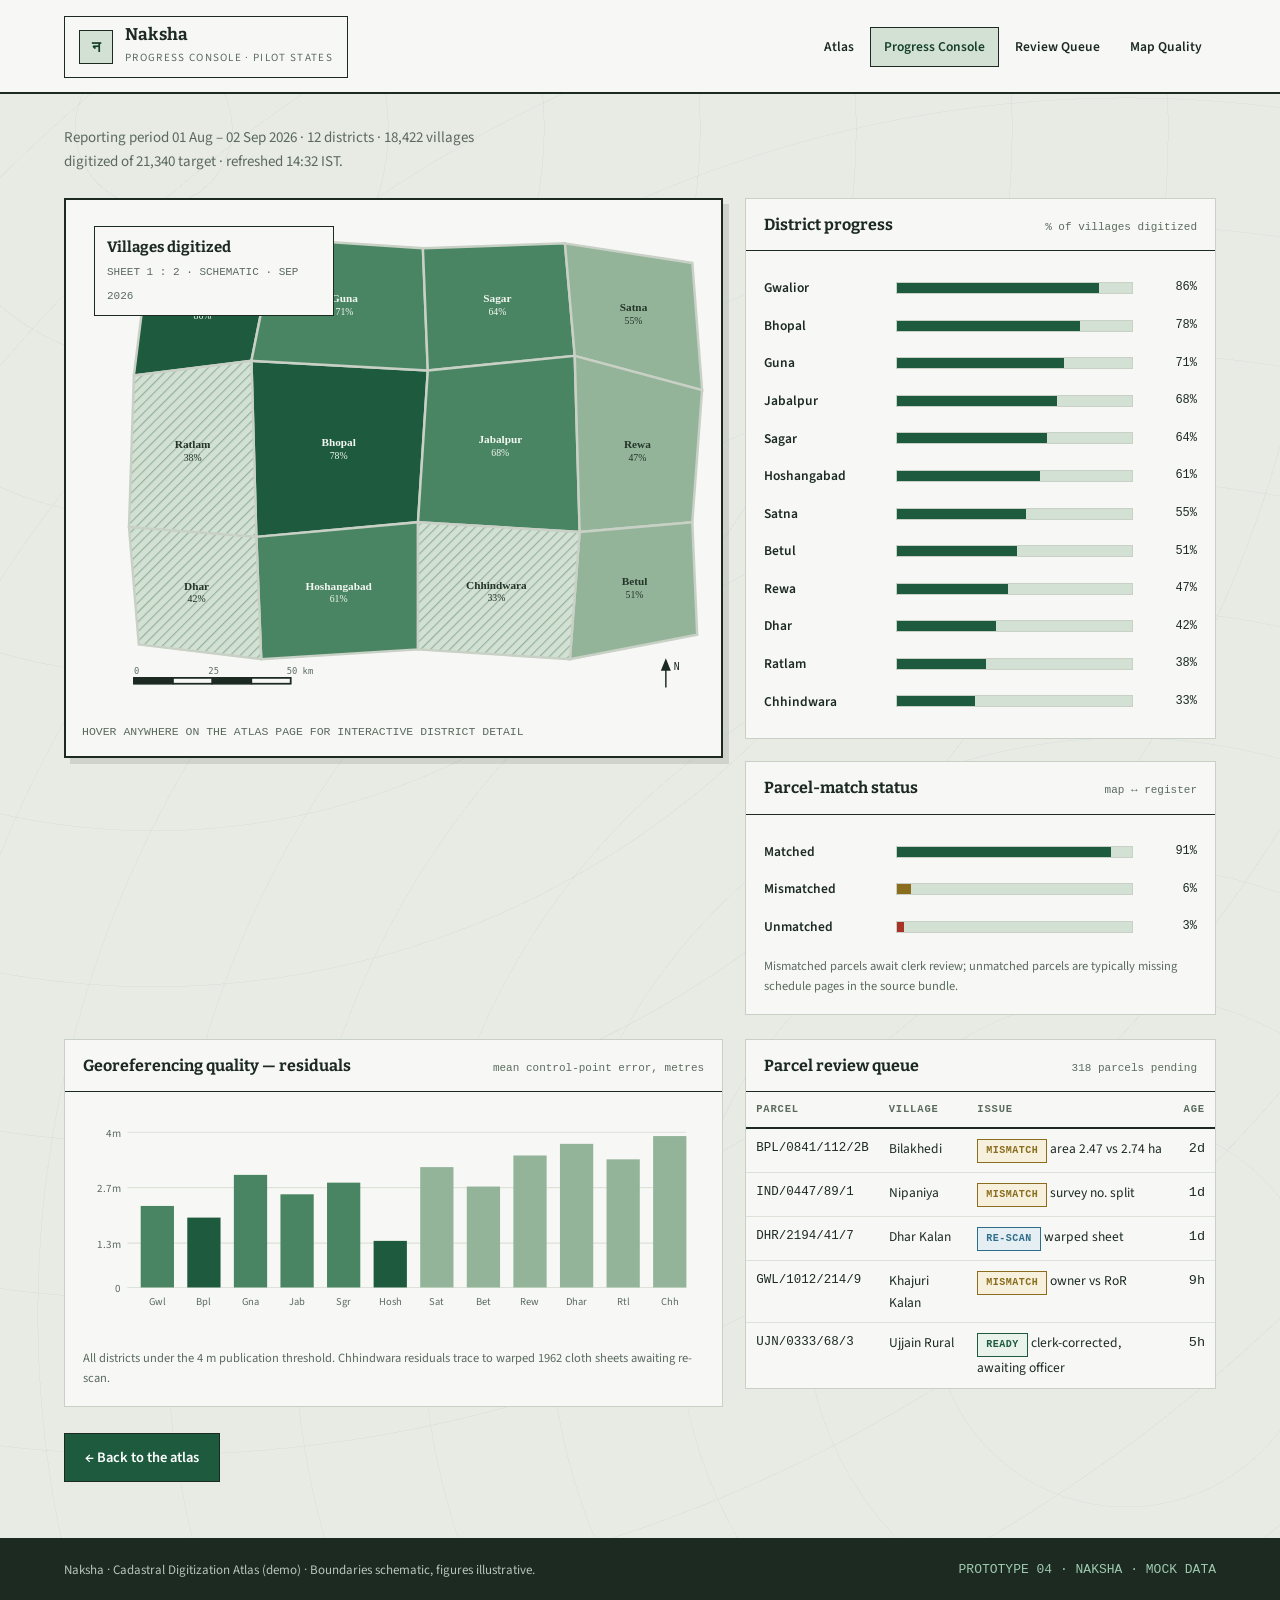
<file: prototypes/04-naksha/dashboard.html>
<!doctype html>
<html lang="en">
<head>
<meta charset="utf-8">
<meta name="viewport" content="width=device-width, initial-scale=1">
<title>Progress Console — Naksha</title>
<link rel="preconnect" href="https://fonts.googleapis.com">
<link rel="preconnect" href="https://fonts.gstatic.com" crossorigin>
<link href="https://fonts.googleapis.com/css2?family=Bitter:wght@500;600;700&family=Source+Sans+3:wght@400;600;700&display=swap" rel="stylesheet">
<link rel="stylesheet" href="styles.css?v=3">
<script>
(function () {
  if (!window.matchMedia("(prefers-reduced-motion: reduce)").matches) {
    document.documentElement.classList.add("motion-ready");
    setTimeout(function () {
      if (!window.__motionReady) document.documentElement.classList.remove("motion-ready");
    }, 1500);
  }
})();
</script>
<script src="../motion.js" defer></script>
</head>
<body>
<a class="skip" href="#main">Skip to console</a>

<header class="sheet-head">
  <div class="wrap">
    <div class="cartouche">
      <span class="mark" aria-hidden="true">न</span>
      <span><b>Naksha</b><small>Progress Console · Pilot States</small></span>
    </div>
    <nav aria-label="Primary">
      <a href="index.html">Atlas</a>
      <a href="#" aria-current="page">Progress Console</a>
      <a href="#queue">Review Queue</a>
      <a href="#quality">Map Quality</a>
    </nav>
  </div>
</header>

<main id="main">
  <div class="wrap" style="padding-top:32px;">
    <p class="section-sub" style="margin-bottom:0;">Reporting period 01 Aug – 02 Sep 2026 · 12 districts · 18,422 villages digitized of 21,340 target · refreshed 14:32 IST.</p>
  </div>

  <section class="wrap dash-grid" aria-label="Atlas and district progress">
    <figure class="map-sheet" style="margin:0;">
      <figcaption class="sheet-title">
        <b>Villages digitized</b>
        <small>SHEET 1 : 2 · SCHEMATIC · SEP 2026</small>
      </figcaption>
      <img src="map.svg" alt="Schematic choropleth of twelve pilot districts shaded by percentage of villages digitized, from 33 percent in Chhindwara to 86 percent in Gwalior." style="width:100%; height:auto; display:block;">
      <p class="map-note">HOVER ANYWHERE ON THE ATLAS PAGE FOR INTERACTIVE DISTRICT DETAIL</p>
    </figure>

    <div style="display:grid; gap:22px;">
      <div class="panel">
        <div class="panel-head"><h2>District progress</h2><span class="meta">% of villages digitized</span></div>
        <div class="panel-body" data-stagger>
          <div class="prow"><div class="nm">Gwalior</div><div class="track"><div class="fill" style="width:86%"></div></div><div class="pct">86%</div></div>
          <div class="prow"><div class="nm">Bhopal</div><div class="track"><div class="fill" style="width:78%"></div></div><div class="pct">78%</div></div>
          <div class="prow"><div class="nm">Guna</div><div class="track"><div class="fill" style="width:71%"></div></div><div class="pct">71%</div></div>
          <div class="prow"><div class="nm">Jabalpur</div><div class="track"><div class="fill" style="width:68%"></div></div><div class="pct">68%</div></div>
          <div class="prow"><div class="nm">Sagar</div><div class="track"><div class="fill" style="width:64%"></div></div><div class="pct">64%</div></div>
          <div class="prow"><div class="nm">Hoshangabad</div><div class="track"><div class="fill" style="width:61%"></div></div><div class="pct">61%</div></div>
          <div class="prow"><div class="nm">Satna</div><div class="track"><div class="fill" style="width:55%"></div></div><div class="pct">55%</div></div>
          <div class="prow"><div class="nm">Betul</div><div class="track"><div class="fill" style="width:51%"></div></div><div class="pct">51%</div></div>
          <div class="prow"><div class="nm">Rewa</div><div class="track"><div class="fill" style="width:47%"></div></div><div class="pct">47%</div></div>
          <div class="prow"><div class="nm">Dhar</div><div class="track"><div class="fill" style="width:42%"></div></div><div class="pct">42%</div></div>
          <div class="prow"><div class="nm">Ratlam</div><div class="track"><div class="fill" style="width:38%"></div></div><div class="pct">38%</div></div>
          <div class="prow"><div class="nm">Chhindwara</div><div class="track"><div class="fill" style="width:33%"></div></div><div class="pct">33%</div></div>
        </div>
      </div>

      <div class="panel">
        <div class="panel-head"><h2>Parcel-match status</h2><span class="meta">map ↔ register</span></div>
        <div class="panel-body">
          <div class="prow"><div class="nm">Matched</div><div class="track"><div class="fill" style="width:91%; background:#1e5b3e"></div></div><div class="pct">91%</div></div>
          <div class="prow"><div class="nm">Mismatched</div><div class="track"><div class="fill" style="width:6%; background:#8a6d1d"></div></div><div class="pct">6%</div></div>
          <div class="prow"><div class="nm">Unmatched</div><div class="track"><div class="fill" style="width:3%; background:#a83226"></div></div><div class="pct">3%</div></div>
          <p style="font-size:12.5px; color:var(--muted); margin:10px 0 0;">Mismatched parcels await clerk review; unmatched parcels are typically missing schedule pages in the source bundle.</p>
        </div>
      </div>
    </div>
  </section>

  <section class="wrap dash-grid" id="quality" aria-label="Quality and queue">
    <div class="panel">
      <div class="panel-head"><h2>Georeferencing quality — residuals</h2><span class="meta">mean control-point error, metres</span></div>
      <div class="panel-body">
        <svg viewBox="0 0 560 200" width="100%" role="img" aria-label="Bar chart of mean georeferencing residual by district, all under 4 metres, with Hoshangabad lowest at 1.2">
          <g stroke="#dde2d8"><line x1="40" y1="20" x2="544" y2="20"/><line x1="40" y1="70" x2="544" y2="70"/><line x1="40" y1="120" x2="544" y2="120"/><line x1="40" y1="160" x2="544" y2="160"/></g>
          <g fill="#5b6a5f" font-size="10"><text x="34" y="24" text-anchor="end">4m</text><text x="34" y="74" text-anchor="end">2.7m</text><text x="34" y="124" text-anchor="end">1.3m</text><text x="34" y="164" text-anchor="end">0</text></g>
          <!-- residual (m) scaled: h = m/4*140, base 160. Gwl 2.1->73.5, Bpl 1.8->63, Gna 2.9->101.5, Jab 2.4->84, Sgr 2.7->94.5, Hosh 1.2->42, Sat 3.1->108.5, Bet 2.6->91, Rew 3.4->119, Dhar 3.7->129.5, Rtl 3.3->115.5, Chh 3.9->136.5 -->
          <g class="chart-bars" fill="#1e5b3e">
            <rect x="52" y="86.5" width="30" height="73.5" fill="#4a8563"/>
            <rect x="94" y="97" width="30" height="63"/>
            <rect x="136" y="58.5" width="30" height="101.5" fill="#4a8563"/>
            <rect x="178" y="76" width="30" height="84" fill="#4a8563"/>
            <rect x="220" y="65.5" width="30" height="94.5" fill="#4a8563"/>
            <rect x="262" y="118" width="30" height="42"/>
            <rect x="304" y="51.5" width="30" height="108.5" fill="#94b49a"/>
            <rect x="346" y="69" width="30" height="91" fill="#94b49a"/>
            <rect x="388" y="41" width="30" height="119" fill="#94b49a"/>
            <rect x="430" y="30.5" width="30" height="129.5" fill="#94b49a"/>
            <rect x="472" y="44.5" width="30" height="115.5" fill="#94b49a"/>
            <rect x="514" y="23.5" width="30" height="136.5" fill="#94b49a"/>
          </g>
          <g fill="#5b6a5f" font-size="9.5" text-anchor="middle">
            <text x="67" y="176">Gwl</text><text x="109" y="176">Bpl</text><text x="151" y="176">Gna</text><text x="193" y="176">Jab</text>
            <text x="235" y="176">Sgr</text><text x="277" y="176">Hosh</text><text x="319" y="176">Sat</text><text x="361" y="176">Bet</text>
            <text x="403" y="176">Rew</text><text x="445" y="176">Dhar</text><text x="487" y="176">Rtl</text><text x="529" y="176">Chh</text>
          </g>
        </svg>
        <p style="font-size:12.5px; color:var(--muted); margin:8px 0 0;">All districts under the 4 m publication threshold. Chhindwara residuals trace to warped 1962 cloth sheets awaiting re-scan.</p>
      </div>
    </div>

    <div class="panel" id="queue">
      <div class="panel-head"><h2>Parcel review queue</h2><span class="meta">318 parcels pending</span></div>
      <div class="panel-body" style="padding:0;">
        <table class="plain">
          <thead><tr><th scope="col">Parcel</th><th scope="col">Village</th><th scope="col">Issue</th><th scope="col" style="text-align:right">Age</th></tr></thead>
          <tbody data-stagger>
            <tr><td class="mono">BPL/0841/112/2B</td><td>Bilakhedi</td><td><span class="chip chip-warn">Mismatch</span> area 2.47 vs 2.74 ha</td><td class="num">2d</td></tr>
            <tr><td class="mono">IND/0447/89/1</td><td>Nipaniya</td><td><span class="chip chip-warn">Mismatch</span> survey no. split</td><td class="num">1d</td></tr>
            <tr><td class="mono">DHR/2194/41/7</td><td>Dhar Kalan</td><td><span class="chip chip-info">Re-scan</span> warped sheet</td><td class="num">1d</td></tr>
            <tr><td class="mono">GWL/1012/214/9</td><td>Khajuri Kalan</td><td><span class="chip chip-warn">Mismatch</span> owner vs RoR</td><td class="num">9h</td></tr>
            <tr><td class="mono">UJN/0333/68/3</td><td>Ujjain Rural</td><td><span class="chip chip-ok">Ready</span> clerk-corrected, awaiting officer</td><td class="num">5h</td></tr>
          </tbody>
        </table>
      </div>
    </div>
  </section>

  <div class="wrap" style="margin-top:26px;">
    <a class="btn" href="index.html">← Back to the atlas</a>
  </div>
</main>

<footer class="sheet-foot">
  <div class="wrap">
    <span>Naksha · Cadastral Digitization Atlas (demo) · Boundaries schematic, figures illustrative.</span>
    <span class="demo-tag">PROTOTYPE 04 · NAKSHA · MOCK DATA</span>
  </div>
</footer>

</body>
</html>
</file>
<file: prototypes/01-jamabandi/styles.css>
/* ============================================================
   01 · JAMABANDI — Formal / institutional
   Government-portal direction: dense, ledger-true, navy + off-white.
   Palette : Edict Navy #1B2A41 · Register Paper #F3F5F4 · Ink #1F2933
             Seal Brass #8A6A16 · Rule #D5DCD9 · Muted #52606D
   Type    : IBM Plex Serif (display) / IBM Plex Sans (body) / IBM Plex Mono (data)
   Signature: the register index — a live ledger table as the hero.
   ============================================================ */

:root {
  --navy: #1b2a41;
  --navy-deep: #141f31;
  --navy-tint: #eef1f6;
  --paper: #f3f5f4;
  --card: #ffffff;
  --ink: #1f2933;
  --muted: #52606d;
  --brass: #8a6a16;
  --brass-deep: #74570f;
  --rule: #d5dcd9;
  --rule-strong: #b9c2bf;
  --pass: #1a7f37;
  --warn: #9a6700;
  --fail: #b3261e;
  --info: #0b5394;
  /* shadow scale: 1 = resting secondary · 2 = resting primary (register, KPIs) · 3 = hover */
  --shadow-1: 0 1px 2px rgba(27, 42, 65, .04), 0 4px 12px rgba(27, 42, 65, .05);
  --shadow-2: 0 1px 3px rgba(27, 42, 65, .06), 0 10px 26px rgba(27, 42, 65, .08);
  --shadow-3: 0 2px 5px rgba(27, 42, 65, .07), 0 16px 34px rgba(27, 42, 65, .12);
  --mono: "IBM Plex Mono", ui-monospace, "Cascadia Mono", Consolas, monospace;
  --sans: "IBM Plex Sans", "Segoe UI", system-ui, sans-serif;
  --serif: "IBM Plex Serif", Georgia, "Times New Roman", serif;
}

* { box-sizing: border-box; }
html { scroll-behavior: smooth; }
@media (prefers-reduced-motion: reduce) {
  html { scroll-behavior: auto; }
  *, *::before, *::after { animation: none !important; transition: none !important; }
}

body {
  margin: 0;
  font-family: var(--sans);
  font-size: 15px;
  line-height: 1.55;
  color: var(--ink);
  background: var(--paper);
}

a { color: var(--brass-deep); text-decoration-thickness: 1px; text-underline-offset: 3px; }
a:hover { color: var(--navy); }
:focus-visible { outline: 3px solid var(--brass); outline-offset: 2px; }

.skip {
  position: absolute; left: -9999px; top: 0; z-index: 99;
  background: var(--navy); color: #fff; padding: 10px 16px; font-weight: 600;
}
.skip:focus { left: 0; }

.wrap { max-width: 1180px; margin: 0 auto; padding: 0 20px; }
.wrap-wide { max-width: 1320px; margin: 0 auto; padding: 0 20px; }

/* ---------- Utility strip + masthead ---------- */
.utility {
  background: var(--navy-deep);
  color: #c7d0dc;
  font-size: 12.5px;
  letter-spacing: .01em;
}
.utility .wrap { display: flex; justify-content: space-between; gap: 16px; padding-top: 7px; padding-bottom: 7px; }
.utility a { color: #e8edf4; text-decoration: none; }
.utility a:hover { text-decoration: underline; }
.utility .sizer { font-family: var(--mono); display: flex; gap: 10px; align-items: center; }
.utility .sizer span[aria-hidden] { cursor: pointer; }

.masthead { background: var(--card); border-bottom: 1px solid var(--rule); }
.masthead .wrap {
  display: flex; align-items: center; gap: 18px;
  padding-top: 18px; padding-bottom: 18px;
}
.monogram {
  width: 54px; height: 54px; flex: none;
  display: grid; place-items: center;
  background: var(--navy); color: #f5e9c8;
  border: 2px solid var(--brass);
  border-radius: 50%;
  font-family: var(--serif); font-size: 20px; font-weight: 600;
  letter-spacing: .02em;
}
.masthead h1 {
  margin: 0; font-family: var(--serif);
  font-size: 22px; line-height: 1.25; font-weight: 600; color: var(--navy);
}
.masthead .sub { margin: 2px 0 0; font-size: 12.5px; color: var(--muted); letter-spacing: .04em; text-transform: uppercase; }
.masthead .search { margin-left: auto; display: flex; }
.masthead .search input {
  width: 240px; padding: 9px 12px; font: inherit; font-size: 13.5px;
  border: 1px solid var(--rule-strong); border-right: 0; border-radius: 3px 0 0 3px; background: #fff; color: var(--ink);
}
.masthead .search button {
  padding: 9px 14px; font: inherit; font-size: 13.5px; font-weight: 600;
  background: var(--navy); color: #fff; border: 0; border-radius: 0 3px 3px 0; cursor: pointer;
}
.masthead .search button:hover { background: var(--navy-deep); }

.tricolour { height: 3px; background: linear-gradient(90deg, #d08a2e 0 33%, #e9e7df 33% 66%, #2c6e49 66% 100%); }

/* ---------- Nav ---------- */
.nav { background: var(--navy); }
.nav ul { list-style: none; margin: 0; padding: 0; display: flex; flex-wrap: wrap; }
.nav a {
  display: block; padding: 11px 16px; color: #dfe6ef; text-decoration: none;
  font-size: 13.5px; font-weight: 600; letter-spacing: .02em;
  transition: background .15s ease, color .15s ease;
}
.nav a:hover, .nav a[aria-current="page"] { background: var(--navy-deep); color: #fff; }
.nav a[aria-current="page"] { box-shadow: inset 0 -3px 0 var(--brass); }

/* ---------- Sections ---------- */
.section { padding: 44px 0; }
.section-head { display: flex; align-items: baseline; gap: 14px; margin: 0 0 20px; }
.section-head h2 {
  margin: 0; font-family: var(--serif); font-size: 24px; font-weight: 600; color: var(--navy);
}
.section-head .ref {
  margin-left: auto; font-family: var(--mono); font-size: 11.5px; color: var(--muted); letter-spacing: .03em;
}
.eyebrow {
  font-family: var(--mono); font-size: 11px; font-weight: 600;
  letter-spacing: .14em; text-transform: uppercase; color: var(--brass-deep);
  margin: 0 0 8px;
}

/* ---------- Hero ---------- */
.hero {
  background:
    repeating-linear-gradient(90deg, transparent 0 118px, rgba(27, 42, 65, .05) 118px 119px),
    radial-gradient(1100px 500px at 85% -10%, rgba(138, 106, 22, .12), transparent 60%),
    linear-gradient(180deg, rgba(27, 42, 65, .05), rgba(27, 42, 65, 0) 60%),
    var(--paper);
  border-bottom: 1px solid var(--rule);
}
.hero-grid {
  display: grid; grid-template-columns: 5fr 7fr; gap: 36px;
  padding: 44px 0 48px; align-items: start;
}
.hero h2 {
  font-family: var(--serif); font-size: clamp(26px, 3.2vw, 38px);
  line-height: 1.18; margin: 0 0 14px; color: var(--navy); font-weight: 600;
}
.hero p.lede { font-size: 16px; color: var(--muted); margin: 0 0 18px; max-width: 46ch; }
.hero p.lede::first-letter {
  font-family: var(--serif); font-weight: 600; color: var(--brass-deep);
  float: left; font-size: 3.1em; line-height: .8; padding: 7px 10px 0 0;
}
.hero .actions { display: flex; gap: 12px; flex-wrap: wrap; margin-top: 22px; }

.notices { margin-top: 28px; border-top: 1px solid var(--rule); padding-top: 16px; }
.notices h3 { margin: 0 0 8px; font-size: 13px; letter-spacing: .08em; text-transform: uppercase; color: var(--muted); }
.notices ul { margin: 0; padding: 0; list-style: none; }
.notices li { padding: 7px 0; border-bottom: 1px dotted var(--rule-strong); font-size: 13.5px; display: flex; gap: 10px; }
.notices li time { font-family: var(--mono); font-size: 11.5px; color: var(--brass-deep); flex: none; padding-top: 2px; }

/* ---------- The register (signature) ---------- */
.register {
  background: var(--card);
  border: 1px solid var(--rule-strong);
  box-shadow: var(--shadow-2);
}
.register-head {
  display: flex; align-items: center; gap: 10px;
  padding: 12px 16px; color: #fff;
  background: linear-gradient(135deg, var(--navy) 0%, var(--navy-deep) 100%);
  border-bottom: 3px solid var(--brass);
}
@keyframes rowIn { from { opacity: 0; transform: translateY(6px); } to { opacity: 1; transform: none; } }
.register tbody tr { animation: rowIn .5s ease backwards; }
.register tbody tr:nth-child(1) { animation-delay: .05s; }
.register tbody tr:nth-child(2) { animation-delay: .14s; }
.register tbody tr:nth-child(3) { animation-delay: .23s; }
.register tbody tr:nth-child(4) { animation-delay: .32s; }
.register tbody tr:nth-child(5) { animation-delay: .41s; }
.register tbody tr:nth-child(6) { animation-delay: .5s; }
.register-head h3 { margin: 0; font-size: 13.5px; font-weight: 600; letter-spacing: .06em; text-transform: uppercase; }
.register-head .live {
  margin-left: auto; font-family: var(--mono); font-size: 11px; color: #f0d998;
  display: inline-flex; align-items: center; gap: 7px;
}
.live-dot { width: 7px; height: 7px; border-radius: 50%; background: #d08a2e; animation: pulse 2.2s ease-in-out infinite; }
@keyframes pulse { 50% { opacity: .35; } }

.register table { width: 100%; border-collapse: collapse; font-size: 13px; }
.register thead th {
  text-align: left; font-family: var(--mono); font-size: 10.5px; font-weight: 600;
  letter-spacing: .08em; text-transform: uppercase; color: var(--muted);
  padding: 9px 12px; border-bottom: 2px solid var(--navy); background: var(--navy-tint);
}
.register tbody td { padding: 9px 12px; border-bottom: 1px solid var(--rule); vertical-align: top; }
.register tbody tr { transition: background .15s ease; }
.register tbody tr:hover { background: #fdf9ec; }
.register .doc-id { font-family: var(--mono); font-size: 12px; color: var(--navy); white-space: nowrap; }
.register .num { font-family: var(--mono); font-size: 12.5px; font-variant-numeric: tabular-nums; text-align: right; }
.register tfoot td { padding: 10px 12px; font-size: 12.5px; color: var(--muted); }
.register tfoot a { font-weight: 600; }

/* ---------- Status + confidence chips ---------- */
.chip {
  display: inline-block; padding: 2px 9px 3px; border-radius: 2px;
  font-family: var(--mono); font-size: 10.5px; font-weight: 600;
  letter-spacing: .06em; text-transform: uppercase; border: 1px solid currentColor;
}
.chip-approved { color: var(--pass); background: #eaf4ec; }
.chip-review { color: var(--warn); background: #fdf6e3; }
.chip-extracted { color: var(--info); background: #e8f0f9; }
.chip-rejected { color: var(--fail); background: #fbebea; }
.conf { font-family: var(--mono); font-size: 12px; font-variant-numeric: tabular-nums; }
.conf-hi { color: var(--pass); } .conf-md { color: var(--warn); } .conf-lo { color: var(--fail); }

/* ---------- Buttons ---------- */
.btn {
  display: inline-flex; align-items: center; gap: 8px;
  padding: 11px 20px; border-radius: 3px; border: 1px solid transparent;
  font: inherit; font-size: 14px; font-weight: 600; cursor: pointer; text-decoration: none;
  transition: background .15s ease, border-color .15s ease;
}
.btn-primary { background: var(--brass-deep); color: #fff; border-color: var(--brass-deep); }
.btn-primary:hover { background: #63490c; color: #fff; }
.btn-outline { background: transparent; color: var(--navy); border-color: var(--navy); }
.btn-outline:hover { background: var(--navy); color: #fff; }

/* ---------- Workflow (numbered = real sequence) ---------- */
.steps { display: grid; grid-template-columns: repeat(5, 1fr); gap: 0; border: 1px solid var(--rule-strong); background: var(--card); }
.step { padding: 18px 16px 20px; border-right: 1px solid var(--rule); position: relative; }
.step:last-child { border-right: 0; }
.step .n {
  font-family: var(--mono); font-size: 11px; font-weight: 600; color: #fff;
  background: var(--navy); width: 24px; height: 24px; border-radius: 2px;
  display: grid; place-items: center; margin-bottom: 10px;
}
.step h3 { margin: 0 0 5px; font-size: 14px; font-weight: 700; color: var(--navy); }
.step p { margin: 0; font-size: 12.5px; color: var(--muted); line-height: 1.5; }
.step::after {
  content: ""; position: absolute; top: 28px; right: -7px; z-index: 1;
  width: 13px; height: 13px; border-top: 2px solid var(--rule-strong); border-right: 2px solid var(--rule-strong);
  transform: rotate(45deg); background: var(--card);
}
.step:last-child::after { display: none; }
.step { transition: background .15s ease; }
.step:hover { background: #fdf9ec; }

/* ---------- Stats band ---------- */
.stats-band {
  background:
    repeating-linear-gradient(-45deg, rgba(255,255,255,.03) 0 14px, transparent 14px 28px),
    linear-gradient(180deg, #1e3050, var(--navy) 55%, var(--navy-deep));
  color: #fff;
  border-top: 3px solid var(--brass);
}
.stats-band .wrap { display: grid; grid-template-columns: repeat(4, 1fr); gap: 24px; padding-top: 30px; padding-bottom: 30px; }
.stat .v {
  font-family: var(--serif); font-size: 30px; font-weight: 600; color: #f0d998;
  font-variant-numeric: tabular-nums; line-height: 1.1;
}
.stat .l { font-size: 12.5px; color: #c7d0dc; letter-spacing: .05em; text-transform: uppercase; margin-top: 6px; }
.stat svg.spark { display: block; margin-top: 10px; }

/* ---------- Trust ---------- */
.trust-grid { display: grid; grid-template-columns: repeat(3, 1fr); gap: 20px; }
.trust {
  background: var(--card); border: 1px solid var(--rule-strong); padding: 20px;
  border-top: 3px solid var(--brass);
}
.trust h3 { margin: 0 0 6px; font-size: 15px; color: var(--navy); }
.trust p { margin: 0; font-size: 13.5px; color: var(--muted); }
.trust code { font-family: var(--mono); font-size: 12px; background: var(--navy-tint); padding: 1px 5px; border-radius: 2px; color: var(--navy); }

/* ---------- Dashboard ---------- */
.kpis { display: grid; grid-template-columns: repeat(4, 1fr); gap: 16px; }
.kpi { background: var(--card); border: 1px solid var(--rule-strong); padding: 16px 18px; box-shadow: var(--shadow-2); transition: border-color .15s ease, transform .15s ease, box-shadow .15s ease; }
.kpi:hover { border-color: var(--rule-strong); transform: translateY(-2px); box-shadow: var(--shadow-3); }
.kpi .v { font-family: var(--serif); font-size: 27px; font-weight: 600; color: var(--navy); font-variant-numeric: tabular-nums; }
.kpi .l { font-size: 12px; color: var(--muted); letter-spacing: .05em; text-transform: uppercase; margin-top: 3px; }
.kpi .d { font-family: var(--mono); font-size: 11.5px; margin-top: 7px; }
.kpi .up { color: var(--pass); } .kpi .down { color: var(--fail); }

.panel { background: var(--card); border: 1px solid var(--rule-strong); box-shadow: var(--shadow-1); }
.panel-head {
  display: flex; align-items: center; gap: 10px; padding: 12px 16px;
  border-bottom: 2px solid var(--navy); background: var(--navy-tint);
}
.panel-head h3 { margin: 0; font-size: 13px; font-weight: 700; letter-spacing: .07em; text-transform: uppercase; color: var(--navy); }
.panel-head .aside { margin-left: auto; font-family: var(--mono); font-size: 11px; color: var(--muted); }
.panel-body { padding: 16px; }

.dash-grid { display: grid; grid-template-columns: 8fr 4fr; gap: 20px; align-items: start; margin-top: 20px; }
.dash-grid + .dash-grid { margin-top: 20px; }

.bar-row { display: grid; grid-template-columns: 150px 1fr 46px; gap: 10px; align-items: center; padding: 7px 0; font-size: 13px; }
.bar-row .name { color: var(--ink); font-weight: 600; }
.bar-row .name small { display: block; font-weight: 400; color: var(--muted); font-size: 11.5px; }
.bar-track { height: 12px; background: var(--navy-tint); border: 1px solid var(--rule); }
.bar-fill { height: 100%; background: var(--navy); }
.bar-fill.done { background: var(--pass); }
.bar-row .pct { font-family: var(--mono); font-size: 12px; text-align: right; font-variant-numeric: tabular-nums; }

svg text { font-family: var(--mono); }

/* ---------- Footer ---------- */
.footer { background: var(--navy-deep); color: #aeb9c6; margin-top: 48px; }
.footer .wrap { display: grid; grid-template-columns: 2fr 1fr 1fr 1fr; gap: 28px; padding-top: 36px; padding-bottom: 24px; }
.footer h4 { color: #e8edf4; font-size: 13px; letter-spacing: .08em; text-transform: uppercase; margin: 0 0 10px; }
.footer ul { list-style: none; margin: 0; padding: 0; }
.footer li { margin-bottom: 7px; }
.footer a { color: #aeb9c6; text-decoration: none; font-size: 13px; }
.footer a:hover { color: #fff; text-decoration: underline; }
.footer .about { font-size: 13px; line-height: 1.6; }
.footer .about .monogram { margin-bottom: 12px; }
.footer-legal { border-top: 1px solid rgba(255,255,255,.14); }
.footer-legal .wrap { display: flex; justify-content: space-between; gap: 14px; flex-wrap: wrap; padding-top: 14px; padding-bottom: 14px; font-size: 12px; }
.footer-legal .demo-tag { font-family: var(--mono); color: #f0d998; }

/* ---------- Responsive ---------- */
@media (max-width: 1020px) {
  .hero-grid { grid-template-columns: 1fr; }
  .steps { grid-template-columns: repeat(2, 1fr); }
  .step { border-bottom: 1px solid var(--rule); }
  .step:nth-child(2n) { border-right: 0; }
  .stats-band .wrap { grid-template-columns: repeat(2, 1fr); }
  .trust-grid { grid-template-columns: 1fr; }
  .kpis { grid-template-columns: repeat(2, 1fr); }
  .dash-grid { grid-template-columns: 1fr; }
  .footer .wrap { grid-template-columns: 1fr 1fr; }
  .masthead .search { display: none; }
}
@media (max-width: 620px) {
  .steps { grid-template-columns: 1fr; }
  .stats-band .wrap { grid-template-columns: 1fr; }
  .kpis { grid-template-columns: 1fr; }
  .footer .wrap { grid-template-columns: 1fr; }
  .masthead .wrap { flex-wrap: wrap; }
  .utility .wrap { flex-direction: column; gap: 4px; }
  .register { overflow-x: auto; }
}
</file>
<file: prototypes/02-nagrik/styles.css>
/* ============================================================
   02 · NAGRIK — Modern civic-tech
   Card-based, generous whitespace, one confident peacock accent.
   Palette : Civic Paper #FAF9F6 · Ink #162321 · Peacock #0E7490
             Mist #EDF1F0 · Line #E4E4DE · Muted #5C6B68
   Type    : Archivo (display) / Public Sans (body)
   Signature: the pipeline card — a document visibly moving
              through the 5-stage digitization pipeline.
   ============================================================ */

:root {
  --paper: #faf9f6;
  --card: #ffffff;
  --ink: #162321;
  --muted: #5c6b68;
  --peacock: #0e7490;
  --peacock-deep: #0b5e75;
  --peacock-tint: #e5f2f5;
  --mist: #edf1f0;
  --line: #e4e4de;
  --pass: #15803d;
  --pass-tint: #ecf7ef;
  --warn: #b45309;
  --warn-tint: #fdf3e3;
  --fail: #b42318;
  --fail-tint: #fdeeed;
  --radius: 14px;
  /* shadow scale: 1 = resting secondary · 2 = resting primary (hero, KPIs) · 3 = hover/active */
  --shadow-1: 0 1px 2px rgba(22, 35, 33, .04), 0 4px 12px rgba(22, 35, 33, .05);
  --shadow-2: 0 1px 2px rgba(22, 35, 33, .05), 0 10px 30px rgba(22, 35, 33, .07);
  --shadow-3: 0 2px 4px rgba(22, 35, 33, .06), 0 16px 36px rgba(22, 35, 33, .11);
  --display: "Archivo", "Segoe UI", system-ui, sans-serif;
  --body: "Public Sans", "Segoe UI", system-ui, sans-serif;
}

* { box-sizing: border-box; }
html { scroll-behavior: smooth; }
@media (prefers-reduced-motion: reduce) {
  html { scroll-behavior: auto; }
  *, *::before, *::after { animation: none !important; transition: none !important; }
}

body {
  margin: 0; font-family: var(--body); font-size: 15.5px; line-height: 1.6;
  color: var(--ink); background: var(--paper);
  -webkit-font-smoothing: antialiased;
}
a { color: var(--peacock-deep); }
a:hover { color: var(--ink); }
:focus-visible { outline: 3px solid var(--peacock); outline-offset: 2px; border-radius: 4px; }

.skip { position: absolute; left: -9999px; top: 8px; z-index: 99; background: var(--ink); color: #fff; padding: 10px 16px; border-radius: 6px; }
.skip:focus { left: 8px; }

.wrap { max-width: 1120px; margin: 0 auto; padding: 0 24px; }

/* ---------- Header ---------- */
.site-head { position: sticky; top: 0; z-index: 50; background: rgba(250, 249, 246, .92); backdrop-filter: blur(8px); border-bottom: 1px solid var(--line); }
.site-head .wrap { display: flex; align-items: center; gap: 28px; height: 68px; }
.brand { display: flex; align-items: center; gap: 11px; text-decoration: none; color: var(--ink); }
.brand-mark {
  width: 36px; height: 36px; border-radius: 10px;
  background: linear-gradient(145deg, #149ab8, var(--peacock-deep)); color: #fff;
  display: grid; place-items: center; font-family: var(--display); font-weight: 700; font-size: 17px;
  box-shadow: 0 6px 16px rgba(14, 116, 144, .35), inset 0 1px 0 rgba(255,255,255,.35);
}
.brand b { font-family: var(--display); font-size: 19px; font-weight: 700; letter-spacing: -.01em; }
.brand small { display: block; font-size: 10.5px; color: var(--muted); letter-spacing: .1em; text-transform: uppercase; margin-top: -2px; }
.site-nav { margin-left: auto; display: flex; gap: 4px; }
.site-nav a {
  text-decoration: none; color: var(--ink); font-size: 14px; font-weight: 500;
  padding: 9px 13px; border-radius: 8px; transition: background .15s ease;
}
.site-nav a:hover { background: var(--mist); }
.site-nav a[aria-current="page"] { background: var(--peacock-tint); color: var(--peacock-deep); font-weight: 600; }
.head-actions { display: flex; gap: 10px; align-items: center; }

.btn {
  display: inline-flex; align-items: center; gap: 8px; text-decoration: none; cursor: pointer;
  font: inherit; font-size: 14.5px; font-weight: 600; padding: 11px 20px; border-radius: 10px;
  border: 1px solid transparent; transition: background .15s ease, transform .15s ease, border-color .15s ease;
}
.btn:active { transform: translateY(1px); }
.btn-primary { background: var(--peacock); color: #fff; }
.btn-primary:hover { background: var(--peacock-deep); color: #fff; }
.btn-ghost { border-color: var(--line); color: var(--ink); background: var(--card); }
.btn-ghost:hover { border-color: var(--ink); }

/* ---------- Hero ---------- */
.hero {
  padding: 84px 0 60px;
  background:
    radial-gradient(640px 420px at 88% 8%, rgba(14, 116, 144, .16), transparent 65%),
    radial-gradient(520px 380px at -6% 92%, rgba(14, 116, 144, .10), transparent 60%),
    radial-gradient(rgba(22, 35, 33, .06) 1px, transparent 1.2px) 0 0 / 26px 26px;
}
.hero .wrap { display: grid; grid-template-columns: 6fr 5fr; gap: 56px; align-items: center; }
.hero h1 {
  font-family: var(--display); font-weight: 700; letter-spacing: -.025em;
  font-size: clamp(34px, 4.6vw, 54px); line-height: 1.06; margin: 0 0 20px;
}
.hero h1 em { font-style: normal; color: var(--peacock); }
.hero .lede { font-size: 17.5px; color: var(--muted); max-width: 52ch; margin: 0 0 28px; }
.hero .actions { display: flex; gap: 12px; flex-wrap: wrap; }
.hero .fineprint { margin-top: 18px; font-size: 13px; color: var(--muted); }
.badge-line {
  display: inline-flex; align-items: center; gap: 8px; margin-bottom: 22px;
  background: var(--peacock-tint); color: var(--peacock-deep);
  font-size: 12.5px; font-weight: 600; padding: 6px 14px; border-radius: 999px;
}

/* ---------- Pipeline card (signature) ---------- */
.pipeline {
  position: relative;
  background: var(--card); border: 1px solid var(--line); border-radius: var(--radius);
  box-shadow: var(--shadow-2); padding: 24px;
}
.pipeline::before, .pipeline::after {
  content: ""; position: absolute; inset: 0; border-radius: var(--radius);
  background: var(--card); border: 1px solid var(--line); z-index: -1;
}
.pipeline::before { transform: rotate(2.2deg) translate(7px, 5px); opacity: .55; }
.pipeline::after { transform: rotate(-1.4deg) translate(-6px, 8px); opacity: .35; }
.pipeline-head { display: flex; align-items: center; justify-content: space-between; margin-bottom: 18px; }
.pipeline-head h2 { margin: 0; font-family: var(--display); font-size: 15px; letter-spacing: .01em; }
.pipeline-head span { font-size: 12px; color: var(--muted); }
.doc-chip {
  display: flex; align-items: center; gap: 10px;
  border: 1px solid var(--line); border-radius: 10px; padding: 10px 14px; margin-bottom: 14px;
  background: linear-gradient(90deg, var(--peacock-tint), var(--card) 70%);
}
.doc-chip .thumb {
  width: 34px; height: 42px; flex: none; border-radius: 4px; border: 1px solid var(--line);
  background:
    linear-gradient(90deg, transparent 0 6px, #d9e2e0 6px 7px, transparent 7px 14px, #d9e2e0 14px 15px, transparent 15px 22px, #d9e2e0 22px 23px, transparent 23px),
    repeating-linear-gradient(180deg, #f2f0ea 0 5px, #fbfaf7 5px 9px);
}
.doc-chip b { font-size: 13.5px; display: block; }
.doc-chip small { color: var(--muted); font-size: 12px; }
.doc-chip .conf { margin-left: auto; font-size: 12.5px; font-weight: 700; font-variant-numeric: tabular-nums; color: var(--pass); }
.stages { list-style: none; margin: 0; padding: 0; position: relative; }
.stages::before { content: ""; position: absolute; left: 15px; top: 10px; bottom: 10px; width: 2px; background: var(--line); }
.stages li { position: relative; display: flex; gap: 14px; padding: 8px 0; align-items: flex-start; }
.stages .dot {
  width: 32px; height: 32px; flex: none; border-radius: 50%; z-index: 1;
  display: grid; place-items: center; background: var(--card); border: 2px solid var(--line);
  font-size: 13px; font-weight: 700; color: var(--muted); font-family: var(--display);
}
.stages li.done .dot { background: var(--peacock); border-color: var(--peacock); color: #fff; }
.stages li.active .dot { border-color: var(--peacock); color: var(--peacock-deep); box-shadow: 0 0 0 4px var(--peacock-tint), 0 0 0 0 rgba(14,116,144,.4); animation: ring 1.8s ease-out infinite; }
@keyframes ring { to { box-shadow: 0 0 0 4px var(--peacock-tint), 0 0 0 13px rgba(14,116,144,0); } }
.stages b { font-size: 14px; display: block; }
.stages small { color: var(--muted); font-size: 12.5px; }
.stages .state { margin-left: auto; align-self: center; font-size: 11.5px; font-weight: 700; letter-spacing: .04em; text-transform: uppercase; }
.state.ok { color: var(--pass); } .state.now { color: var(--peacock-deep); } .state.later { color: #a3aeab; }
.stages li.active b::after {
  content: ""; display: inline-block; width: 7px; height: 7px; margin-left: 8px;
  border-radius: 50%; background: var(--peacock); animation: blink 1.6s ease-in-out infinite;
}
@keyframes blink { 50% { opacity: .25; } }

/* ---------- Section scaffolding ---------- */
.section { padding: 64px 0; }
.section-head { max-width: 640px; margin-bottom: 40px; }
.section-head h2 { font-family: var(--display); font-size: clamp(26px, 3vw, 34px); letter-spacing: -.02em; line-height: 1.15; margin: 0 0 12px; }
.section-head p { color: var(--muted); font-size: 16px; margin: 0; }
.kicker { color: var(--peacock-deep); font-weight: 700; font-size: 12.5px; letter-spacing: .12em; text-transform: uppercase; display: inline-block; margin-bottom: 12px; }

/* ---------- Trust cards ---------- */
.card-grid { display: grid; grid-template-columns: repeat(3, 1fr); gap: 20px; }
.card {
  background: var(--card); border: 1px solid var(--line); border-radius: var(--radius);
  padding: 26px; box-shadow: var(--shadow-1); transition: transform .18s ease, border-color .18s ease, box-shadow .18s ease;
}
.card:hover { transform: translateY(-3px); border-color: #cfd8d5; box-shadow: var(--shadow-3); }
.card .glyph {
  width: 42px; height: 42px; border-radius: 11px; background: var(--peacock-tint); color: var(--peacock-deep);
  display: grid; place-items: center; font-family: var(--display); font-weight: 700; font-size: 18px; margin-bottom: 16px;
}
.card h3 { margin: 0 0 8px; font-family: var(--display); font-size: 17.5px; letter-spacing: -.01em; }
.card p { margin: 0; color: var(--muted); font-size: 14px; }
.card:hover .glyph { background: linear-gradient(145deg, #1290b0, var(--peacock-deep)); color: #fff; }
.card .glyph { transition: background .18s ease, color .18s ease; }

/* ---------- Metrics band ---------- */
.metrics {
  background:
    radial-gradient(720px 320px at 12% 0%, rgba(127, 208, 227, .14), transparent 60%),
    radial-gradient(560px 300px at 95% 100%, rgba(14, 116, 144, .3), transparent 60%),
    linear-gradient(160deg, #1d2b29, var(--ink));
  border-radius: 24px; color: #f3f5f4;
}
.metrics .wrap { display: grid; grid-template-columns: repeat(4, 1fr); gap: 28px; padding-top: 52px; padding-bottom: 52px; }
.metric .v { font-family: var(--display); font-size: clamp(30px, 3.4vw, 42px); font-weight: 700; letter-spacing: -.02em; color: #7fd0e3; font-variant-numeric: tabular-nums; }
.metric .l { font-size: 13px; color: #a8b5b2; margin-top: 6px; }
.metric svg { margin-top: 12px; }
.metrics .wrap-wide-wrap { max-width: 1120px; margin: 0 auto; }

/* ---------- How it works ---------- */
.flow-grid { display: grid; grid-template-columns: repeat(5, 1fr); gap: 16px; counter-reset: flow; }
.flow-card { background: var(--card); border: 1px solid var(--line); border-radius: var(--radius); padding: 20px; }
.flow-card b { display: block; font-family: var(--display); font-size: 14.5px; margin: 10px 0 6px; }
.flow-card p { margin: 0; font-size: 13px; color: var(--muted); }
.flow-num { font-family: var(--display); font-weight: 700; font-size: 13px; color: var(--peacock-deep); background: var(--peacock-tint); width: 28px; height: 28px; border-radius: 8px; display: grid; place-items: center; }

/* ---------- Footer ---------- */
.site-foot { border-top: 1px solid var(--line); margin-top: 40px; background: var(--card); }
.site-foot .wrap { display: flex; gap: 24px; align-items: flex-start; flex-wrap: wrap; padding-top: 40px; padding-bottom: 20px; }
.site-foot .cols { display: flex; gap: 56px; margin-left: auto; }
.site-foot h4 { font-family: var(--display); font-size: 13px; letter-spacing: .08em; text-transform: uppercase; color: var(--muted); margin: 0 0 10px; }
.site-foot ul { list-style: none; margin: 0; padding: 0; }
.site-foot li { margin-bottom: 8px; }
.site-foot a { text-decoration: none; font-size: 14px; color: var(--ink); }
.site-foot a:hover { color: var(--peacock-deep); text-decoration: underline; }
.foot-legal { border-top: 1px solid var(--line); }
.foot-legal .wrap { display: flex; justify-content: space-between; flex-wrap: wrap; gap: 10px; padding-top: 16px; padding-bottom: 16px; font-size: 12.5px; color: var(--muted); }
.demo-tag { font-weight: 700; letter-spacing: .06em; }

/* ---------- Dashboard ---------- */
.dash-top { padding: 44px 0 8px; }
.dash-top h1 { font-family: var(--display); font-size: clamp(26px, 3vw, 34px); letter-spacing: -.02em; margin: 0 0 6px; }
.dash-top p { color: var(--muted); margin: 0; }
.kpi-row { display: grid; grid-template-columns: repeat(4, 1fr); gap: 20px; margin-top: 32px; }
.kpi-card { background: var(--card); border: 1px solid var(--line); border-top: 3px solid transparent; border-radius: var(--radius); padding: 20px 22px; box-shadow: var(--shadow-2); transition: border-color .15s ease, transform .15s ease, box-shadow .15s ease; }
.kpi-card:hover { border-top-color: var(--peacock); transform: translateY(-2px); box-shadow: var(--shadow-3); }
.kpi-card .v { font-family: var(--display); font-size: 30px; font-weight: 700; letter-spacing: -.02em; font-variant-numeric: tabular-nums; }
.kpi-card .l { color: var(--muted); font-size: 13px; margin-top: 4px; }
.kpi-card .trend { display: inline-flex; align-items: center; gap: 6px; margin-top: 12px; font-size: 12.5px; font-weight: 700; padding: 3px 10px; border-radius: 999px; }
.trend.up { color: var(--pass); background: var(--pass-tint); }
.trend.down { color: var(--fail); background: var(--fail-tint); }

.dash-grid { display: grid; grid-template-columns: 7fr 5fr; gap: 20px; margin-top: 20px; }
.panel-card { background: var(--card); border: 1px solid var(--line); border-radius: var(--radius); padding: 22px 24px; box-shadow: var(--shadow-1); }
.panel-card > header { display: flex; align-items: baseline; justify-content: space-between; margin-bottom: 16px; }
.panel-card h2 { font-family: var(--display); font-size: 16.5px; margin: 0; letter-spacing: -.01em; }
.panel-card header span { font-size: 12.5px; color: var(--muted); }

.legend { display: flex; flex-wrap: wrap; gap: 16px; margin-top: 14px; font-size: 12.5px; color: var(--muted); }
.legend i { width: 10px; height: 10px; border-radius: 3px; display: inline-block; margin-right: 6px; }

.q-item { display: flex; gap: 14px; align-items: center; padding: 12px 10px; margin: 0 -10px; border-bottom: 1px solid var(--line); border-radius: 8px; transition: background .13s ease; }
.q-item:hover { background: var(--mist); }
.q-item:last-child { border-bottom: 0; }
.q-item .who b { font-size: 14px; display: block; }
.q-item .who small { color: var(--muted); font-size: 12.5px; }
.q-item .q-badge { margin-left: auto; flex: none; font-size: 11px; font-weight: 700; letter-spacing: .05em; text-transform: uppercase; padding: 4px 10px; border-radius: 999px; }
.q-badge.rev { background: var(--warn-tint); color: var(--warn); }
.q-badge.appr { background: var(--pass-tint); color: var(--pass); }
.q-badge.ext { background: var(--peacock-tint); color: var(--peacock-deep); }
.q-item .age { flex: none; width: 64px; text-align: right; font-size: 12px; color: var(--muted); font-variant-numeric: tabular-nums; }

.progress-list { list-style: none; margin: 0; padding: 0; }
.progress-list li { padding: 9px 0; display: grid; grid-template-columns: 110px 1fr 44px; gap: 12px; align-items: center; font-size: 13.5px; }
.progress-list .bar { height: 10px; background: var(--mist); border-radius: 999px; overflow: hidden; }
.progress-list .fill { height: 100%; border-radius: 999px; background: var(--peacock); }
.progress-list .pct { text-align: right; font-variant-numeric: tabular-nums; font-weight: 600; font-size: 13px; }

/* ---------- Responsive ---------- */
@media (max-width: 1020px) {
  .hero .wrap { grid-template-columns: 1fr; gap: 40px; }
  .card-grid { grid-template-columns: 1fr; }
  .flow-grid { grid-template-columns: repeat(2, 1fr); }
  .metrics .wrap { grid-template-columns: repeat(2, 1fr); }
  .kpi-row { grid-template-columns: repeat(2, 1fr); }
  .dash-grid { grid-template-columns: 1fr; }
  .site-nav { display: none; }
  .site-foot .cols { margin-left: 0; flex-wrap: wrap; gap: 32px; }
}
@media (max-width: 620px) {
  .flow-grid { grid-template-columns: 1fr; }
  .metrics .wrap { grid-template-columns: 1fr; }
  .kpi-row { grid-template-columns: 1fr; }
  .head-actions .btn-ghost { display: none; }
}
</file>
<file: prototypes/03-prashasan/styles.css>
/* ============================================================
   03 · PRASHASAN LIVE — Data-dashboard-forward
   The landing page IS the ops console. Marketing is one line.
   Palette : Console Mist #E9EDF2 · Panel #FFFFFF · Band Navy #0C1B2E
             Ink #16222E · Signal Blue #1A56DB · Muted #5A6B7A
   Type    : Space Grotesk (display) / IBM Plex Sans (body) / JetBrains Mono (data)
   Signature: the live throughput wall — a 24-hour chart with a
              pulsing "now" marker above a ticking queue feed.
   ============================================================ */

:root {
  --mist: #e9edf2;
  --panel: #ffffff;
  --band: #0c1b2e;
  --band-2: #122640;
  --ink: #16222e;
  --muted: #5a6b7a;
  --blue: #1a56db;
  --blue-deep: #1449b8;
  --blue-tint: #e7eefc;
  --line: #d7dee6;
  --pass: #0e8345;
  --pass-tint: #e4f4ea;
  --warn: #b45309;
  --warn-tint: #fcf0dd;
  --fail: #c02929;
  --fail-tint: #fbe9e9;
  --mono: "JetBrains Mono", ui-monospace, Consolas, monospace;
  --sans: "IBM Plex Sans", "Segoe UI", system-ui, sans-serif;
  --disp: "Space Grotesk", var(--sans);
}

* { box-sizing: border-box; }
html { scroll-behavior: smooth; }
@media (prefers-reduced-motion: reduce) {
  html { scroll-behavior: auto; }
  *, *::before, *::after { animation: none !important; transition: none !important; }
}

body { margin: 0; font-family: var(--sans); font-size: 14.5px; line-height: 1.55; color: var(--ink); background: var(--mist); }
a { color: var(--blue-deep); }
a:hover { color: var(--ink); }
:focus-visible { outline: 3px solid var(--blue); outline-offset: 2px; }

.skip { position: absolute; left: -9999px; top: 8px; z-index: 99; background: var(--blue); color: #fff; padding: 10px 16px; font-weight: 600; }
.skip:focus { left: 8px; }

.wrap { max-width: 1240px; margin: 0 auto; padding: 0 22px; }

/* ---------- Command band ---------- */
.band {
  background:
    repeating-linear-gradient(90deg, rgba(255,255,255,.022) 0 1px, transparent 1px 56px),
    radial-gradient(900px 380px at 15% -20%, rgba(26, 86, 219, .3), transparent 65%),
    linear-gradient(180deg, #14283f, var(--band) 60%, #0a1626);
  color: #e6edf5;
}
.band-top { display: flex; align-items: center; gap: 22px; padding-top: 16px; padding-bottom: 14px; flex-wrap: wrap; }
.sigil {
  width: 38px; height: 38px; border-radius: 9px; flex: none;
  background: var(--blue); display: grid; place-items: center;
  font-family: var(--disp); font-weight: 700; font-size: 16px; color: #fff;
}
.wordmark b { font-family: var(--disp); font-size: 18px; letter-spacing: .01em; display: block; line-height: 1.1; }
.wordmark small { font-size: 11px; color: #8fa3b8; letter-spacing: .14em; text-transform: uppercase; }
.band-clock { margin-left: auto; font-family: var(--mono); font-size: 12.5px; color: #9fb3c8; display: flex; align-items: center; gap: 10px; }
.live-pill {
  display: inline-flex; align-items: center; gap: 7px; font-family: var(--mono); font-size: 11px; font-weight: 600;
  letter-spacing: .1em; color: #55d18a; background: rgba(85, 209, 138, .12);
  border: 1px solid rgba(85, 209, 138, .35); padding: 4px 12px; border-radius: 999px;
}
.live-pill i { width: 7px; height: 7px; border-radius: 50%; background: #55d18a; animation: pulse 1.8s ease-in-out infinite; }
@keyframes pulse { 50% { opacity: .3; } }

.band-links { display: flex; gap: 2px; flex-wrap: wrap; border-top: 1px solid rgba(255,255,255,.1); }
.band-links a {
  color: #b8c6d6; text-decoration: none; font-size: 13px; font-weight: 600;
  padding: 10px 14px; border-bottom: 2px solid transparent;
  transition: color .15s ease, background .15s ease, border-color .15s ease;
}
.band-links a:hover { color: #fff; background: rgba(255,255,255,.05); }
.band-links a[aria-current="page"] { color: #fff; border-bottom-color: var(--blue); }

/* ---------- Mission line ---------- */
.mission { padding: 26px 0 6px; }
.mission h1 { font-family: var(--disp); font-size: clamp(21px, 2.6vw, 28px); font-weight: 600; letter-spacing: -.01em; margin: 0 0 6px; }
.mission p { margin: 0; color: var(--muted); font-size: 14.5px; max-width: 90ch; }
.mission .mono-ref { font-family: var(--mono); font-size: 11.5px; color: var(--blue-deep); background: var(--blue-tint); padding: 2px 8px; border-radius: 4px; }

/* ---------- KPI strip ---------- */
.kpi-strip { display: grid; grid-template-columns: repeat(6, 1fr); gap: 12px; margin: 22px 0; }
.kpi {
  background: var(--panel); border: 1px solid var(--line); border-top: 3px solid var(--blue); border-radius: 10px; padding: 14px 16px;
  box-shadow: 0 1px 2px rgba(12, 27, 46, .05);
  transition: transform .15s ease, box-shadow .15s ease;
}
.kpi:hover { transform: translateY(-2px); box-shadow: 0 8px 20px rgba(12, 27, 46, .12); }
.kpi:nth-child(1), .kpi:nth-child(2), .kpi:nth-child(3) { border-top-color: var(--pass); }
.kpi:nth-child(4) { border-top-color: var(--warn); }
.kpi .v { font-family: var(--disp); font-size: 24px; font-weight: 700; letter-spacing: -.01em; font-variant-numeric: tabular-nums; }
.kpi .l { font-size: 11px; color: var(--muted); text-transform: uppercase; letter-spacing: .07em; margin-top: 3px; }
.kpi .d { font-family: var(--mono); font-size: 11px; margin-top: 6px; }
.kpi .up { color: var(--pass); } .kpi .down { color: var(--fail); }

/* ---------- Grid of panels ---------- */
.grid { display: grid; gap: 14px; }
.grid-main { grid-template-columns: 8fr 4fr; margin-bottom: 14px; }
.grid-two { grid-template-columns: 7fr 5fr; margin-bottom: 14px; }
.panel { background: var(--panel); border: 1px solid var(--line); border-radius: 10px; overflow: hidden; box-shadow: 0 1px 2px rgba(12, 27, 46, .05); }
.panel-head {
  display: flex; align-items: center; gap: 10px; padding: 12px 16px;
  border-bottom: 1px solid var(--line); background: linear-gradient(180deg, #f8fafc, #f0f4f8);
}
.panel-head h2 { margin: 0; font-family: var(--disp); font-size: 14px; font-weight: 600; letter-spacing: .01em; }
.panel-head .meta { margin-left: auto; font-family: var(--mono); font-size: 11px; color: var(--muted); }
.panel-body { padding: 16px; }
.panel-body.tight { padding: 0; }

/* ---------- Live wall (signature) ---------- */
.wall-hours { display: flex; align-items: flex-end; gap: 3px; height: 150px; margin-top: 8px; }
.wall-hours span { flex: 1; background: linear-gradient(180deg, #4d7ef0, var(--blue)); border-radius: 3px 3px 0 0; min-height: 3px; transition: filter .12s ease; cursor: crosshair; }
.wall-hours span:hover { filter: brightness(1.3); }
.wall-hours span:nth-child(4n+2) { opacity: .85; }
.wall-hours span:nth-child(4n+3) { opacity: .7; }
.wall-hours span.now { background: linear-gradient(180deg, #55d18a, #0e8345); position: relative; }
.wall-hours span.now::after {
  content: ""; position: absolute; top: -5px; left: 50%; transform: translateX(-50%);
  width: 9px; height: 9px; border-radius: 50%; background: #55d18a; box-shadow: 0 0 0 4px rgba(85,209,138,.25);
  animation: pulse 1.8s ease-in-out infinite;
}
.wall-axis { display: flex; justify-content: space-between; font-family: var(--mono); font-size: 10px; color: var(--muted); margin-top: 8px; }
.wall-caption { display: flex; gap: 18px; margin-top: 12px; font-size: 12px; color: var(--muted); flex-wrap: wrap; }
.wall-caption b { font-family: var(--mono); color: var(--ink); }

/* ---------- Feed ---------- */
.feed { list-style: none; margin: 0; padding: 0; }
.feed li { display: flex; gap: 12px; align-items: flex-start; padding: 11px 16px; border-bottom: 1px solid var(--line); border-left: 3px solid transparent; font-size: 13px; }
.feed li:has(.tag.ok) { border-left-color: var(--pass); }
.feed li:has(.tag.warn) { border-left-color: var(--warn); }
.feed li:has(.tag.info) { border-left-color: var(--blue); }
.feed li:has(.tag.fail) { border-left-color: var(--fail); }
.feed li:last-child { border-bottom: 0; }
.feed time { font-family: var(--mono); font-size: 11px; color: var(--muted); flex: none; padding-top: 2px; width: 52px; }
.feed .txt b { font-weight: 600; }
.feed .ref { font-family: var(--mono); font-size: 11.5px; color: var(--blue-deep); }
.feed .tag { margin-left: auto; flex: none; font-family: var(--mono); font-size: 10px; font-weight: 600; letter-spacing: .06em; text-transform: uppercase; padding: 3px 8px; border-radius: 4px; }
.tag.ok { background: var(--pass-tint); color: var(--pass); }
.tag.warn { background: var(--warn-tint); color: var(--warn); }
.tag.info { background: var(--blue-tint); color: var(--blue-deep); }
.tag.fail { background: var(--fail-tint); color: var(--fail); }

/* ---------- Bars & tables ---------- */
.brow { display: grid; grid-template-columns: 130px 1fr 48px; gap: 12px; align-items: center; padding: 8px 0; font-size: 13px; }
.brow .nm { font-weight: 600; }
.brow .nm small { display: block; font-weight: 400; color: var(--muted); font-size: 11px; }
.brow .track { height: 10px; background: var(--mist); border-radius: 999px; overflow: hidden; }
.brow .fill { height: 100%; border-radius: 999px; background: var(--blue); }
.brow .pct { font-family: var(--mono); font-size: 12px; text-align: right; font-variant-numeric: tabular-nums; }

table.data { width: 100%; border-collapse: collapse; font-size: 13px; }
table.data th {
  text-align: left; font-family: var(--mono); font-size: 10.5px; font-weight: 600; letter-spacing: .07em;
  text-transform: uppercase; color: var(--muted); padding: 10px 16px; border-bottom: 1px solid var(--line); background: #f6f8fb;
}
table.data td { padding: 10px 16px; border-bottom: 1px solid var(--line); vertical-align: top; }
table.data tbody tr { transition: background .15s ease; }
table.data tbody tr:hover { background: #f3f7fd; }
table.data tr:last-child td { border-bottom: 0; }
table.data .mono { font-family: var(--mono); font-size: 12px; }
table.data .num { text-align: right; font-family: var(--mono); font-variant-numeric: tabular-nums; }
table.data a { font-weight: 600; text-decoration: none; }
table.data a:hover { text-decoration: underline; }

.status-chip { display: inline-block; font-family: var(--mono); font-size: 10px; font-weight: 600; letter-spacing: .05em; text-transform: uppercase; padding: 3px 8px; border-radius: 4px; }
.sc-approved { background: var(--pass-tint); color: var(--pass); }
.sc-review { background: var(--warn-tint); color: var(--warn); }
.sc-extracted { background: var(--blue-tint); color: var(--blue-deep); }
.conf-hi { color: var(--pass); font-weight: 600; } .conf-md { color: var(--warn); font-weight: 600; } .conf-lo { color: var(--fail); font-weight: 600; }

/* ---------- CTA footer ---------- */
.cta {
  background:
    radial-gradient(700px 260px at 8% 0%, rgba(26, 86, 219, .32), transparent 65%),
    linear-gradient(180deg, #12253c, var(--band));
  color: #e6edf5; border-radius: 12px; margin: 20px 0 30px;
}
.cta .wrap { display: flex; align-items: center; gap: 26px; flex-wrap: wrap; padding-top: 30px; padding-bottom: 30px; }
.cta h2 { font-family: var(--disp); font-size: 21px; margin: 0 0 6px; }
.cta p { margin: 0; color: #9fb3c8; font-size: 14px; max-width: 62ch; }
.cta .btn { margin-left: auto; flex: none; }
.btn-live {
  display: inline-flex; align-items: center; gap: 9px; background: var(--blue); color: #fff; text-decoration: none;
  font-weight: 600; font-size: 14.5px; padding: 12px 22px; border-radius: 8px; transition: background .15s ease;
}
.btn-live:hover { background: #3d6fe6; color: #fff; }
.btn-live i { width: 8px; height: 8px; border-radius: 50%; background: #55d18a; animation: pulse 1.8s ease-in-out infinite; }

.foot { background: var(--band); color: #8fa3b8; margin-top: 8px; }
.foot .wrap { display: flex; justify-content: space-between; gap: 14px; flex-wrap: wrap; padding-top: 18px; padding-bottom: 18px; font-size: 12px; }
.foot .demo-tag { font-family: var(--mono); color: #55d18a; }

/* ---------- Responsive ---------- */
@media (max-width: 1080px) {
  .kpi-strip { grid-template-columns: repeat(3, 1fr); }
  .grid-main, .grid-two { grid-template-columns: 1fr; }
}
@media (max-width: 640px) {
  .kpi-strip { grid-template-columns: repeat(2, 1fr); }
  .band-clock { display: none; }
}
</file>
<file: prototypes/04-naksha/styles.css>
/* ============================================================
   04 · NAKSHA — Map / GIS-forward
   Leads with a district choropleth of digitization progress.
   Palette : Survey Stone #E8EAE4 · Sheet #F7F8F5 · Cadastre Ink #1C2A22
             Cadastral Green #1E5B3E · Water #2C6E8A · Contour #5B6A5F
   Type    : Bitter (slab display) / Source Sans 3 (body)
   Signature: the district sheet — a schematic choropleth drawn
              like a cadastral map sheet, with compass, scale bar
              and graticule as interface furniture.
   ============================================================ */

:root {
  --stone: #e8eae4;
  --sheet: #f7f8f5;
  --ink: #1c2a22;
  --muted: #5b6a5f;
  --green: #1e5b3e;
  --green-deep: #143f2b;
  --green-mid: #4a8563;
  --green-pale: #94b49a;
  --green-faint: #d3e0d4;
  --water: #2c6e8a;
  --line: #c9d1c6;
  --line-soft: #dde2d8;
  --pass: #1e5b3e;
  --warn: #8a6d1d;
  --fail: #a83226;
  --mono: ui-monospace, "Cascadia Mono", Consolas, monospace;
  --slab: "Bitter", Georgia, serif;
  --sans: "Source Sans 3", "Segoe UI", system-ui, sans-serif;
}

* { box-sizing: border-box; }
html { scroll-behavior: smooth; }
@media (prefers-reduced-motion: reduce) {
  html { scroll-behavior: auto; }
  *, *::before, *::after { animation: none !important; transition: none !important; }
}

body {
  margin: 0; font-family: var(--sans); font-size: 15px; line-height: 1.6; color: var(--ink);
  background:
    repeating-radial-gradient(circle at 12% 8%, transparent 0 78px, rgba(28,42,34,.035) 78px 79px, transparent 79px 156px),
    repeating-radial-gradient(circle at 88% 82%, transparent 0 64px, rgba(44,110,138,.045) 64px 65px, transparent 65px 128px),
    var(--stone);
}
a { color: var(--green); }
a:hover { color: var(--green-deep); }
:focus-visible { outline: 3px solid var(--water); outline-offset: 2px; }

.skip { position: absolute; left: -9999px; top: 8px; z-index: 99; background: var(--green-deep); color: #fff; padding: 10px 16px; font-weight: 600; }
.skip:focus { left: 8px; }

.wrap { max-width: 1200px; margin: 0 auto; padding: 0 24px; }

/* ---------- Map-sheet header ---------- */
.sheet-head { background: var(--sheet); border-bottom: 2px solid var(--ink); }
.sheet-head .wrap { display: flex; align-items: center; gap: 16px; padding-top: 16px; padding-bottom: 14px; flex-wrap: wrap; }
.cartouche {
  border: 1.5px solid var(--ink); padding: 8px 14px; display: flex; align-items: center; gap: 12px; background: var(--sheet);
}
.cartouche .mark { width: 34px; height: 34px; border: 1.5px solid var(--ink); display: grid; place-items: center; font-family: var(--slab); font-weight: 700; color: var(--green-deep); background: var(--green-faint); }
.cartouche b { font-family: var(--slab); font-size: 17px; letter-spacing: .01em; display: block; line-height: 1.15; }
.cartouche small { font-size: 11px; letter-spacing: .12em; text-transform: uppercase; color: var(--muted); }
.sheet-head nav { margin-left: auto; display: flex; gap: 2px; flex-wrap: wrap; }
.sheet-head nav a { text-decoration: none; font-weight: 600; font-size: 13.5px; color: var(--ink); padding: 8px 13px; border: 1.5px solid transparent; }
.sheet-head nav a:hover { border-color: var(--line); background: var(--sheet); }
.sheet-head nav a[aria-current="page"] { border-color: var(--ink); background: var(--green-faint); color: var(--green-deep); }

/* ---------- Survey-grid texture ---------- */
.gridded {
  background-image:
    linear-gradient(var(--line-soft) 1px, transparent 1px),
    linear-gradient(90deg, var(--line-soft) 1px, transparent 1px);
  background-size: 28px 28px;
}

/* ---------- Hero = the district sheet ---------- */
.hero { padding: 40px 0 56px; }
.hero-grid { display: grid; grid-template-columns: 7.2fr 4.8fr; gap: 36px; align-items: start; }
.map-sheet {
  background: var(--sheet); border: 2px solid var(--ink); box-shadow: 6px 6px 0 rgba(28, 42, 34, .12);
  padding: 14px; position: relative;
}
.map-sheet svg { display: block; width: 100%; height: auto; }
.sheet-title {
  position: absolute; top: 26px; left: 28px; background: var(--sheet); border: 1.5px solid var(--ink);
  padding: 8px 12px; max-width: 240px;
}
.sheet-title b { font-family: var(--slab); font-size: 15px; display: block; }
.sheet-title small { font-size: 11px; color: var(--muted); font-family: var(--mono); }
.map-note { margin: 10px 2px 0; font-size: 11.5px; color: var(--muted); font-family: var(--mono); }
.map-fold {
  position: absolute; top: -2px; right: -2px; width: 0; height: 0;
  border-top: 36px solid var(--stone); border-left: 36px solid transparent;
  filter: drop-shadow(-3px 3px 3px rgba(28,42,34,.25));
}
.parcel-grid {
  height: 88px; border: 1.5px solid var(--ink); margin: 4px 18px 4px; position: relative;
  background:
    repeating-linear-gradient(90deg, transparent 0 27px, rgba(28,42,34,.25) 27px 28px),
    repeating-linear-gradient(180deg, transparent 0 28px, rgba(28,42,34,.25) 28px 29px),
    #fdfdfb;
}
.parcel-grid i { position: absolute; background: var(--green); opacity: .88; }
.parcel-grid i.done { background: var(--green); }
.parcel-grid i.prog { background: var(--green-pale); }
.parcel-grid i.flag { background: var(--warn); }
.parcel-grid .pg-label {
  position: absolute; right: 6px; bottom: 4px; font-family: var(--mono);
  font-size: 9px; letter-spacing: .1em; color: var(--muted); text-transform: uppercase;
}

/* map polygons */
.district { stroke: var(--sheet); stroke-width: 2.5; transition: opacity .15s ease; cursor: pointer; }
.district polygon { transition: filter .15s ease; }
.district:hover polygon { filter: brightness(1.07) saturate(1.12); }
.district:hover text { font-weight: 700; }
.district:hover { opacity: .82; }
.district text { font-family: var(--sans); font-size: 11.5px; font-weight: 600; pointer-events: none; }
.d-label-dark { fill: #f2f6f1; } .d-label-light { fill: #24352a; }
.d-pct { font-family: var(--mono); font-weight: 400; font-size: 10px; }

/* district tooltip — offset outside the hovered polygon's bounding box */
.map-tip {
  position: absolute; z-index: 30; display: none; pointer-events: none;
  background: var(--sheet); border: 1.5px solid var(--ink);
  padding: 7px 10px; max-width: 240px;
  font-family: var(--mono); font-size: 11px; letter-spacing: .03em; color: var(--ink);
  box-shadow: 3px 3px 0 rgba(28, 42, 34, .18);
}
.map-tip.on { display: block; }

.hero-copy h1 {
  font-family: var(--slab); font-weight: 700; letter-spacing: -.01em;
  font-size: clamp(30px, 3.6vw, 44px); line-height: 1.12; margin: 0 0 16px;
}
.hero-copy h1 em { font-style: normal; color: var(--green); }
.hero-copy .lede { color: var(--muted); font-size: 16px; margin: 0 0 24px; max-width: 50ch; }

.legend { border: 1.5px solid var(--ink); background: var(--sheet); padding: 14px 16px; margin-bottom: 20px; }
.legend h2 { margin: 0 0 10px; font-family: var(--slab); font-size: 13px; letter-spacing: .06em; text-transform: uppercase; }
.legend ul { list-style: none; margin: 0; padding: 0; display: grid; gap: 7px; }
.legend li { display: flex; align-items: center; gap: 10px; font-size: 13px; }
.legend .swatch { width: 22px; height: 14px; border: 1px solid rgba(28,42,34,.35); flex: none; }
.legend .rng { margin-left: auto; font-family: var(--mono); font-size: 11px; color: var(--muted); }

.btn {
  display: inline-flex; align-items: center; gap: 9px; text-decoration: none; cursor: pointer;
  font: inherit; font-weight: 600; font-size: 14.5px; padding: 12px 20px; border: 1.5px solid var(--ink);
  background: var(--green); color: #fff; transition: background .15s ease;
}
.btn:hover { background: var(--green-deep); color: #fff; }
.btn-outline { background: transparent; color: var(--ink); }
.btn-outline:hover { background: var(--ink); color: #fff; }
.hero-cta { display: flex; gap: 12px; flex-wrap: wrap; }

/* ---------- Selected district card ---------- */
.selected { border: 1.5px solid var(--ink); background: var(--sheet); box-shadow: 4px 4px 0 rgba(28,42,34,.1); }
.selected header { display: flex; align-items: baseline; gap: 10px; padding: 14px 18px; border-bottom: 1.5px solid var(--ink); background: var(--green-faint); }
.selected header h2 { margin: 0; font-family: var(--slab); font-size: 18px; }
.selected header .tag { margin-left: auto; font-family: var(--mono); font-size: 11px; color: var(--muted); }
.selected dl { margin: 0; padding: 6px 18px 10px; display: grid; grid-template-columns: 1fr 1fr; gap: 2px 18px; }
.selected .kv { padding: 8px 0; border-bottom: 1px solid var(--line-soft); }
.selected .kv.wide { grid-column: 1 / -1; }
.selected dt { font-size: 11px; letter-spacing: .08em; text-transform: uppercase; color: var(--muted); }
.selected dd { margin: 2px 0 0; font-size: 15px; font-weight: 600; }
.selected dd .mono { font-family: var(--mono); font-size: 13px; font-weight: 400; color: var(--ink); }
.selected footer { padding: 12px 18px 16px; }

/* ---------- Sections ---------- */
.section { padding: 56px 0; }
.section-title { font-family: var(--slab); font-size: clamp(24px, 2.8vw, 32px); letter-spacing: -.01em; margin: 0 0 10px; }
.section-sub { color: var(--muted); max-width: 64ch; margin: 0 0 32px; }

.step-grid { display: grid; grid-template-columns: repeat(5, 1fr); gap: 14px; }
.step-card { background: var(--sheet); border: 1.5px solid var(--line); padding: 18px; position: relative; transition: border-color .15s ease, transform .15s ease; }
.step-card:hover { border-color: var(--ink); transform: translateY(-2px); }
.step-card::before {
  content: ""; position: absolute; top: 0; left: 0; right: 0; height: 5px;
  background: repeating-linear-gradient(90deg, var(--green) 0 10px, transparent 10px 16px);
}
.step-card h3 { font-family: var(--slab); font-size: 15.5px; margin: 8px 0 6px; }
.step-card p { margin: 0; font-size: 13.5px; color: var(--muted); }
.step-card .tag-line { font-family: var(--mono); font-size: 10.5px; letter-spacing: .1em; text-transform: uppercase; color: var(--green); }

.band { background: linear-gradient(165deg, #26352b, var(--ink) 60%, #141f19); color: #eef2ec; }
.band .wrap { display: grid; grid-template-columns: repeat(4, 1fr); gap: 24px; padding-top: 40px; padding-bottom: 40px; }
.band .v { font-family: var(--slab); font-size: 32px; font-weight: 700; color: #9ec9ad; font-variant-numeric: tabular-nums; }
.band .l { font-size: 12.5px; letter-spacing: .08em; text-transform: uppercase; color: #a7b3a9; margin-top: 4px; }

/* ---------- Dashboard ---------- */
.dash-grid { display: grid; grid-template-columns: 7fr 5fr; gap: 22px; align-items: start; margin-top: 24px; }
.panel { background: var(--sheet); border: 1.5px solid var(--line); }
.panel-head { display: flex; align-items: baseline; gap: 10px; padding: 13px 18px; border-bottom: 1.5px solid var(--ink); }
.panel-head h2 { margin: 0; font-family: var(--slab); font-size: 16px; }
.panel-head .meta { margin-left: auto; font-family: var(--mono); font-size: 11px; color: var(--muted); }
.panel-body { padding: 18px; }

.prow { display: grid; grid-template-columns: 120px 1fr 52px; gap: 12px; align-items: center; padding: 8px 0; font-size: 13.5px; }
.prow .nm { font-weight: 600; }
.prow .track { height: 12px; background: var(--green-faint); border: 1px solid var(--line); }
.prow .fill { height: 100%; background: var(--green); }
.prow .pct { font-family: var(--mono); font-size: 12px; text-align: right; font-variant-numeric: tabular-nums; }

table.plain { width: 100%; border-collapse: collapse; font-size: 13.5px; }
table.plain th { text-align: left; font-family: var(--mono); font-size: 10.5px; letter-spacing: .08em; text-transform: uppercase; color: var(--muted); padding: 9px 10px; border-bottom: 2px solid var(--ink); }
table.plain td { padding: 9px 10px; border-bottom: 1px solid var(--line-soft); vertical-align: top; }
table.plain tbody tr { transition: background .13s ease; }
table.plain tbody tr:hover { background: #eef2ea; }
table.plain tr:last-child td { border-bottom: 0; }
.mono { font-family: var(--mono); font-size: 12.5px; }
.num { text-align: right; font-family: var(--mono); font-variant-numeric: tabular-nums; }
.chip { display: inline-block; font-family: var(--mono); font-size: 10px; letter-spacing: .05em; text-transform: uppercase; font-weight: 700; padding: 3px 8px; border: 1px solid currentColor; }
.chip-ok { color: var(--pass); background: #eaf2ec; }
.chip-warn { color: var(--warn); background: #f6f0dd; }
.chip-info { color: var(--water); background: #e5eff3; }
.conf-hi { color: var(--pass); font-weight: 700; } .conf-md { color: var(--warn); font-weight: 700; } .conf-lo { color: var(--fail); font-weight: 700; }

/* ---------- Footer ---------- */
.sheet-foot { background: var(--ink); color: #b9c4bb; margin-top: 56px; }
.sheet-foot .wrap { display: flex; justify-content: space-between; gap: 16px; flex-wrap: wrap; padding-top: 22px; padding-bottom: 22px; font-size: 13px; }
.sheet-foot a { color: #dfe7df; }
.sheet-foot .demo-tag { font-family: var(--mono); color: #9ec9ad; }

/* ---------- Responsive ---------- */
@media (max-width: 1020px) {
  .hero-grid { grid-template-columns: 1fr; }
  .step-grid { grid-template-columns: repeat(2, 1fr); }
  .band .wrap { grid-template-columns: repeat(2, 1fr); }
  .dash-grid { grid-template-columns: 1fr; }
  .sheet-head nav { margin-left: 0; width: 100%; }
}
@media (max-width: 620px) {
  .step-grid { grid-template-columns: 1fr; }
  .band .wrap { grid-template-columns: 1fr; }
  .selected dl { grid-template-columns: 1fr; }
}
</file>
<file: prototypes/05-sankalan/styles.css>
/* ============================================================
   05 · SANKALAN — Document-centric
   The hero is the transformation itself: a handwritten register
   scan beside the structured fields it became.
   Palette : Scanned White #F6F7F8 · Panel #FFFFFF · Ledger Ink #101C2C
             Stamp Vermillion #C2330F · Rule #DEE4EA · Muted #54657A
   Type    : Sora (display) / IBM Plex Sans (body) / IBM Plex Mono (data)
   Signature: the reading bench — scan and extraction side by
              side, with a scanning line sweeping the source.
   ============================================================ */

:root {
  --bg: #f6f7f8;
  --panel: #ffffff;
  --ink: #101c2c;
  --muted: #54657a;
  --stamp: #c2330f;
  --stamp-deep: #9e2708;
  --stamp-tint: #fbeae4;
  --line: #dee4ea;
  --hi: #157f3d;
  --hi-tint: #e7f4ec;
  --md: #b45309;
  --md-tint: #fdf3e3;
  --lo: #b42318;
  --lo-tint: #fdecec;
  --disp: "Sora", "Segoe UI", system-ui, sans-serif;
  --body: "IBM Plex Sans", "Segoe UI", system-ui, sans-serif;
  --mono: "IBM Plex Mono", ui-monospace, Consolas, monospace;
  --hand: "Segoe Script", "Bradley Hand", "Comic Sans MS", cursive;
}

* { box-sizing: border-box; }
html { scroll-behavior: smooth; }
@media (prefers-reduced-motion: reduce) {
  html { scroll-behavior: auto; }
  *, *::before, *::after { animation: none !important; transition: none !important; }
}

body { margin: 0; font-family: var(--body); font-size: 15px; line-height: 1.6; color: var(--ink); background: var(--bg); }
a { color: var(--stamp-deep); }
a:hover { color: var(--ink); }
:focus-visible { outline: 3px solid var(--stamp); outline-offset: 2px; }

.skip { position: absolute; left: -9999px; top: 8px; z-index: 99; background: var(--ink); color: #fff; padding: 10px 16px; font-weight: 600; }
.skip:focus { left: 8px; }
.wrap { max-width: 1200px; margin: 0 auto; padding: 0 24px; }

/* ---------- Header ---------- */
.topbar { background: var(--panel); border-bottom: 1px solid var(--line); }
.topbar .wrap { display: flex; align-items: center; gap: 24px; height: 64px; }
.logotype { display: flex; align-items: baseline; gap: 9px; text-decoration: none; color: var(--ink); }
.logotype b { font-family: var(--disp); font-weight: 700; font-size: 19px; letter-spacing: -.02em; }
.logotype small { font-family: var(--mono); font-size: 10px; letter-spacing: .14em; color: var(--stamp); }
.topnav { margin-left: auto; display: flex; gap: 6px; }
.topnav a { text-decoration: none; color: var(--muted); font-size: 14px; font-weight: 500; padding: 8px 12px; border-radius: 6px; }
.topnav a:hover { color: var(--ink); background: var(--bg); }
.topnav a[aria-current="page"] { color: var(--stamp-deep); font-weight: 600; }

.btn {
  display: inline-flex; align-items: center; gap: 8px; text-decoration: none; cursor: pointer;
  font: inherit; font-weight: 600; font-size: 14px; padding: 10px 18px; border-radius: 8px; border: 1.5px solid transparent;
  transition: background .15s ease, color .15s ease, border-color .15s ease;
}
.btn-stamp { background: var(--stamp); color: #fff; }
.btn-stamp:hover { background: var(--stamp-deep); color: #fff; }
.btn-line { border-color: var(--line); color: var(--ink); background: var(--panel); }
.btn-line:hover { border-color: var(--ink); }

/* ---------- Hero: the reading bench (signature) ---------- */
.bench-section { padding: 52px 0 30px; }
.bench-intro { max-width: 720px; margin-bottom: 34px; }
h1.bench-title { font-family: var(--disp); font-weight: 700; letter-spacing: -.03em; font-size: clamp(30px, 4vw, 48px); line-height: 1.08; margin: 0 0 16px; }
h1.bench-title .strike { position: relative; white-space: nowrap; }
h1.bench-title .strike::after { content: ""; position: absolute; left: -2%; right: -2%; top: 54%; height: 3px; background: var(--stamp); transform: rotate(-1.2deg); }
h1.bench-title em { font-style: normal; color: var(--stamp-deep); }
.bench-intro p { color: var(--muted); font-size: 16.5px; margin: 0; max-width: 62ch; }

.bench { display: grid; grid-template-columns: 5fr 44px 5fr; gap: 0; align-items: stretch; }

/* the scan side */
.scan-doc {
  background:
    repeating-linear-gradient(180deg, transparent 0 26px, rgba(84, 101, 122, .16) 26px 27px),
    #f9f4e8;
  border: 1px solid var(--line);
  box-shadow: 0 2px 6px rgba(16, 28, 44, .1), 0 18px 40px rgba(16, 28, 44, .12);
  padding: 30px 26px 38px;
  transform: rotate(-.6deg);
  position: relative;
  overflow: hidden;
  min-height: 430px;
}
.scan-doc::before {
  content: ""; position: absolute; inset: 0;
  background: linear-gradient(115deg, rgba(255,255,255,.35), transparent 30%, transparent 70%, rgba(16,28,44,.06));
  pointer-events: none;
}
.scan-doc::after {
  content: ""; position: absolute; left: 0; right: 0; top: -60px; height: 46px;
  background: linear-gradient(180deg, transparent, rgba(194, 51, 15, .22), transparent);
  animation: sweep 4.2s ease-in-out infinite;
  pointer-events: none;
}
@keyframes sweep { 0% { top: -60px; } 60%, 100% { top: 105%; } }
.scan-doc header { display: flex; justify-content: space-between; align-items: baseline; border-bottom: 2px solid #6b5d3f; padding-bottom: 8px; margin-bottom: 14px; }
.scan-doc header b { font-family: var(--disp); font-size: 15px; letter-spacing: .04em; }
.scan-doc header span { font-family: var(--mono); font-size: 10px; color: #8a7a54; }
.scan-doc .stain {
  position: absolute; width: 116px; height: 116px; border-radius: 50%;
  right: 12px; top: 54px; pointer-events: none; z-index: 1;
  background: radial-gradient(circle, transparent 50%, rgba(139, 101, 43, .17) 55%, rgba(139, 101, 43, .05) 70%, transparent 74%);
}
.scan-doc .holes { position: absolute; left: 7px; top: 96px; display: grid; gap: 118px; pointer-events: none; }
.scan-doc .holes i {
  width: 13px; height: 13px; border-radius: 50%; background: var(--bg);
  box-shadow: inset 0 1px 3px rgba(16, 28, 44, .5), 0 1px 0 rgba(255, 255, 255, .65);
}
.scan-doc .form-label { font-size: 10.5px; letter-spacing: .1em; text-transform: uppercase; color: #8a7a54; font-weight: 700; margin: 12px 0 2px; }
.scan-doc .hand { font-family: var(--hand); font-size: 15.5px; color: #333d63; transform: rotate(-.4deg); display: block; text-shadow: 0 0 1.2px rgba(51, 61, 99, .6); }
.scan-doc .hand.ind { padding-left: 18px; }
.scan-stamp {
  position: absolute; bottom: 26px; right: 20px; transform: rotate(-9deg);
  border: 2.5px solid rgba(164, 38, 20, .75); color: rgba(164, 38, 20, .85);
  padding: 5px 12px; font-weight: 700; font-size: 11px; letter-spacing: .12em; text-transform: uppercase;
  border-radius: 3px; background: rgba(255,255,255,.5);
}

/* the arrow */
.bench-arrow { display: grid; place-items: center; position: relative; }
.bench-arrow .shaft {
  width: 100%; height: 2px; position: relative;
  background: repeating-linear-gradient(90deg, var(--ink) 0 9px, transparent 9px 15px);
  animation: flow 1s linear infinite;
}
@keyframes flow { to { background-position: 15px 0; } }
.bench-arrow .shaft::after {
  content: ""; position: absolute; right: -1px; top: -6px;
  border-left: 12px solid var(--ink); border-top: 7px solid transparent; border-bottom: 7px solid transparent;
}
.bench-arrow .lbl {
  position: absolute; top: calc(50% + 16px); white-space: nowrap;
  font-family: var(--mono); font-size: 10px; letter-spacing: .12em; color: var(--stamp-deep);
  background: var(--stamp-tint); padding: 3px 8px; border-radius: 4px;
}

/* the extraction side */
.extraction {
  background: var(--panel); border: 1px solid var(--line); position: relative;
  box-shadow: 0 2px 6px rgba(16, 28, 44, .08), 0 18px 40px rgba(16, 28, 44, .1);
  padding: 0; display: flex; flex-direction: column; min-height: 430px;
}
.extraction .seal {
  position: absolute; bottom: 58px; right: 18px; width: 76px; height: 76px; border-radius: 50%;
  background: radial-gradient(circle at 35% 30%, #d94b2a, #a2330f 60%, #7e2408);
  color: #ffe9d9; display: grid; place-items: center; text-align: center;
  font-family: var(--mono); font-size: 8.5px; letter-spacing: .12em; line-height: 1.5;
  box-shadow: 0 6px 14px rgba(158, 39, 15, .4), inset 0 0 0 4px rgba(255, 233, 217, .25), inset 0 0 0 6px rgba(126, 36, 8, .5);
  transform: rotate(-8deg); pointer-events: none;
}
.extraction header {
  display: flex; align-items: center; gap: 10px; padding: 14px 18px;
  border-bottom: 1px solid var(--line); background: var(--ink); color: #fff;
}
.extraction header b { font-family: var(--disp); font-size: 13.5px; letter-spacing: .02em; }
.extraction header .doc-type { margin-left: auto; font-family: var(--mono); font-size: 10px; letter-spacing: .1em; text-transform: uppercase; background: var(--stamp); padding: 3px 9px; border-radius: 4px; }
.fields { list-style: none; margin: 0; padding: 8px 0; flex: 1; }
.fields li { display: grid; grid-template-columns: 148px 1fr 64px; gap: 12px; align-items: center; padding: 7px 18px; border-bottom: 1px solid #eef1f4; }
.fields li:last-child { border-bottom: 0; }
.fields .f-label { font-size: 12px; color: var(--muted); }
.fields .f-value { font-family: var(--mono); font-size: 13px; color: var(--ink); }
.fields .f-conf { display: flex; align-items: center; gap: 7px; justify-content: flex-end; }
.fields .f-conf .bar { width: 40px; height: 5px; background: #eef1f4; border-radius: 99px; overflow: hidden; }
.fields .f-conf .bar i { display: block; height: 100%; border-radius: 99px; }
.fields .f-conf .val { font-family: var(--mono); font-size: 11px; font-variant-numeric: tabular-nums; }
.c-hi { color: var(--hi); } .c-md { color: var(--md); } .c-lo { color: var(--lo); }
.c-hi i { background: var(--hi); } .c-md i { background: var(--md); } .c-lo i { background: var(--lo); }
.fields li.flagged { background: var(--lo-tint); }
@keyframes fieldIn { from { opacity: 0; transform: translateX(10px); } to { opacity: 1; transform: none; } }
.fields li { transition: background .15s ease; }
.fields li:not(.flagged):hover { background: #f4f7fa; }
.fields li { animation: fieldIn .45s ease backwards; }
.fields li:nth-child(1) { animation-delay: .1s; } .fields li:nth-child(2) { animation-delay: .17s; }
.fields li:nth-child(3) { animation-delay: .24s; } .fields li:nth-child(4) { animation-delay: .31s; }
.fields li:nth-child(5) { animation-delay: .38s; } .fields li:nth-child(6) { animation-delay: .45s; }
.fields li:nth-child(7) { animation-delay: .52s; } .fields li:nth-child(8) { animation-delay: .59s; }
.fields li:nth-child(9) { animation-delay: .66s; } .fields li:nth-child(10) { animation-delay: .73s; }
.fields li:nth-child(11) { animation-delay: .8s; }
.extraction footer { padding: 12px 18px; border-top: 1px solid var(--line); display: flex; align-items: center; gap: 10px; font-size: 12.5px; color: var(--muted); }
.extraction footer a { margin-left: auto; font-weight: 600; }

/* ---------- Sections ---------- */
.section { padding: 56px 0; }
.kicker { font-family: var(--mono); font-size: 11px; letter-spacing: .16em; text-transform: uppercase; color: var(--stamp); font-weight: 600; display: inline-block; margin-bottom: 12px; }
.section h2 { font-family: var(--disp); font-weight: 700; letter-spacing: -.02em; font-size: clamp(24px, 2.8vw, 32px); line-height: 1.15; margin: 0 0 12px; }
.section .sub { color: var(--muted); font-size: 15.5px; max-width: 66ch; margin: 0 0 34px; }

.read-grid { display: grid; grid-template-columns: repeat(4, 1fr); gap: 14px; }
.read-card { background: var(--panel); border: 1px solid var(--line); border-radius: 10px; padding: 20px; }
.read-card .stage { font-family: var(--mono); font-size: 10px; letter-spacing: .14em; color: var(--stamp); font-weight: 600; }
.read-card h3 { font-family: var(--disp); font-size: 15.5px; margin: 8px 0 6px; }
.read-card p { margin: 0; font-size: 13.5px; color: var(--muted); }

.accuracy { background: var(--ink); border-radius: 14px; color: #e8edf4; }
.accuracy .wrap { padding-top: 44px; padding-bottom: 44px; }
.accuracy h2 { color: #fff; }
.accuracy .sub { color: #9db0c5; }
.acc-row { display: grid; grid-template-columns: 190px 1fr 60px; gap: 14px; align-items: center; padding: 9px 0; font-size: 14px; }
.acc-row .nm b { display: block; }
.acc-row .nm small { color: #9db0c5; font-size: 12px; }
.acc-row .track { height: 12px; background: rgba(255,255,255,.14); border-radius: 99px; overflow: hidden; }
.acc-row .fill { height: 100%; border-radius: 99px; background: linear-gradient(90deg, #7fd0e3, #e8edf4); }
.acc-row.bad .fill { background: linear-gradient(90deg, #e8a87f, #f0c9b2); }
.acc-row .pct { font-family: var(--mono); font-size: 13px; text-align: right; font-variant-numeric: tabular-nums; color: #fff; }

/* ---------- Footer ---------- */
.foot { border-top: 1px solid var(--line); background: var(--panel); margin-top: 40px; }
.foot .wrap { display: flex; justify-content: space-between; gap: 16px; flex-wrap: wrap; padding-top: 22px; padding-bottom: 22px; font-size: 13px; color: var(--muted); }
.foot .demo-tag { font-family: var(--mono); font-size: 11px; color: var(--stamp-deep); }

/* ---------- Dashboard ---------- */
.dash-head { padding: 40px 0 6px; display: flex; align-items: baseline; gap: 18px; flex-wrap: wrap; }
.dash-head h1 { font-family: var(--disp); font-size: 26px; letter-spacing: -.02em; margin: 0; }
.dash-head .meta { font-family: var(--mono); font-size: 11.5px; color: var(--muted); }
.dash-grid { display: grid; grid-template-columns: 7fr 5fr; gap: 20px; margin-top: 24px; align-items: start; }
.card { background: var(--panel); border: 1px solid var(--line); border-radius: 10px; overflow: hidden; }
.card-head { display: flex; align-items: baseline; gap: 10px; padding: 13px 18px; border-bottom: 1px solid var(--line); }
.card-head h2 { margin: 0; font-family: var(--disp); font-size: 14.5px; }
.card-head .meta { margin-left: auto; font-family: var(--mono); font-size: 11px; color: var(--muted); }
.card-body { padding: 16px 18px; }

.q-row { display: grid; grid-template-columns: 1fr 96px 60px; gap: 12px; align-items: center; padding: 11px 0; border-bottom: 1px solid #eef1f4; font-size: 13.5px; transition: background .15s ease; }
.q-row:hover { background: rgba(233, 240, 246, .55); }
.q-row:last-child { border-bottom: 0; }
.q-row .doc b { font-family: var(--mono); font-size: 12.5px; display: block; }
.q-row .doc small { color: var(--muted); font-size: 12px; }
.pill { display: inline-block; font-family: var(--mono); font-size: 10px; font-weight: 600; letter-spacing: .06em; text-transform: uppercase; padding: 3px 9px; border-radius: 99px; }
.pill-hi { background: var(--hi-tint); color: var(--hi); }
.pill-md { background: var(--md-tint); color: var(--md); }
.pill-lo { background: var(--lo-tint); color: var(--lo); }
.q-row .age { font-family: var(--mono); font-size: 12px; color: var(--muted); text-align: right; }

.mstat { display: grid; grid-template-columns: repeat(2, 1fr); gap: 12px; }
.mstat .box { border: 1px solid var(--line); border-radius: 8px; padding: 14px 16px; }
.mstat .v { font-family: var(--disp); font-size: 24px; font-weight: 700; letter-spacing: -.02em; }
.mstat .l { font-size: 11.5px; color: var(--muted); margin-top: 2px; }

/* ---------- Responsive ---------- */
@media (max-width: 1020px) {
  .bench { grid-template-columns: 1fr; gap: 18px; }
  .bench-arrow { padding: 6px 0; }
  .bench-arrow .shaft { height: 2px; }
  .bench-arrow .lbl { top: 26px; left: 50%; transform: translateX(-50%); }
  .read-grid { grid-template-columns: repeat(2, 1fr); }
  .dash-grid { grid-template-columns: 1fr; }
  .topnav { display: none; }
}
@media (max-width: 620px) {
  .read-grid { grid-template-columns: 1fr; }
  .fields li { grid-template-columns: 110px 1fr 54px; }
  .mstat { grid-template-columns: 1fr; }
}
</file>
<file: prototypes/06-bhasha/styles.css>
/* ============================================================
   06 · BHASHA — Multilingual-first
   The UI chrome itself demonstrates the core feature: a working
   EN / हिन्दी / తెలుగు switcher (CSS-only, no JS), bilingual
   labels, and scripts treated as first-class citizens.
   Palette : Plantain Leaf #FBFAF6 · Ink Indigo #1F2440
             Marigold #B96A14 · Stamp Marigold #9A5510
             Muted #5D5F6E · Line #E5E1D6
   Type    : Anek Latin / Anek Devanagari / Anek Telugu — one
             superfamily, three scripts, matching weights.
   Signature: the masthead switcher + mirrored bilingual hero.
   ============================================================ */

:root {
  --bg: #fbfaf6;
  --panel: #ffffff;
  --ink: #1f2440;
  --muted: #5d5f6e;
  --marigold: #b96a14;
  --marigold-deep: #9a5510;
  --marigold-tint: #f7ecd9;
  --line: #e5e1d6;
  --hi: #1e6b45;
  --hi-tint: #e6f2ea;
  --md: #9a5510;
  --md-tint: #f7ecd9;
  --lo: #a83226;
  --lo-tint: #faeae7;
  /* shadow scale: 1 = resting secondary · 2 = resting primary (KPIs) · 3 = hover */
  --shadow-1: 0 1px 2px rgba(31, 36, 64, .04), 0 4px 12px rgba(31, 36, 64, .05);
  --shadow-2: 0 1px 3px rgba(31, 36, 64, .06), 0 10px 24px rgba(31, 36, 64, .08);
  --shadow-3: 0 2px 5px rgba(31, 36, 64, .07), 0 16px 32px rgba(31, 36, 64, .12);
  --f-latin: "Anek Latin", "Segoe UI", system-ui, sans-serif;
  --f-dev: "Anek Devanagari", "Nirmala UI", "Anek Latin", sans-serif;
  --f-tel: "Anek Telugu", "Nirmala UI", "Anek Latin", sans-serif;
}

* { box-sizing: border-box; }
html { scroll-behavior: smooth; }
@media (prefers-reduced-motion: reduce) {
  html { scroll-behavior: auto; }
  *, *::before, *::after { animation: none !important; transition: none !important; }
}

body { margin: 0; font-family: var(--f-latin); font-size: 15.5px; line-height: 1.6; color: var(--ink); background: var(--bg); }
a { color: var(--marigold-deep); }
a:hover { color: var(--ink); }
:focus-visible { outline: 3px solid var(--marigold); outline-offset: 2px; }

.skip { position: absolute; left: -9999px; top: 8px; z-index: 99; background: var(--ink); color: #fff; padding: 10px 16px; font-weight: 600; }
.skip:focus { left: 8px; }
.wrap { max-width: 1160px; margin: 0 auto; padding: 0 24px; }

/* ---------- CSS-only language switching ---------- */
.lang-state { position: absolute; opacity: 0; pointer-events: none; }
.tr { display: none; }
.tr-hi { font-family: var(--f-dev); }
.tr-te { font-family: var(--f-tel); }
#lang-en:checked ~ .page .tr-en { display: inline; }
#lang-hi:checked ~ .page .tr-hi { display: inline; }
#lang-te:checked ~ .page .tr-te { display: inline; }
#lang-en:checked ~ .page .tr-en-blk { display: block; }
#lang-hi:checked ~ .page .tr-hi-blk { display: block; }
#lang-te:checked ~ .page .tr-te-blk { display: block; }
#lang-hi:checked ~ .page .hi-first { direction: ltr; }

/* ---------- Masthead ---------- */
.masthead { background: var(--panel); border-bottom: 1px solid var(--line); }
.masthead .wrap { display: flex; align-items: center; gap: 24px; height: 72px; flex-wrap: nowrap; }
.brand { display: flex; align-items: center; gap: 12px; text-decoration: none; color: var(--ink); flex: none; }
.brand .seed {
  width: 40px; height: 40px; border-radius: 12px; background: var(--ink); color: #f2c078;
  display: grid; place-items: center; font-size: 19px; font-weight: 700;
}
.brand b { font-size: 20px; font-weight: 800; letter-spacing: -.01em; display: block; line-height: 1.05; }
.brand small { font-size: 10.5px; letter-spacing: .12em; text-transform: uppercase; color: var(--muted); }

.site-nav { display: flex; gap: 2px; margin-left: 8px; }
.site-nav a { text-decoration: none; color: var(--ink); font-size: 14.5px; font-weight: 600; padding: 9px 13px; border-radius: 9px; transition: background .14s ease, color .14s ease; }
.site-nav a:hover { background: var(--marigold-tint); }
.site-nav a[aria-current="page"] { background: var(--marigold-tint); color: var(--marigold-deep); }

/* the switcher (signature) */
.lang-switch {
  margin-left: auto; display: flex; align-items: center; gap: 8px; flex: none;
  border: 1.5px solid var(--ink); border-radius: 999px; padding: 4px; background: var(--bg);
}
.lang-switch .lbl { font-size: 11px; font-weight: 700; letter-spacing: .1em; text-transform: uppercase; color: var(--muted); padding: 0 4px 0 10px; }
.lang-switch label {
  padding: 7px 16px; border-radius: 999px; cursor: pointer; font-weight: 700; font-size: 14.5px;
  color: var(--muted); transition: background .15s ease, color .15s ease; user-select: none;
}
.lang-switch label:hover { color: var(--ink); }
.lang-switch label.hi { font-family: var(--f-dev); }
.lang-switch label.te { font-family: var(--f-tel); }
#lang-en:checked ~ .page .lang-switch label[for="lang-en"],
#lang-hi:checked ~ .page .lang-switch label[for="lang-hi"],
#lang-te:checked ~ .page .lang-switch label[for="lang-te"] {
  background: var(--ink); color: #f2c078;
}

/* ---------- Hero ---------- */
.hero { padding: 64px 0 54px; background:
  radial-gradient(720px 340px at 12% -10%, var(--marigold-tint), transparent 70%),
  radial-gradient(560px 300px at 96% 0%, #e9ecf5, transparent 65%);
}
.hero .wrap { display: grid; grid-template-columns: 1fr 1fr; gap: 44px; align-items: center; }
.hero h1 {
  font-size: clamp(32px, 4.4vw, 52px); font-weight: 800; letter-spacing: -.02em;
  line-height: 1.12; margin: 0 0 18px;
}
.hero h1 .tr { display: none; }
.hero h1 em { font-style: normal; color: var(--marigold-deep); }
.hero .lede { font-size: 16.5px; color: var(--muted); margin: 0 0 26px; max-width: 52ch; }
.hero .lede .tr { display: none; }
#lang-hi:checked ~ .page .hero .lede .tr-hi-blk,
#lang-te:checked ~ .page .hero .lede .tr-te-blk { display: block; }
#lang-hi:checked ~ .page .hero h1 .tr-hi-blk,
#lang-te:checked ~ .page .hero h1 .tr-te-blk { display: block; }

.hero-cta { display: flex; gap: 12px; flex-wrap: wrap; }
.btn {
  display: inline-flex; align-items: center; gap: 8px; text-decoration: none; cursor: pointer;
  font: inherit; font-weight: 700; font-size: 15px; padding: 12px 22px; border-radius: 11px; border: 1.5px solid transparent;
  transition: background .15s ease, color .15s ease, border-color .15s ease;
}
.btn-primary { background: var(--marigold); color: #fff; }
.btn-primary:hover { background: var(--marigold-deep); color: #fff; }
.btn-line { border-color: var(--line); background: var(--panel); color: var(--ink); }
.btn-line:hover { border-color: var(--ink); }

/* mirrored script panel */
.mirror { background: var(--panel); border: 1.5px solid var(--ink); border-radius: 18px; padding: 28px; box-shadow: 8px 8px 0 var(--marigold-tint); }
.mirror .m-line { padding: 14px 0; border-bottom: 1px dashed var(--line); }
.mirror .m-line:last-child { border-bottom: 0; }
.mirror .m-en { font-size: 15px; color: var(--muted); display: block; }
.mirror .m-native { font-size: 21px; font-weight: 700; display: block; margin-top: 3px; }
.mirror .m-native.hi { font-family: var(--f-dev); }
.mirror .m-native.te { font-family: var(--f-tel); }
.mirror header { display: flex; justify-content: space-between; align-items: baseline; margin-bottom: 8px; }
.mirror header b { font-size: 13px; letter-spacing: .1em; text-transform: uppercase; color: var(--marigold-deep); }
.mirror header span { font-family: var(--f-dev); font-size: 12px; color: var(--muted); }

/* ---------- Script strip (feature) ---------- */
.section { padding: 58px 0; }
.kicker { color: var(--marigold-deep); font-weight: 800; font-size: 12.5px; letter-spacing: .14em; text-transform: uppercase; display: inline-block; margin-bottom: 12px; }
.section h2 { font-size: clamp(26px, 3vw, 36px); font-weight: 800; letter-spacing: -.02em; line-height: 1.15; margin: 0 0 12px; }
.section .sub { color: var(--muted); font-size: 16px; max-width: 64ch; margin: 0 0 34px; }

.scripts { display: grid; grid-template-columns: repeat(6, 1fr); gap: 14px; }
.script-card {
  background: var(--panel); border: 1px solid var(--line); border-radius: 14px;
  padding: 18px 14px; text-align: center; transition: transform .15s ease, border-color .15s ease;
}
.script-card:hover { transform: translateY(-3px); border-color: var(--marigold); }
.script-card .glyph { font-size: 34px; line-height: 1.2; display: block; }
.script-card .glyph.hi { font-family: var(--f-dev); }
.script-card .glyph.te { font-family: var(--f-tel); }
.script-card b { display: block; font-size: 13.5px; margin-top: 8px; }
.script-card small { color: var(--muted); font-size: 11.5px; }

.steps-grid { display: grid; grid-template-columns: repeat(5, 1fr); gap: 14px; }
.step-card { background: var(--panel); border: 1px solid var(--line); border-radius: 14px; padding: 18px; }
.step-card .n { width: 30px; height: 30px; border-radius: 50%; background: var(--marigold-tint); color: var(--marigold-deep); font-weight: 800; display: grid; place-items: center; font-size: 14px; margin-bottom: 10px; }
.step-card h3 { font-size: 15px; margin: 0 0 6px; }
.step-card p { margin: 0; font-size: 13px; color: var(--muted); }

/* ---------- Stats band ---------- */
.band { background: var(--ink); color: #efece2; }
.band .wrap { display: grid; grid-template-columns: repeat(4, 1fr); gap: 26px; padding-top: 46px; padding-bottom: 46px; }
.band .v { font-size: clamp(28px, 3.2vw, 40px); font-weight: 800; color: #f2c078; font-variant-numeric: tabular-nums; line-height: 1.05; }
.band .l { font-size: 13px; color: #b9bccc; margin-top: 6px; }
.band .l .tr { display: inline; }

/* ---------- Footer ---------- */
.foot { border-top: 1px solid var(--line); background: var(--panel); }
.foot .wrap { display: flex; justify-content: space-between; gap: 16px; flex-wrap: wrap; padding-top: 22px; padding-bottom: 22px; font-size: 13px; color: var(--muted); }
.foot .demo-tag { font-weight: 700; letter-spacing: .08em; }

/* ---------- Dashboard ---------- */
.dash-head { padding: 44px 0 4px; }
.dash-head h1 { font-size: clamp(26px, 3vw, 36px); font-weight: 800; letter-spacing: -.02em; margin: 0 0 6px; }
.dash-head p { color: var(--muted); margin: 0; }
.kpi-row { display: grid; grid-template-columns: repeat(4, 1fr); gap: 18px; margin-top: 30px; }
.kpi { background: var(--panel); border: 1px solid var(--line); border-radius: 16px; padding: 20px 22px; box-shadow: var(--shadow-2); transition: border-color .15s ease, transform .15s ease, box-shadow .15s ease; }
.kpi:hover { border-color: var(--marigold); transform: translateY(-2px); box-shadow: var(--shadow-3); }
.kpi .v { font-size: 30px; font-weight: 800; letter-spacing: -.02em; font-variant-numeric: tabular-nums; }
.kpi .l { font-size: 13px; color: var(--muted); margin-top: 4px; }
.kpi .trend { display: inline-block; margin-top: 12px; font-size: 12px; font-weight: 700; padding: 3px 10px; border-radius: 999px; }
.trend-up { color: var(--hi); background: var(--hi-tint); }
.trend-dn { color: var(--lo); background: var(--lo-tint); }

.dash-grid { display: grid; grid-template-columns: 7fr 5fr; gap: 18px; margin-top: 18px; align-items: start; }
.panel { background: var(--panel); border: 1px solid var(--line); border-radius: 16px; overflow: hidden; box-shadow: var(--shadow-1); }
.panel-head { display: flex; align-items: baseline; gap: 10px; padding: 14px 20px; border-bottom: 1px solid var(--line); }
.panel-head h2 { font-size: 16px; font-weight: 700; margin: 0; }
.panel-head .meta { margin-left: auto; font-size: 12px; color: var(--muted); }
.panel-body { padding: 16px 20px; }

table.data { width: 100%; border-collapse: collapse; font-size: 14px; }
table.data th { text-align: left; font-size: 11px; letter-spacing: .09em; text-transform: uppercase; color: var(--muted); padding: 10px 8px; border-bottom: 2px solid var(--ink); font-weight: 700; }
table.data td { padding: 11px 8px; border-bottom: 1px solid var(--line); vertical-align: top; }
table.data tbody tr { transition: background .13s ease; }
table.data tbody tr:hover { background: #f6f1e5; }
table.data tr:last-child td { border-bottom: 0; }
.mono { font-variant-numeric: tabular-nums; }
.chip { display: inline-block; font-size: 11px; font-weight: 700; padding: 3px 10px; border-radius: 999px; }
.chip-hi { background: var(--hi-tint); color: var(--hi); }
.chip-md { background: var(--md-tint); color: var(--md); }
.chip-lo { background: var(--lo-tint); color: var(--lo); }

/* script-accuracy rows: name | track | pct as three real columns */
.prow { display: grid; grid-template-columns: minmax(140px, auto) 1fr 52px; gap: 12px; align-items: center; padding: 8px 0; font-size: 14px; }
.prow .track { height: 10px; background: var(--marigold-tint); border-radius: 99px; overflow: hidden; margin-top: 0; }
.prow .fill { height: 100%; background: var(--marigold); border-radius: 99px; }
.prow .pct { text-align: right; font-variant-numeric: tabular-nums; font-weight: 700; }
.prow .nm { font-weight: 600; white-space: nowrap; }
.prow .nm .tr { display: inline; }

/* reviewers-on-duty rows: label and count get separate regions, bar spans below */
.duty-row { display: grid; grid-template-columns: 1fr auto; gap: 5px 14px; align-items: baseline; padding: 9px 0; border-bottom: 1px solid var(--line); }
.duty-row:last-of-type { border-bottom: 0; }
.duty-row .nm { font-weight: 600; font-size: 14.5px; min-width: 0; }
.duty-row .nm .tr { display: inline; }
.duty-row .cnt { font-size: 18px; font-weight: 800; font-variant-numeric: tabular-nums; color: var(--marigold-deep); }
.duty-row .track { grid-column: 1 / -1; height: 8px; background: var(--marigold-tint); border-radius: 99px; overflow: hidden; }
.duty-row .fill { height: 100%; background: var(--marigold); border-radius: 99px; }

/* ---------- Responsive ---------- */
@media (max-width: 1020px) {
  .site-nav { display: none; }
  .hero .wrap { grid-template-columns: 1fr; }
  .scripts { grid-template-columns: repeat(3, 1fr); }
  .steps-grid { grid-template-columns: repeat(2, 1fr); }
  .band .wrap { grid-template-columns: repeat(2, 1fr); }
  .kpi-row { grid-template-columns: repeat(2, 1fr); }
  .dash-grid { grid-template-columns: 1fr; }
}
@media (max-width: 620px) {
  .masthead .wrap { height: auto; flex-wrap: wrap; padding-top: 12px; padding-bottom: 12px; }
  .lang-switch { margin-left: 0; width: 100%; justify-content: stretch; }
  .lang-switch label { flex: 1; text-align: center; padding: 7px 8px; }
  .scripts { grid-template-columns: repeat(2, 1fr); }
  .steps-grid { grid-template-columns: 1fr; }
  .band .wrap { grid-template-columns: 1fr; }
  .kpi-row { grid-template-columns: 1fr; }
}
</file>
<file: prototypes/07-praman/styles.css>
/* ============================================================
   07 · PRAMAN — Minimalist / high-trust, official document form
   The interface is a certified paper document: an 820px sheet on
   a desk-grey backdrop, letterhead + double rule, serif body set
   justified, numbered clauses, signature block and seal.
   Palette : Certificate Paper #FBFBFA · Graphite #1B1B18
             Sealing Green #175B33 · Ash #6A6A62 · Hairline #E3E3DE
             Desk backdrop #ECECEA
   Type    : Schibsted Grotesk (headings, labels) · Source Serif 4
             (body prose) · monospace (refs, IDs, running feet)
   Signature: the surveyor's scale — a fixed ruler in the desk
              backdrop, outside the sheet, marking the margin.
   ============================================================ */

:root {
  --backdrop: #ececea;
  --paper: #fbfbfa;
  --ink: #1b1b18;
  --ash: #6a6a62;
  --green: #175b33;
  --green-tint: #e9f1ec;
  --hairline: #e3e3de;
  --warn: #8a6d1d;
  --fail: #9c3120;
  --grot: "Schibsted Grotesk", "Segoe UI", system-ui, sans-serif;
  --serif: "Source Serif 4", Georgia, "Times New Roman", serif;
  --mono: ui-monospace, "Cascadia Mono", Consolas, monospace;
}

* { box-sizing: border-box; }
html { scroll-behavior: smooth; }
@media (prefers-reduced-motion: reduce) {
  html { scroll-behavior: auto; }
  *, *::before, *::after { animation: none !important; transition: none !important; }
}

body {
  margin: 0; font-family: var(--grot); font-size: 15px; line-height: 1.6;
  color: var(--ink); background: var(--backdrop); padding: 34px 0 90px;
}
a { color: var(--green); }
a:hover { color: var(--ink); }
:focus-visible { outline: 2px solid var(--green); outline-offset: 3px; }

.skip { position: absolute; left: -9999px; top: 8px; z-index: 99; background: var(--ink); color: #fff; padding: 10px 16px; }
.skip:focus { left: 8px; }

/* ---------- The surveyor's scale (on the desk, never on the paper) ---------- */
.scale {
  position: fixed; top: 0; bottom: 0; left: clamp(16px, 3.4vw, 48px); width: 34px;
  border-left: 1.5px solid var(--ink); z-index: 40; pointer-events: none;
  background:
    repeating-linear-gradient(180deg, var(--ink) 0 1px, transparent 1px 56px) 0 0 / 10px 100% no-repeat,
    repeating-linear-gradient(180deg, var(--ink) 0 1px, transparent 1px 14px) 0 0 / 5px 100% no-repeat;
}
.scale::before {
  content: ""; position: absolute; left: 0; top: 0; bottom: 0; width: 4px;
  background: linear-gradient(180deg, var(--green) 0 78%, transparent 78%);
}
.scale::after {
  content: "78% digitized · chain no. 4,82,140";
  position: absolute; left: 12px; top: 78%; transform: translateY(-50%);
  writing-mode: vertical-rl; font-family: var(--mono); font-size: 10px; letter-spacing: .14em;
  color: var(--green); white-space: nowrap;
}
@media (max-width: 1080px) { .scale { display: none; } }

/* ---------- Chrome (on the desk, around the sheets) ---------- */
.site-head {
  width: min(820px, 100% - 40px); margin: 0 auto 26px;
  display: flex; align-items: center; gap: 22px; flex-wrap: wrap;
}
.wordmark { text-decoration: none; color: var(--ink); font-weight: 700; font-size: 17px; letter-spacing: -.01em; }
.wordmark i { font-style: normal; color: var(--green); }
.wordmark small { display: block; font-weight: 400; font-size: 10px; letter-spacing: .16em; text-transform: uppercase; color: var(--ash); margin-top: 2px; }
.site-nav { margin-left: auto; display: flex; gap: 20px; flex-wrap: wrap; }
.site-nav a { text-decoration: none; color: var(--ash); font-size: 13px; transition: color .15s ease; }
.site-nav a:hover { color: var(--ink); }
.site-nav a[aria-current="page"] { color: var(--green); font-weight: 600; }

.site-foot {
  width: min(820px, 100% - 40px); margin: 30px auto 0;
  display: flex; justify-content: space-between; gap: 14px; flex-wrap: wrap; font-size: 12px; color: var(--ash);
}
.site-foot .demo-tag { font-family: var(--mono); letter-spacing: .12em; color: var(--green); }

/* ---------- The sheet ---------- */
.sheet {
  position: relative;
  width: min(820px, 100% - 40px); margin: 0 auto;
  background: var(--paper);
  border: 1px solid #d8d8d1;
  box-shadow: 0 1px 2px rgba(27, 27, 24, .07), 0 26px 48px -14px rgba(27, 27, 24, .22);
  padding: 64px 56px 78px;
}
.sheet + .sheet { margin-top: 24px; }

.running {
  display: flex; justify-content: space-between; gap: 16px; flex-wrap: wrap;
  margin: -30px 0 42px; padding-bottom: 8px; border-bottom: 1px solid var(--hairline);
  font-family: var(--mono); font-size: 9.5px; letter-spacing: .14em; text-transform: uppercase; color: var(--ash);
}
.sheet-foot {
  position: absolute; left: 56px; right: 56px; bottom: 26px;
  display: flex; justify-content: space-between; gap: 16px;
  font-family: var(--mono); font-size: 9.5px; letter-spacing: .14em; text-transform: uppercase; color: var(--ash);
}

/* ---------- Letterhead ---------- */
.letterhead { display: flex; gap: 22px; align-items: flex-start; }
.lh-emblem { flex: none; width: 60px; height: 60px; }
.lh-emblem svg { display: block; width: 100%; height: 100%; }
.lh-id { flex: 1; min-width: 0; }
.lh-gov { margin: 0 0 6px; font-family: var(--mono); font-size: 9.5px; letter-spacing: .22em; text-transform: uppercase; color: var(--ash); }
.lh-dept { margin: 0; font-size: 19px; font-weight: 700; letter-spacing: .01em; line-height: 1.2; }
.lh-directorate { margin: 4px 0 0; font-family: var(--serif); font-size: 13.5px; color: var(--ash); }
.lh-ref { flex: none; text-align: right; font-family: var(--mono); font-size: 11px; line-height: 1.8; }
.lh-ref .no { display: block; font-weight: 600; }
.lh-ref .date { display: block; color: var(--ash); }
.lh-rule { margin: 26px 0 40px; height: 6px; border-top: 3px solid var(--ink); border-bottom: 1px solid var(--ink); }

/* ---------- Subject + preamble ---------- */
.subject-kicker { margin: 0 0 10px; font-family: var(--mono); font-size: 10px; letter-spacing: .22em; text-transform: uppercase; color: var(--green); }
.doc-title {
  font-size: clamp(23px, 3.2vw, 29px); font-weight: 600; letter-spacing: -.015em;
  line-height: 1.22; margin: 0 0 18px; max-width: 28ch;
}
.doc-title em { font-style: normal; color: var(--green); }
.preamble {
  font-family: var(--serif); font-size: 16px; line-height: 1.75;
  text-align: justify; hyphens: auto; margin: 0;
}
.preamble b { font-weight: 600; }

.xref { margin: 22px 0 0; font-family: var(--mono); font-size: 11px; letter-spacing: .06em; color: var(--ash); }
.xref a { font-weight: 600; text-decoration-thickness: 1px; text-underline-offset: 3px; }

/* ---------- Programme standing (summary strip) ---------- */
.standing { margin-top: 34px; border-top: 1.5px solid var(--ink); border-bottom: 1.5px solid var(--ink); display: flex; flex-wrap: wrap; }
.kpi-cell { flex: 1; min-width: 150px; padding: 16px 18px 14px; border-left: 1px solid var(--hairline); }
.kpi-cell:first-child { border-left: 0; padding-left: 0; }
.kpi-cell b { display: block; font-size: 23px; font-weight: 600; letter-spacing: -.02em; font-variant-numeric: tabular-nums; }
.kpi-cell b i { font-style: normal; color: var(--green); }
.kpi-cell span { font-family: var(--mono); font-size: 10px; letter-spacing: .12em; text-transform: uppercase; color: var(--ash); }

/* ---------- Numbered sections + clauses ---------- */
.doc-sec { margin-top: 52px; }
.doc-sec > h2 { font-size: 20px; font-weight: 600; letter-spacing: -.01em; line-height: 1.25; margin: 0 0 10px; }
.secno { color: var(--green); font-family: var(--mono); font-size: .8em; font-weight: 600; margin-right: 10px; }
.doc-sub {
  font-family: var(--serif); font-size: 15.5px; line-height: 1.7; color: var(--ash);
  text-align: justify; hyphens: auto; margin: 0 0 24px;
}

.clauses { list-style: none; margin: 0; padding: 0; }
.clauses li { padding: 18px 0 16px; border-bottom: 1px solid var(--hairline); }
.clauses li:last-child { border-bottom: 0; }
.clauses h3 { font-size: 15.5px; font-weight: 600; margin: 0 0 6px; }
.clauses h3 .secno { font-size: 12px; }
.clauses p { font-family: var(--serif); font-size: 15px; line-height: 1.7; text-align: justify; hyphens: auto; margin: 0; }
.clauses .who { display: block; margin-top: 7px; font-family: var(--mono); font-size: 10px; letter-spacing: .14em; text-transform: uppercase; color: var(--green); }

/* ---------- Epigraph (the pull quote) ---------- */
.pull-quote { margin: 54px 34px 0; }
.pull-quote p { font-family: var(--serif); font-style: italic; font-size: 20px; line-height: 1.55; margin: 0 0 12px; }
.pull-quote p i { font-style: normal; color: var(--green); }
.pull-quote cite { font-family: var(--mono); font-style: normal; font-size: 10px; letter-spacing: .16em; text-transform: uppercase; color: var(--ash); }

/* ---------- Signature block + seal ---------- */
.sig-block { margin-top: 56px; padding-top: 26px; border-top: 1.5px solid var(--ink); display: flex; gap: 30px; align-items: flex-start; }
.sig-grid { flex: 1; display: grid; grid-template-columns: repeat(3, 1fr); gap: 22px; }
.sig { display: flex; flex-direction: column; }
.sig .line { height: 36px; border-bottom: 1px solid var(--ink); margin-bottom: 8px; }
.sig b { font-size: 12px; font-weight: 600; letter-spacing: .02em; }
.sig .name { font-family: var(--serif); font-size: 14px; margin-top: 2px; }
.sig .role { font-size: 11px; color: var(--ash); }
.sig .date { font-family: var(--mono); font-size: 10.5px; letter-spacing: .06em; color: var(--ash); margin-top: 4px; }
.seal-box {
  position: relative; flex: none; width: 100px; height: 100px;
  border: 1.5px solid var(--green); border-radius: 8px; transform: rotate(-4deg);
  display: grid; place-items: center; color: var(--green); opacity: .85;
}
.seal-box::before { content: ""; position: absolute; inset: 4px; border: 1px solid var(--green); border-radius: 5px; }
.seal-box span { font-family: var(--mono); font-size: 9px; letter-spacing: .22em; text-transform: uppercase; text-align: center; line-height: 2; }

/* ---------- Ledger (extract sheet) ---------- */
.doc-sec .ledger { width: 100%; border-collapse: collapse; font-size: 12.5px; margin-top: 4px; }
.ledger caption { text-align: left; font-family: var(--mono); font-size: 10px; letter-spacing: .16em; text-transform: uppercase; color: var(--ash); padding: 0 0 12px; }
.ledger th {
  text-align: left; font-weight: 600; font-size: 10.5px; letter-spacing: .08em; text-transform: uppercase;
  color: var(--ash); padding: 8px 8px 8px 0; border-bottom: 1.5px solid var(--ink); vertical-align: bottom;
}
.ledger td { padding: 12px 8px 12px 0; border-bottom: 1px solid var(--hairline); vertical-align: top; line-height: 1.5; }
.ledger tr:last-child td { border-bottom: 1.5px solid var(--ink); }
.ledger .num { text-align: right; font-variant-numeric: tabular-nums; font-family: var(--mono); font-size: 11.5px; white-space: nowrap; }
.ledger th.num { font-family: var(--grot); }
.ref { font-family: var(--mono); font-size: 11.5px; white-space: nowrap; }
.conf { font-family: var(--mono); font-size: 11px; font-weight: 600; letter-spacing: .04em; }
.conf.hi { color: var(--green); } .conf.md { color: var(--warn); } .conf.lo { color: var(--fail); }

.meter { display: block; width: 84px; height: 6px; background: var(--hairline); border-radius: 99px; overflow: hidden; margin: 5px 0 5px; }
.meter i { display: block; height: 100%; background: var(--green); border-radius: 99px; }
.meter.warn i { background: var(--warn); } .meter.fail i { background: var(--fail); }

/* ---------- Programme standing meters ---------- */
.meter-row { display: grid; grid-template-columns: 210px 1fr 52px; gap: 16px; align-items: center; padding: 11px 0; border-bottom: 1px solid var(--hairline); font-size: 14px; }
.meter-row:last-child { border-bottom: 0; }
.meter-row .track { height: 8px; background: var(--hairline); border-radius: 99px; overflow: hidden; }
.meter-row .fill { height: 100%; background: var(--green); border-radius: 99px; }
.meter-row .pct { text-align: right; font-family: var(--mono); font-size: 12px; font-variant-numeric: tabular-nums; }
.meter-row .nm small { display: block; color: var(--ash); font-size: 11.5px; }

/* ---------- Responsive ---------- */
@media (max-width: 640px) {
  body { padding-top: 22px; }
  .sheet { padding: 40px 22px 66px; }
  .running { margin-top: -18px; }
  .sheet-foot { left: 22px; right: 22px; }
  .letterhead { flex-wrap: wrap; }
  .lh-ref { text-align: left; }
  .pull-quote { margin: 44px 6px 0; }
  .sig-block { flex-wrap: wrap; }
  .sig-grid { grid-template-columns: 1fr; }
  .kpi-cell { min-width: 46%; padding-left: 14px; }
  .meter-row { grid-template-columns: 1fr 52px; }
  .meter-row .track { display: none; }
}

/* ---------- Print: the document, nothing else ---------- */
@media print {
  * { -webkit-print-color-adjust: exact; print-color-adjust: exact; }
  @page { margin: 16mm 15mm; }
  body { background: #fff; padding: 0; }
  .scale, .site-head, .site-foot, .sheet-foot { display: none !important; }
  .sheet {
    width: auto; margin: 0; border: 0; box-shadow: none;
    padding: 0 0 10mm; min-height: 0;
  }
  .sheet + .sheet { margin-top: 0; page-break-before: always; break-before: page; }
  .running { margin: 0 0 8mm; }
  .clauses li, .ledger tr, .sig-block, .meter-row { break-inside: avoid; }
}
</file>
